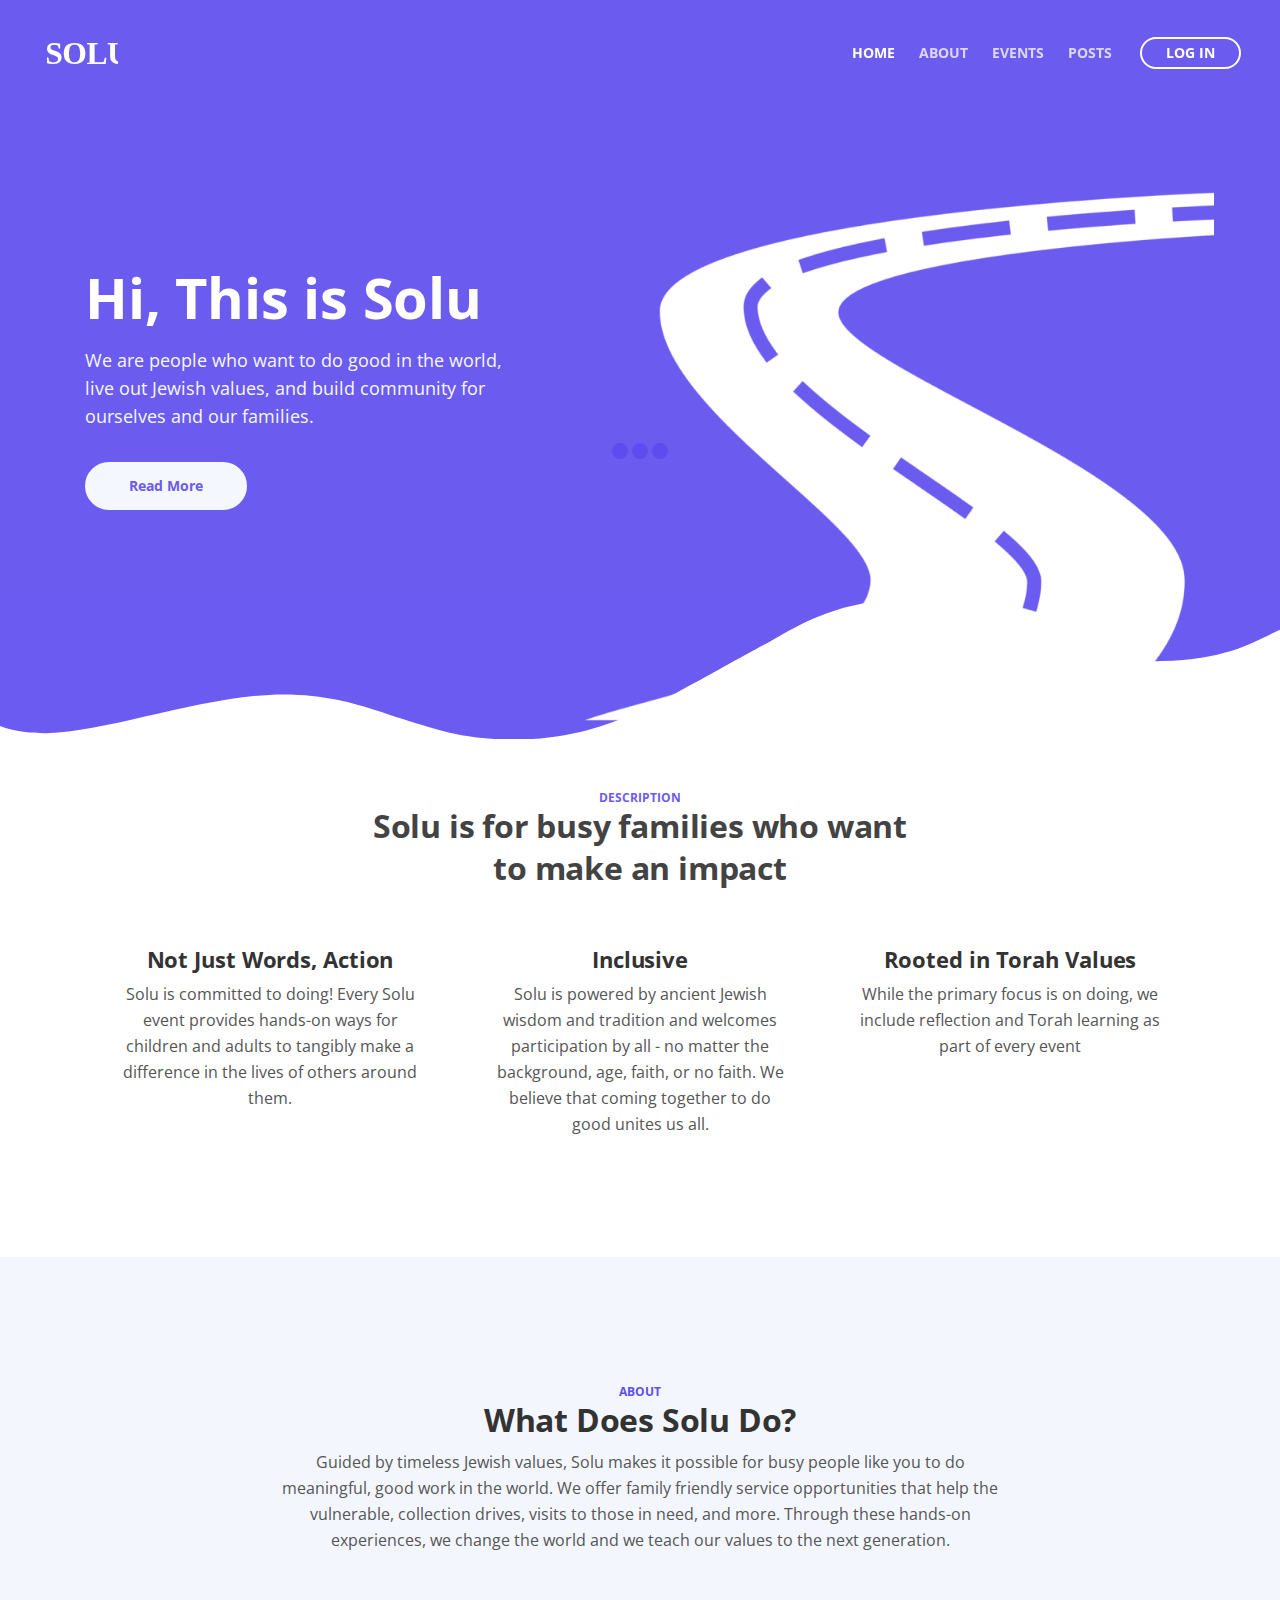
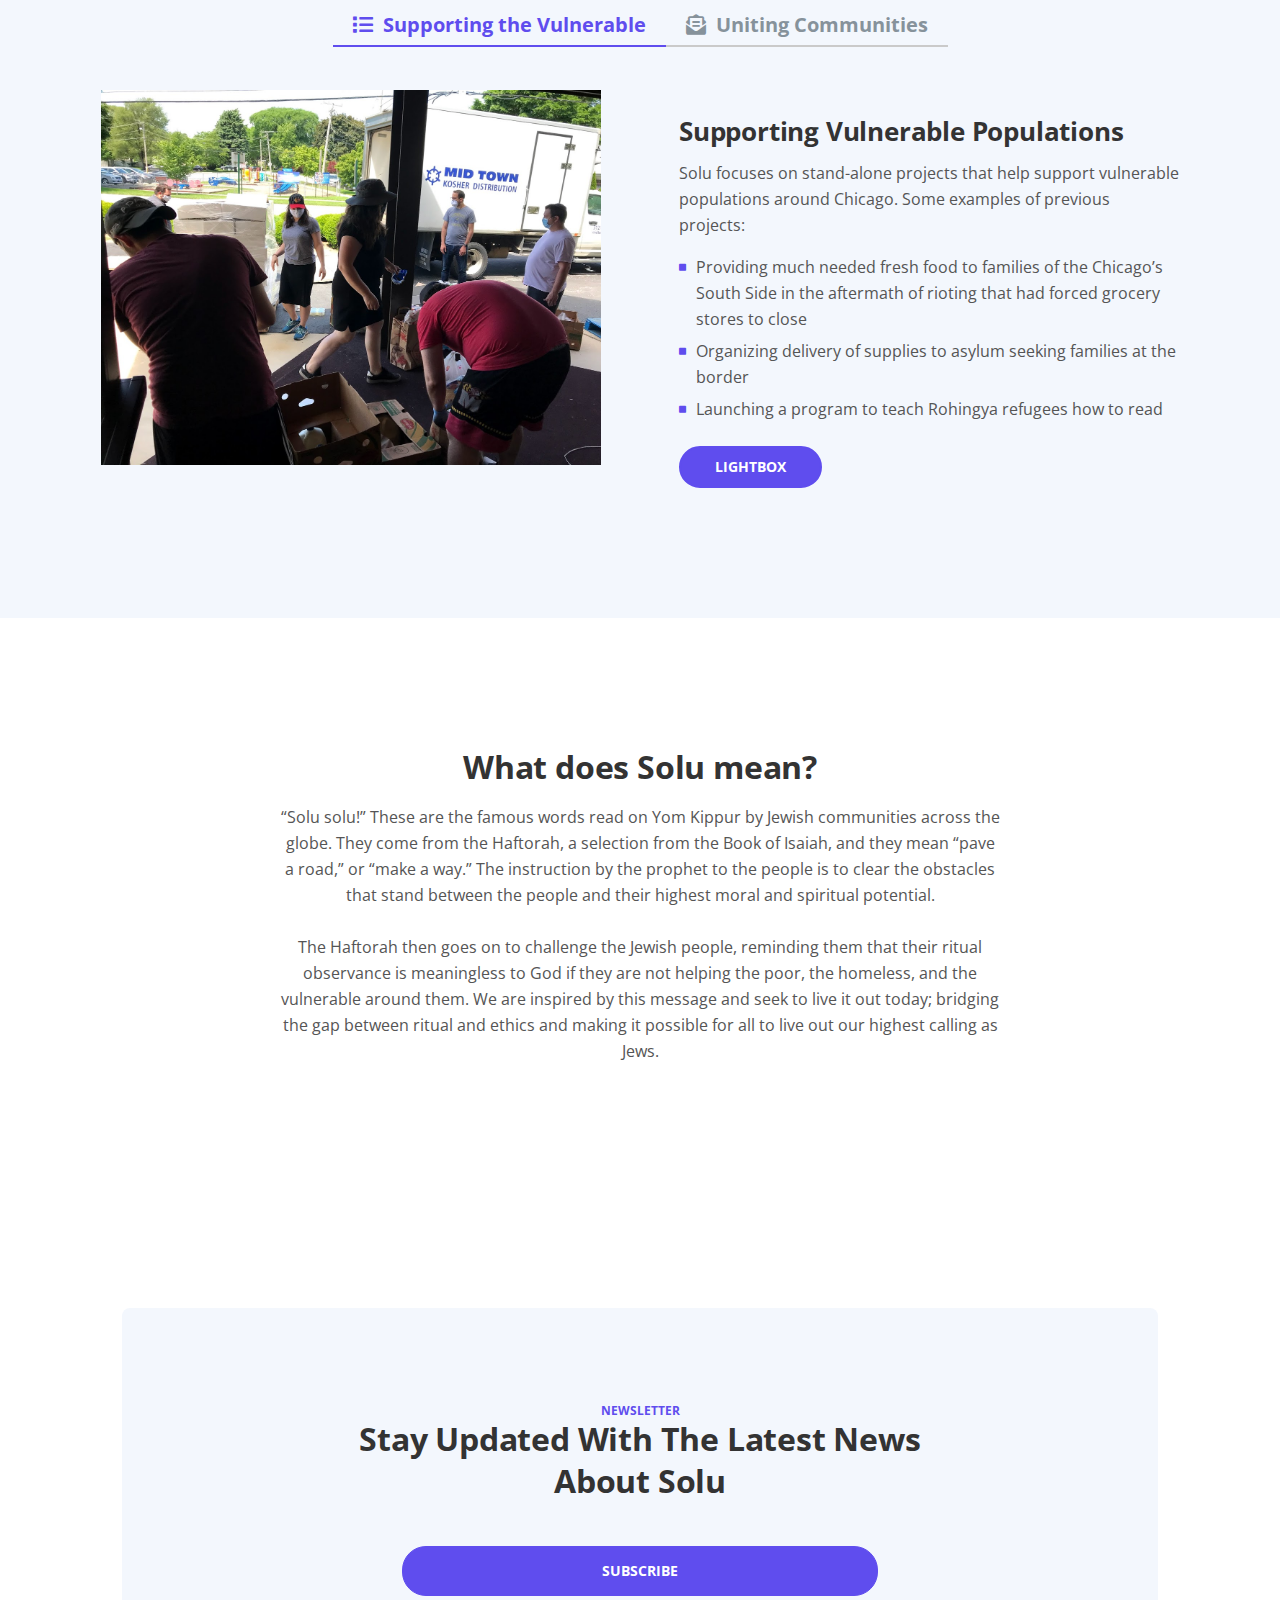
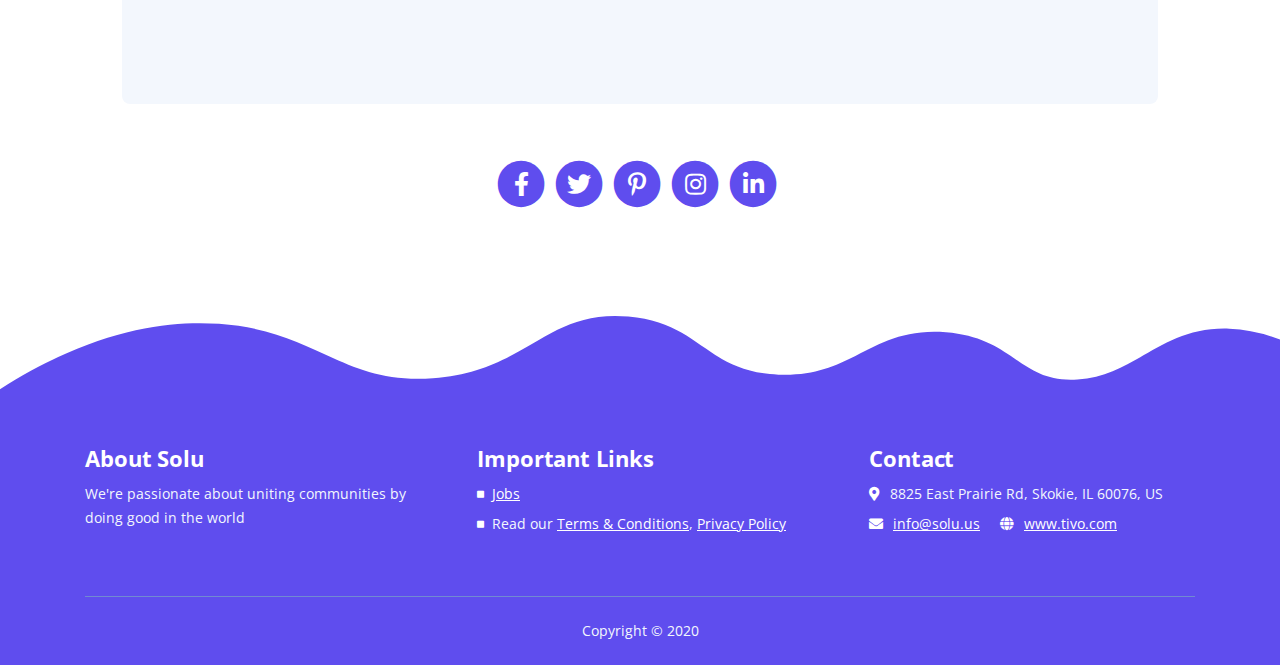
<file: index.html>
<!DOCTYPE html>
<html lang="en">
<head>
    <meta charset="utf-8">
    <meta name="viewport" content="width=device-width, initial-scale=1, shrink-to-fit=no">

    <!-- SEO Meta Tags -->
    <meta name="description" content="Tivo is a HTML landing page template built with Bootstrap to help you crate engaging presentations for SaaS apps and convert visitors into users.">
    <meta name="author" content="Inovatik">

    <!-- OG Meta Tags to improve the way the post looks when you share the page on LinkedIn, Facebook, Google+ -->
	<meta property="og:site_name" content="" /> <!-- website name -->
	<meta property="og:site" content="" /> <!-- website link -->
	<meta property="og:title" content=""/> <!-- title shown in the actual shared post -->
	<meta property="og:description" content="" /> <!-- description shown in the actual shared post -->
	<meta property="og:image" content="" /> <!-- image link, make sure it's jpg -->
	<meta property="og:url" content="" /> <!-- where do you want your post to link to -->
	<meta property="og:type" content="article" />

    <!-- Website Title -->
    <title>Solu!</title>

    <!-- Styles -->
    <link href="https://fonts.googleapis.com/css?family=Open+Sans:400,400i,700&display=swap&subset=latin-ext" rel="stylesheet">
    <link href="css/bootstrap.css" rel="stylesheet">
    <link href="css/fontawesome-all.css" rel="stylesheet">
    <link href="css/swiper.css" rel="stylesheet">
	<link href="css/magnific-popup.css" rel="stylesheet">
	<link href="css/styles.css" rel="stylesheet">

	<!-- Favicon  -->
      <link rel="icon" href="images/solu-s-road.png">
</head>
<body data-spy="scroll" data-target=".fixed-top">

    <!-- Preloader -->
	<div class="spinner-wrapper">
        <div class="spinner">
            <div class="bounce1"></div>
            <div class="bounce2"></div>
            <div class="bounce3"></div>
        </div>
    </div>
    <!-- end of preloader -->


    <!-- Navigation -->
    <nav class="navbar navbar-expand-lg navbar-dark navbar-custom fixed-top">
        <div class="container">

            <!-- Text Logo - Use this if you don't have a graphic logo -->
            <!-- <a class="navbar-brand logo-text page-scroll" href="index.html">Tivo</a> -->

            <!-- Image Logo -->
            <a class="navbar-brand logo-image" href="index.html"><img src="images/SOLU-logo.svg" alt="alternative"></a>

            <!-- Mobile Menu Toggle Button -->
            <button class="navbar-toggler" type="button" data-toggle="collapse" data-target="#navbarsExampleDefault" aria-controls="navbarsExampleDefault" aria-expanded="false" aria-label="Toggle navigation">
                <span class="navbar-toggler-awesome fas fa-bars"></span>
                <span class="navbar-toggler-awesome fas fa-times"></span>
            </button>
            <!-- end of mobile menu toggle button -->

            <div class="collapse navbar-collapse" id="navbarsExampleDefault">
                <ul class="navbar-nav ml-auto">
                    <li class="nav-item">
                        <a class="nav-link page-scroll" href="#header">HOME <span class="sr-only">(current)</span></a>
                    </li>
                    <li class="nav-item">
                        <a class="nav-link page-scroll" href="#features">ABOUT</a>
                    </li>

                    <li class="nav-item">
                        <a class="nav-link page-scroll" href="/events">EVENTS</a>
                    </li>
                    <li class="nav-item">
                        <a class="nav-link page-scroll" href="https://medium.com/solusolu">POSTS <span class="sr-only">(current)</span></a>
                    </li>
                    <!-- HIDE DETAILS NAV ITEM

                     --Dropdown Menu--
                    <li class="nav-item dropdown">
                        <a class="nav-link dropdown-toggle page-scroll" href="#video" id="navbarDropdown" role="button" aria-haspopup="true" aria-expanded="false">VIDEO</a>
                        <div class="dropdown-menu" aria-labelledby="navbarDropdown">
                            <a class="dropdown-item" href="article-details.html"><span class="item-text">ARTICLE DETAILS</span></a>
                            <div class="dropdown-items-divide-hr"></div>
                            <a class="dropdown-item" href="terms-conditions.html"><span class="item-text">TERMS CONDITIONS</span></a>
                            <div class="dropdown-items-divide-hr"></div>
                            <a class="dropdown-item" href="privacy-policy.html"><span class="item-text">PRIVACY POLICY</span></a>
                        </div>
                    </li>
                    <!-- end of dropdown menu -->

<!-- HIDE PRICING NAV ITEMS
                    <li class="nav-item">
                        <a class="nav-link page-scroll" href="#pricing">PRICING</a>
                    </li>
END HIDING NAV ITEM  -->

                </ul>
                <span class="nav-item">
                    <a class="btn-outline-sm" href="log-in.html">LOG IN</a>
                </span>
            </div>
        </div> <!-- end of container -->
    </nav> <!-- end of navbar -->
    <!-- end of navigation -->


    <!-- Header -->
    <header id="header" class="header">
        <div class="header-content">
            <div class="container">
                <div class="row">
                    <div class="col-lg-6 col-xl-5">
                        <div class="text-container">
                            <h1>Hi, This is Solu</h1>
                            <p class="p-large">We are people who want to do good in the world, live out Jewish values, and build community for ourselves and our families.
</p>
                            <a class="btn-solid-lg page-scroll" href="#cards-1">Read More</a>
                        </div> <!-- end of text-container -->
                    </div> <!-- end of col -->
                    <div class="col-lg-6 col-xl-7">
                        <div class="image-container">
                            <div class="img-wrapper">
                                <img class="img-fluid" src="images/winding-road-solu.png" alt="alternative">
                            </div> <!-- end of img-wrapper -->
                        </div> <!-- end of image-container -->
                    </div> <!-- end of col -->
                </div> <!-- end of row -->
            </div> <!-- end of container -->
        </div> <!-- end of header-content -->
    </header> <!-- end of header -->
    <svg class="header-frame" data-name="Layer 1" xmlns="http://www.w3.org/2000/svg" preserveAspectRatio="none" viewBox="0 0 1920 310"><defs><style>.cls-1{fill:#5f4def;}</style></defs><title>header-frame</title><path class="cls-1" d="M0,283.054c22.75,12.98,53.1,15.2,70.635,14.808,92.115-2.077,238.3-79.9,354.895-79.938,59.97-.019,106.17,18.059,141.58,34,47.778,21.511,47.778,21.511,90,38.938,28.418,11.731,85.344,26.169,152.992,17.971,68.127-8.255,115.933-34.963,166.492-67.393,37.467-24.032,148.6-112.008,171.753-127.963,27.951-19.26,87.771-81.155,180.71-89.341,72.016-6.343,105.479,12.388,157.434,35.467,69.73,30.976,168.93,92.28,256.514,89.405,100.992-3.315,140.276-41.7,177-64.9V0.24H0V283.054Z"/></svg>
    <!-- end of header -->


    <!-- Customers -->
    <div class="slider-1" style="display:none">
        <div class="container">
            <div class="row">
                <div class="col-lg-12">

                    <!-- Image Slider -->
                    <div class="slider-container">
                        <div class="swiper-container image-slider">
                            <div class="swiper-wrapper">
                                <div class="swiper-slide">
                                        <img class="img-fluid" src="images/customer-logo-1.png" alt="alternative">
                                </div>
                                <div class="swiper-slide">
                                        <img class="img-fluid" src="images/customer-logo-2.png" alt="alternative">
                                </div>
                                <div class="swiper-slide">
                                        <img class="img-fluid" src="images/customer-logo-3.png" alt="alternative">
                                </div>
                                <div class="swiper-slide">
                                        <img class="img-fluid" src="images/customer-logo-4.png" alt="alternative">
                                </div>
                                <div class="swiper-slide">
                                        <img class="img-fluid" src="images/customer-logo-5.png" alt="alternative">
                                </div>
                                <div class="swiper-slide">
                                        <img class="img-fluid" src="images/customer-logo-6.png" alt="alternative">
                                </div>
                            </div> <!-- end of swiper-wrapper -->
                        </div> <!-- end of swiper container -->
                    </div> <!-- end of slider-container -->
                    <!-- end of image slider -->

                </div> <!-- end of col -->
            </div> <!-- end of row -->
        </div> <!-- end of container -->
    </div> <!-- end of slider-1 -->
    <!-- end of customers -->


    <!-- Description -->
<div id="cards-1"</div>
    <div class="cards-1">
        <div class="container">
            <div class="row">
                <div class="col-lg-12">
                    <div class="above-heading">DESCRIPTION</div>
                    <h2 class="h2-heading">Solu is for busy families who want to make an impact</h2>
                </div> <!-- end of col -->
            </div> <!-- end of row -->
            <div class="row">
                <div class="col-lg-12">

                    <!-- Card -->
                    <div class="card">
                        <div class="card-image" style="display:none">
                            <img class="img-fluid" src="images/action-image.png" alt="alternative">
                        </div>
                        <div class="card-body">
                            <h4 class="card-title">Not Just Words, Action</h4>
                            <p>Solu is committed to doing! Every Solu event provides hands-on ways for children and adults to tangibly make a difference in the lives of others around them. </p>
                        </div>
                    </div>
                    <!-- end of card -->

                    <!-- Card -->
                    <div class="card">
                        <div class="card-image" style="display:none">
                            <img class="img-fluid" src="images/description-2.png" alt="alternative">
                        </div>
                        <div class="card-body">
                            <h4 class="card-title">Inclusive</h4>
                            <p>Solu is powered by ancient Jewish wisdom and tradition and welcomes participation by all - no matter the background, age, faith, or no faith. We believe that coming together to do good unites us all.</p>
                        </div>
                    </div>
                    <!-- end of card -->

                    <!-- Card -->
                    <div class="card">
                        <div class="card-image" style="display:none">
                            <img class="img-fluid" src="images/description-3.png" alt="alternative">
                        </div>
                        <div class="card-body">
                            <h4 class="card-title">Rooted in Torah Values</h4>
                            <p>While the primary focus is on doing, we include reflection and Torah learning as part of every event</p>
                        </div>
                    </div>
                    <!-- end of card -->

                </div> <!-- end of col -->
            </div> <!-- end of row -->
        </div> <!-- end of container -->
    </div> <!-- end of cards-1 -->
    <!-- end of description -->


    <!-- Features -->
    <div id="features" class="tabs">
        <div class="container">
            <div class="row">
                <div class="col-lg-12">
                    <div class="above-heading">ABOUT</div>
                    <h2 class="h2-heading">What Does Solu Do?</h2>
                    <p class="p-heading">Guided by timeless Jewish values, Solu makes it possible for busy people like you to do meaningful, good work in the world. We offer family friendly service opportunities that help the vulnerable, collection drives, visits to those in need, and more. Through these hands-on experiences, we change the world and we teach our values to the next generation.</p>
                </div> <!-- end of col -->
            </div> <!-- end of row -->
            <div class="row">
                <div class="col-lg-12">

                    <!-- Tabs Links -->
                    <ul class="nav nav-tabs" id="argoTabs" role="tablist">
                        <li class="nav-item">
                            <a class="nav-link active" id="nav-tab-1" data-toggle="tab" href="#tab-1" role="tab" aria-controls="tab-1" aria-selected="true"><i class="fas fa-list"></i>Supporting the Vulnerable</a>
                        </li>
                        <li class="nav-item">
                            <a class="nav-link" id="nav-tab-2" data-toggle="tab" href="#tab-2" role="tab" aria-controls="tab-2" aria-selected="false"><i class="fas fa-envelope-open-text"></i>Uniting Communities</a>
                        </li>
                        <li class="nav-item" style="display:none">
                            <a class="nav-link" id="nav-tab-3" data-toggle="tab" href="#tab-3" role="tab" aria-controls="tab-3" aria-selected="false"><i class="fas fa-chart-bar"></i>Service Days</a>
                        </li>
                    </ul>
                    <!-- end of tabs links -->

                    <!-- Tabs Content -->
                    <div class="tab-content" id="argoTabsContent">

                        <!-- Tab -->
                        <div class="tab-pane fade show active" id="tab-1" role="tabpanel" aria-labelledby="tab-1">
                            <div class="row">
                                <div class="col-lg-6">
                                    <div class="image-container">
                                        <img class="img-fluid" src="images/IMG_4932.jpg" alt="alternative" >
                                    </div> <!-- end of image-container -->
                                </div> <!-- end of col -->
                                <div class="col-lg-6">
                                    <div class="text-container">
                                        <h3>Supporting Vulnerable Populations</h3>
                                        <p>Solu focuses on stand-alone projects that help support vulnerable populations around Chicago. Some examples of previous projects:</p>
                                        <ul class="list-unstyled li-space-lg">
                                            <li class="media">
                                                <i class="fas fa-square"></i>
                                                <div class="media-body">Providing much needed fresh food to families of the Chicago’s South Side in the aftermath of rioting that had forced grocery stores to close</div>
                                            </li>
                                            <li class="media">
                                                <i class="fas fa-square"></i>
                                                <div class="media-body">Organizing delivery of supplies to asylum seeking families at the border</div>
                                            </li>
                                            <li class="media">
                                                <i class="fas fa-square"></i>
                                                <div class="media-body">Launching a program to teach Rohingya refugees how to read</div>
                                            </li>
                                        </ul>
                                        <a class="btn-solid-reg popup-with-move-anim" href="#details-lightbox-1">LIGHTBOX</a>
                                    </div> <!-- end of text-container -->
                                </div> <!-- end of col -->
                            </div> <!-- end of row -->
                        </div> <!-- end of tab-pane -->
                        <!-- end of tab -->

                        <!-- Tab -->
                        <div class="tab-pane fade" id="tab-2" role="tabpanel" aria-labelledby="tab-2">
                            <div class="row">
                                <div class="col-lg-6">
                                    <div class="image-container">
                                        <img class="img-fluid" src="images/HjTFRd7w.jpeg" alt="alternative">
                                    </div> <!-- end of image-container -->
                                </div> <!-- end of col -->
                                <div class="col-lg-6">
                                    <div class="text-container">
                                        <h3>Uniting Communities</h3>
                                        <p>Solu aims to build bridges between communities all over Chicago, between faiths and within faiths. We seek opportunities to support communities in their times of need. Some examples of previous activities:</p>
                                        <ul class="list-unstyled li-space-lg">
                                            <li class="media">
                                                <i class="fas fa-square"></i>
                                                <div class="media-body">Action and support for community groups in the face of gun violence on the South Side of Chicago - going to Englewood and Bronzeville to support innovative efforts to address the crisis</div>
                                            </li>
                                            <li class="media">
                                                <i class="fas fa-square"></i>
                                                <div class="media-body">Standing with and offering comfort to a local mosque after the tragic shooting in Christchurch </div>
                                            </li>

                                        </ul>
                                        <a class="btn-solid-reg popup-with-move-anim" href="#details-lightbox-2">LIGHTBOX</a>
                                    </div> <!-- end of text-container -->
                                </div> <!-- end of col -->
                            </div> <!-- end of row -->
                        </div> <!-- end of tab-pane -->
                        <!-- end of tab -->

                        <!-- Tab -->
                        <div class="tab-pane fade" id="tab-3" role="tabpanel" aria-labelledby="tab-3">
                            <div class="row">
                                <div class="col-lg-6">
                                    <div class="image-container">
                                        <img class="img-fluid" src="images/features-3.png" alt="alternative" style="display:none">
                                    </div> <!-- end of image-container -->
                                </div> <!-- end of col -->
                                <div class="col-lg-6">
                                    <div class="text-container">
                                        <h3>Analytics Control Panel</h3>
                                        <p>Analytics control  panel is important for every marketing team so it's beed implemented from the begging and designed to produce reports based on very little input information.</p>
                                        <ul class="list-unstyled li-space-lg">
                                            <li class="media">
                                                <i class="fas fa-square"></i>
                                                <div class="media-body">If you set it up correctly you will get acces to great intel</div>
                                            </li>
                                            <li class="media">
                                                <i class="fas fa-square"></i>
                                                <div class="media-body">Easy to integrate in your websites and landing pages</div>
                                            </li>
                                            <li class="media">
                                                <i class="fas fa-square"></i>
                                                <div class="media-body">The generated reports are important for your strategy</div>
                                            </li>
                                        </ul>
                                        <a class="btn-solid-reg popup-with-move-anim" href="#details-lightbox-3">LIGHTBOX</a>
                                    </div> <!-- end of text-container -->
                                </div> <!-- end of col -->
                            </div> <!-- end of row -->
                        </div> <!-- end of tab-pane -->
                        <!-- end of tab -->

                    </div> <!-- end of tab content -->
                    <!-- end of tabs content -->

                </div> <!-- end of col -->
            </div> <!-- end of row -->
        </div> <!-- end of container -->
    </div> <!-- end of tabs -->
    <!-- end of features -->


    <!-- Details Lightboxes -->
    <!-- Details Lightbox 1 -->
	<div id="details-lightbox-1" class="lightbox-basic zoom-anim-dialog mfp-hide">
        <div class="container">
            <div class="row">
                <button title="Close (Esc)" type="button" class="mfp-close x-button">×</button>
                <div class="col-lg-8">
                    <div class="image-container">
                        <img class="img-fluid" src="images/details-lightbox.png" alt="alternative">
                    </div> <!-- end of image-container -->
                </div> <!-- end of col -->
                <div class="col-lg-4">
                    <h3>List Building</h3>
                    <hr>
                    <h5>Core service</h5>
                    <p>It's very easy to start using Tivo. You just need to fill out and submit the Sign Up Form and you will receive access to the app.</p>
                    <ul class="list-unstyled li-space-lg">
                        <li class="media">
                            <i class="fas fa-square"></i><div class="media-body">List building framework</div>
                        </li>
                        <li class="media">
                            <i class="fas fa-square"></i><div class="media-body">Easy database browsing</div>
                        </li>
                        <li class="media">
                            <i class="fas fa-square"></i><div class="media-body">User administration</div>
                        </li>
                        <li class="media">
                            <i class="fas fa-square"></i><div class="media-body">Automate user signup</div>
                        </li>
                        <li class="media">
                            <i class="fas fa-square"></i><div class="media-body">Quick formatting tools</div>
                        </li>
                        <li class="media">
                            <i class="fas fa-square"></i><div class="media-body">Fast email checking</div>
                        </li>
                    </ul>
                    <a class="btn-solid-reg mfp-close" href="sign-up.html">SIGN UP</a> <a class="btn-outline-reg mfp-close as-button" href="#screenshots">BACK</a>
                </div> <!-- end of col -->
            </div> <!-- end of row -->
        </div> <!-- end of container -->
    </div> <!-- end of lightbox-basic -->
    <!-- end of details lightbox 1 -->

    <!-- Details Lightbox 2 -->
	<div id="details-lightbox-2" class="lightbox-basic zoom-anim-dialog mfp-hide">
        <div class="container">
            <div class="row">
                <button title="Close (Esc)" type="button" class="mfp-close x-button">×</button>
                <div class="col-lg-8">
                    <div class="image-container">
                        <img class="img-fluid" src="images/details-lightbox.png" alt="alternative">
                    </div> <!-- end of image-container -->
                </div> <!-- end of col -->
                <div class="col-lg-4">
                    <h3>Campaign Monitoring</h3>
                    <hr>
                    <h5>Core service</h5>
                    <p>It's very easy to start using Tivo. You just need to fill out and submit the Sign Up Form and you will receive access to the app.</p>
                    <ul class="list-unstyled li-space-lg">
                        <li class="media">
                            <i class="fas fa-square"></i><div class="media-body">List building framework</div>
                        </li>
                        <li class="media">
                            <i class="fas fa-square"></i><div class="media-body">Easy database browsing</div>
                        </li>
                        <li class="media">
                            <i class="fas fa-square"></i><div class="media-body">User administration</div>
                        </li>
                        <li class="media">
                            <i class="fas fa-square"></i><div class="media-body">Automate user signup</div>
                        </li>
                        <li class="media">
                            <i class="fas fa-square"></i><div class="media-body">Quick formatting tools</div>
                        </li>
                        <li class="media">
                            <i class="fas fa-square"></i><div class="media-body">Fast email checking</div>
                        </li>
                    </ul>
                    <a class="btn-solid-reg mfp-close" href="sign-up.html">SIGN UP</a> <a class="btn-outline-reg mfp-close as-button" href="#screenshots">BACK</a>
                </div> <!-- end of col -->
            </div> <!-- end of row -->
        </div> <!-- end of container -->
    </div> <!-- end of lightbox-basic -->
    <!-- end of details lightbox 2 -->

    <!-- Details Lightbox 3 -->
	<div id="details-lightbox-3" class="lightbox-basic zoom-anim-dialog mfp-hide">
        <div class="container">
            <div class="row">
                <button title="Close (Esc)" type="button" class="mfp-close x-button">×</button>
                <div class="col-lg-8">
                    <div class="image-container">
                        <img class="img-fluid" src="images/details-lightbox.png" alt="alternative">
                    </div> <!-- end of image-container -->
                </div> <!-- end of col -->
                <div class="col-lg-4">
                    <h3>Analytics Tools</h3>
                    <hr>
                    <h5>Core service</h5>
                    <p>It's very easy to start using Tivo. You just need to fill out and submit the Sign Up Form and you will receive access to the app.</p>
                    <ul class="list-unstyled li-space-lg">
                        <li class="media">
                            <i class="fas fa-square"></i><div class="media-body">List building framework</div>
                        </li>
                        <li class="media">
                            <i class="fas fa-square"></i><div class="media-body">Easy database browsing</div>
                        </li>
                        <li class="media">
                            <i class="fas fa-square"></i><div class="media-body">User administration</div>
                        </li>
                        <li class="media">
                            <i class="fas fa-square"></i><div class="media-body">Automate user signup</div>
                        </li>
                        <li class="media">
                            <i class="fas fa-square"></i><div class="media-body">Quick formatting tools</div>
                        </li>
                        <li class="media">
                            <i class="fas fa-square"></i><div class="media-body">Fast email checking</div>
                        </li>
                    </ul>
                    <a class="btn-solid-reg mfp-close" href="sign-up.html">SIGN UP</a> <a class="btn-outline-reg mfp-close as-button" href="#screenshots">BACK</a>
                </div> <!-- end of col -->
            </div> <!-- end of row -->
        </div> <!-- end of container -->
    </div> <!-- end of lightbox-basic -->
    <!-- end of details lightbox 3 -->
    <!-- end of details lightboxes -->


    <!-- Details -->
    <div id="details" class="basic-1">
        <div class="container">
            <div class="row">
                <div class="col-lg-12">
                    <h2 class="h2-heading" style="text-align:center">What does Solu mean?</h2>
                    <p class="p-heading" style="text-align:center">“Solu solu!” These are the famous words read on Yom Kippur by Jewish communities across the globe.
                    They come from the Haftorah, a selection from the Book of Isaiah, and they mean “pave a road,” or “make a way.”
                    The instruction by the prophet to the people is to clear the obstacles that stand between the people and their highest moral and spiritual potential. <br> <br> The Haftorah then goes on to challenge the Jewish people, reminding them that their ritual observance is meaningless to God if they are not helping the poor, the homeless, and the vulnerable around them. We are inspired by this message and seek to live it out today; bridging the gap between ritual and ethics and making it possible for all to live out our highest calling as Jews.</p>




                        <ul class="list-unstyled li-space-lg" style="display:none">
                            <li class="media">
                                <i class="fas fa-square"></i>
                                <div class="media-body">Understand customers and meet their requirements</div>
                            </li>
                            <li class="media">
                                <i class="fas fa-square"></i>
                                <div class="media-body">Targeted client base with Tivo's efficient technology</div>
                            </li>
                        </ul>
                        <!-- <a class="btn-solid-reg page-scroll" href="sign-up.html">SIGN UP</a> -->
                </div> <!-- end of col -->
                <div class="col-lg-6">
<!--
                  <div class="image-container">
                      <img class="img-fluid" src="images/details.png" alt="alternative">
                  </div>
-->


                </div> <!-- end of col -->
            </div> <!-- end of row -->
        </div> <!-- end of container -->
    </div> <!-- end of basic-1 -->
    <!-- end of details -->


    <!-- Video -->
    <div id="video" class="basic-2" style="display:none">
        <div class="container">
            <div class="row">
                <div class="col-lg-12">

                    <!-- Video Preview -->
                    <div class="image-container">
                        <div class="video-wrapper">
                            <a class="popup-youtube" href="https://www.youtube.com/watch?v=fLCjQJCekTs" data-effect="fadeIn">
                                <img class="img-fluid" src="images/video-image.png" alt="alternative">
                                <span class="video-play-button">
                                    <span></span>
                                </span>
                            </a>
                        </div> <!-- end of video-wrapper -->
                    </div> <!-- end of image-container -->
                    <!-- end of video preview -->

                    <div class="p-heading">What better way to show off Tivo marketing automation saas app than presenting you some great situations of each module and tool available to users in a video</div>
                </div> <!-- end of col -->
            </div> <!-- end of row -->
        </div> <!-- end of container -->
    </div> <!-- end of basic-2 -->
    <!-- end of video -->


    <!-- Pricing -->
    <!-- CURRENTLY SET TO DISPLAY:NONE -->
    <div id="pricing" class="cards-2" style="display:none">
        <div class="container">
            <div class="row">
                <div class="col-lg-12">
                    <div class="above-heading">PRICING</div>
                    <h2 class="h2-heading">Pricing Options Table</h2>
                </div> <!-- end of col -->
            </div> <!-- end of row -->
            <div class="row">
                <div class="col-lg-12">

                    <!-- Card-->
                    <div class="card">
                        <div class="card-body">
                            <div class="card-title">BASIC</div>
                            <div class="price"><span class="currency">$</span><span class="value">Free</span></div>
                            <div class="frequency">14 days trial</div>
                            <div class="divider"></div>
                            <ul class="list-unstyled li-space-lg">
                                <li class="media">
                                    <i class="fas fa-check"></i><div class="media-body">Email Marketing Module</div>
                                </li>
                                <li class="media">
                                    <i class="fas fa-check"></i><div class="media-body">User Control Management</div>
                                </li>
                                <li class="media">
                                    <i class="fas fa-times"></i><div class="media-body">List Building And Cleaning</div>
                                </li>
                                <li class="media">
                                    <i class="fas fa-times"></i><div class="media-body">Collected Data Reports</div>
                                </li>
                                <li class="media">
                                    <i class="fas fa-times"></i><div class="media-body">Planning And Evaluation</div>
                                </li>
                            </ul>
                            <div class="button-wrapper">
                                <a class="btn-solid-reg page-scroll" href="sign-up.html">SIGN UP</a>
                            </div>
                        </div>
                    </div> <!-- end of card -->
                    <!-- end of card -->

                    <!-- Card-->
                    <div class="card">
                        <div class="card-body">
                            <div class="card-title">ADVANCED</div>
                            <div class="price"><span class="currency">$</span><span class="value">29.99</span></div>
                            <div class="frequency">monthly</div>
                            <div class="divider"></div>
                            <ul class="list-unstyled li-space-lg">
                                <li class="media">
                                    <i class="fas fa-check"></i><div class="media-body">Email Marketing Module</div>
                                </li>
                                <li class="media">
                                    <i class="fas fa-check"></i><div class="media-body">User Control Management</div>
                                </li>
                                <li class="media">
                                    <i class="fas fa-check"></i><div class="media-body">List Building And Cleaning</div>
                                </li>
                                <li class="media">
                                    <i class="fas fa-times"></i><div class="media-body">Collected Data Reports</div>
                                </li>
                                <li class="media">
                                    <i class="fas fa-times"></i><div class="media-body">Planning And Evaluation</div>
                                </li>
                            </ul>
                            <div class="button-wrapper">
                                <a class="btn-solid-reg page-scroll" href="sign-up.html">SIGN UP</a>
                            </div>
                        </div>
                    </div> <!-- end of card -->
                    <!-- end of card -->

                    <!-- Card-->
                    <div class="card">
                        <!--<div class="label">
                            <p class="best-value">Best Value</p>
                        </div> -->
                        <div class="card-body">
                            <div class="card-title">COMPLETE</div>
                            <div class="price"><span class="currency">$</span><span class="value">39.99</span></div>
                            <div class="frequency">monthly</div>
                            <div class="divider"></div>
                            <ul class="list-unstyled li-space-lg">
                                <li class="media">
                                    <i class="fas fa-check"></i><div class="media-body">Email Marketing Module</div>
                                </li>
                                <li class="media">
                                    <i class="fas fa-check"></i><div class="media-body">User Control Management</div>
                                </li>
                                <li class="media">
                                    <i class="fas fa-check"></i><div class="media-body">List Building And Cleaning</div>
                                </li>
                                <li class="media">
                                    <i class="fas fa-check"></i><div class="media-body">Collected Data Reports</div>
                                </li>
                                <li class="media">
                                    <i class="fas fa-check"></i><div class="media-body">Planning And Evaluation</div>
                                </li>
                            </ul>
                            <div class="button-wrapper">
                                <a class="btn-solid-reg page-scroll" href="sign-up.html">SIGN UP</a>
                            </div>
                        </div>
                    </div> <!-- end of card -->
                    <!-- end of card -->

                </div> <!-- end of col -->
            </div> <!-- end of row -->
        </div> <!-- end of container -->
    </div> <!-- end of cards-2 -->
    <!-- end of pricing -->


    <!-- Testimonials -->
    <div class="slider-2" style="display:none">
        <div class="container">
            <div class="row">
                <div class="col-lg-12">

                    <!-- Text Slider -->
                    <div class="slider-container">
                        <div class="swiper-container text-slider">
                            <div class="swiper-wrapper">

                                <!-- Slide -->
                                <div class="swiper-slide">
                                    <div class="image-wrapper">
                                        <img class="img-fluid" src="images/testimonial-1.jpg" alt="alternative">
                                    </div> <!-- end of image-wrapper -->
                                    <div class="text-wrapper">
                                        <div class="testimonial-text">I started to use Tivo with the free trial about a year ago and never stopped since then. It does all the repeating marketing tasks and allows me to focus on core development activities like new product research and design. I love it and recommend it to everyone.</div>
                                        <div class="testimonial-author">Jude Thorn - Online Marketer</div>
                                    </div> <!-- end of text-wrapper -->
                                </div> <!-- end of swiper-slide -->
                                <!-- end of slide -->

                                <!-- Slide -->
                                <div class="swiper-slide">
                                    <div class="image-wrapper">
                                        <img class="img-fluid" src="images/testimonial-2.jpg" alt="alternative">
                                    </div> <!-- end of image-wrapper -->
                                    <div class="text-wrapper">
                                        <div class="testimonial-text">Awesome features for the money. I never thought such a low ammount of money would bring me so many leads per month. Before Tivo I used the services of an agency which cost 10x more and delivered far less. Highly recommended to marketers focused on results.</div>
                                        <div class="testimonial-author">Roy Smith - Developer</div>
                                    </div> <!-- end of text-wrapper -->
                                </div> <!-- end of swiper-slide -->
                                <!-- end of slide -->

                                <!-- Slide -->
                                <div class="swiper-slide">
                                    <div class="image-wrapper">
                                        <img class="img-fluid" src="images/testimonial-3.jpg" alt="alternative">
                                    </div> <!-- end of image-wrapper -->
                                    <div class="text-wrapper">
                                        <div class="testimonial-text">Tivo is the best marketing automation app for small and medium sized business. It understands the mindset of young entrepreneurs and provides the necessary data for wise marketing decisions. Just give it a try and you will definitely not regret spending your time.</div>
                                        <div class="testimonial-author">Marsha Singer - Online Marketer</div>
                                    </div> <!-- end of text-wrapper -->
                                </div> <!-- end of swiper-slide -->
                                <!-- end of slide -->

                                <!-- Slide -->
                                <div class="swiper-slide">
                                    <div class="image-wrapper">
                                        <img class="img-fluid" src="images/testimonial-4.jpg" alt="alternative">
                                    </div> <!-- end of image-wrapper -->
                                    <div class="text-wrapper">
                                        <div class="testimonial-text">Tivo is one of the greatest marketing automation apps out there. I especially love the Reporting Tools module because it gives me such a great amount of information based on little amounts of input gathered in just few weeks of light weight usage. Recommended!</div>
                                        <div class="testimonial-author">Ronda Louis - Online Marketer</div>
                                    </div> <!-- end of text-wrapper -->
                                </div> <!-- end of swiper-slide -->
                                <!-- end of slide -->

                            </div> <!-- end of swiper-wrapper -->

                            <!-- Add Arrows -->
                            <div class="swiper-button-next"></div>
                            <div class="swiper-button-prev"></div>
                            <!-- end of add arrows -->

                        </div> <!-- end of swiper-container -->
                    </div> <!-- end of slider-container -->
                    <!-- end of text slider -->

                </div> <!-- end of col -->
            </div> <!-- end of row -->
        </div> <!-- end of container -->
    </div> <!-- end of slider-2 -->
    <!-- end of testimonials -->


    <!-- Newsletter -->
    <div class="form">
        <div class="container">
            <div class="row">
                <div class="col-lg-12">
                    <div class="text-container">
                        <div class="above-heading">NEWSLETTER</div>
                        <h2>Stay Updated With The Latest News About Solu</h2>

                        <!-- Newsletter Form -->
                        <form id="newsletterForm" data-toggle="validator" data-focus="false">

                            <div class="form-group">
                                <button type="submit" class="form-control-submit-button" onclick="window.open('https://docs.google.com/forms/d/e/1FAIpQLSfn4EHH7D7VTSHvKTZKH6rLFnzE_FidaGMByWycUkAE-RjDGQ/viewform?usp=sf_link')" >SUBSCRIBE</button>
                            </div>
                            <div class="form-message">
                                <div id="nmsgSubmit" class="h3 text-center hidden"></div>
                            </div>
                        </form>
                        <!-- end of newsletter form -->






                    </div> <!-- end of text-container -->
                </div> <!-- end of col -->
            </div> <!-- end of row -->
            <div class="row">
                <div class="col-lg-12">
                    <div class="icon-container">
                        <span class="fa-stack">
                            <a href="#your-link">
                                <i class="fas fa-circle fa-stack-2x"></i>
                                <i class="fab fa-facebook-f fa-stack-1x"></i>
                            </a>
                        </span>
                        <span class="fa-stack">
                            <a href="#your-link">
                                <i class="fas fa-circle fa-stack-2x"></i>
                                <i class="fab fa-twitter fa-stack-1x"></i>
                            </a>
                        </span>
                        <span class="fa-stack">
                            <a href="#your-link">
                                <i class="fas fa-circle fa-stack-2x"></i>
                                <i class="fab fa-pinterest-p fa-stack-1x"></i>
                            </a>
                        </span>
                        <span class="fa-stack">
                            <a href="#your-link">
                                <i class="fas fa-circle fa-stack-2x"></i>
                                <i class="fab fa-instagram fa-stack-1x"></i>
                            </a>
                        </span>
                        <span class="fa-stack">
                            <a href="#your-link">
                                <i class="fas fa-circle fa-stack-2x"></i>
                                <i class="fab fa-linkedin-in fa-stack-1x"></i>
                            </a>
                        </span>
                    </div> <!-- end of col -->
                </div> <!-- end of col -->
            </div> <!-- end of row -->
        </div> <!-- end of container -->
    </div> <!-- end of form -->
    <!-- end of newsletter -->


    <!-- Footer -->
    <svg class="footer-frame" data-name="Layer 2" xmlns="http://www.w3.org/2000/svg" preserveAspectRatio="none" viewBox="0 0 1920 79"><defs><style>.cls-2{fill:#5f4def;}</style></defs><title>footer-frame</title><path class="cls-2" d="M0,72.427C143,12.138,255.5,4.577,328.644,7.943c147.721,6.8,183.881,60.242,320.83,53.737,143-6.793,167.826-68.128,293-60.9,109.095,6.3,115.68,54.364,225.251,57.319,113.58,3.064,138.8-47.711,251.189-41.8,104.012,5.474,109.713,50.4,197.369,46.572,89.549-3.91,124.375-52.563,227.622-50.155A338.646,338.646,0,0,1,1920,23.467V79.75H0V72.427Z" transform="translate(0 -0.188)"/></svg>
    <div class="footer">
        <div class="container">
            <div class="row">
                <div class="col-md-4">
                    <div class="footer-col first">
                        <h4>About Solu</h4>
                        <p class="p-small">We're passionate about uniting communities by doing good in the world</p>
                    </div>
                </div> <!-- end of col -->
                <div class="col-md-4">
                    <div class="footer-col middle">
                        <h4>Important Links</h4>
                        <ul class="list-unstyled li-space-lg p-small">
                            <li class="media">
                                <i class="fas fa-square"></i>
                                <div class="media-body"> <a class="white" href="jobs/index.html">Jobs</a></div>
                            </li>
                            <li class="media">
                                <i class="fas fa-square"></i>
                                <div class="media-body">Read our <a class="white" href="terms-conditions.html">Terms & Conditions</a>, <a class="white" href="privacy-policy.html">Privacy Policy</a></div>
                            </li>
                        </ul>
                    </div>
                </div> <!-- end of col -->
                <div class="col-md-4">
                    <div class="footer-col last">
                        <h4>Contact</h4>
                        <ul class="list-unstyled li-space-lg p-small">
                            <li class="media">
                                <i class="fas fa-map-marker-alt"></i>
                                <div class="media-body">8825 East Prairie Rd, Skokie, IL 60076, US</div>
                            </li>
                            <li class="media">
                                <i class="fas fa-envelope"></i>
                                <div class="media-body"><a class="white" href="mailto:info@solu.us">info@solu.us</a> <i class="fas fa-globe"></i><a class="white" href="#your-link">www.tivo.com</a></div>
                            </li>
                        </ul>
                    </div>
                </div> <!-- end of col -->
            </div> <!-- end of row -->
        </div> <!-- end of container -->
    </div> <!-- end of footer -->
    <!-- end of footer -->


    <!-- Copyright -->
    <div class="copyright">
        <div class="container">
            <div class="row">
                <div class="col-lg-12">
                    <p class="p-small">Copyright © 2020 </p>
                </div> <!-- end of col -->
            </div> <!-- enf of row -->
        </div> <!-- end of container -->
    </div> <!-- end of copyright -->
    <!-- end of copyright -->


    <!-- Scripts -->
    <script src="js/jquery.min.js"></script> <!-- jQuery for Bootstrap's JavaScript plugins -->
    <script src="js/popper.min.js"></script> <!-- Popper tooltip library for Bootstrap -->
    <script src="js/bootstrap.min.js"></script> <!-- Bootstrap framework -->
    <script src="js/jquery.easing.min.js"></script> <!-- jQuery Easing for smooth scrolling between anchors -->
    <script src="js/swiper.min.js"></script> <!-- Swiper for image and text sliders -->
    <script src="js/jquery.magnific-popup.js"></script> <!-- Magnific Popup for lightboxes -->
    <script src="js/validator.min.js"></script> <!-- Validator.js - Bootstrap plugin that validates forms -->
    <script src="js/scripts.js"></script> <!-- Custom scripts -->
</body>
</html>
</file>
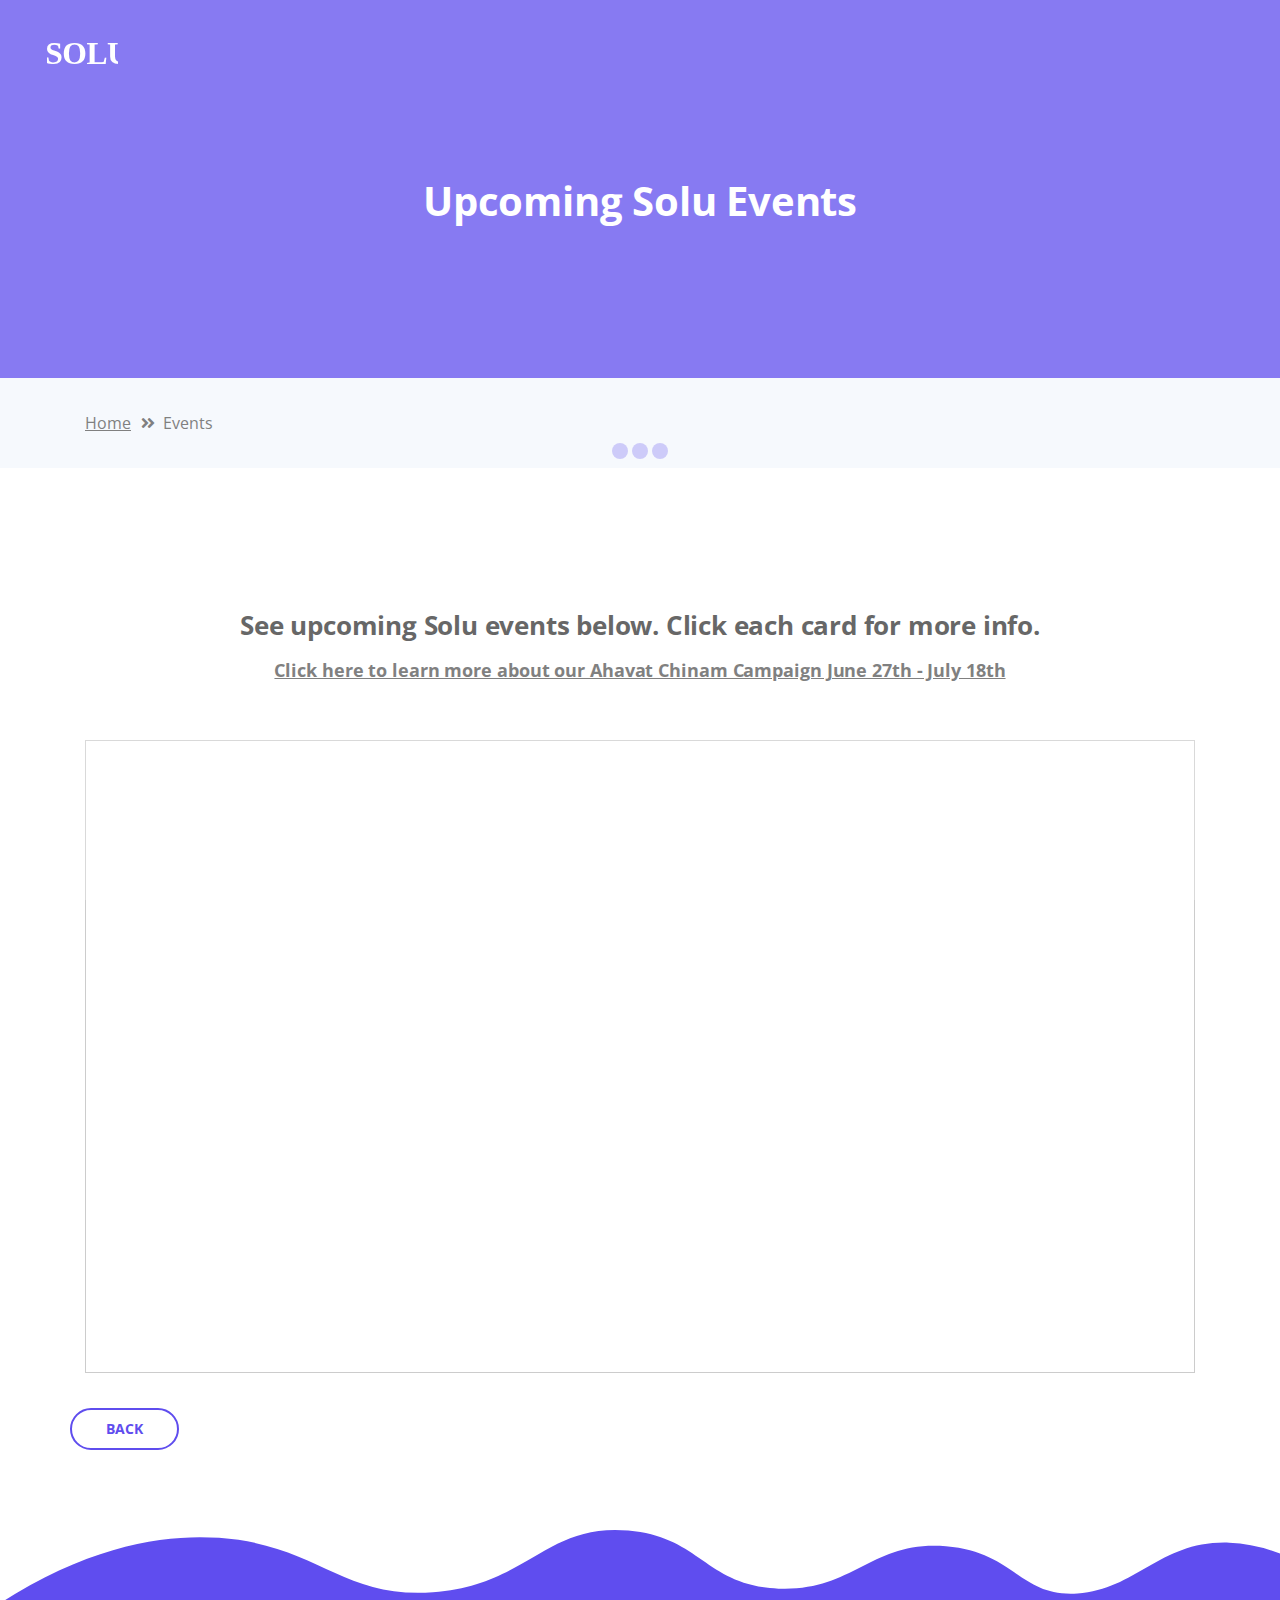
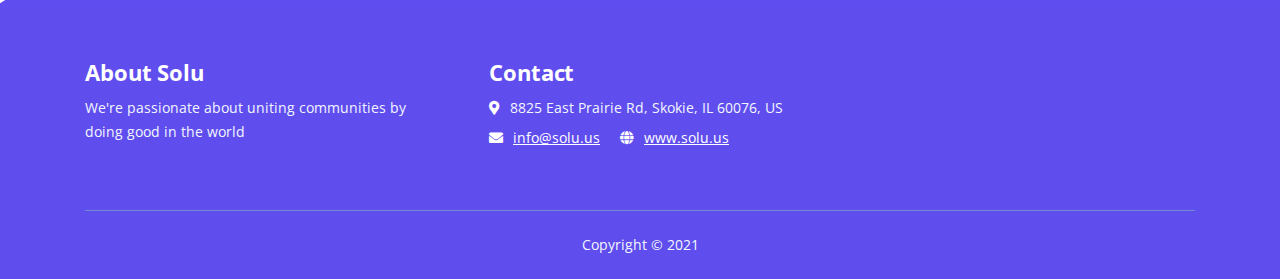
<file: events/index.html>
<!DOCTYPE html>
<html lang="en">
<head>
    <meta charset="utf-8">
    <meta name="viewport" content="width=device-width, initial-scale=1, shrink-to-fit=no">

    <!-- SEO Meta Tags -->
    <meta name="description" content="Solu is passionate about uniting communities by doing good in the world">
    <meta name="author" content="Inovatik">

    <!-- OG Meta Tags to improve the way the post looks when you share the page on LinkedIn, Facebook, Google+ -->
	<meta property="og:site_name" content="" /> <!-- website name -->
	<meta property="og:site" content="" /> <!-- website link -->
	<meta property="og:title" content=""/> <!-- title shown in the actual shared post -->
	<meta property="og:description" content="" /> <!-- description shown in the actual shared post -->
	<meta property="og:image" content="" /> <!-- image link, make sure it's jpg -->
	<meta property="og:url" content="" /> <!-- where do you want your post to link to -->
	<meta property="og:type" content="article" />

    <!-- Website Title -->
    <title>SOLU - Events</title>

    <!-- Styles -->
    <link href="https://fonts.googleapis.com/css?family=Open+Sans:400,400i,700&display=swap&subset=latin-ext" rel="stylesheet">
    <link href="css/bootstrap.css" rel="stylesheet">
    <link href="css/fontawesome-all.css" rel="stylesheet">
    <link href="css/swiper.css" rel="stylesheet">
	<link href="css/magnific-popup.css" rel="stylesheet">
    <link href="css/styles.css" rel="stylesheet">

	<!-- Favicon  -->
    <link rel="icon" href="../images/solu-s-road.png">
</head>
<body data-spy="scroll" data-target=".fixed-top">

    <!-- Preloader -->
	<div class="spinner-wrapper">
        <div class="spinner">
            <div class="bounce1"></div>
            <div class="bounce2"></div>
            <div class="bounce3"></div>
        </div>
    </div>
    <!-- end of preloader -->


    <!-- Navigation -->
    <nav class="navbar navbar-expand-lg navbar-dark navbar-custom fixed-top">
        <div class="container">

            <!-- Text Logo - Use this if you don't have a graphic logo -->
            <!-- <a class="navbar-brand logo-text page-scroll" href="index.html">Tivo</a> -->

            <!-- Image Logo -->
            <a class="navbar-brand logo-image" href="../"><img src="../images/SOLU-logo.svg" alt="alternative"></a>

            <!-- Mobile Menu Toggle Button -->
            <button class="navbar-toggler" type="button" data-toggle="collapse" data-target="#navbarsExampleDefault" aria-controls="navbarsExampleDefault" aria-expanded="false" aria-label="Toggle navigation">
                <span class="navbar-toggler-awesome fas fa-bars"></span>
                <span class="navbar-toggler-awesome fas fa-times"></span>
            </button>
            <!-- end of mobile menu toggle button -->

            <div class="collapse navbar-collapse" id="navbarsExampleDefault">
                <ul class="navbar-nav ml-auto" style="display:none">
                    <li class="nav-item">
                        <a class="nav-link page-scroll" href="index.html">HOME <span class="sr-only">(current)</span></a>
                    </li>
                    <li class="nav-item">
                        <a class="nav-link page-scroll" href="#features">ABOUT</a>
                    </li>

        <!-- HIDE DETAILS NAV ITEM
                    <li class="nav-item">
                        <a class="nav-link page-scroll" href="#details">DETAILS</a>
                    </li>

                     --Dropdown Menu--
                    <li class="nav-item dropdown">
                        <a class="nav-link dropdown-toggle page-scroll" href="#video" id="navbarDropdown" role="button" aria-haspopup="true" aria-expanded="false">VIDEO</a>
                        <div class="dropdown-menu" aria-labelledby="navbarDropdown">
                            <a class="dropdown-item" href="article-details.html"><span class="item-text">ARTICLE DETAILS</span></a>
                            <div class="dropdown-items-divide-hr"></div>
                            <a class="dropdown-item" href="terms-conditions.html"><span class="item-text">TERMS CONDITIONS</span></a>
                            <div class="dropdown-items-divide-hr"></div>
                            <a class="dropdown-item" href="privacy-policy.html"><span class="item-text">PRIVACY POLICY</span></a>
                        </div>
                    </li> -->
                    <!-- end of dropdown menu -->

<!-- HIDE PRICING NAV ITEMS
                    <li class="nav-item">
                        <a class="nav-link page-scroll" href="#pricing">PRICING</a>
                    </li>
END HIDING NAV ITEM  -->

                </ul>
            </div>
        </div> <!-- end of container -->
    </nav> <!-- end of navbar -->
    <!-- end of navigation -->


    <!-- Header -->
    <header id="header" class="ex-header">
        <div class="container">
            <div class="row">
                <div class="col-md-12">
                    <h1>Upcoming Solu Events</h1>
                </div> <!-- end of col -->
            </div> <!-- end of row -->
        </div> <!-- end of container -->
    </header> <!-- end of ex-header -->
    <!-- end of header -->


    <!-- Breadcrumbs -->
    <div class="ex-basic-1">
        <div class="container">
            <div class="row">
                <div class="col-lg-12">
                    <div class="breadcrumbs">
                        <a href="index.html">Home</a><i class="fa fa-angle-double-right"></i><span>Events</span>
                    </div> <!-- end of breadcrumbs -->
                </div> <!-- end of col -->
            </div> <!-- end of row -->
        </div> <!-- end of container -->
    </div> <!-- end of ex-basic-1 -->
    <!-- end of breadcrumbs -->

    <!-- Privacy Content -->
    <div class="ex-basic-2">
        <div class="container">
            <div class="row">
                <div class="col-lg-12">
                    <div class="image-container-large">
<!--                        <img class="img-fluid" src="images/article-details-large.jpg" alt="alternative">  -->
                    </div> <!-- end of image-container-large -->
                

<div class="text-container">
                         <h3 style="text-align: center;">See upcoming Solu events below. Click each card for more info.</h3>

                         <h5 style="text-align: center;"><a href="/events/ahavat-chinam-2021.html"> Click here to learn more about our Ahavat Chinam Campaign June 27th - July 18th</a></h5> 
                    </div> <!-- end of text-container-->

                    <!-- Airtable -->

                    <iframe class="airtable-embed" src="https://airtable.com/embed/shr73s0h8vCNwnLsI?backgroundColor=orange" frameborder="0" onmousewheel="" width="100%" height="633" style="background: transparent; border: 1px solid #ccc;"></iframe>

                    <!-- end airtable -->


                    </div> <!-- end of text-container -->
                    <a class="btn-outline-reg" href="../index.html">BACK</a>
                </div> <!-- end of col-->
            </div> <!-- end of row -->
        </div> <!-- end of container -->
    </div> <!-- end of ex-basic-2 -->
    <!-- end of privacy content -->





    <!-- Footer -->
    <svg class="footer-frame" data-name="Layer 2" xmlns="http://www.w3.org/2000/svg" preserveAspectRatio="none" viewBox="0 0 1920 79"><defs><style>.cls-2{fill:#5f4def;}</style></defs><title>footer-frame</title><path class="cls-2" d="M0,72.427C143,12.138,255.5,4.577,328.644,7.943c147.721,6.8,183.881,60.242,320.83,53.737,143-6.793,167.826-68.128,293-60.9,109.095,6.3,115.68,54.364,225.251,57.319,113.58,3.064,138.8-47.711,251.189-41.8,104.012,5.474,109.713,50.4,197.369,46.572,89.549-3.91,124.375-52.563,227.622-50.155A338.646,338.646,0,0,1,1920,23.467V79.75H0V72.427Z" transform="translate(0 -0.188)"/></svg>
    <div class="footer">
        <div class="container">
            <div class="row">
                <div class="col-md-4">
                    <div class="footer-col first">
                        <h4>About Solu</h4>
                        <p class="p-small">We're passionate about uniting communities by doing good in the world</p>
                    </div>
                </div> <!-- end of col -->
                <div class="col-md-4" style="display:none;">
                    <div class="footer-col middle">
                        <h4>Important Links</h4>
                        <ul class="list-unstyled li-space-lg p-small">
                            <li class="media">
                                <i class="fas fa-square"></i>
                                <div class="media-body"> <a class="white" href="jobs.html">Jobs</a></div>
                            </li>
                            <li class="media">
                                <i class="fas fa-square"></i>
                                <div class="media-body">Read our <a class="white" href="terms-conditions.html">Terms & Conditions</a>, <a class="white" href="privacy-policy.html">Privacy Policy</a></div>
                            </li>
                        </ul>
                    </div>
                </div> <!-- end of col -->
                <div class="col-md-4">
                    <div class="footer-col last">
                        <h4>Contact</h4>
                        <ul class="list-unstyled li-space-lg p-small">
                            <li class="media">
                                <i class="fas fa-map-marker-alt"></i>
                                <div class="media-body">8825 East Prairie Rd, Skokie, IL 60076, US</div>
                            </li>
                            <li class="media">
                                <i class="fas fa-envelope"></i>
                                <div class="media-body"><a class="white" href="mailto:info@solu.us">info@solu.us</a> <i class="fas fa-globe"></i><a class="white" href="#your-link">www.solu.us</a></div>
                            </li>
                        </ul>
                    </div>
                </div> <!-- end of col -->
            </div> <!-- end of row -->
        </div> <!-- end of container -->
    </div> <!-- end of footer -->
    <!-- end of footer -->


    <!-- Copyright -->
    <div class="copyright">
        <div class="container">
            <div class="row">
                <div class="col-lg-12">
                    <p class="p-small">Copyright © 2021</p>
                </div> <!-- end of col -->
            </div> <!-- enf of row -->
        </div> <!-- end of container -->
    </div> <!-- end of copyright -->
    <!-- end of copyright -->



    <!-- Scripts -->
    <script src="js/jquery.min.js"></script> <!-- jQuery for Bootstrap's JavaScript plugins -->
    <script src="js/popper.min.js"></script> <!-- Popper tooltip library for Bootstrap -->
    <script src="js/bootstrap.min.js"></script> <!-- Bootstrap framework -->
    <script src="js/jquery.easing.min.js"></script> <!-- jQuery Easing for smooth scrolling between anchors -->
    <script src="js/swiper.min.js"></script> <!-- Swiper for image and text sliders -->
    <script src="js/jquery.magnific-popup.js"></script> <!-- Magnific Popup for lightboxes -->
    <script src="js/validator.min.js"></script> <!-- Validator.js - Bootstrap plugin that validates forms -->
    <script src="js/scripts.js"></script> <!-- Custom scripts -->
</body>
</html>
</file>
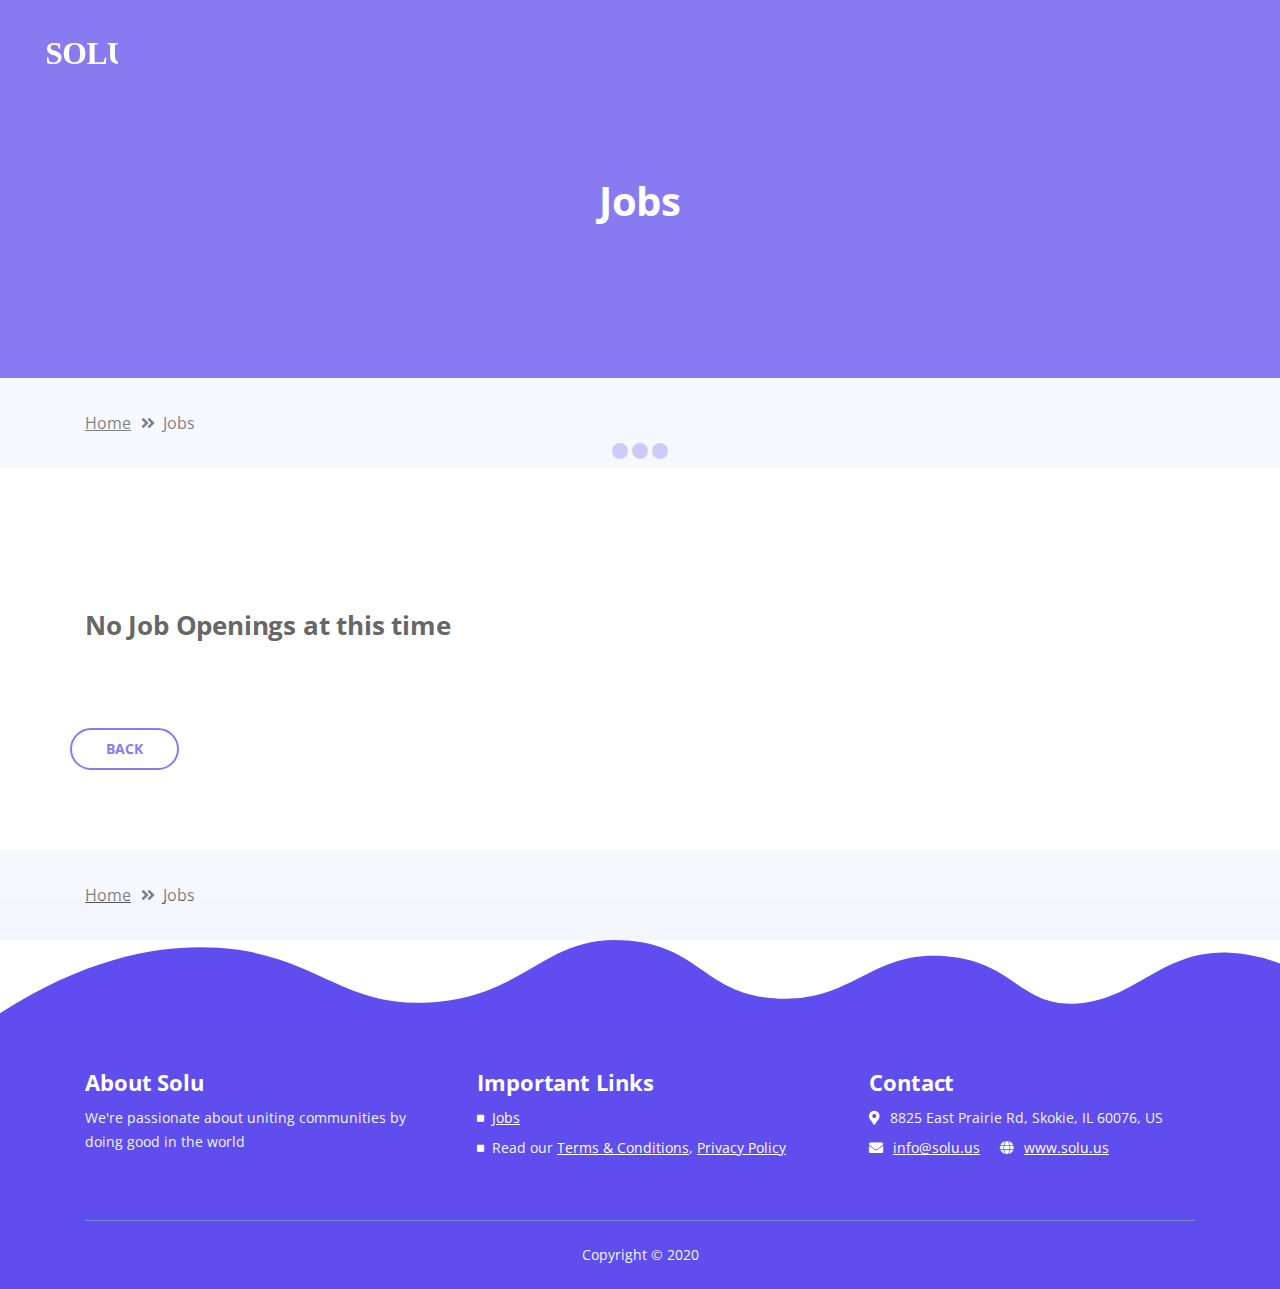
<file: jobs/index.html>
<!DOCTYPE html>
<html lang="en">
<head>
    <meta charset="utf-8">
    <meta name="viewport" content="width=device-width, initial-scale=1, shrink-to-fit=no">

    <!-- SEO Meta Tags -->
    <meta name="description" content="Solu is passionate about uniting communities by doing good in the world">
    <meta name="author" content="Inovatik">

    <!-- OG Meta Tags to improve the way the post looks when you share the page on LinkedIn, Facebook, Google+ -->
	<meta property="og:site_name" content="" /> <!-- website name -->
	<meta property="og:site" content="" /> <!-- website link -->
	<meta property="og:title" content=""/> <!-- title shown in the actual shared post -->
	<meta property="og:description" content="" /> <!-- description shown in the actual shared post -->
	<meta property="og:image" content="" /> <!-- image link, make sure it's jpg -->
	<meta property="og:url" content="" /> <!-- where do you want your post to link to -->
	<meta property="og:type" content="article" />

    <!-- Website Title -->
    <title>SOLU - Jobs</title>

    <!-- Styles -->
    <link href="https://fonts.googleapis.com/css?family=Open+Sans:400,400i,700&display=swap&subset=latin-ext" rel="stylesheet">
    <link href="css/bootstrap.css" rel="stylesheet">
    <link href="css/fontawesome-all.css" rel="stylesheet">
    <link href="css/swiper.css" rel="stylesheet">
	<link href="css/magnific-popup.css" rel="stylesheet">
    <link href="css/styles.css" rel="stylesheet">

	<!-- Favicon  -->
    <link rel="icon" href="../images/solu-s-road.png">
</head>
<body data-spy="scroll" data-target=".fixed-top">

    <!-- Preloader -->
	<div class="spinner-wrapper">
        <div class="spinner">
            <div class="bounce1"></div>
            <div class="bounce2"></div>
            <div class="bounce3"></div>
        </div>
    </div>
    <!-- end of preloader -->


    <!-- Navigation -->
    <nav class="navbar navbar-expand-lg navbar-dark navbar-custom fixed-top">
        <div class="container">

            <!-- Text Logo - Use this if you don't have a graphic logo -->
            <!-- <a class="navbar-brand logo-text page-scroll" href="index.html">Tivo</a> -->

            <!-- Image Logo -->
            <a class="navbar-brand logo-image" href="../"><img src="../images/SOLU-logo.svg" alt="alternative"></a>

            <!-- Mobile Menu Toggle Button -->
            <button class="navbar-toggler" type="button" data-toggle="collapse" data-target="#navbarsExampleDefault" aria-controls="navbarsExampleDefault" aria-expanded="false" aria-label="Toggle navigation">
                <span class="navbar-toggler-awesome fas fa-bars"></span>
                <span class="navbar-toggler-awesome fas fa-times"></span>
            </button>
            <!-- end of mobile menu toggle button -->

            <div class="collapse navbar-collapse" id="navbarsExampleDefault">
                <ul class="navbar-nav ml-auto" style="display:none">
                    <li class="nav-item">
                        <a class="nav-link page-scroll" href="index.html">HOME <span class="sr-only">(current)</span></a>
                    </li>
                    <li class="nav-item">
                        <a class="nav-link page-scroll" href="#features">ABOUT</a>
                    </li>

        <!-- HIDE DETAILS NAV ITEM
                    <li class="nav-item">
                        <a class="nav-link page-scroll" href="#details">DETAILS</a>
                    </li>

                     --Dropdown Menu--
                    <li class="nav-item dropdown">
                        <a class="nav-link dropdown-toggle page-scroll" href="#video" id="navbarDropdown" role="button" aria-haspopup="true" aria-expanded="false">VIDEO</a>
                        <div class="dropdown-menu" aria-labelledby="navbarDropdown">
                            <a class="dropdown-item" href="article-details.html"><span class="item-text">ARTICLE DETAILS</span></a>
                            <div class="dropdown-items-divide-hr"></div>
                            <a class="dropdown-item" href="terms-conditions.html"><span class="item-text">TERMS CONDITIONS</span></a>
                            <div class="dropdown-items-divide-hr"></div>
                            <a class="dropdown-item" href="privacy-policy.html"><span class="item-text">PRIVACY POLICY</span></a>
                        </div>
                    </li>
                    <!-- end of dropdown menu -->

<!-- HIDE PRICING NAV ITEMS
                    <li class="nav-item">
                        <a class="nav-link page-scroll" href="#pricing">PRICING</a>
                    </li>
END HIDING NAV ITEM  -->

                </ul>
            </div>
        </div> <!-- end of container -->
    </nav> <!-- end of navbar -->
    <!-- end of navigation -->


    <!-- Header -->
    <header id="header" class="ex-header">
        <div class="container">
            <div class="row">
                <div class="col-md-12">
                    <h1>Jobs</h1>
                </div> <!-- end of col -->
            </div> <!-- end of row -->
        </div> <!-- end of container -->
    </header> <!-- end of ex-header -->
    <!-- end of header -->


    <!-- Breadcrumbs -->
    <div class="ex-basic-1">
        <div class="container">
            <div class="row">
                <div class="col-lg-12">
                    <div class="breadcrumbs">
                        <a href="index.html">Home</a><i class="fa fa-angle-double-right"></i><span>Jobs</span>
                    </div> <!-- end of breadcrumbs -->
                </div> <!-- end of col -->
            </div> <!-- end of row -->
        </div> <!-- end of container -->
    </div> <!-- end of ex-basic-1 -->
    <!-- end of breadcrumbs -->


    <!-- Privacy Content -->
    <div class="ex-basic-2">
        <div class="container">
            <div class="row">
                <div class="col-lg-12">
                    <div class="image-container-large">
<!--                        <img class="img-fluid" src="images/article-details-large.jpg" alt="alternative">  -->
                    </div> <!-- end of image-container-large -->
                    <div class="text-container">
                        <h3>No Job Openings at this time</h3>
                    </div> <!-- end of text-container-->




                    </div> <!-- end of text-container -->
                    <a class="btn-outline-reg" href="../">BACK</a>
                </div> <!-- end of col-->
            </div> <!-- end of row -->
        </div> <!-- end of container -->
    </div> <!-- end of ex-basic-2 -->
    <!-- end of privacy content -->


    <!-- Breadcrumbs -->
    <div class="ex-basic-1">
        <div class="container">
            <div class="row">
                <div class="col-lg-12">
                    <div class="breadcrumbs">
                        <a href="index.html">Home</a><i class="fa fa-angle-double-right"></i><span>Jobs</span>
                    </div> <!-- end of breadcrumbs -->
                </div> <!-- end of col -->
            </div> <!-- end of row -->
        </div> <!-- end of container -->
    </div> <!-- end of ex-basic-1 -->
    <!-- end of breadcrumbs -->


    <!-- Footer -->
    <svg class="footer-frame" data-name="Layer 2" xmlns="http://www.w3.org/2000/svg" preserveAspectRatio="none" viewBox="0 0 1920 79"><defs><style>.cls-2{fill:#5f4def;}</style></defs><title>footer-frame</title><path class="cls-2" d="M0,72.427C143,12.138,255.5,4.577,328.644,7.943c147.721,6.8,183.881,60.242,320.83,53.737,143-6.793,167.826-68.128,293-60.9,109.095,6.3,115.68,54.364,225.251,57.319,113.58,3.064,138.8-47.711,251.189-41.8,104.012,5.474,109.713,50.4,197.369,46.572,89.549-3.91,124.375-52.563,227.622-50.155A338.646,338.646,0,0,1,1920,23.467V79.75H0V72.427Z" transform="translate(0 -0.188)"/></svg>
    <div class="footer">
        <div class="container">
            <div class="row">
                <div class="col-md-4">
                    <div class="footer-col first">
                        <h4>About Solu</h4>
                        <p class="p-small">We're passionate about uniting communities by doing good in the world</p>
                    </div>
                </div> <!-- end of col -->
                <div class="col-md-4">
                    <div class="footer-col middle">
                        <h4>Important Links</h4>
                        <ul class="list-unstyled li-space-lg p-small">
                            <li class="media">
                                <i class="fas fa-square"></i>
                                <div class="media-body"> <a class="white" href="jobs.html">Jobs</a></div>
                            </li>
                            <li class="media">
                                <i class="fas fa-square"></i>
                                <div class="media-body">Read our <a class="white" href="terms-conditions.html">Terms & Conditions</a>, <a class="white" href="privacy-policy.html">Privacy Policy</a></div>
                            </li>
                        </ul>
                    </div>
                </div> <!-- end of col -->
                <div class="col-md-4">
                    <div class="footer-col last">
                        <h4>Contact</h4>
                        <ul class="list-unstyled li-space-lg p-small">
                            <li class="media">
                                <i class="fas fa-map-marker-alt"></i>
                                <div class="media-body">8825 East Prairie Rd, Skokie, IL 60076, US</div>
                            </li>
                            <li class="media">
                                <i class="fas fa-envelope"></i>
                                <div class="media-body"><a class="white" href="mailto:info@solu.us">info@solu.us</a> <i class="fas fa-globe"></i><a class="white" href="#your-link">www.solu.us</a></div>
                            </li>
                        </ul>
                    </div>
                </div> <!-- end of col -->
            </div> <!-- end of row -->
        </div> <!-- end of container -->
    </div> <!-- end of footer -->
    <!-- end of footer -->


    <!-- Copyright -->
    <div class="copyright">
        <div class="container">
            <div class="row">
                <div class="col-lg-12">
                    <p class="p-small">Copyright © 2020</p>
                </div> <!-- end of col -->
            </div> <!-- enf of row -->
        </div> <!-- end of container -->
    </div> <!-- end of copyright -->
    <!-- end of copyright -->



    <!-- Scripts -->
    <script src="js/jquery.min.js"></script> <!-- jQuery for Bootstrap's JavaScript plugins -->
    <script src="js/popper.min.js"></script> <!-- Popper tooltip library for Bootstrap -->
    <script src="js/bootstrap.min.js"></script> <!-- Bootstrap framework -->
    <script src="js/jquery.easing.min.js"></script> <!-- jQuery Easing for smooth scrolling between anchors -->
    <script src="js/swiper.min.js"></script> <!-- Swiper for image and text sliders -->
    <script src="js/jquery.magnific-popup.js"></script> <!-- Magnific Popup for lightboxes -->
    <script src="js/validator.min.js"></script> <!-- Validator.js - Bootstrap plugin that validates forms -->
    <script src="js/scripts.js"></script> <!-- Custom scripts -->
</body>
</html>
</file>
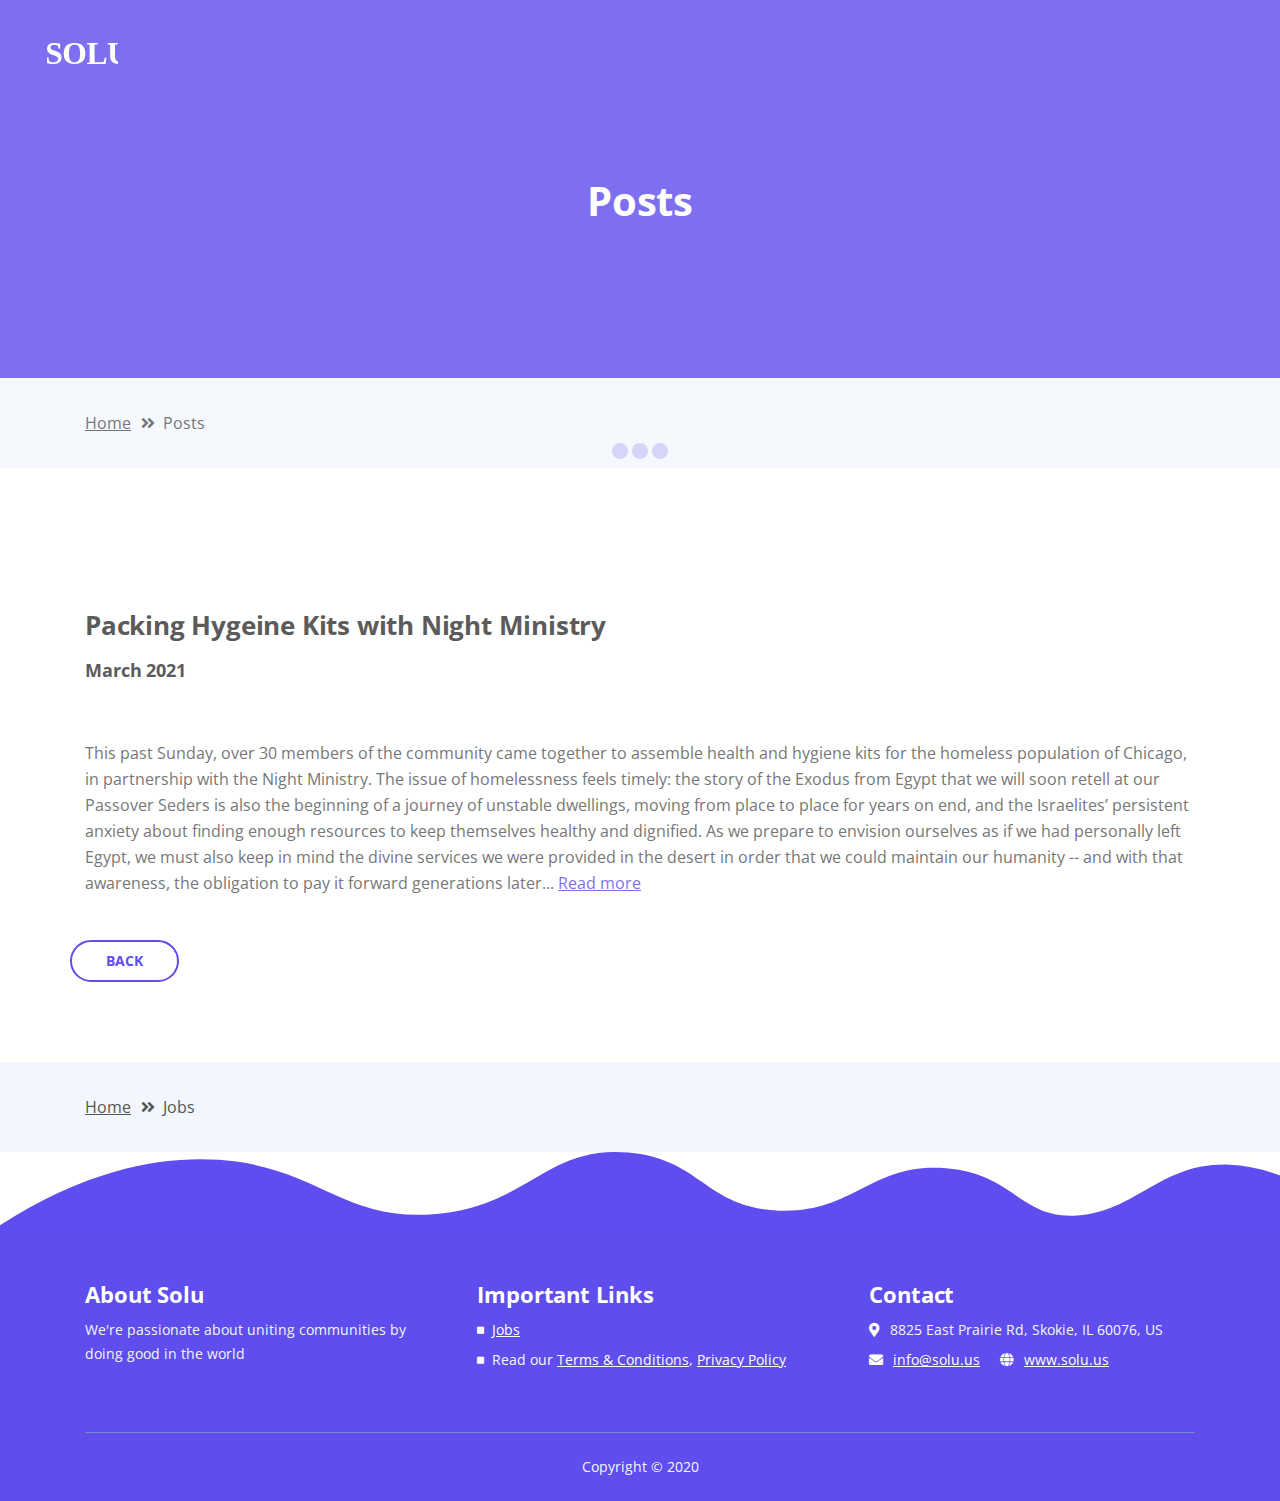
<file: posts/index.html>
<!DOCTYPE html>
<html lang="en">
<head>
    <meta charset="utf-8">
    <meta name="viewport" content="width=device-width, initial-scale=1, shrink-to-fit=no">

    <!-- SEO Meta Tags -->
    <meta name="description" content="Solu is passionate about uniting communities by doing good in the world">
    <meta name="author" content="Inovatik">

    <!-- OG Meta Tags to improve the way the post looks when you share the page on LinkedIn, Facebook, Google+ -->
	<meta property="og:site_name" content="" /> <!-- website name -->
	<meta property="og:site" content="" /> <!-- website link -->
	<meta property="og:title" content=""/> <!-- title shown in the actual shared post -->
	<meta property="og:description" content="" /> <!-- description shown in the actual shared post -->
	<meta property="og:image" content="" /> <!-- image link, make sure it's jpg -->
	<meta property="og:url" content="" /> <!-- where do you want your post to link to -->
	<meta property="og:type" content="article" />

    <!-- Website Title -->
    <title>SOLU - Posts</title>

    <!-- Styles -->
    <link href="https://fonts.googleapis.com/css?family=Open+Sans:400,400i,700&display=swap&subset=latin-ext" rel="stylesheet">
    <link href="css/bootstrap.css" rel="stylesheet">
    <link href="css/fontawesome-all.css" rel="stylesheet">
    <link href="css/swiper.css" rel="stylesheet">
	<link href="css/magnific-popup.css" rel="stylesheet">
    <link href="css/styles.css" rel="stylesheet">

	<!-- Favicon  -->
    <link rel="icon" href="../images/solu-s-road.png">
</head>
<body data-spy="scroll" data-target=".fixed-top">

    <!-- Preloader -->
	<div class="spinner-wrapper">
        <div class="spinner">
            <div class="bounce1"></div>
            <div class="bounce2"></div>
            <div class="bounce3"></div>
        </div>
    </div>
    <!-- end of preloader -->


    <!-- Navigation -->
    <nav class="navbar navbar-expand-lg navbar-dark navbar-custom fixed-top">
        <div class="container">

            <!-- Text Logo - Use this if you don't have a graphic logo -->
            <!-- <a class="navbar-brand logo-text page-scroll" href="index.html">Tivo</a> -->

            <!-- Image Logo -->
            <a class="navbar-brand logo-image" href="../"><img src="../images/SOLU-logo.svg" alt="alternative"></a>

            <!-- Mobile Menu Toggle Button -->
            <button class="navbar-toggler" type="button" data-toggle="collapse" data-target="#navbarsExampleDefault" aria-controls="navbarsExampleDefault" aria-expanded="false" aria-label="Toggle navigation">
                <span class="navbar-toggler-awesome fas fa-bars"></span>
                <span class="navbar-toggler-awesome fas fa-times"></span>
            </button>
            <!-- end of mobile menu toggle button -->

            <div class="collapse navbar-collapse" id="navbarsExampleDefault">
                <ul class="navbar-nav ml-auto" style="display:none">
                    <li class="nav-item">
                        <a class="nav-link page-scroll" href="index.html">HOME <span class="sr-only">(current)</span></a>
                    </li>
                    <li class="nav-item">
                        <a class="nav-link page-scroll" href="#features">ABOUT</a>
                    </li>

        <!-- HIDE DETAILS NAV ITEM
                    <li class="nav-item">
                        <a class="nav-link page-scroll" href="#details">DETAILS</a>
                    </li>

                     --Dropdown Menu--
                    <li class="nav-item dropdown">
                        <a class="nav-link dropdown-toggle page-scroll" href="#video" id="navbarDropdown" role="button" aria-haspopup="true" aria-expanded="false">VIDEO</a>
                        <div class="dropdown-menu" aria-labelledby="navbarDropdown">
                            <a class="dropdown-item" href="article-details.html"><span class="item-text">ARTICLE DETAILS</span></a>
                            <div class="dropdown-items-divide-hr"></div>
                            <a class="dropdown-item" href="terms-conditions.html"><span class="item-text">TERMS CONDITIONS</span></a>
                            <div class="dropdown-items-divide-hr"></div>
                            <a class="dropdown-item" href="privacy-policy.html"><span class="item-text">PRIVACY POLICY</span></a>
                        </div>
                    </li>
                    <!-- end of dropdown menu -->

<!-- HIDE PRICING NAV ITEMS
                    <li class="nav-item">
                        <a class="nav-link page-scroll" href="#pricing">PRICING</a>
                    </li>
END HIDING NAV ITEM  -->

                </ul>
            </div>
        </div> <!-- end of container -->
    </nav> <!-- end of navbar -->
    <!-- end of navigation -->


    <!-- Header -->
    <header id="header" class="ex-header">
        <div class="container">
            <div class="row">
                <div class="col-md-12">
                    <h1>Posts</h1>
                </div> <!-- end of col -->
            </div> <!-- end of row -->
        </div> <!-- end of container -->
    </header> <!-- end of ex-header -->
    <!-- end of header -->


    <!-- Breadcrumbs -->
    <div class="ex-basic-1">
        <div class="container">
            <div class="row">
                <div class="col-lg-12">
                    <div class="breadcrumbs">
                        <a href="index.html">Home</a><i class="fa fa-angle-double-right"></i><span>Posts</span>
                    </div> <!-- end of breadcrumbs -->
                </div> <!-- end of col -->
            </div> <!-- end of row -->
        </div> <!-- end of container -->
    </div> <!-- end of ex-basic-1 -->
    <!-- end of breadcrumbs -->


    <!-- Privacy Content -->
    <div class="ex-basic-2">
        <div class="container">
            <div class="row">
                <div class="col-lg-12">
                    <div class="image-container-large">
<!--                        <img class="img-fluid" src="images/article-details-large.jpg" alt="alternative">  -->
                    </div> <!-- end of image-container-large -->
                    <div class="text-container">
                        <h3>Packing Hygeine Kits with Night Ministry</h3>
                         <h5>March 2021</h5>
                    </div> <!-- end of text-container-->

                        <p>This past Sunday, over 30 members of the community came together to assemble health and hygiene kits for the homeless population of Chicago, in partnership with the Night Ministry. The issue of homelessness feels timely: the story of the Exodus from Egypt that we will soon retell at our Passover Seders is also the beginning of a journey of unstable dwellings, moving from place to place for years on end, and the Israelites’ persistent anxiety about finding enough resources to keep themselves healthy and dignified. As we prepare to envision ourselves as if we had personally left Egypt, we must also keep in mind the divine services we were provided in the desert in order that we could maintain our humanity -- and with that awareness, the obligation to pay it forward generations later... <a class="blue" href="night-ministry-march-2021.html">Read more</a></p>



                    </div> <!-- end of text-container -->
                    <a class="btn-outline-reg" href="../index.html">BACK</a>
                </div> <!-- end of col-->
            </div> <!-- end of row -->
        </div> <!-- end of container -->
    </div> <!-- end of ex-basic-2 -->
    <!-- end of privacy content -->


    <!-- Breadcrumbs -->
    <div class="ex-basic-1">
        <div class="container">
            <div class="row">
                <div class="col-lg-12">
                    <div class="breadcrumbs">
                        <a href="index.html">Home</a><i class="fa fa-angle-double-right"></i><span>Jobs</span>
                    </div> <!-- end of breadcrumbs -->
                </div> <!-- end of col -->
            </div> <!-- end of row -->
        </div> <!-- end of container -->
    </div> <!-- end of ex-basic-1 -->
    <!-- end of breadcrumbs -->


    <!-- Footer -->
    <svg class="footer-frame" data-name="Layer 2" xmlns="http://www.w3.org/2000/svg" preserveAspectRatio="none" viewBox="0 0 1920 79"><defs><style>.cls-2{fill:#5f4def;}</style></defs><title>footer-frame</title><path class="cls-2" d="M0,72.427C143,12.138,255.5,4.577,328.644,7.943c147.721,6.8,183.881,60.242,320.83,53.737,143-6.793,167.826-68.128,293-60.9,109.095,6.3,115.68,54.364,225.251,57.319,113.58,3.064,138.8-47.711,251.189-41.8,104.012,5.474,109.713,50.4,197.369,46.572,89.549-3.91,124.375-52.563,227.622-50.155A338.646,338.646,0,0,1,1920,23.467V79.75H0V72.427Z" transform="translate(0 -0.188)"/></svg>
    <div class="footer">
        <div class="container">
            <div class="row">
                <div class="col-md-4">
                    <div class="footer-col first">
                        <h4>About Solu</h4>
                        <p class="p-small">We're passionate about uniting communities by doing good in the world</p>
                    </div>
                </div> <!-- end of col -->
                <div class="col-md-4">
                    <div class="footer-col middle">
                        <h4>Important Links</h4>
                        <ul class="list-unstyled li-space-lg p-small">
                            <li class="media">
                                <i class="fas fa-square"></i>
                                <div class="media-body"> <a class="white" href="jobs.html">Jobs</a></div>
                            </li>
                            <li class="media">
                                <i class="fas fa-square"></i>
                                <div class="media-body">Read our <a class="white" href="terms-conditions.html">Terms & Conditions</a>, <a class="white" href="privacy-policy.html">Privacy Policy</a></div>
                            </li>
                        </ul>
                    </div>
                </div> <!-- end of col -->
                <div class="col-md-4">
                    <div class="footer-col last">
                        <h4>Contact</h4>
                        <ul class="list-unstyled li-space-lg p-small">
                            <li class="media">
                                <i class="fas fa-map-marker-alt"></i>
                                <div class="media-body">8825 East Prairie Rd, Skokie, IL 60076, US</div>
                            </li>
                            <li class="media">
                                <i class="fas fa-envelope"></i>
                                <div class="media-body"><a class="white" href="mailto:info@solu.us">info@solu.us</a> <i class="fas fa-globe"></i><a class="white" href="#your-link">www.solu.us</a></div>
                            </li>
                        </ul>
                    </div>
                </div> <!-- end of col -->
            </div> <!-- end of row -->
        </div> <!-- end of container -->
    </div> <!-- end of footer -->
    <!-- end of footer -->


    <!-- Copyright -->
    <div class="copyright">
        <div class="container">
            <div class="row">
                <div class="col-lg-12">
                    <p class="p-small">Copyright © 2020</p>
                </div> <!-- end of col -->
            </div> <!-- enf of row -->
        </div> <!-- end of container -->
    </div> <!-- end of copyright -->
    <!-- end of copyright -->



    <!-- Scripts -->
    <script src="js/jquery.min.js"></script> <!-- jQuery for Bootstrap's JavaScript plugins -->
    <script src="js/popper.min.js"></script> <!-- Popper tooltip library for Bootstrap -->
    <script src="js/bootstrap.min.js"></script> <!-- Bootstrap framework -->
    <script src="js/jquery.easing.min.js"></script> <!-- jQuery Easing for smooth scrolling between anchors -->
    <script src="js/swiper.min.js"></script> <!-- Swiper for image and text sliders -->
    <script src="js/jquery.magnific-popup.js"></script> <!-- Magnific Popup for lightboxes -->
    <script src="js/validator.min.js"></script> <!-- Validator.js - Bootstrap plugin that validates forms -->
    <script src="js/scripts.js"></script> <!-- Custom scripts -->
</body>
</html>
</file>
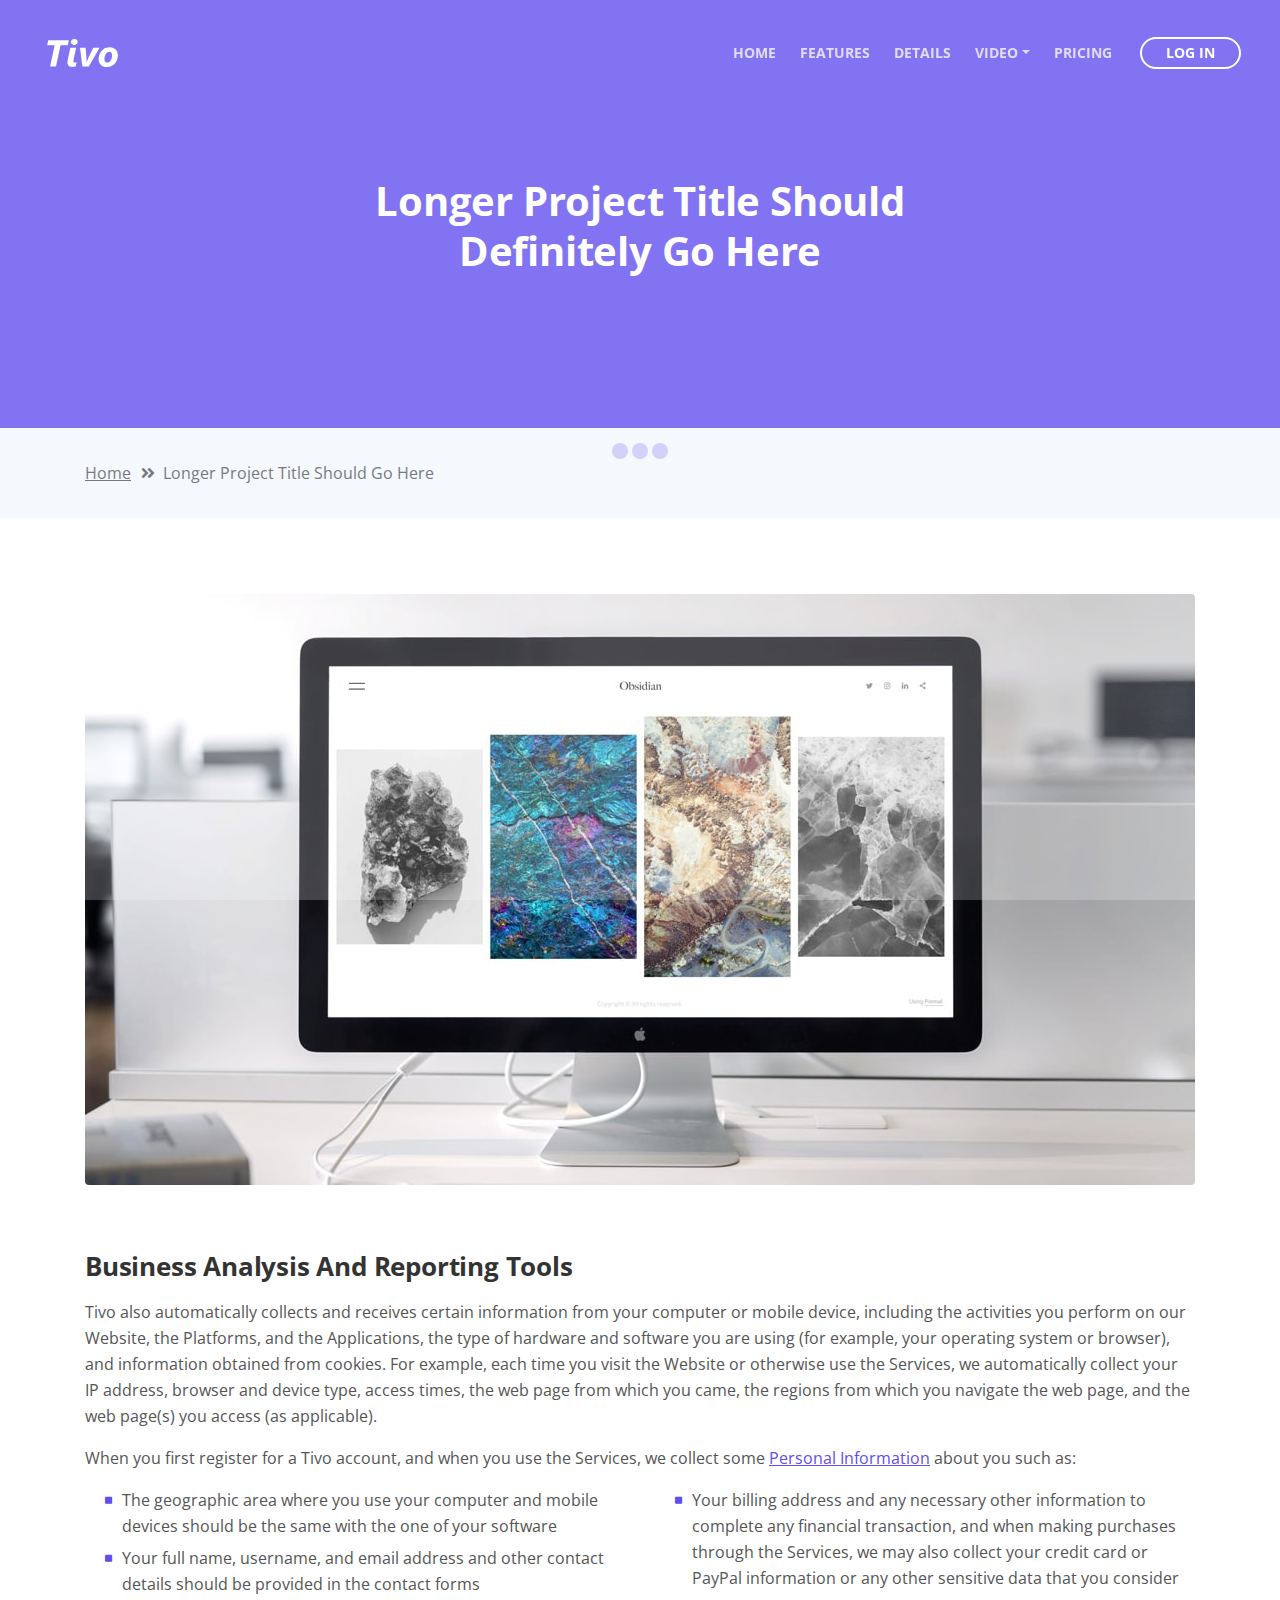
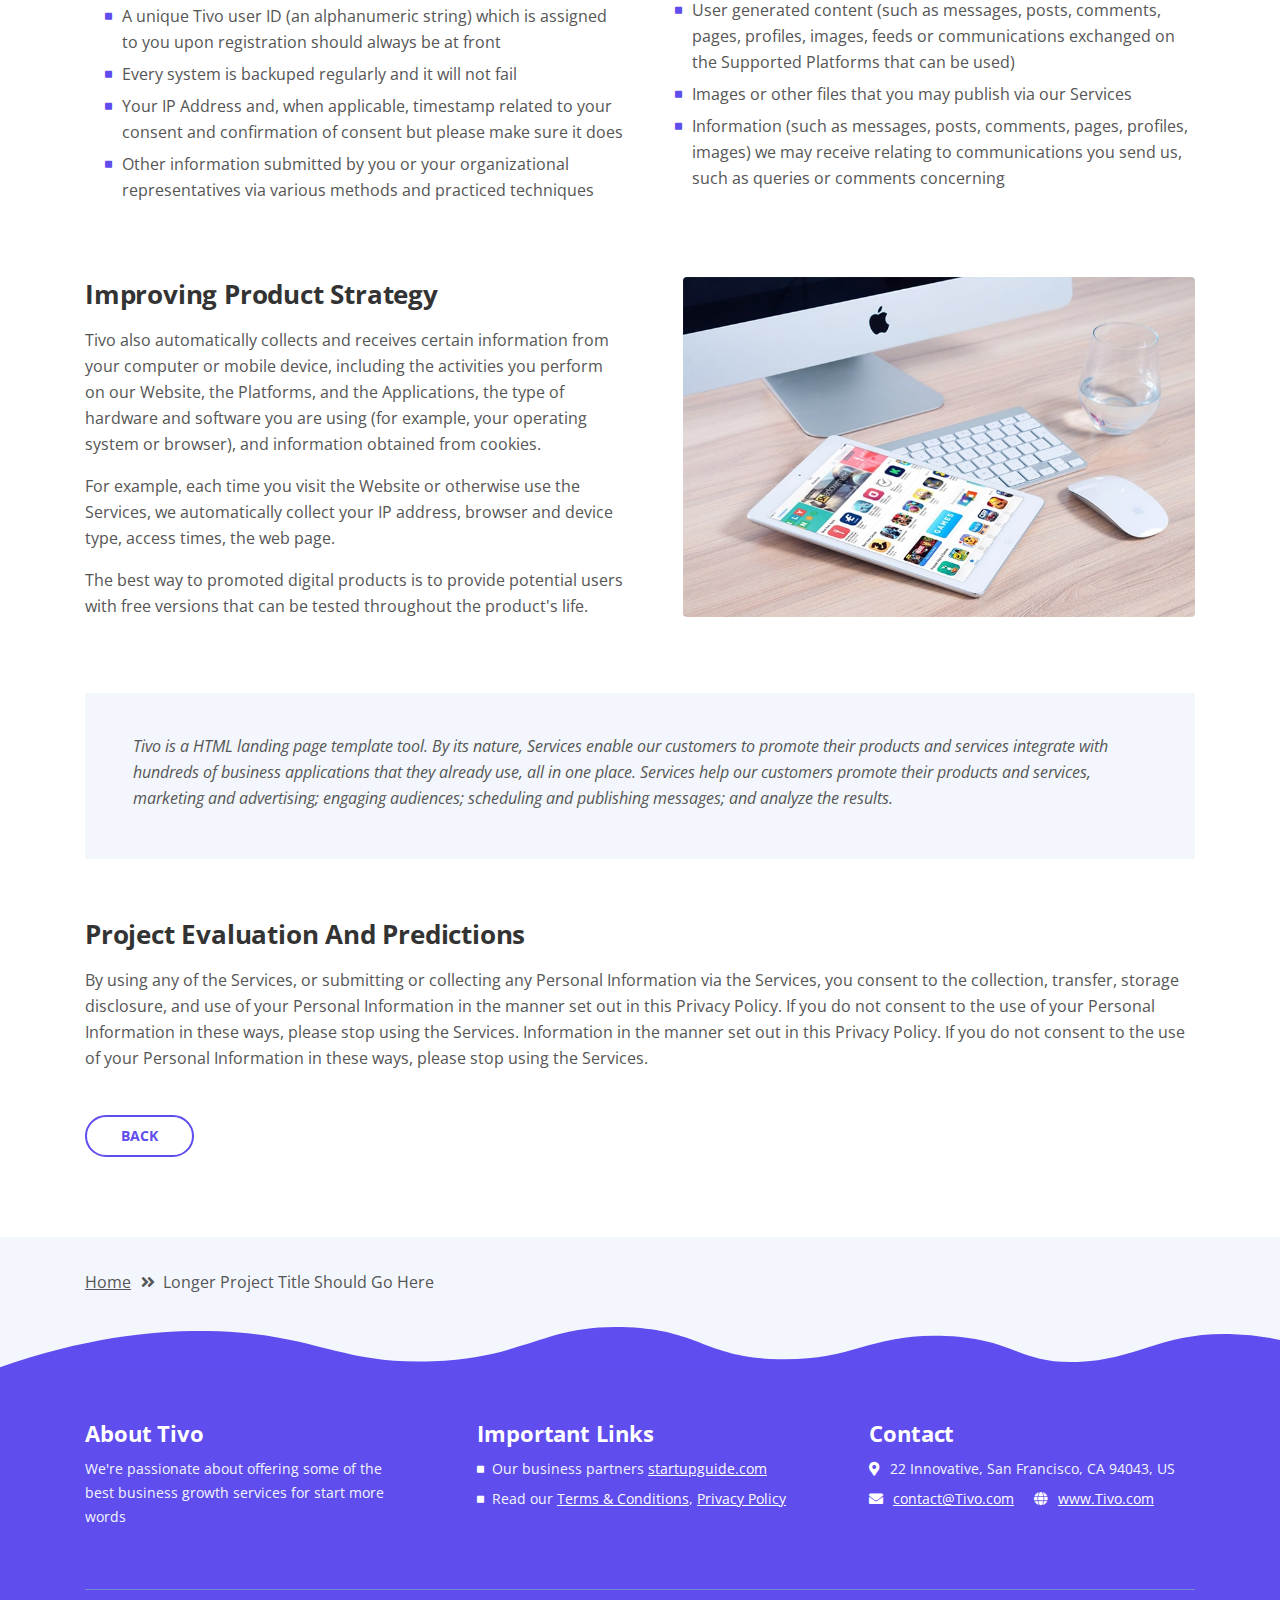
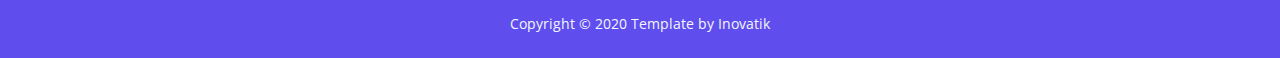
<file: article-details.html>
<!DOCTYPE html>
<html lang="en">
<head>
    <meta charset="utf-8">
    <meta name="viewport" content="width=device-width, initial-scale=1, shrink-to-fit=no">
    
    <!-- SEO Meta Tags -->
    <meta name="description" content="Tivo is a HTML landing page template built with Bootstrap to help you crate engaging presentations for SaaS apps and convert visitors into users.">
    <meta name="author" content="Inovatik">

    <!-- OG Meta Tags to improve the way the post looks when you share the page on LinkedIn, Facebook, Google+ -->
	<meta property="og:site_name" content="" /> <!-- website name -->
	<meta property="og:site" content="" /> <!-- website link -->
	<meta property="og:title" content=""/> <!-- title shown in the actual shared post -->
	<meta property="og:description" content="" /> <!-- description shown in the actual shared post -->
	<meta property="og:image" content="" /> <!-- image link, make sure it's jpg -->
	<meta property="og:url" content="" /> <!-- where do you want your post to link to -->
	<meta property="og:type" content="article" />

    <!-- Website Title -->
    <title>Article Details - Tivo - SaaS App HTML Landing Page Template</title>
    
    <!-- Styles -->
    <link href="https://fonts.googleapis.com/css?family=Open+Sans:400,400i,700&display=swap&subset=latin-ext" rel="stylesheet">
    <link href="css/bootstrap.css" rel="stylesheet">
    <link href="css/fontawesome-all.css" rel="stylesheet">
    <link href="css/swiper.css" rel="stylesheet">
	<link href="css/magnific-popup.css" rel="stylesheet">
    <link href="css/styles.css" rel="stylesheet">
	
	<!-- Favicon  -->
    <link rel="icon" href="images/favicon.png">
</head>
<body data-spy="scroll" data-target=".fixed-top">
    
    <!-- Preloader -->
	<div class="spinner-wrapper">
        <div class="spinner">
            <div class="bounce1"></div>
            <div class="bounce2"></div>
            <div class="bounce3"></div>
        </div>
    </div>
    <!-- end of preloader -->
    

    <!-- Navigation -->
    <nav class="navbar navbar-expand-lg navbar-dark navbar-custom fixed-top">
        <div class="container">

            <!-- Text Logo - Use this if you don't have a graphic logo -->
            <!-- <a class="navbar-brand logo-text page-scroll" href="index.html">Tivo</a> -->

            <!-- Image Logo -->
            <a class="navbar-brand logo-image" href="index.html"><img src="images/logo.svg" alt="alternative"></a> 
            
            <!-- Mobile Menu Toggle Button -->
            <button class="navbar-toggler" type="button" data-toggle="collapse" data-target="#navbarsExampleDefault" aria-controls="navbarsExampleDefault" aria-expanded="false" aria-label="Toggle navigation">
                <span class="navbar-toggler-awesome fas fa-bars"></span>
                <span class="navbar-toggler-awesome fas fa-times"></span>
            </button>
            <!-- end of mobile menu toggle button -->

            <div class="collapse navbar-collapse" id="navbarsExampleDefault">
                <ul class="navbar-nav ml-auto">
                    <li class="nav-item">
                        <a class="nav-link page-scroll" href="index.html#header">HOME <span class="sr-only">(current)</span></a>
                    </li>
                    <li class="nav-item">
                        <a class="nav-link page-scroll" href="index.html#features">FEATURES</a>
                    </li>
                    <li class="nav-item">
                        <a class="nav-link page-scroll" href="index.html#details">DETAILS</a>
                    </li>

                    <!-- Dropdown Menu -->          
                    <li class="nav-item dropdown">
                        <a class="nav-link dropdown-toggle page-scroll" href="index.html#video" id="navbarDropdown" role="button" aria-haspopup="true" aria-expanded="false">VIDEO</a>
                        <div class="dropdown-menu" aria-labelledby="navbarDropdown">
                            <a class="dropdown-item" href="article-details.html"><span class="item-text">ARTICLE DETAILS</span></a>
                            <div class="dropdown-items-divide-hr"></div>
                            <a class="dropdown-item" href="terms-conditions.html"><span class="item-text">TERMS CONDITIONS</span></a>
                            <div class="dropdown-items-divide-hr"></div>
                            <a class="dropdown-item" href="privacy-policy.html"><span class="item-text">PRIVACY POLICY</span></a>
                        </div>
                    </li>
                    <!-- end of dropdown menu -->

                    <li class="nav-item">
                        <a class="nav-link page-scroll" href="index.html#pricing">PRICING</a>
                    </li>
                </ul>
                <span class="nav-item">
                    <a class="btn-outline-sm" href="log-in.html">LOG IN</a>
                </span>
            </div>
        </div> <!-- end of container -->
    </nav> <!-- end of navbar -->
    <!-- end of navigation -->


    <!-- Header -->
    <header id="header" class="ex-header">
        <div class="container">
            <div class="row">
                <div class="col-md-12">
                    <h1>Longer Project Title Should Definitely Go Here</h1>
                </div> <!-- end of col -->
            </div> <!-- end of row -->
        </div> <!-- end of container -->
    </header> <!-- end of ex-header -->
    <!-- end of header -->


    <!-- Breadcrumbs -->
    <div class="ex-basic-1">
        <div class="container">
            <div class="row">
                <div class="col-lg-12">
                    <div class="breadcrumbs">
                        <a href="index.html">Home</a><i class="fa fa-angle-double-right"></i><span>Longer Project Title Should Go Here</span>
                    </div> <!-- end of breadcrumbs -->
                </div> <!-- end of col -->
            </div> <!-- end of row -->
        </div> <!-- end of container -->
    </div> <!-- end of ex-basic-1 -->
    <!-- end of breadcrumbs -->


    <!-- Privacy Content -->
    <div class="ex-basic-2">
        <div class="container">
            <div class="row">
                <div class="col-lg-12">
                    <div class="image-container-large">
                        <img class="img-fluid" src="images/article-details-large.jpg" alt="alternative">
                    </div> <!-- end of image-container-large -->
                    <div class="text-container">
                        <h3>Business Analysis And Reporting Tools</h3>
                        <p>Tivo also automatically collects and receives certain information from your computer or mobile device, including the activities you perform on our Website, the Platforms, and the Applications, the type of hardware and software you are using (for example, your operating system or browser), and information obtained from cookies. For example, each time you visit the Website or otherwise use the Services, we automatically collect your IP address, browser and device type, access times, the web page from which you came, the regions from which you navigate the web page, and the web page(s) you access (as applicable).</p>
                        <p>When you first register for a Tivo account, and when you use the Services, we collect some <a class="blue" href="#your-link">Personal Information</a> about you such as:</p>
                        <div class="row">
                            <div class="col-md-6">
                                <ul class="list-unstyled li-space-lg indent">
                                    <li class="media">
                                        <i class="fas fa-square"></i>
                                        <div class="media-body">The geographic area where you use your computer and mobile devices should be the same with the one of your software</div>
                                    </li>
                                    <li class="media">
                                        <i class="fas fa-square"></i>
                                        <div class="media-body">Your full name, username, and email address and other contact details should be provided in the contact forms</div>
                                    </li>
                                    <li class="media">
                                        <i class="fas fa-square"></i>
                                        <div class="media-body">A unique Tivo user ID (an alphanumeric string) which is assigned to you upon registration should always be at front</div>
                                    </li>
                                    <li class="media">
                                        <i class="fas fa-square"></i>
                                        <div class="media-body">Every system is backuped regularly and it will not fail</div>
                                    </li>
                                    <li class="media">
                                        <i class="fas fa-square"></i>
                                        <div class="media-body">Your IP Address and, when applicable, timestamp related to your consent and confirmation of consent but please make sure it does</div>
                                    </li>
                                    <li class="media">
                                        <i class="fas fa-square"></i>
                                        <div class="media-body">Other information submitted by you or your organizational representatives via various methods and practiced techniques</div>
                                    </li>
                                </ul>
                            </div> <!-- end of col -->

                            <div class="col-md-6">
                                <ul class="list-unstyled li-space-lg indent">
                                    <li class="media">
                                        <i class="fas fa-square"></i>
                                        <div class="media-body">Your billing address and any necessary other information to complete any financial transaction, and when making purchases through the Services, we may also collect your credit card or PayPal information or any other sensitive data that you consider</div>
                                    </li>
                                    <li class="media">
                                        <i class="fas fa-square"></i>
                                        <div class="media-body">User generated content (such as messages, posts, comments, pages, profiles, images, feeds or communications exchanged on the Supported Platforms that can be used)</div>
                                    </li>
                                    <li class="media">
                                        <i class="fas fa-square"></i>
                                        <div class="media-body">Images or other files that you may publish via our Services</div>
                                    </li>
                                    <li class="media">
                                        <i class="fas fa-square"></i>
                                        <div class="media-body">Information (such as messages, posts, comments, pages, profiles, images) we may receive relating to communications you send us, such as queries or comments concerning</div>
                                    </li>
                                </ul>
                            </div> <!-- end of col -->
                        </div> <!-- end of row -->
                    </div> <!-- end of text-container-->
                    
                    <div class="text-container">
                        <div class="row">
                            <div class="col-md-6">
                                <h3>Improving Product Strategy</h3>
                                <p>Tivo also automatically collects and receives certain information from your computer or mobile device, including the activities you perform on our Website, the Platforms, and the Applications, the type of hardware and software you are using (for example, your operating system or browser), and information obtained from cookies.</p>
                                <p>For example, each time you visit the Website or otherwise use the Services, we automatically collect your IP address, browser and device type, access times, the web page.</p>
                                <p>The best way to promoted digital products is to provide potential users with free versions that can be tested throughout the product's life.</p>
                            </div> <!-- end of col -->
                            <div class="col-md-6">
                                <div class="image-container-small">
                                    <img class="img-fluid" src="images/article-details-small.jpg" alt="alternative">
                                </div> <!-- end of image-container-small -->
                            </div> <!-- end of col -->
                        </div> <!-- end of row -->
                    </div> <!-- end of text-container -->

                    <div class="text-container dark">
                        <p class="testimonial-text">Tivo is a HTML landing page template tool. By its nature, Services enable our customers to promote their products and services integrate with hundreds of business applications that they already use, all in one place. Services help our customers promote their products and services, marketing and advertising; engaging audiences; scheduling and publishing messages; and analyze the results.</p>
                    </div> <!-- end of text container -->

                    <div class="text-container last">
                        <h3>Project Evaluation And Predictions</h3>
					    <p>By using any of the Services, or submitting or collecting any Personal Information via the Services, you consent to the collection, transfer, storage disclosure, and use of your Personal Information in the manner set out in this Privacy Policy. If you do not consent to the use of your Personal Information in these ways, please stop using the Services. Information in the manner set out in this Privacy Policy. If you do not consent to the use of your Personal Information in these ways, please stop using the Services.</p>
                    </div> <!-- end of text-container -->
                    <a class="btn-outline-reg" href="index.html">BACK</a>
                </div> <!-- end of col-->
            </div> <!-- end of row -->
        </div> <!-- end of container -->
    </div> <!-- end of ex-basic-2 -->
    <!-- end of privacy content -->


    <!-- Breadcrumbs -->
    <div class="ex-basic-1">
        <div class="container">
            <div class="row">
                <div class="col-lg-12">
                    <div class="breadcrumbs">
                        <a href="index.html">Home</a><i class="fa fa-angle-double-right"></i><span>Longer Project Title Should Go Here</span>
                    </div> <!-- end of breadcrumbs -->
                </div> <!-- end of col -->
            </div> <!-- end of row -->
        </div> <!-- end of container -->
    </div> <!-- end of ex-basic-1 -->
    <!-- end of breadcrumbs -->

    
    <!-- Footer -->
    <svg class="ex-footer-frame" data-name="Layer 2" xmlns="http://www.w3.org/2000/svg" preserveAspectRatio="none" viewBox="0 0 1920 79"><defs><style>.cls-2{fill:#5f4def;}</style></defs><title>footer-frame</title><path class="cls-2" d="M0,72.427C143,12.138,255.5,4.577,328.644,7.943c147.721,6.8,183.881,60.242,320.83,53.737,143-6.793,167.826-68.128,293-60.9,109.095,6.3,115.68,54.364,225.251,57.319,113.58,3.064,138.8-47.711,251.189-41.8,104.012,5.474,109.713,50.4,197.369,46.572,89.549-3.91,124.375-52.563,227.622-50.155A338.646,338.646,0,0,1,1920,23.467V79.75H0V72.427Z" transform="translate(0 -0.188)"/></svg>
    <div class="footer">
        <div class="container">
            <div class="row">
                <div class="col-md-4">
                    <div class="footer-col first">
                        <h4>About Tivo</h4>
                        <p class="p-small">We're passionate about offering some of the best business growth services for start more words</p>
                    </div>
                </div> <!-- end of col -->
                <div class="col-md-4">
                    <div class="footer-col middle">
                        <h4>Important Links</h4>
                        <ul class="list-unstyled li-space-lg p-small">
                            <li class="media">
                                <i class="fas fa-square"></i>
                                <div class="media-body">Our business partners <a class="white" href="#your-link">startupguide.com</a></div>
                            </li>
                            <li class="media">
                                <i class="fas fa-square"></i>
                                <div class="media-body">Read our <a class="white" href="terms-conditions.html">Terms & Conditions</a>, <a class="white" href="privacy-policy.html">Privacy Policy</a></div>
                            </li>
                        </ul>
                    </div>
                </div> <!-- end of col -->
                <div class="col-md-4">
                    <div class="footer-col last">
                        <h4>Contact</h4>
                        <ul class="list-unstyled li-space-lg p-small">
                            <li class="media">
                                <i class="fas fa-map-marker-alt"></i>
                                <div class="media-body">22 Innovative, San Francisco, CA 94043, US</div>
                            </li>
                            <li class="media">
                                <i class="fas fa-envelope"></i>
                                <div class="media-body"><a class="white" href="mailto:contact@Tivo.com">contact@Tivo.com</a> <i class="fas fa-globe"></i><a class="white" href="#your-link">www.Tivo.com</a></div>
                            </li>
                        </ul>
                    </div> 
                </div> <!-- end of col -->
            </div> <!-- end of row -->
        </div> <!-- end of container -->
    </div> <!-- end of footer -->  
    <!-- end of footer -->


    <!-- Copyright -->
    <div class="copyright">
        <div class="container">
            <div class="row">
                <div class="col-lg-12">
                    <p class="p-small">Copyright © 2020 <a href="https://inovatik.com">Template by Inovatik</a></p>
                </div> <!-- end of col -->
            </div> <!-- enf of row -->
        </div> <!-- end of container -->
    </div> <!-- end of copyright --> 
    <!-- end of copyright -->
    
    	
    <!-- Scripts -->
    <script src="js/jquery.min.js"></script> <!-- jQuery for Bootstrap's JavaScript plugins -->
    <script src="js/popper.min.js"></script> <!-- Popper tooltip library for Bootstrap -->
    <script src="js/bootstrap.min.js"></script> <!-- Bootstrap framework -->
    <script src="js/jquery.easing.min.js"></script> <!-- jQuery Easing for smooth scrolling between anchors -->
    <script src="js/swiper.min.js"></script> <!-- Swiper for image and text sliders -->
    <script src="js/jquery.magnific-popup.js"></script> <!-- Magnific Popup for lightboxes -->
    <script src="js/validator.min.js"></script> <!-- Validator.js - Bootstrap plugin that validates forms -->
    <script src="js/scripts.js"></script> <!-- Custom scripts -->
</body>
</html>
</file>
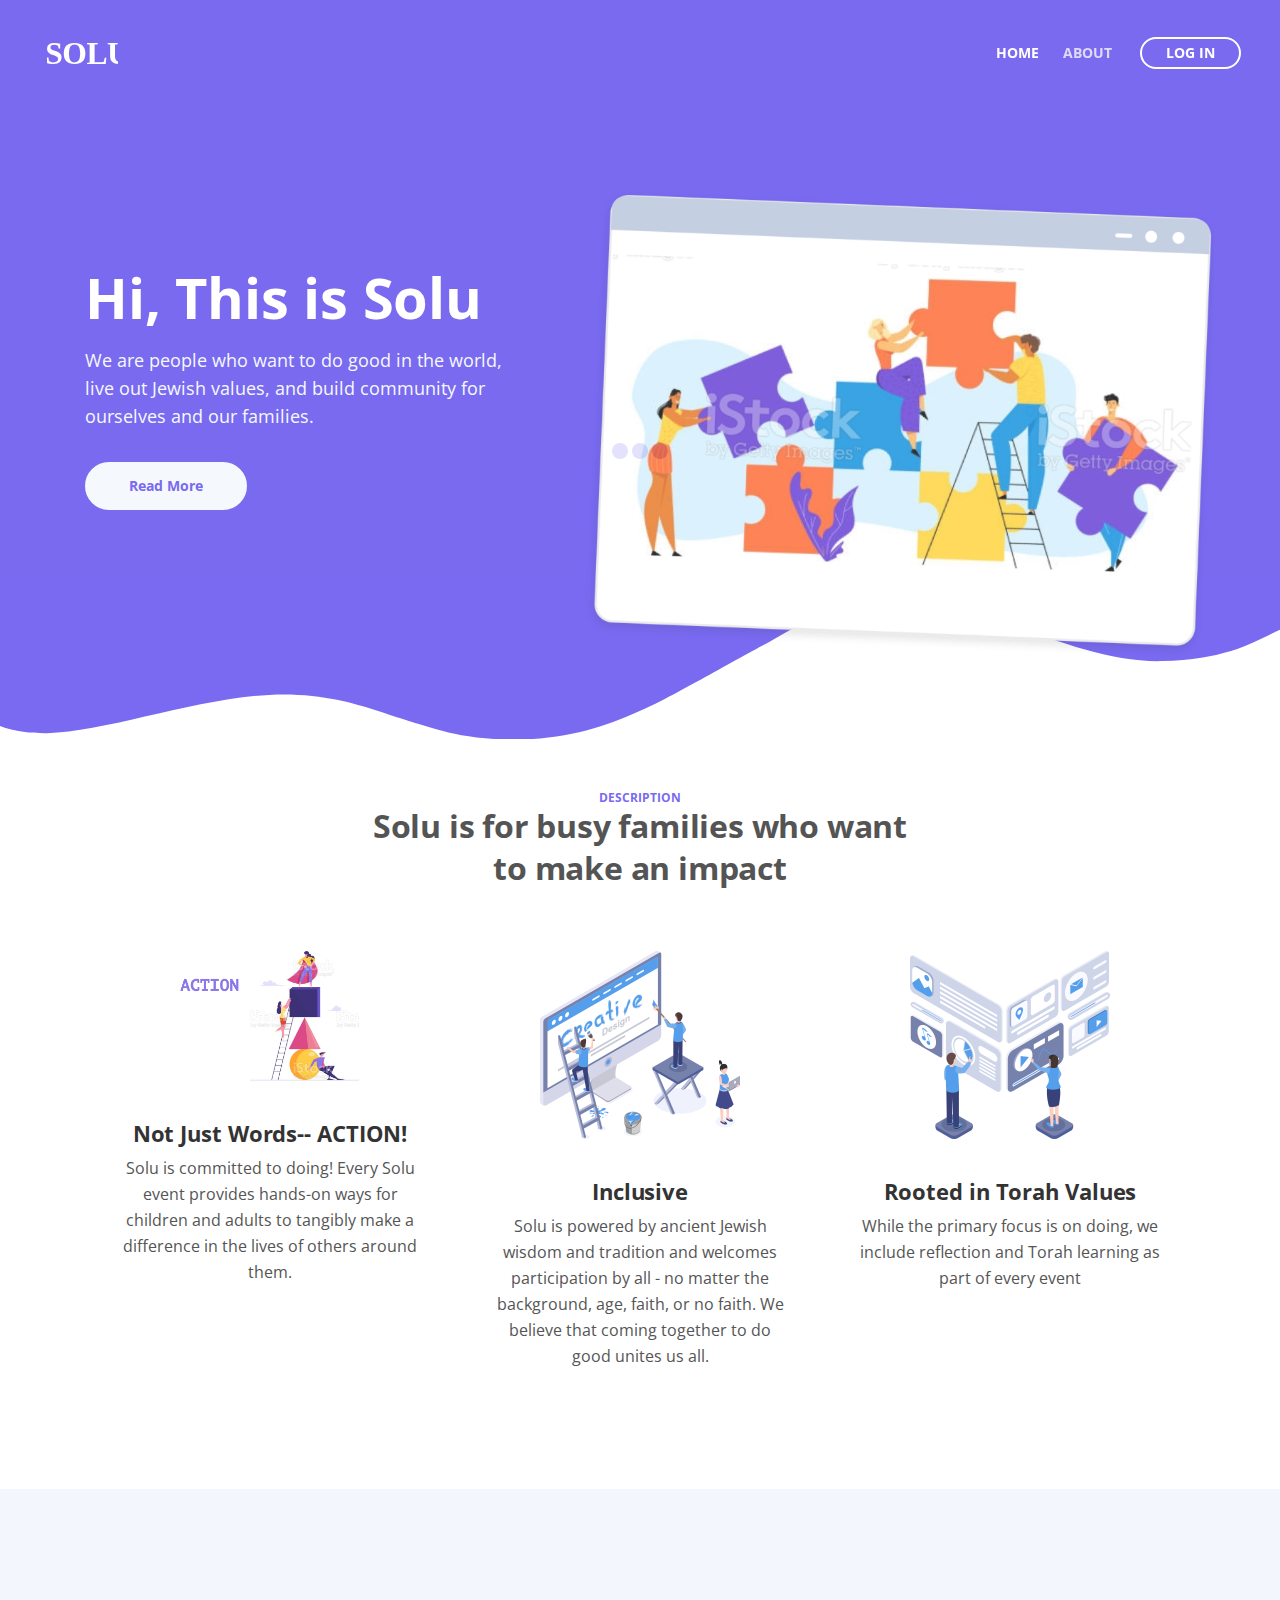
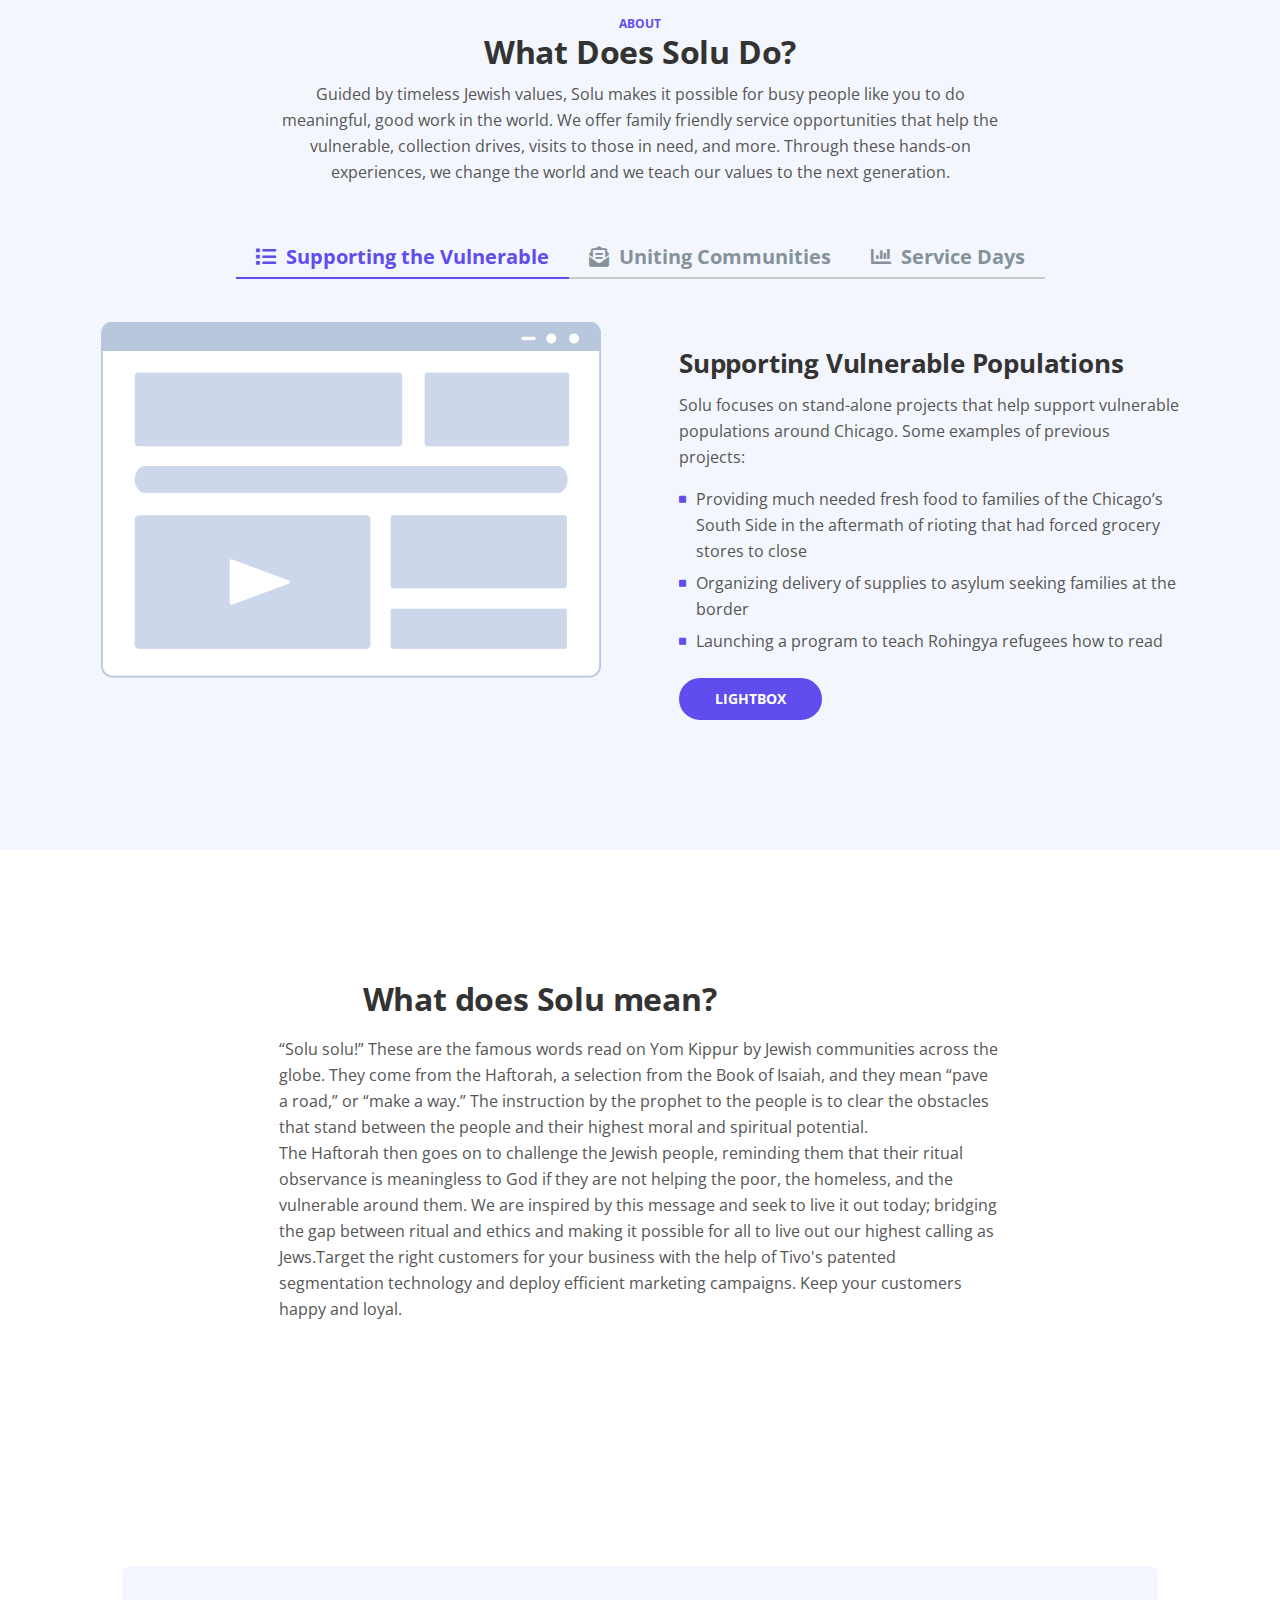
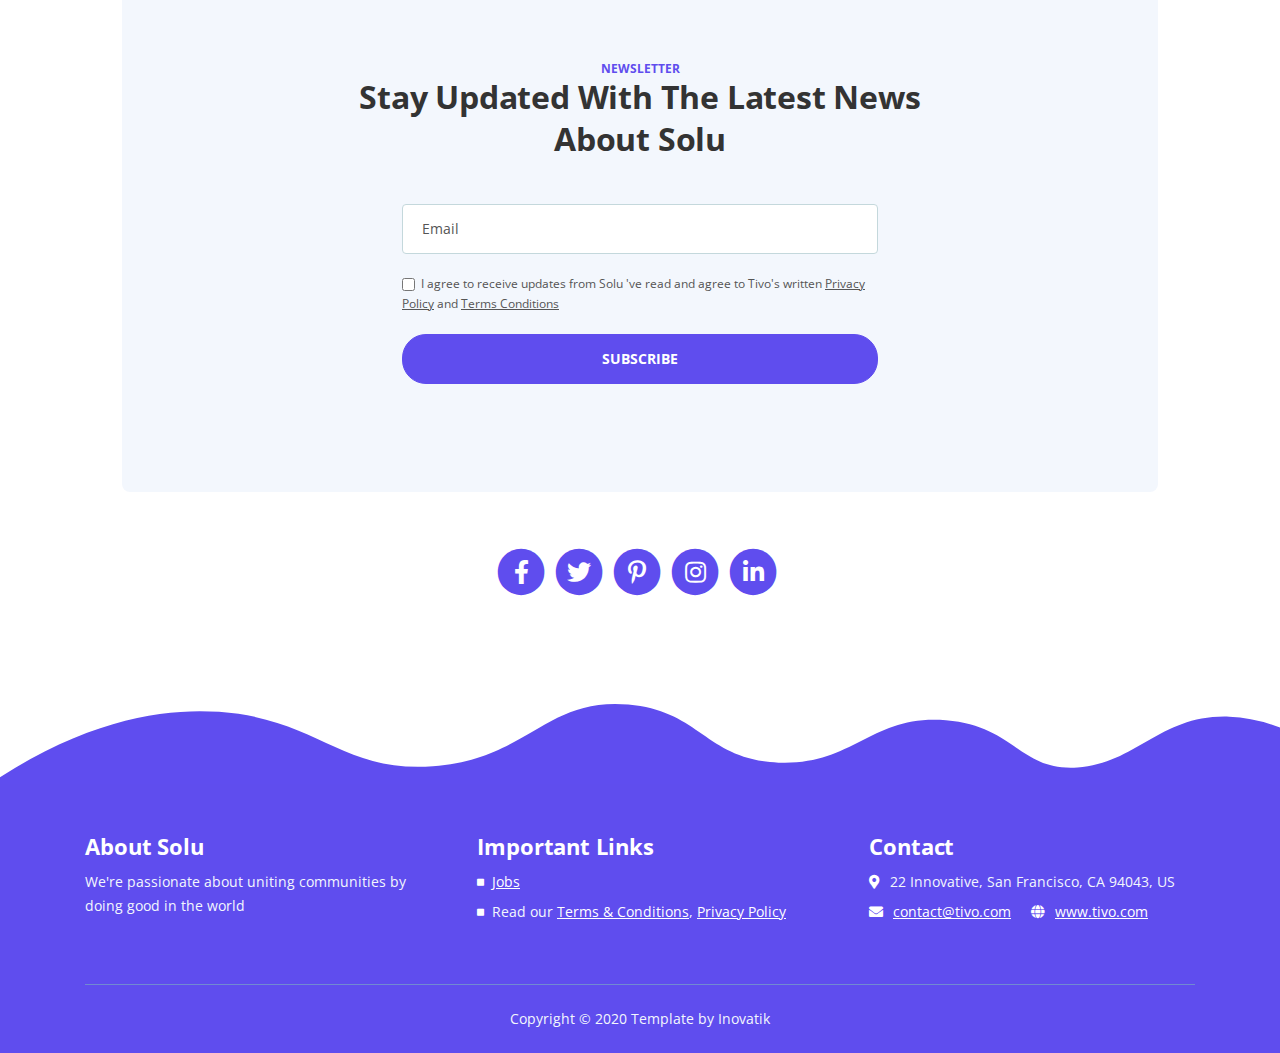
<file: index-unhidden.html>
<!DOCTYPE html>
<html lang="en">
<head>
    <meta charset="utf-8">
    <meta name="viewport" content="width=device-width, initial-scale=1, shrink-to-fit=no">

    <!-- SEO Meta Tags -->
    <meta name="description" content="Tivo is a HTML landing page template built with Bootstrap to help you crate engaging presentations for SaaS apps and convert visitors into users.">
    <meta name="author" content="Inovatik">

    <!-- OG Meta Tags to improve the way the post looks when you share the page on LinkedIn, Facebook, Google+ -->
	<meta property="og:site_name" content="" /> <!-- website name -->
	<meta property="og:site" content="" /> <!-- website link -->
	<meta property="og:title" content=""/> <!-- title shown in the actual shared post -->
	<meta property="og:description" content="" /> <!-- description shown in the actual shared post -->
	<meta property="og:image" content="" /> <!-- image link, make sure it's jpg -->
	<meta property="og:url" content="" /> <!-- where do you want your post to link to -->
	<meta property="og:type" content="article" />

    <!-- Website Title -->
    <title>Solu!</title>

    <!-- Styles -->
    <link href="https://fonts.googleapis.com/css?family=Open+Sans:400,400i,700&display=swap&subset=latin-ext" rel="stylesheet">
    <link href="css/bootstrap.css" rel="stylesheet">
    <link href="css/fontawesome-all.css" rel="stylesheet">
    <link href="css/swiper.css" rel="stylesheet">
	<link href="css/magnific-popup.css" rel="stylesheet">
	<link href="css/styles.css" rel="stylesheet">

	<!-- Favicon  -->
    <link rel="icon" href="images/favicon.png">
</head>
<body data-spy="scroll" data-target=".fixed-top">

    <!-- Preloader -->
	<div class="spinner-wrapper">
        <div class="spinner">
            <div class="bounce1"></div>
            <div class="bounce2"></div>
            <div class="bounce3"></div>
        </div>
    </div>
    <!-- end of preloader -->


    <!-- Navigation -->
    <nav class="navbar navbar-expand-lg navbar-dark navbar-custom fixed-top">
        <div class="container">

            <!-- Text Logo - Use this if you don't have a graphic logo -->
            <!-- <a class="navbar-brand logo-text page-scroll" href="index.html">Tivo</a> -->

            <!-- Image Logo -->
            <a class="navbar-brand logo-image" href="index.html"><img src="images/SOLU-logo.svg" alt="alternative"></a>

            <!-- Mobile Menu Toggle Button -->
            <button class="navbar-toggler" type="button" data-toggle="collapse" data-target="#navbarsExampleDefault" aria-controls="navbarsExampleDefault" aria-expanded="false" aria-label="Toggle navigation">
                <span class="navbar-toggler-awesome fas fa-bars"></span>
                <span class="navbar-toggler-awesome fas fa-times"></span>
            </button>
            <!-- end of mobile menu toggle button -->

            <div class="collapse navbar-collapse" id="navbarsExampleDefault">
                <ul class="navbar-nav ml-auto">
                    <li class="nav-item">
                        <a class="nav-link page-scroll" href="#header">HOME <span class="sr-only">(current)</span></a>
                    </li>
                    <li class="nav-item">
                        <a class="nav-link page-scroll" href="#features">ABOUT</a>
                    </li>

        <!-- HIDE DETAILS NAV ITEM
                    <li class="nav-item">
                        <a class="nav-link page-scroll" href="#details">DETAILS</a>
                    </li>

                     --Dropdown Menu--
                    <li class="nav-item dropdown">
                        <a class="nav-link dropdown-toggle page-scroll" href="#video" id="navbarDropdown" role="button" aria-haspopup="true" aria-expanded="false">VIDEO</a>
                        <div class="dropdown-menu" aria-labelledby="navbarDropdown">
                            <a class="dropdown-item" href="article-details.html"><span class="item-text">ARTICLE DETAILS</span></a>
                            <div class="dropdown-items-divide-hr"></div>
                            <a class="dropdown-item" href="terms-conditions.html"><span class="item-text">TERMS CONDITIONS</span></a>
                            <div class="dropdown-items-divide-hr"></div>
                            <a class="dropdown-item" href="privacy-policy.html"><span class="item-text">PRIVACY POLICY</span></a>
                        </div>
                    </li>
                    <!-- end of dropdown menu -->

<!-- HIDE PRICING NAV ITEMS
                    <li class="nav-item">
                        <a class="nav-link page-scroll" href="#pricing">PRICING</a>
                    </li>
END HIDING NAV ITEM  -->

                </ul>
                <span class="nav-item">
                    <a class="btn-outline-sm" href="log-in.html">LOG IN</a>
                </span>
            </div>
        </div> <!-- end of container -->
    </nav> <!-- end of navbar -->
    <!-- end of navigation -->


    <!-- Header -->
    <header id="header" class="header">
        <div class="header-content">
            <div class="container">
                <div class="row">
                    <div class="col-lg-6 col-xl-5">
                        <div class="text-container">
                            <h1>Hi, This is Solu</h1>
                            <p class="p-large">We are people who want to do good in the world, live out Jewish values, and build community for ourselves and our families.
</p>
                            <a class="btn-solid-lg page-scroll" href="#cards-1">Read More</a>
                        </div> <!-- end of text-container -->
                    </div> <!-- end of col -->
                    <div class="col-lg-6 col-xl-7">
                        <div class="image-container">
                            <div class="img-wrapper">
                                <img class="img-fluid" src="images/solu-header-puzzle-pieces.png" alt="alternative">
                            </div> <!-- end of img-wrapper -->
                        </div> <!-- end of image-container -->
                    </div> <!-- end of col -->
                </div> <!-- end of row -->
            </div> <!-- end of container -->
        </div> <!-- end of header-content -->
    </header> <!-- end of header -->
    <svg class="header-frame" data-name="Layer 1" xmlns="http://www.w3.org/2000/svg" preserveAspectRatio="none" viewBox="0 0 1920 310"><defs><style>.cls-1{fill:#5f4def;}</style></defs><title>header-frame</title><path class="cls-1" d="M0,283.054c22.75,12.98,53.1,15.2,70.635,14.808,92.115-2.077,238.3-79.9,354.895-79.938,59.97-.019,106.17,18.059,141.58,34,47.778,21.511,47.778,21.511,90,38.938,28.418,11.731,85.344,26.169,152.992,17.971,68.127-8.255,115.933-34.963,166.492-67.393,37.467-24.032,148.6-112.008,171.753-127.963,27.951-19.26,87.771-81.155,180.71-89.341,72.016-6.343,105.479,12.388,157.434,35.467,69.73,30.976,168.93,92.28,256.514,89.405,100.992-3.315,140.276-41.7,177-64.9V0.24H0V283.054Z"/></svg>
    <!-- end of header -->


    <!-- Customers -->
    <div class="slider-1" style="display:none">
        <div class="container">
            <div class="row">
                <div class="col-lg-12">

                    <!-- Image Slider -->
                    <div class="slider-container">
                        <div class="swiper-container image-slider">
                            <div class="swiper-wrapper">
                                <div class="swiper-slide">
                                        <img class="img-fluid" src="images/customer-logo-1.png" alt="alternative">
                                </div>
                                <div class="swiper-slide">
                                        <img class="img-fluid" src="images/customer-logo-2.png" alt="alternative">
                                </div>
                                <div class="swiper-slide">
                                        <img class="img-fluid" src="images/customer-logo-3.png" alt="alternative">
                                </div>
                                <div class="swiper-slide">
                                        <img class="img-fluid" src="images/customer-logo-4.png" alt="alternative">
                                </div>
                                <div class="swiper-slide">
                                        <img class="img-fluid" src="images/customer-logo-5.png" alt="alternative">
                                </div>
                                <div class="swiper-slide">
                                        <img class="img-fluid" src="images/customer-logo-6.png" alt="alternative">
                                </div>
                            </div> <!-- end of swiper-wrapper -->
                        </div> <!-- end of swiper container -->
                    </div> <!-- end of slider-container -->
                    <!-- end of image slider -->

                </div> <!-- end of col -->
            </div> <!-- end of row -->
        </div> <!-- end of container -->
    </div> <!-- end of slider-1 -->
    <!-- end of customers -->


    <!-- Description -->
<div id="cards-1"</div>
    <div class="cards-1">
        <div class="container">
            <div class="row">
                <div class="col-lg-12">
                    <div class="above-heading">DESCRIPTION</div>
                    <h2 class="h2-heading">Solu is for busy families who want to make an impact</h2>
                </div> <!-- end of col -->
            </div> <!-- end of row -->
            <div class="row">
                <div class="col-lg-12">

                    <!-- Card -->
                    <div class="card">
                        <div class="card-image">
                            <img class="img-fluid" src="images/action-image.png" alt="alternative">
                        </div>
                        <div class="card-body">
                            <h4 class="card-title">Not Just Words-- ACTION!</h4>
                            <p>Solu is committed to doing! Every Solu event provides hands-on ways for children and adults to tangibly make a difference in the lives of others around them. </p>
                        </div>
                    </div>
                    <!-- end of card -->

                    <!-- Card -->
                    <div class="card">
                        <div class="card-image">
                            <img class="img-fluid" src="images/description-2.png" alt="alternative">
                        </div>
                        <div class="card-body">
                            <h4 class="card-title">Inclusive</h4>
                            <p>Solu is powered by ancient Jewish wisdom and tradition and welcomes participation by all - no matter the background, age, faith, or no faith. We believe that coming together to do good unites us all.</p>
                        </div>
                    </div>
                    <!-- end of card -->

                    <!-- Card -->
                    <div class="card">
                        <div class="card-image">
                            <img class="img-fluid" src="images/description-3.png" alt="alternative">
                        </div>
                        <div class="card-body">
                            <h4 class="card-title">Rooted in Torah Values</h4>
                            <p>While the primary focus is on doing, we include reflection and Torah learning as part of every event</p>
                        </div>
                    </div>
                    <!-- end of card -->

                </div> <!-- end of col -->
            </div> <!-- end of row -->
        </div> <!-- end of container -->
    </div> <!-- end of cards-1 -->
    <!-- end of description -->


    <!-- Features -->
    <div id="features" class="tabs">
        <div class="container">
            <div class="row">
                <div class="col-lg-12">
                    <div class="above-heading">ABOUT</div>
                    <h2 class="h2-heading">What Does Solu Do?</h2>
                    <p class="p-heading">Guided by timeless Jewish values, Solu makes it possible for busy people like you to do meaningful, good work in the world. We offer family friendly service opportunities that help the vulnerable, collection drives, visits to those in need, and more. Through these hands-on experiences, we change the world and we teach our values to the next generation.</p>
                </div> <!-- end of col -->
            </div> <!-- end of row -->
            <div class="row">
                <div class="col-lg-12">

                    <!-- Tabs Links -->
                    <ul class="nav nav-tabs" id="argoTabs" role="tablist">
                        <li class="nav-item">
                            <a class="nav-link active" id="nav-tab-1" data-toggle="tab" href="#tab-1" role="tab" aria-controls="tab-1" aria-selected="true"><i class="fas fa-list"></i>Supporting the Vulnerable</a>
                        </li>
                        <li class="nav-item">
                            <a class="nav-link" id="nav-tab-2" data-toggle="tab" href="#tab-2" role="tab" aria-controls="tab-2" aria-selected="false"><i class="fas fa-envelope-open-text"></i>Uniting Communities</a>
                        </li>
                        <li class="nav-item">
                            <a class="nav-link" id="nav-tab-3" data-toggle="tab" href="#tab-3" role="tab" aria-controls="tab-3" aria-selected="false"><i class="fas fa-chart-bar"></i>Service Days</a>
                        </li>
                    </ul>
                    <!-- end of tabs links -->

                    <!-- Tabs Content -->
                    <div class="tab-content" id="argoTabsContent">

                        <!-- Tab -->
                        <div class="tab-pane fade show active" id="tab-1" role="tabpanel" aria-labelledby="tab-1">
                            <div class="row">
                                <div class="col-lg-6">
                                    <div class="image-container">
                                        <img class="img-fluid" src="images/features-1.png" alt="alternative">
                                    </div> <!-- end of image-container -->
                                </div> <!-- end of col -->
                                <div class="col-lg-6">
                                    <div class="text-container">
                                        <h3>Supporting Vulnerable Populations</h3>
                                        <p>Solu focuses on stand-alone projects that help support vulnerable populations around Chicago. Some examples of previous projects:</p>
                                        <ul class="list-unstyled li-space-lg">
                                            <li class="media">
                                                <i class="fas fa-square"></i>
                                                <div class="media-body">Providing much needed fresh food to families of the Chicago’s South Side in the aftermath of rioting that had forced grocery stores to close</div>
                                            </li>
                                            <li class="media">
                                                <i class="fas fa-square"></i>
                                                <div class="media-body">Organizing delivery of supplies to asylum seeking families at the border</div>
                                            </li>
                                            <li class="media">
                                                <i class="fas fa-square"></i>
                                                <div class="media-body">Launching a program to teach Rohingya refugees how to read</div>
                                            </li>
                                        </ul>
                                        <a class="btn-solid-reg popup-with-move-anim" href="#details-lightbox-1">LIGHTBOX</a>
                                    </div> <!-- end of text-container -->
                                </div> <!-- end of col -->
                            </div> <!-- end of row -->
                        </div> <!-- end of tab-pane -->
                        <!-- end of tab -->

                        <!-- Tab -->
                        <div class="tab-pane fade" id="tab-2" role="tabpanel" aria-labelledby="tab-2">
                            <div class="row">
                                <div class="col-lg-6">
                                    <div class="image-container">
                                        <img class="img-fluid" src="images/features-2.png" alt="alternative">
                                    </div> <!-- end of image-container -->
                                </div> <!-- end of col -->
                                <div class="col-lg-6">
                                    <div class="text-container">
                                        <h3>Uniting Communities</h3>
                                        <p>Solu aims to build bridges between communities all over Chicago, between faiths and within faiths. We seek opportunities to support communities in their times of need. Some examples of previous activities:</p>
                                        <ul class="list-unstyled li-space-lg">
                                            <li class="media">
                                                <i class="fas fa-square"></i>
                                                <div class="media-body">Action and support for community groups in the face of gun violence on the South Side of Chicago - going to Englewood and Bronzeville to support innovative efforts to address the crisis</div>
                                            </li>
                                            <li class="media">
                                                <i class="fas fa-square"></i>
                                                <div class="media-body">Standing with and offering comfort to a local mosque after the tragic shooting in Christchurch </div>
                                            </li>

                                        </ul>
                                        <a class="btn-solid-reg popup-with-move-anim" href="#details-lightbox-2">LIGHTBOX</a>
                                    </div> <!-- end of text-container -->
                                </div> <!-- end of col -->
                            </div> <!-- end of row -->
                        </div> <!-- end of tab-pane -->
                        <!-- end of tab -->

                        <!-- Tab -->
                        <div class="tab-pane fade" id="tab-3" role="tabpanel" aria-labelledby="tab-3">
                            <div class="row">
                                <div class="col-lg-6">
                                    <div class="image-container">
                                        <img class="img-fluid" src="images/features-3.png" alt="alternative">
                                    </div> <!-- end of image-container -->
                                </div> <!-- end of col -->
                                <div class="col-lg-6">
                                    <div class="text-container">
                                        <h3>Analytics Control Panel</h3>
                                        <p>Analytics control  panel is important for every marketing team so it's beed implemented from the begging and designed to produce reports based on very little input information.</p>
                                        <ul class="list-unstyled li-space-lg">
                                            <li class="media">
                                                <i class="fas fa-square"></i>
                                                <div class="media-body">If you set it up correctly you will get acces to great intel</div>
                                            </li>
                                            <li class="media">
                                                <i class="fas fa-square"></i>
                                                <div class="media-body">Easy to integrate in your websites and landing pages</div>
                                            </li>
                                            <li class="media">
                                                <i class="fas fa-square"></i>
                                                <div class="media-body">The generated reports are important for your strategy</div>
                                            </li>
                                        </ul>
                                        <a class="btn-solid-reg popup-with-move-anim" href="#details-lightbox-3">LIGHTBOX</a>
                                    </div> <!-- end of text-container -->
                                </div> <!-- end of col -->
                            </div> <!-- end of row -->
                        </div> <!-- end of tab-pane -->
                        <!-- end of tab -->

                    </div> <!-- end of tab content -->
                    <!-- end of tabs content -->

                </div> <!-- end of col -->
            </div> <!-- end of row -->
        </div> <!-- end of container -->
    </div> <!-- end of tabs -->
    <!-- end of features -->


    <!-- Details Lightboxes -->
    <!-- Details Lightbox 1 -->
	<div id="details-lightbox-1" class="lightbox-basic zoom-anim-dialog mfp-hide">
        <div class="container">
            <div class="row">
                <button title="Close (Esc)" type="button" class="mfp-close x-button">×</button>
                <div class="col-lg-8">
                    <div class="image-container">
                        <img class="img-fluid" src="images/details-lightbox.png" alt="alternative">
                    </div> <!-- end of image-container -->
                </div> <!-- end of col -->
                <div class="col-lg-4">
                    <h3>List Building</h3>
                    <hr>
                    <h5>Core service</h5>
                    <p>It's very easy to start using Tivo. You just need to fill out and submit the Sign Up Form and you will receive access to the app.</p>
                    <ul class="list-unstyled li-space-lg">
                        <li class="media">
                            <i class="fas fa-square"></i><div class="media-body">List building framework</div>
                        </li>
                        <li class="media">
                            <i class="fas fa-square"></i><div class="media-body">Easy database browsing</div>
                        </li>
                        <li class="media">
                            <i class="fas fa-square"></i><div class="media-body">User administration</div>
                        </li>
                        <li class="media">
                            <i class="fas fa-square"></i><div class="media-body">Automate user signup</div>
                        </li>
                        <li class="media">
                            <i class="fas fa-square"></i><div class="media-body">Quick formatting tools</div>
                        </li>
                        <li class="media">
                            <i class="fas fa-square"></i><div class="media-body">Fast email checking</div>
                        </li>
                    </ul>
                    <a class="btn-solid-reg mfp-close" href="sign-up.html">SIGN UP</a> <a class="btn-outline-reg mfp-close as-button" href="#screenshots">BACK</a>
                </div> <!-- end of col -->
            </div> <!-- end of row -->
        </div> <!-- end of container -->
    </div> <!-- end of lightbox-basic -->
    <!-- end of details lightbox 1 -->

    <!-- Details Lightbox 2 -->
	<div id="details-lightbox-2" class="lightbox-basic zoom-anim-dialog mfp-hide">
        <div class="container">
            <div class="row">
                <button title="Close (Esc)" type="button" class="mfp-close x-button">×</button>
                <div class="col-lg-8">
                    <div class="image-container">
                        <img class="img-fluid" src="images/details-lightbox.png" alt="alternative">
                    </div> <!-- end of image-container -->
                </div> <!-- end of col -->
                <div class="col-lg-4">
                    <h3>Campaign Monitoring</h3>
                    <hr>
                    <h5>Core service</h5>
                    <p>It's very easy to start using Tivo. You just need to fill out and submit the Sign Up Form and you will receive access to the app.</p>
                    <ul class="list-unstyled li-space-lg">
                        <li class="media">
                            <i class="fas fa-square"></i><div class="media-body">List building framework</div>
                        </li>
                        <li class="media">
                            <i class="fas fa-square"></i><div class="media-body">Easy database browsing</div>
                        </li>
                        <li class="media">
                            <i class="fas fa-square"></i><div class="media-body">User administration</div>
                        </li>
                        <li class="media">
                            <i class="fas fa-square"></i><div class="media-body">Automate user signup</div>
                        </li>
                        <li class="media">
                            <i class="fas fa-square"></i><div class="media-body">Quick formatting tools</div>
                        </li>
                        <li class="media">
                            <i class="fas fa-square"></i><div class="media-body">Fast email checking</div>
                        </li>
                    </ul>
                    <a class="btn-solid-reg mfp-close" href="sign-up.html">SIGN UP</a> <a class="btn-outline-reg mfp-close as-button" href="#screenshots">BACK</a>
                </div> <!-- end of col -->
            </div> <!-- end of row -->
        </div> <!-- end of container -->
    </div> <!-- end of lightbox-basic -->
    <!-- end of details lightbox 2 -->

    <!-- Details Lightbox 3 -->
	<div id="details-lightbox-3" class="lightbox-basic zoom-anim-dialog mfp-hide">
        <div class="container">
            <div class="row">
                <button title="Close (Esc)" type="button" class="mfp-close x-button">×</button>
                <div class="col-lg-8">
                    <div class="image-container">
                        <img class="img-fluid" src="images/details-lightbox.png" alt="alternative">
                    </div> <!-- end of image-container -->
                </div> <!-- end of col -->
                <div class="col-lg-4">
                    <h3>Analytics Tools</h3>
                    <hr>
                    <h5>Core service</h5>
                    <p>It's very easy to start using Tivo. You just need to fill out and submit the Sign Up Form and you will receive access to the app.</p>
                    <ul class="list-unstyled li-space-lg">
                        <li class="media">
                            <i class="fas fa-square"></i><div class="media-body">List building framework</div>
                        </li>
                        <li class="media">
                            <i class="fas fa-square"></i><div class="media-body">Easy database browsing</div>
                        </li>
                        <li class="media">
                            <i class="fas fa-square"></i><div class="media-body">User administration</div>
                        </li>
                        <li class="media">
                            <i class="fas fa-square"></i><div class="media-body">Automate user signup</div>
                        </li>
                        <li class="media">
                            <i class="fas fa-square"></i><div class="media-body">Quick formatting tools</div>
                        </li>
                        <li class="media">
                            <i class="fas fa-square"></i><div class="media-body">Fast email checking</div>
                        </li>
                    </ul>
                    <a class="btn-solid-reg mfp-close" href="sign-up.html">SIGN UP</a> <a class="btn-outline-reg mfp-close as-button" href="#screenshots">BACK</a>
                </div> <!-- end of col -->
            </div> <!-- end of row -->
        </div> <!-- end of container -->
    </div> <!-- end of lightbox-basic -->
    <!-- end of details lightbox 3 -->
    <!-- end of details lightboxes -->


    <!-- Details -->
    <div id="details" class="basic-1">
        <div class="container">
            <div class="row">
                <div class="col-lg-12">
                    <h2 class="h2-heading">What does Solu mean?</h2>
                    <p class="p-heading">“Solu solu!” These are the famous words read on Yom Kippur by Jewish communities across the globe.
                    They come from the Haftorah, a selection from the Book of Isaiah, and they mean “pave a road,” or “make a way.”
                    The instruction by the prophet to the people is to clear the obstacles that stand between the people and their highest moral and spiritual potential. <br> The Haftorah then goes on to challenge the Jewish people, reminding them that their ritual observance is meaningless to God if they are not helping the poor, the homeless, and the vulnerable around them. We are inspired by this message and seek to live it out today; bridging the gap between ritual and ethics and making it possible for all to live out our highest calling as Jews.Target the right customers for your business with the help of Tivo's patented segmentation technology and deploy efficient marketing campaigns. Keep your customers happy and loyal.</p>




                        <ul class="list-unstyled li-space-lg" style="display:none">
                            <li class="media">
                                <i class="fas fa-square"></i>
                                <div class="media-body">Understand customers and meet their requirements</div>
                            </li>
                            <li class="media">
                                <i class="fas fa-square"></i>
                                <div class="media-body">Targeted client base with Tivo's efficient technology</div>
                            </li>
                        </ul>
                        <!-- <a class="btn-solid-reg page-scroll" href="sign-up.html">SIGN UP</a> -->
                </div> <!-- end of col -->
                <div class="col-lg-6">
<!--
                  <div class="image-container">
                      <img class="img-fluid" src="images/details.png" alt="alternative">
                  </div>
-->


                </div> <!-- end of col -->
            </div> <!-- end of row -->
        </div> <!-- end of container -->
    </div> <!-- end of basic-1 -->
    <!-- end of details -->


    <!-- Video -->
    <div id="video" class="basic-2" style="display:none">
        <div class="container">
            <div class="row">
                <div class="col-lg-12">

                    <!-- Video Preview -->
                    <div class="image-container">
                        <div class="video-wrapper">
                            <a class="popup-youtube" href="https://www.youtube.com/watch?v=fLCjQJCekTs" data-effect="fadeIn">
                                <img class="img-fluid" src="images/video-image.png" alt="alternative">
                                <span class="video-play-button">
                                    <span></span>
                                </span>
                            </a>
                        </div> <!-- end of video-wrapper -->
                    </div> <!-- end of image-container -->
                    <!-- end of video preview -->

                    <div class="p-heading">What better way to show off Tivo marketing automation saas app than presenting you some great situations of each module and tool available to users in a video</div>
                </div> <!-- end of col -->
            </div> <!-- end of row -->
        </div> <!-- end of container -->
    </div> <!-- end of basic-2 -->
    <!-- end of video -->


    <!-- Pricing -->
    <!-- CURRENTLY SET TO DISPLAY:NONE -->
    <div id="pricing" class="cards-2" style="display:none">
        <div class="container">
            <div class="row">
                <div class="col-lg-12">
                    <div class="above-heading">PRICING</div>
                    <h2 class="h2-heading">Pricing Options Table</h2>
                </div> <!-- end of col -->
            </div> <!-- end of row -->
            <div class="row">
                <div class="col-lg-12">

                    <!-- Card-->
                    <div class="card">
                        <div class="card-body">
                            <div class="card-title">BASIC</div>
                            <div class="price"><span class="currency">$</span><span class="value">Free</span></div>
                            <div class="frequency">14 days trial</div>
                            <div class="divider"></div>
                            <ul class="list-unstyled li-space-lg">
                                <li class="media">
                                    <i class="fas fa-check"></i><div class="media-body">Email Marketing Module</div>
                                </li>
                                <li class="media">
                                    <i class="fas fa-check"></i><div class="media-body">User Control Management</div>
                                </li>
                                <li class="media">
                                    <i class="fas fa-times"></i><div class="media-body">List Building And Cleaning</div>
                                </li>
                                <li class="media">
                                    <i class="fas fa-times"></i><div class="media-body">Collected Data Reports</div>
                                </li>
                                <li class="media">
                                    <i class="fas fa-times"></i><div class="media-body">Planning And Evaluation</div>
                                </li>
                            </ul>
                            <div class="button-wrapper">
                                <a class="btn-solid-reg page-scroll" href="sign-up.html">SIGN UP</a>
                            </div>
                        </div>
                    </div> <!-- end of card -->
                    <!-- end of card -->

                    <!-- Card-->
                    <div class="card">
                        <div class="card-body">
                            <div class="card-title">ADVANCED</div>
                            <div class="price"><span class="currency">$</span><span class="value">29.99</span></div>
                            <div class="frequency">monthly</div>
                            <div class="divider"></div>
                            <ul class="list-unstyled li-space-lg">
                                <li class="media">
                                    <i class="fas fa-check"></i><div class="media-body">Email Marketing Module</div>
                                </li>
                                <li class="media">
                                    <i class="fas fa-check"></i><div class="media-body">User Control Management</div>
                                </li>
                                <li class="media">
                                    <i class="fas fa-check"></i><div class="media-body">List Building And Cleaning</div>
                                </li>
                                <li class="media">
                                    <i class="fas fa-times"></i><div class="media-body">Collected Data Reports</div>
                                </li>
                                <li class="media">
                                    <i class="fas fa-times"></i><div class="media-body">Planning And Evaluation</div>
                                </li>
                            </ul>
                            <div class="button-wrapper">
                                <a class="btn-solid-reg page-scroll" href="sign-up.html">SIGN UP</a>
                            </div>
                        </div>
                    </div> <!-- end of card -->
                    <!-- end of card -->

                    <!-- Card-->
                    <div class="card">
                        <!--<div class="label">
                            <p class="best-value">Best Value</p>
                        </div> -->
                        <div class="card-body">
                            <div class="card-title">COMPLETE</div>
                            <div class="price"><span class="currency">$</span><span class="value">39.99</span></div>
                            <div class="frequency">monthly</div>
                            <div class="divider"></div>
                            <ul class="list-unstyled li-space-lg">
                                <li class="media">
                                    <i class="fas fa-check"></i><div class="media-body">Email Marketing Module</div>
                                </li>
                                <li class="media">
                                    <i class="fas fa-check"></i><div class="media-body">User Control Management</div>
                                </li>
                                <li class="media">
                                    <i class="fas fa-check"></i><div class="media-body">List Building And Cleaning</div>
                                </li>
                                <li class="media">
                                    <i class="fas fa-check"></i><div class="media-body">Collected Data Reports</div>
                                </li>
                                <li class="media">
                                    <i class="fas fa-check"></i><div class="media-body">Planning And Evaluation</div>
                                </li>
                            </ul>
                            <div class="button-wrapper">
                                <a class="btn-solid-reg page-scroll" href="sign-up.html">SIGN UP</a>
                            </div>
                        </div>
                    </div> <!-- end of card -->
                    <!-- end of card -->

                </div> <!-- end of col -->
            </div> <!-- end of row -->
        </div> <!-- end of container -->
    </div> <!-- end of cards-2 -->
    <!-- end of pricing -->


    <!-- Testimonials -->
    <div class="slider-2" style="display:none">
        <div class="container">
            <div class="row">
                <div class="col-lg-12">

                    <!-- Text Slider -->
                    <div class="slider-container">
                        <div class="swiper-container text-slider">
                            <div class="swiper-wrapper">

                                <!-- Slide -->
                                <div class="swiper-slide">
                                    <div class="image-wrapper">
                                        <img class="img-fluid" src="images/testimonial-1.jpg" alt="alternative">
                                    </div> <!-- end of image-wrapper -->
                                    <div class="text-wrapper">
                                        <div class="testimonial-text">I started to use Tivo with the free trial about a year ago and never stopped since then. It does all the repeating marketing tasks and allows me to focus on core development activities like new product research and design. I love it and recommend it to everyone.</div>
                                        <div class="testimonial-author">Jude Thorn - Online Marketer</div>
                                    </div> <!-- end of text-wrapper -->
                                </div> <!-- end of swiper-slide -->
                                <!-- end of slide -->

                                <!-- Slide -->
                                <div class="swiper-slide">
                                    <div class="image-wrapper">
                                        <img class="img-fluid" src="images/testimonial-2.jpg" alt="alternative">
                                    </div> <!-- end of image-wrapper -->
                                    <div class="text-wrapper">
                                        <div class="testimonial-text">Awesome features for the money. I never thought such a low ammount of money would bring me so many leads per month. Before Tivo I used the services of an agency which cost 10x more and delivered far less. Highly recommended to marketers focused on results.</div>
                                        <div class="testimonial-author">Roy Smith - Developer</div>
                                    </div> <!-- end of text-wrapper -->
                                </div> <!-- end of swiper-slide -->
                                <!-- end of slide -->

                                <!-- Slide -->
                                <div class="swiper-slide">
                                    <div class="image-wrapper">
                                        <img class="img-fluid" src="images/testimonial-3.jpg" alt="alternative">
                                    </div> <!-- end of image-wrapper -->
                                    <div class="text-wrapper">
                                        <div class="testimonial-text">Tivo is the best marketing automation app for small and medium sized business. It understands the mindset of young entrepreneurs and provides the necessary data for wise marketing decisions. Just give it a try and you will definitely not regret spending your time.</div>
                                        <div class="testimonial-author">Marsha Singer - Online Marketer</div>
                                    </div> <!-- end of text-wrapper -->
                                </div> <!-- end of swiper-slide -->
                                <!-- end of slide -->

                                <!-- Slide -->
                                <div class="swiper-slide">
                                    <div class="image-wrapper">
                                        <img class="img-fluid" src="images/testimonial-4.jpg" alt="alternative">
                                    </div> <!-- end of image-wrapper -->
                                    <div class="text-wrapper">
                                        <div class="testimonial-text">Tivo is one of the greatest marketing automation apps out there. I especially love the Reporting Tools module because it gives me such a great amount of information based on little amounts of input gathered in just few weeks of light weight usage. Recommended!</div>
                                        <div class="testimonial-author">Ronda Louis - Online Marketer</div>
                                    </div> <!-- end of text-wrapper -->
                                </div> <!-- end of swiper-slide -->
                                <!-- end of slide -->

                            </div> <!-- end of swiper-wrapper -->

                            <!-- Add Arrows -->
                            <div class="swiper-button-next"></div>
                            <div class="swiper-button-prev"></div>
                            <!-- end of add arrows -->

                        </div> <!-- end of swiper-container -->
                    </div> <!-- end of slider-container -->
                    <!-- end of text slider -->

                </div> <!-- end of col -->
            </div> <!-- end of row -->
        </div> <!-- end of container -->
    </div> <!-- end of slider-2 -->
    <!-- end of testimonials -->


    <!-- Newsletter -->
    <div class="form">
        <div class="container">
            <div class="row">
                <div class="col-lg-12">
                    <div class="text-container">
                        <div class="above-heading">NEWSLETTER</div>
                        <h2>Stay Updated With The Latest News About Solu</h2>

                        <!-- Newsletter Form -->
                        <form id="newsletterForm" data-toggle="validator" data-focus="false">
                            <div class="form-group">
                                <input type="email" class="form-control-input" id="nemail" required>
                                <label class="label-control" for="nemail">Email</label>
                                <div class="help-block with-errors"></div>
                            </div>
                            <div class="form-group checkbox">
                                <input type="checkbox" id="nterms" value="Agreed-to-Terms" required>I agree to receive updates from Solu 've read and agree to Tivo's written <a href="privacy-policy.html">Privacy Policy</a> and <a href="terms-conditions.html">Terms Conditions</a>
                                <div class="help-block with-errors"></div>
                            </div>
                            <div class="form-group">
                                <button type="submit" class="form-control-submit-button">SUBSCRIBE</button>
                            </div>
                            <div class="form-message">
                                <div id="nmsgSubmit" class="h3 text-center hidden"></div>
                            </div>
                        </form>
                        <!-- end of newsletter form -->

                    </div> <!-- end of text-container -->
                </div> <!-- end of col -->
            </div> <!-- end of row -->
            <div class="row">
                <div class="col-lg-12">
                    <div class="icon-container">
                        <span class="fa-stack">
                            <a href="#your-link">
                                <i class="fas fa-circle fa-stack-2x"></i>
                                <i class="fab fa-facebook-f fa-stack-1x"></i>
                            </a>
                        </span>
                        <span class="fa-stack">
                            <a href="#your-link">
                                <i class="fas fa-circle fa-stack-2x"></i>
                                <i class="fab fa-twitter fa-stack-1x"></i>
                            </a>
                        </span>
                        <span class="fa-stack">
                            <a href="#your-link">
                                <i class="fas fa-circle fa-stack-2x"></i>
                                <i class="fab fa-pinterest-p fa-stack-1x"></i>
                            </a>
                        </span>
                        <span class="fa-stack">
                            <a href="#your-link">
                                <i class="fas fa-circle fa-stack-2x"></i>
                                <i class="fab fa-instagram fa-stack-1x"></i>
                            </a>
                        </span>
                        <span class="fa-stack">
                            <a href="#your-link">
                                <i class="fas fa-circle fa-stack-2x"></i>
                                <i class="fab fa-linkedin-in fa-stack-1x"></i>
                            </a>
                        </span>
                    </div> <!-- end of col -->
                </div> <!-- end of col -->
            </div> <!-- end of row -->
        </div> <!-- end of container -->
    </div> <!-- end of form -->
    <!-- end of newsletter -->


    <!-- Footer -->
    <svg class="footer-frame" data-name="Layer 2" xmlns="http://www.w3.org/2000/svg" preserveAspectRatio="none" viewBox="0 0 1920 79"><defs><style>.cls-2{fill:#5f4def;}</style></defs><title>footer-frame</title><path class="cls-2" d="M0,72.427C143,12.138,255.5,4.577,328.644,7.943c147.721,6.8,183.881,60.242,320.83,53.737,143-6.793,167.826-68.128,293-60.9,109.095,6.3,115.68,54.364,225.251,57.319,113.58,3.064,138.8-47.711,251.189-41.8,104.012,5.474,109.713,50.4,197.369,46.572,89.549-3.91,124.375-52.563,227.622-50.155A338.646,338.646,0,0,1,1920,23.467V79.75H0V72.427Z" transform="translate(0 -0.188)"/></svg>
    <div class="footer">
        <div class="container">
            <div class="row">
                <div class="col-md-4">
                    <div class="footer-col first">
                        <h4>About Solu</h4>
                        <p class="p-small">We're passionate about uniting communities by doing good in the world</p>
                    </div>
                </div> <!-- end of col -->
                <div class="col-md-4">
                    <div class="footer-col middle">
                        <h4>Important Links</h4>
                        <ul class="list-unstyled li-space-lg p-small">
                            <li class="media">
                                <i class="fas fa-square"></i>
                                <div class="media-body"> <a class="white" href="jobs.html">Jobs</a></div>
                            </li>
                            <li class="media">
                                <i class="fas fa-square"></i>
                                <div class="media-body">Read our <a class="white" href="terms-conditions.html">Terms & Conditions</a>, <a class="white" href="privacy-policy.html">Privacy Policy</a></div>
                            </li>
                        </ul>
                    </div>
                </div> <!-- end of col -->
                <div class="col-md-4">
                    <div class="footer-col last">
                        <h4>Contact</h4>
                        <ul class="list-unstyled li-space-lg p-small">
                            <li class="media">
                                <i class="fas fa-map-marker-alt"></i>
                                <div class="media-body">22 Innovative, San Francisco, CA 94043, US</div>
                            </li>
                            <li class="media">
                                <i class="fas fa-envelope"></i>
                                <div class="media-body"><a class="white" href="mailto:contact@tivo.com">contact@tivo.com</a> <i class="fas fa-globe"></i><a class="white" href="#your-link">www.tivo.com</a></div>
                            </li>
                        </ul>
                    </div>
                </div> <!-- end of col -->
            </div> <!-- end of row -->
        </div> <!-- end of container -->
    </div> <!-- end of footer -->
    <!-- end of footer -->


    <!-- Copyright -->
    <div class="copyright">
        <div class="container">
            <div class="row">
                <div class="col-lg-12">
                    <p class="p-small">Copyright © 2020 <a href="https://inovatik.com">Template by Inovatik</a></p>
                </div> <!-- end of col -->
            </div> <!-- enf of row -->
        </div> <!-- end of container -->
    </div> <!-- end of copyright -->
    <!-- end of copyright -->


    <!-- Scripts -->
    <script src="js/jquery.min.js"></script> <!-- jQuery for Bootstrap's JavaScript plugins -->
    <script src="js/popper.min.js"></script> <!-- Popper tooltip library for Bootstrap -->
    <script src="js/bootstrap.min.js"></script> <!-- Bootstrap framework -->
    <script src="js/jquery.easing.min.js"></script> <!-- jQuery Easing for smooth scrolling between anchors -->
    <script src="js/swiper.min.js"></script> <!-- Swiper for image and text sliders -->
    <script src="js/jquery.magnific-popup.js"></script> <!-- Magnific Popup for lightboxes -->
    <script src="js/validator.min.js"></script> <!-- Validator.js - Bootstrap plugin that validates forms -->
    <script src="js/scripts.js"></script> <!-- Custom scripts -->
</body>
</html>
</file>
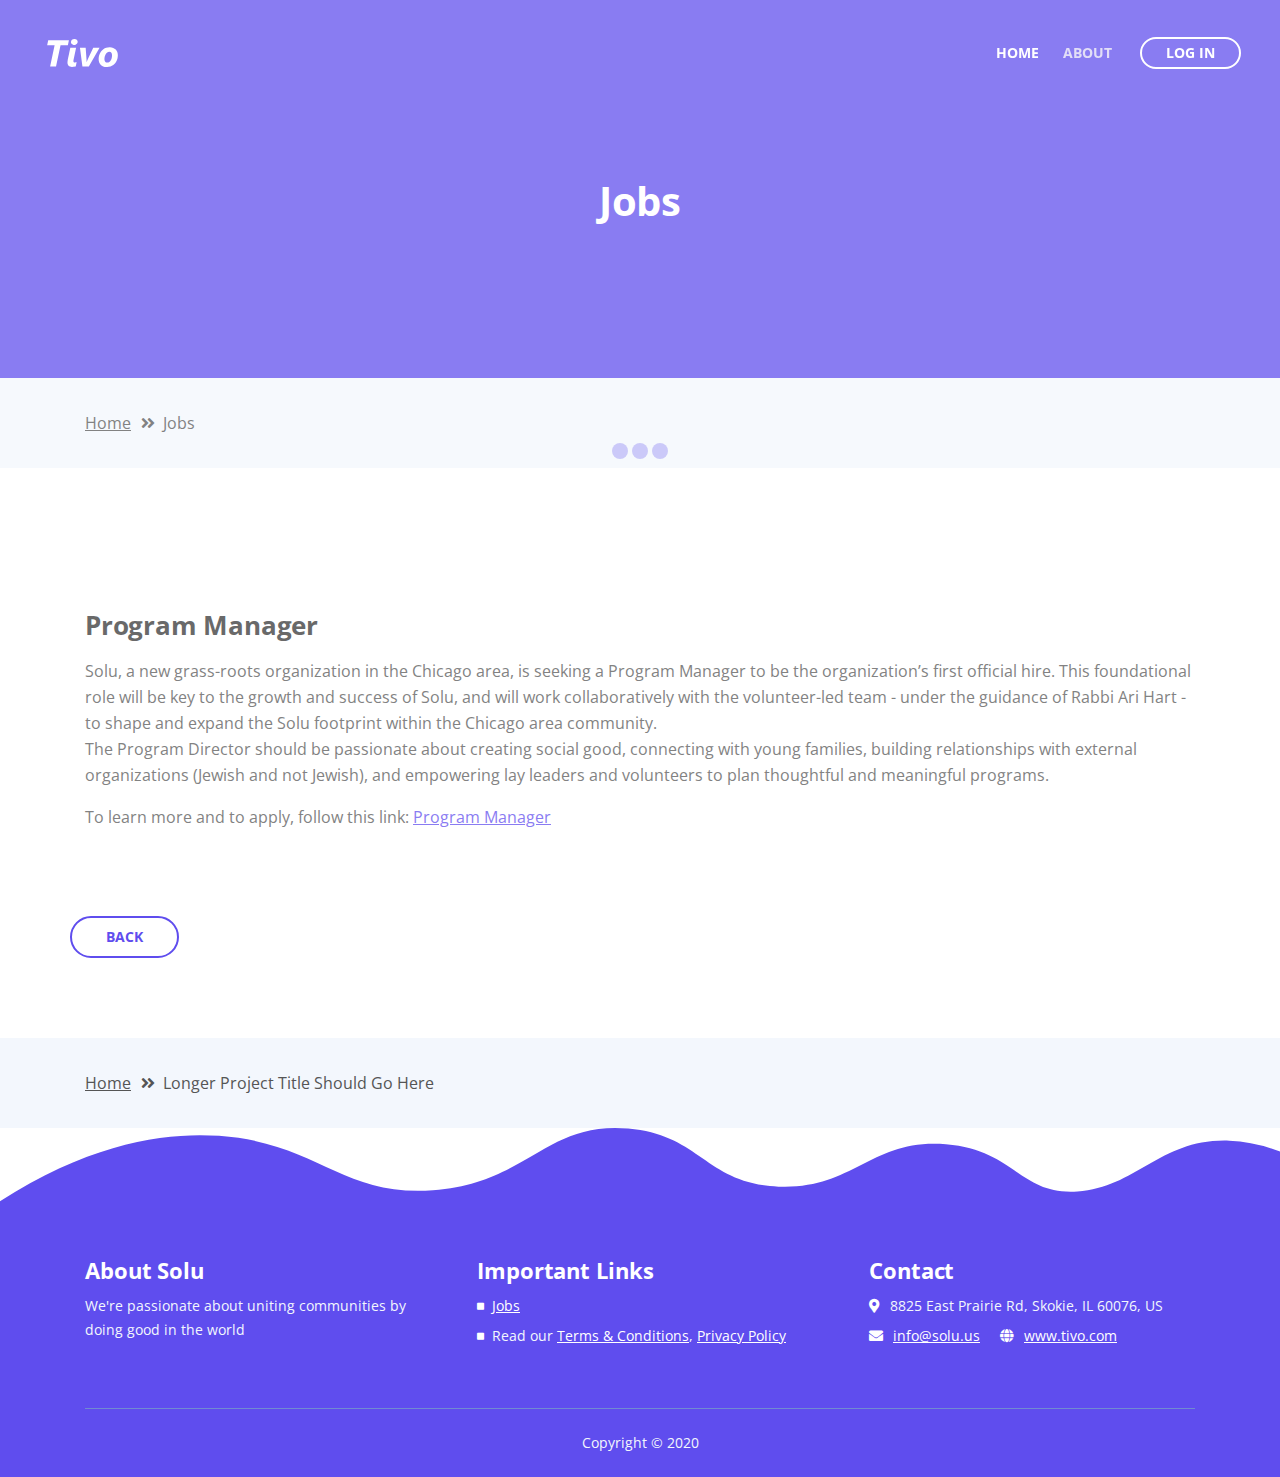
<file: jobs.html>
<!DOCTYPE html>
<html lang="en">
<head>
    <meta charset="utf-8">
    <meta name="viewport" content="width=device-width, initial-scale=1, shrink-to-fit=no">

    <!-- SEO Meta Tags -->
    <meta name="description" content="Tivo is a HTML landing page template built with Bootstrap to help you crate engaging presentations for SaaS apps and convert visitors into users.">
    <meta name="author" content="Inovatik">

    <!-- OG Meta Tags to improve the way the post looks when you share the page on LinkedIn, Facebook, Google+ -->
	<meta property="og:site_name" content="" /> <!-- website name -->
	<meta property="og:site" content="" /> <!-- website link -->
	<meta property="og:title" content=""/> <!-- title shown in the actual shared post -->
	<meta property="og:description" content="" /> <!-- description shown in the actual shared post -->
	<meta property="og:image" content="" /> <!-- image link, make sure it's jpg -->
	<meta property="og:url" content="" /> <!-- where do you want your post to link to -->
	<meta property="og:type" content="article" />

    <!-- Website Title -->
    <title>SOLU - Jobs</title>

    <!-- Styles -->
    <link href="https://fonts.googleapis.com/css?family=Open+Sans:400,400i,700&display=swap&subset=latin-ext" rel="stylesheet">
    <link href="css/bootstrap.css" rel="stylesheet">
    <link href="css/fontawesome-all.css" rel="stylesheet">
    <link href="css/swiper.css" rel="stylesheet">
	<link href="css/magnific-popup.css" rel="stylesheet">
    <link href="css/styles.css" rel="stylesheet">

	<!-- Favicon  -->
    <link rel="icon" href="images/favicon.png">
</head>
<body data-spy="scroll" data-target=".fixed-top">

    <!-- Preloader -->
	<div class="spinner-wrapper">
        <div class="spinner">
            <div class="bounce1"></div>
            <div class="bounce2"></div>
            <div class="bounce3"></div>
        </div>
    </div>
    <!-- end of preloader -->


    <!-- Navigation -->
    <nav class="navbar navbar-expand-lg navbar-dark navbar-custom fixed-top">
        <div class="container">

            <!-- Text Logo - Use this if you don't have a graphic logo -->
            <!-- <a class="navbar-brand logo-text page-scroll" href="index.html">Tivo</a> -->

            <!-- Image Logo -->
            <a class="navbar-brand logo-image" href="index.html"><img src="images/logo.svg" alt="alternative"></a>

            <!-- Mobile Menu Toggle Button -->
            <button class="navbar-toggler" type="button" data-toggle="collapse" data-target="#navbarsExampleDefault" aria-controls="navbarsExampleDefault" aria-expanded="false" aria-label="Toggle navigation">
                <span class="navbar-toggler-awesome fas fa-bars"></span>
                <span class="navbar-toggler-awesome fas fa-times"></span>
            </button>
            <!-- end of mobile menu toggle button -->

            <div class="collapse navbar-collapse" id="navbarsExampleDefault">
                <ul class="navbar-nav ml-auto">
                    <li class="nav-item">
                        <a class="nav-link page-scroll" href="#header">HOME <span class="sr-only">(current)</span></a>
                    </li>
                    <li class="nav-item">
                        <a class="nav-link page-scroll" href="#features">ABOUT</a>
                    </li>

        <!-- HIDE DETAILS NAV ITEM
                    <li class="nav-item">
                        <a class="nav-link page-scroll" href="#details">DETAILS</a>
                    </li>

                     --Dropdown Menu--
                    <li class="nav-item dropdown">
                        <a class="nav-link dropdown-toggle page-scroll" href="#video" id="navbarDropdown" role="button" aria-haspopup="true" aria-expanded="false">VIDEO</a>
                        <div class="dropdown-menu" aria-labelledby="navbarDropdown">
                            <a class="dropdown-item" href="article-details.html"><span class="item-text">ARTICLE DETAILS</span></a>
                            <div class="dropdown-items-divide-hr"></div>
                            <a class="dropdown-item" href="terms-conditions.html"><span class="item-text">TERMS CONDITIONS</span></a>
                            <div class="dropdown-items-divide-hr"></div>
                            <a class="dropdown-item" href="privacy-policy.html"><span class="item-text">PRIVACY POLICY</span></a>
                        </div>
                    </li>
                    <!-- end of dropdown menu -->

<!-- HIDE PRICING NAV ITEMS
                    <li class="nav-item">
                        <a class="nav-link page-scroll" href="#pricing">PRICING</a>
                    </li>
END HIDING NAV ITEM  -->

                </ul>
                <span class="nav-item">
                    <a class="btn-outline-sm" href="log-in.html">LOG IN</a>
                </span>
            </div>
        </div> <!-- end of container -->
    </nav> <!-- end of navbar -->
    <!-- end of navigation -->


    <!-- Header -->
    <header id="header" class="ex-header">
        <div class="container">
            <div class="row">
                <div class="col-md-12">
                    <h1>Jobs</h1>
                </div> <!-- end of col -->
            </div> <!-- end of row -->
        </div> <!-- end of container -->
    </header> <!-- end of ex-header -->
    <!-- end of header -->


    <!-- Breadcrumbs -->
    <div class="ex-basic-1">
        <div class="container">
            <div class="row">
                <div class="col-lg-12">
                    <div class="breadcrumbs">
                        <a href="index.html">Home</a><i class="fa fa-angle-double-right"></i><span>Jobs</span>
                    </div> <!-- end of breadcrumbs -->
                </div> <!-- end of col -->
            </div> <!-- end of row -->
        </div> <!-- end of container -->
    </div> <!-- end of ex-basic-1 -->
    <!-- end of breadcrumbs -->


    <!-- Privacy Content -->
    <div class="ex-basic-2">
        <div class="container">
            <div class="row">
                <div class="col-lg-12">
                    <div class="image-container-large">
<!--                        <img class="img-fluid" src="images/article-details-large.jpg" alt="alternative">  -->
                    </div> <!-- end of image-container-large -->
                    <div class="text-container">
                        <h3>Program Manager</h3>
                        <p>Solu, a new grass-roots organization in the Chicago area, is seeking a Program Manager to be the organization’s first official hire. This foundational role will be key to the growth and success of Solu, and will work collaboratively with the volunteer-led team - under the guidance of Rabbi Ari Hart - to shape and expand the Solu footprint within the Chicago area community. <br> The Program Director should be passionate about creating social good, connecting with young families, building relationships with external organizations (Jewish and not Jewish), and empowering lay leaders and volunteers to plan thoughtful and meaningful programs.

                        <p>To learn more and to apply, follow this link: <a class="blue" href="https://angel.co/company/solu-2/jobs/1055525-program-manager">Program Manager</a></p>

                    </div> <!-- end of text-container-->




                    </div> <!-- end of text-container -->
                    <a class="btn-outline-reg" href="index.html">BACK</a>
                </div> <!-- end of col-->
            </div> <!-- end of row -->
        </div> <!-- end of container -->
    </div> <!-- end of ex-basic-2 -->
    <!-- end of privacy content -->


    <!-- Breadcrumbs -->
    <div class="ex-basic-1">
        <div class="container">
            <div class="row">
                <div class="col-lg-12">
                    <div class="breadcrumbs">
                        <a href="index.html">Home</a><i class="fa fa-angle-double-right"></i><span>Longer Project Title Should Go Here</span>
                    </div> <!-- end of breadcrumbs -->
                </div> <!-- end of col -->
            </div> <!-- end of row -->
        </div> <!-- end of container -->
    </div> <!-- end of ex-basic-1 -->
    <!-- end of breadcrumbs -->


    <!-- Footer -->
    <svg class="footer-frame" data-name="Layer 2" xmlns="http://www.w3.org/2000/svg" preserveAspectRatio="none" viewBox="0 0 1920 79"><defs><style>.cls-2{fill:#5f4def;}</style></defs><title>footer-frame</title><path class="cls-2" d="M0,72.427C143,12.138,255.5,4.577,328.644,7.943c147.721,6.8,183.881,60.242,320.83,53.737,143-6.793,167.826-68.128,293-60.9,109.095,6.3,115.68,54.364,225.251,57.319,113.58,3.064,138.8-47.711,251.189-41.8,104.012,5.474,109.713,50.4,197.369,46.572,89.549-3.91,124.375-52.563,227.622-50.155A338.646,338.646,0,0,1,1920,23.467V79.75H0V72.427Z" transform="translate(0 -0.188)"/></svg>
    <div class="footer">
        <div class="container">
            <div class="row">
                <div class="col-md-4">
                    <div class="footer-col first">
                        <h4>About Solu</h4>
                        <p class="p-small">We're passionate about uniting communities by doing good in the world</p>
                    </div>
                </div> <!-- end of col -->
                <div class="col-md-4">
                    <div class="footer-col middle">
                        <h4>Important Links</h4>
                        <ul class="list-unstyled li-space-lg p-small">
                            <li class="media">
                                <i class="fas fa-square"></i>
                                <div class="media-body"> <a class="white" href="jobs.html">Jobs</a></div>
                            </li>
                            <li class="media">
                                <i class="fas fa-square"></i>
                                <div class="media-body">Read our <a class="white" href="terms-conditions.html">Terms & Conditions</a>, <a class="white" href="privacy-policy.html">Privacy Policy</a></div>
                            </li>
                        </ul>
                    </div>
                </div> <!-- end of col -->
                <div class="col-md-4">
                    <div class="footer-col last">
                        <h4>Contact</h4>
                        <ul class="list-unstyled li-space-lg p-small">
                            <li class="media">
                                <i class="fas fa-map-marker-alt"></i>
                                <div class="media-body">8825 East Prairie Rd, Skokie, IL 60076, US</div>
                            </li>
                            <li class="media">
                                <i class="fas fa-envelope"></i>
                                <div class="media-body"><a class="white" href="mailto:info@solu.us">info@solu.us</a> <i class="fas fa-globe"></i><a class="white" href="#your-link">www.tivo.com</a></div>
                            </li>
                        </ul>
                    </div>
                </div> <!-- end of col -->
            </div> <!-- end of row -->
        </div> <!-- end of container -->
    </div> <!-- end of footer -->
    <!-- end of footer -->


    <!-- Copyright -->
    <div class="copyright">
        <div class="container">
            <div class="row">
                <div class="col-lg-12">
                    <p class="p-small">Copyright © 2020</p>
                </div> <!-- end of col -->
            </div> <!-- enf of row -->
        </div> <!-- end of container -->
    </div> <!-- end of copyright -->
    <!-- end of copyright -->



    <!-- Scripts -->
    <script src="js/jquery.min.js"></script> <!-- jQuery for Bootstrap's JavaScript plugins -->
    <script src="js/popper.min.js"></script> <!-- Popper tooltip library for Bootstrap -->
    <script src="js/bootstrap.min.js"></script> <!-- Bootstrap framework -->
    <script src="js/jquery.easing.min.js"></script> <!-- jQuery Easing for smooth scrolling between anchors -->
    <script src="js/swiper.min.js"></script> <!-- Swiper for image and text sliders -->
    <script src="js/jquery.magnific-popup.js"></script> <!-- Magnific Popup for lightboxes -->
    <script src="js/validator.min.js"></script> <!-- Validator.js - Bootstrap plugin that validates forms -->
    <script src="js/scripts.js"></script> <!-- Custom scripts -->
</body>
</html>
</file>
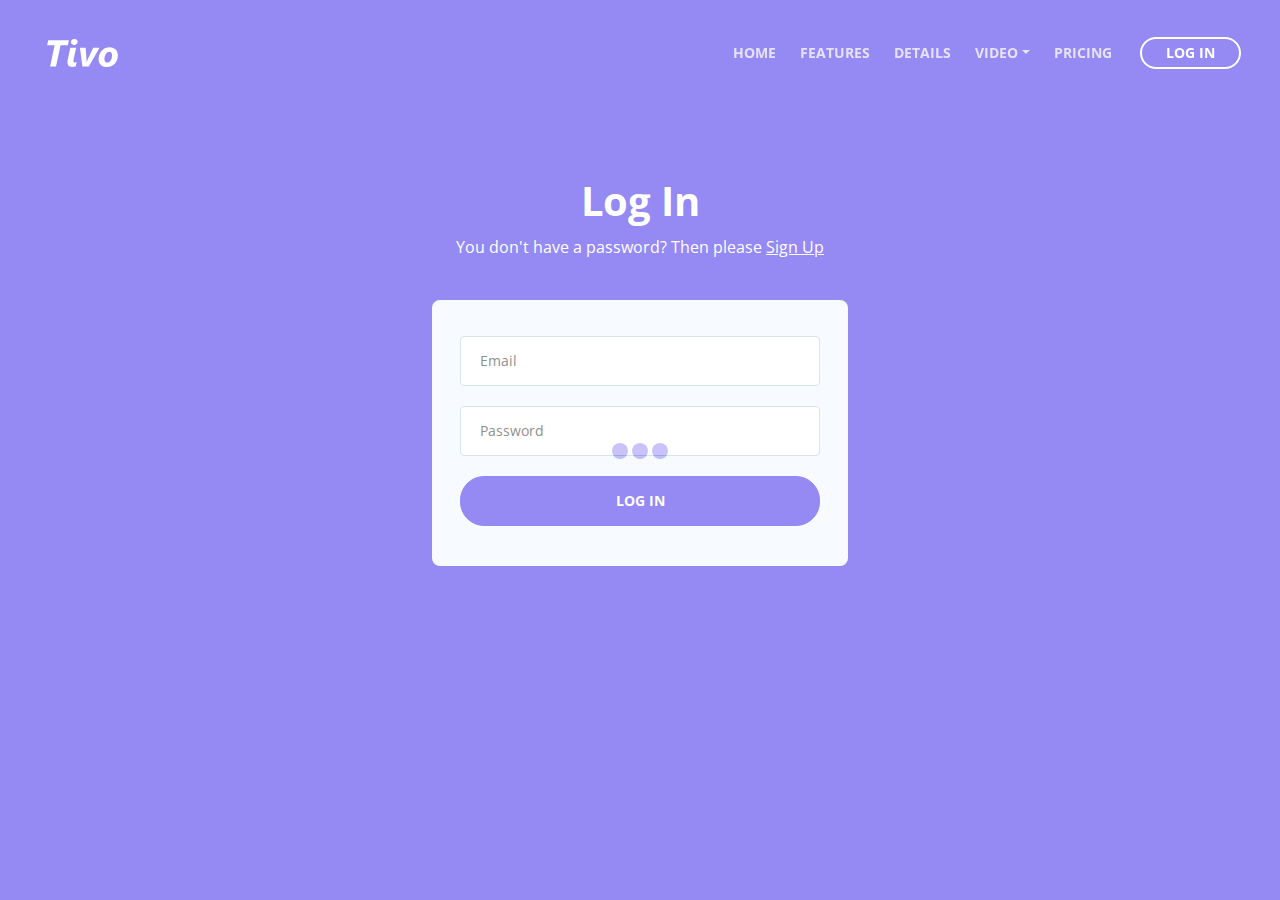
<file: log-in.html>
<!DOCTYPE html>
<html lang="en">
<head>
    <meta charset="utf-8">
    <meta name="viewport" content="width=device-width, initial-scale=1, shrink-to-fit=no">
    
    <!-- SEO Meta Tags -->
    <meta name="description" content="Tivo is a HTML landing page template built with Bootstrap to help you crate engaging presentations for SaaS apps and convert visitors into users.">
    <meta name="author" content="Inovatik">

    <!-- OG Meta Tags to improve the way the post looks when you share the page on LinkedIn, Facebook, Google+ -->
	<meta property="og:site_name" content="" /> <!-- website name -->
	<meta property="og:site" content="" /> <!-- website link -->
	<meta property="og:title" content=""/> <!-- title shown in the actual shared post -->
	<meta property="og:description" content="" /> <!-- description shown in the actual shared post -->
	<meta property="og:image" content="" /> <!-- image link, make sure it's jpg -->
	<meta property="og:url" content="" /> <!-- where do you want your post to link to -->
	<meta property="og:type" content="article" />

    <!-- Website Title -->
    <title>Log In - Tivo - SaaS App HTML Landing Page Template</title>
    
    <!-- Styles -->
    <link href="https://fonts.googleapis.com/css?family=Open+Sans:400,400i,700&display=swap&subset=latin-ext" rel="stylesheet">
    <link href="css/bootstrap.css" rel="stylesheet">
    <link href="css/fontawesome-all.css" rel="stylesheet">
    <link href="css/swiper.css" rel="stylesheet">
	<link href="css/magnific-popup.css" rel="stylesheet">
	<link href="css/styles.css" rel="stylesheet">
	
	<!-- Favicon  -->
    <link rel="icon" href="images/favicon.png">
</head>
<body data-spy="scroll" data-target=".fixed-top">
    
    <!-- Preloader -->
	<div class="spinner-wrapper">
        <div class="spinner">
            <div class="bounce1"></div>
            <div class="bounce2"></div>
            <div class="bounce3"></div>
        </div>
    </div>
    <!-- end of preloader -->
    

    <!-- Navigation -->
    <nav class="navbar navbar-expand-lg navbar-dark navbar-custom fixed-top">
        <div class="container">

            <!-- Text Logo - Use this if you don't have a graphic logo -->
            <!-- <a class="navbar-brand logo-text page-scroll" href="index.html">Tivo</a> -->

            <!-- Image Logo -->
            <a class="navbar-brand logo-image" href="index.html"><img src="images/logo.svg" alt="alternative"></a> 
            
            <!-- Mobile Menu Toggle Button -->
            <button class="navbar-toggler" type="button" data-toggle="collapse" data-target="#navbarsExampleDefault" aria-controls="navbarsExampleDefault" aria-expanded="false" aria-label="Toggle navigation">
                <span class="navbar-toggler-awesome fas fa-bars"></span>
                <span class="navbar-toggler-awesome fas fa-times"></span>
            </button>
            <!-- end of mobile menu toggle button -->

            <div class="collapse navbar-collapse" id="navbarsExampleDefault">
                <ul class="navbar-nav ml-auto">
                    <li class="nav-item">
                        <a class="nav-link page-scroll" href="index.html#header">HOME <span class="sr-only">(current)</span></a>
                    </li>
                    <li class="nav-item">
                        <a class="nav-link page-scroll" href="index.html#features">FEATURES</a>
                    </li>
                    <li class="nav-item">
                        <a class="nav-link page-scroll" href="index.html#details">DETAILS</a>
                    </li>

                    <!-- Dropdown Menu -->          
                    <li class="nav-item dropdown">
                        <a class="nav-link dropdown-toggle page-scroll" href="index.html#video" id="navbarDropdown" role="button" aria-haspopup="true" aria-expanded="false">VIDEO</a>
                        <div class="dropdown-menu" aria-labelledby="navbarDropdown">
                            <a class="dropdown-item" href="article-details.html"><span class="item-text">ARTICLE DETAILS</span></a>
                            <div class="dropdown-items-divide-hr"></div>
                            <a class="dropdown-item" href="terms-conditions.html"><span class="item-text">TERMS CONDITIONS</span></a>
                            <div class="dropdown-items-divide-hr"></div>
                            <a class="dropdown-item" href="privacy-policy.html"><span class="item-text">PRIVACY POLICY</span></a>
                        </div>
                    </li>
                    <!-- end of dropdown menu -->

                    <li class="nav-item">
                        <a class="nav-link page-scroll" href="index.html#pricing">PRICING</a>
                    </li>
                </ul>
                <span class="nav-item">
                    <a class="btn-outline-sm" href="log-in.html">LOG IN</a>
                </span>
            </div>
        </div> <!-- end of container -->
    </nav> <!-- end of navbar -->
    <!-- end of navigation -->


    <!-- Header -->
    <header id="header" class="ex-2-header">
        <div class="container">
            <div class="row">
                <div class="col-lg-12">
                    <h1>Log In</h1>
                   <p>You don't have a password? Then please <a class="white" href="sign-up.html">Sign Up</a></p> 
                    <!-- Sign Up Form -->
                    <div class="form-container">
                        <form id="logInForm" data-toggle="validator" data-focus="false">
                            <div class="form-group">
                                <input type="email" class="form-control-input" id="lemail" required>
                                <label class="label-control" for="lemail">Email</label>
                                <div class="help-block with-errors"></div>
                            </div>
                            <div class="form-group">
                                <input type="text" class="form-control-input" id="lpassword" required>
                                <label class="label-control" for="lpassword">Password</label>
                                <div class="help-block with-errors"></div>
                            </div>
                            <div class="form-group">
                                <button type="submit" class="form-control-submit-button">LOG IN</button>
                            </div>
                            <div class="form-message">
                                <div id="lmsgSubmit" class="h3 text-center hidden"></div>
                            </div>
                        </form>
                    </div> <!-- end of form container -->
                    <!-- end of sign up form -->

                </div> <!-- end of col -->
            </div> <!-- end of row -->
        </div> <!-- end of container -->
    </header> <!-- end of ex-header -->
    <!-- end of header -->


    <!-- Scripts -->
    <script src="js/jquery.min.js"></script> <!-- jQuery for Bootstrap's JavaScript plugins -->
    <script src="js/popper.min.js"></script> <!-- Popper tooltip library for Bootstrap -->
    <script src="js/bootstrap.min.js"></script> <!-- Bootstrap framework -->
    <script src="js/jquery.easing.min.js"></script> <!-- jQuery Easing for smooth scrolling between anchors -->
    <script src="js/swiper.min.js"></script> <!-- Swiper for image and text sliders -->
    <script src="js/jquery.magnific-popup.js"></script> <!-- Magnific Popup for lightboxes -->
    <script src="js/validator.min.js"></script> <!-- Validator.js - Bootstrap plugin that validates forms -->
    <script src="js/scripts.js"></script> <!-- Custom scripts -->
</body>
</html>
</file>
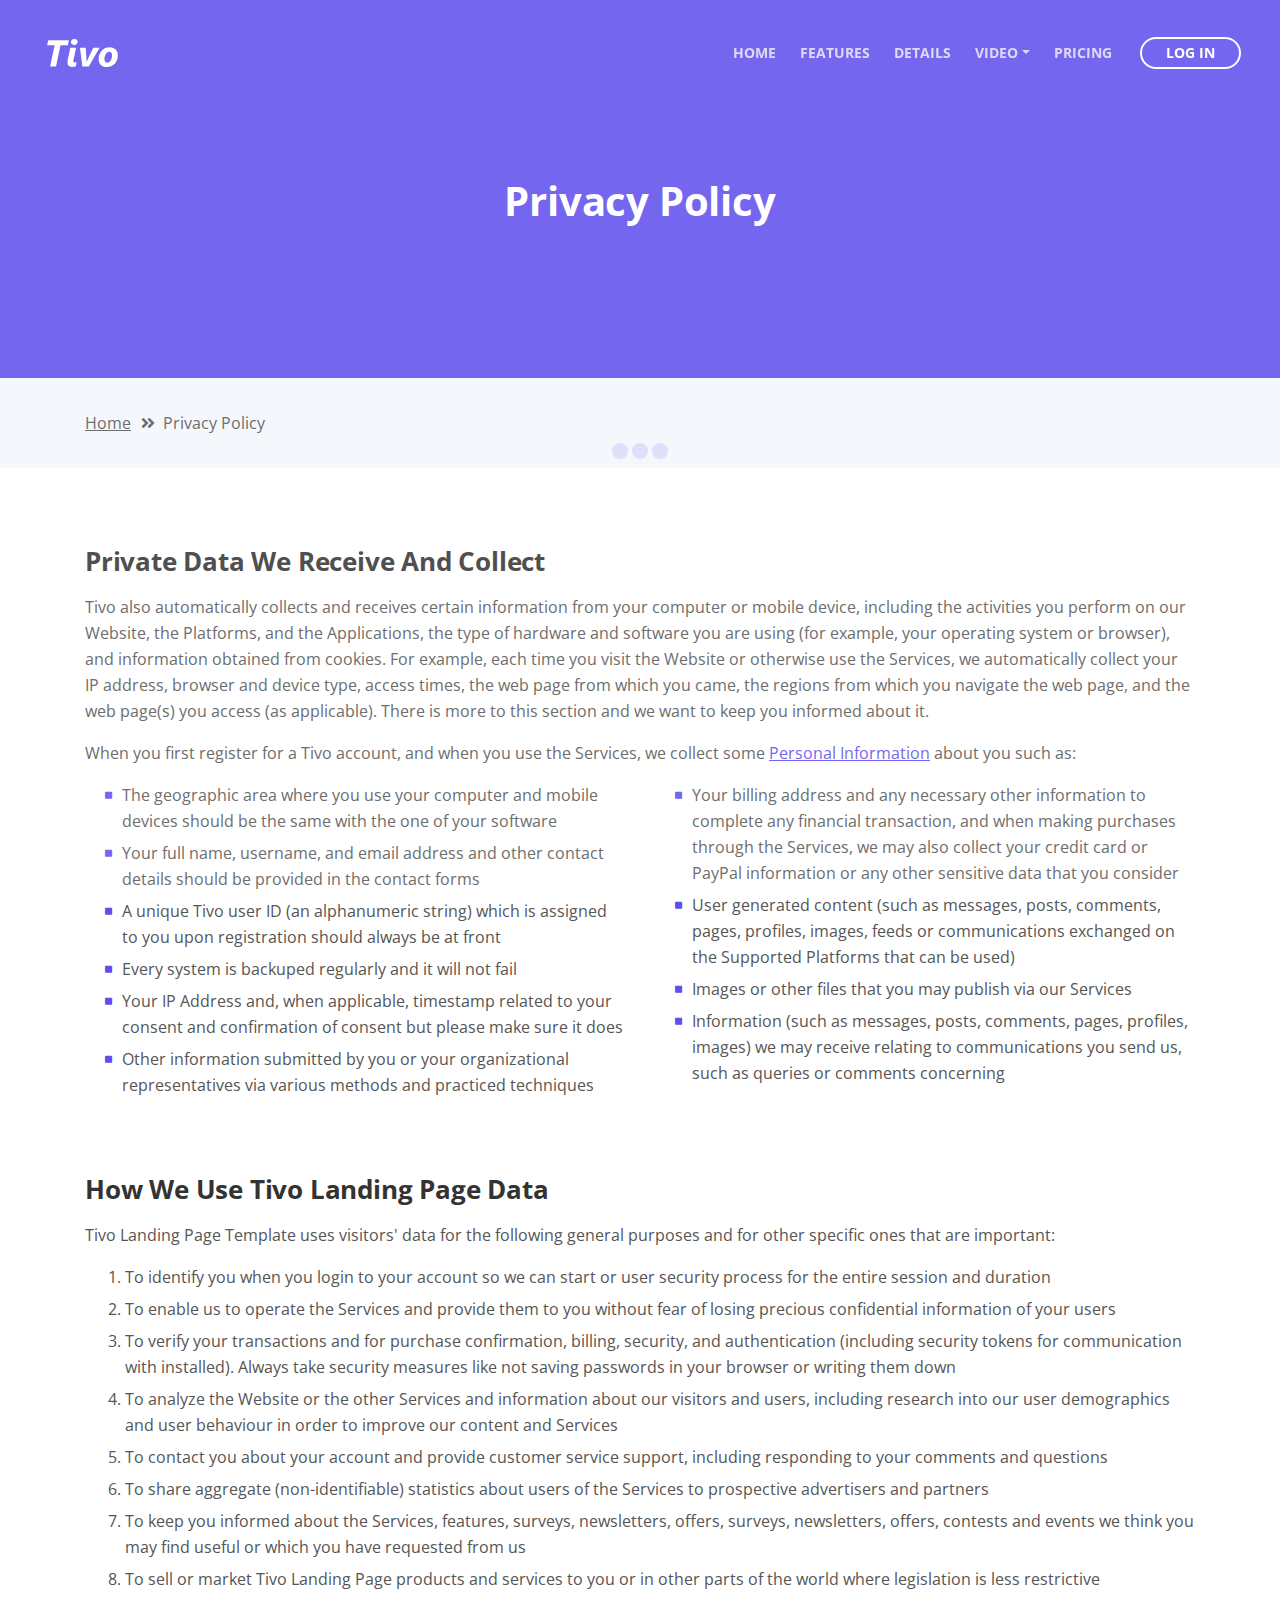
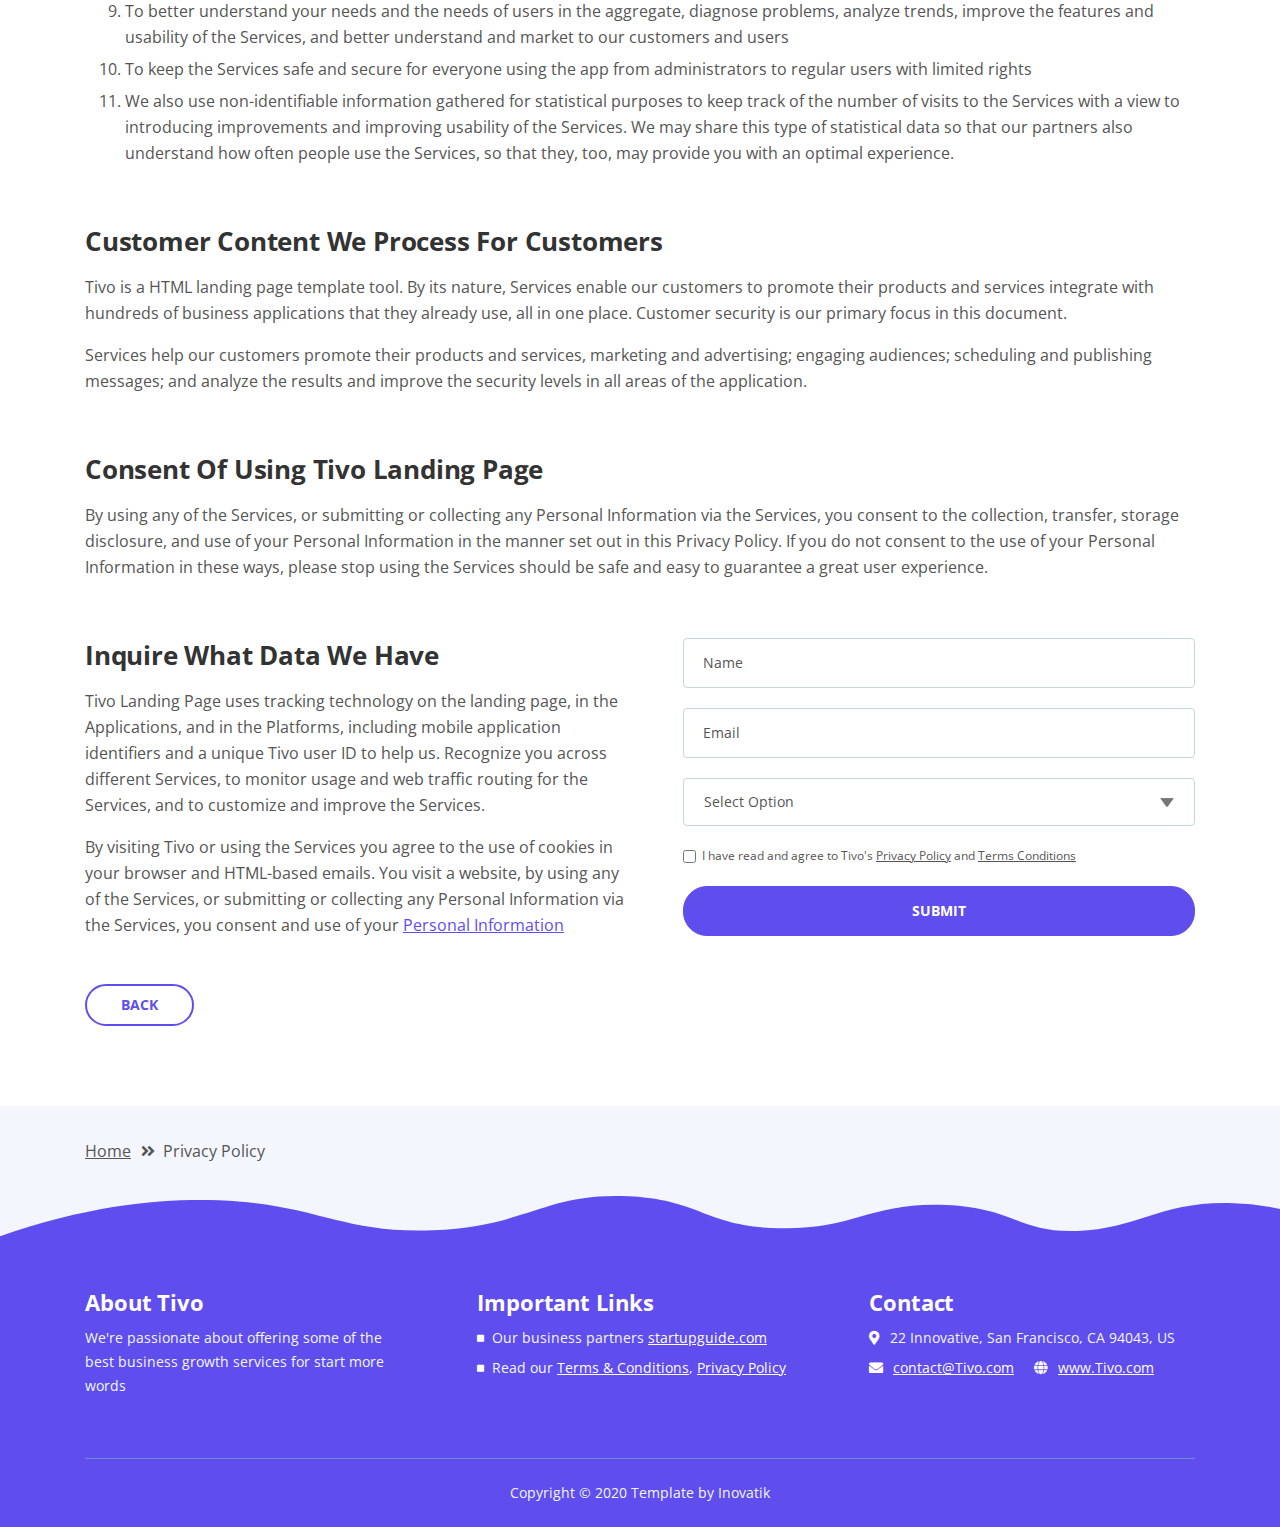
<file: privacy-policy.html>
<!DOCTYPE html>
<html lang="en">
<head>
    <meta charset="utf-8">
    <meta name="viewport" content="width=device-width, initial-scale=1, shrink-to-fit=no">
    
    <!-- SEO Meta Tags -->
    <meta name="description" content="Tivo is a HTML landing page template built with Bootstrap to help you crate engaging presentations for SaaS apps and convert visitors into users.">
    <meta name="author" content="Inovatik">

    <!-- OG Meta Tags to improve the way the post looks when you share the page on LinkedIn, Facebook, Google+ -->
	<meta property="og:site_name" content="" /> <!-- website name -->
	<meta property="og:site" content="" /> <!-- website link -->
	<meta property="og:title" content=""/> <!-- title shown in the actual shared post -->
	<meta property="og:description" content="" /> <!-- description shown in the actual shared post -->
	<meta property="og:image" content="" /> <!-- image link, make sure it's jpg -->
	<meta property="og:url" content="" /> <!-- where do you want your post to link to -->
	<meta property="og:type" content="article" />

    <!-- Website Title -->
    <title>Privacy Policy - Tivo - SaaS App HTML Landing Page Template</title>
    
    <!-- Styles -->
    <link href="https://fonts.googleapis.com/css?family=Open+Sans:400,400i,700&display=swap&subset=latin-ext" rel="stylesheet">
    <link href="css/bootstrap.css" rel="stylesheet">
    <link href="css/fontawesome-all.css" rel="stylesheet">
    <link href="css/swiper.css" rel="stylesheet">
	<link href="css/magnific-popup.css" rel="stylesheet">
	<link href="css/styles.css" rel="stylesheet">
	
	<!-- Favicon  -->
    <link rel="icon" href="images/favicon.png">
</head>
<body data-spy="scroll" data-target=".fixed-top">
    
    <!-- Preloader -->
	<div class="spinner-wrapper">
        <div class="spinner">
            <div class="bounce1"></div>
            <div class="bounce2"></div>
            <div class="bounce3"></div>
        </div>
    </div>
    <!-- end of preloader -->
    

    <!-- Navigation -->
    <nav class="navbar navbar-expand-lg navbar-dark navbar-custom fixed-top">
        <div class="container">

            <!-- Text Logo - Use this if you don't have a graphic logo -->
            <!-- <a class="navbar-brand logo-text page-scroll" href="index.html">Tivo</a> -->

            <!-- Image Logo -->
            <a class="navbar-brand logo-image" href="index.html"><img src="images/logo.svg" alt="alternative"></a> 
            
            <!-- Mobile Menu Toggle Button -->
            <button class="navbar-toggler" type="button" data-toggle="collapse" data-target="#navbarsExampleDefault" aria-controls="navbarsExampleDefault" aria-expanded="false" aria-label="Toggle navigation">
                <span class="navbar-toggler-awesome fas fa-bars"></span>
                <span class="navbar-toggler-awesome fas fa-times"></span>
            </button>
            <!-- end of mobile menu toggle button -->

            <div class="collapse navbar-collapse" id="navbarsExampleDefault">
                <ul class="navbar-nav ml-auto">
                    <li class="nav-item">
                        <a class="nav-link page-scroll" href="index.html#header">HOME <span class="sr-only">(current)</span></a>
                    </li>
                    <li class="nav-item">
                        <a class="nav-link page-scroll" href="index.html#features">FEATURES</a>
                    </li>
                    <li class="nav-item">
                        <a class="nav-link page-scroll" href="index.html#details">DETAILS</a>
                    </li>

                    <!-- Dropdown Menu -->          
                    <li class="nav-item dropdown">
                        <a class="nav-link dropdown-toggle page-scroll" href="index.html#video" id="navbarDropdown" role="button" aria-haspopup="true" aria-expanded="false">VIDEO</a>
                        <div class="dropdown-menu" aria-labelledby="navbarDropdown">
                            <a class="dropdown-item" href="article-details.html"><span class="item-text">ARTICLE DETAILS</span></a>
                            <div class="dropdown-items-divide-hr"></div>
                            <a class="dropdown-item" href="terms-conditions.html"><span class="item-text">TERMS CONDITIONS</span></a>
                            <div class="dropdown-items-divide-hr"></div>
                            <a class="dropdown-item" href="privacy-policy.html"><span class="item-text">PRIVACY POLICY</span></a>
                        </div>
                    </li>
                    <!-- end of dropdown menu -->

                    <li class="nav-item">
                        <a class="nav-link page-scroll" href="index.html#pricing">PRICING</a>
                    </li>
                </ul>
                <span class="nav-item">
                    <a class="btn-outline-sm" href="log-in.html">LOG IN</a>
                </span>
            </div>
        </div> <!-- end of container -->
    </nav> <!-- end of navbar -->
    <!-- end of navigation -->


    <!-- Header -->
    <header id="header" class="ex-header">
        <div class="container">
            <div class="row">
                <div class="col-md-12">
                    <h1>Privacy Policy</h1>
                </div> <!-- end of col -->
            </div> <!-- end of row -->
        </div> <!-- end of container -->
    </header> <!-- end of ex-header -->
    <!-- end of header -->


    <!-- Breadcrumbs -->
    <div class="ex-basic-1">
        <div class="container">
            <div class="row">
                <div class="col-lg-12">
                    <div class="breadcrumbs">
                        <a href="index.html">Home</a><i class="fa fa-angle-double-right"></i><span>Privacy Policy</span>
                    </div> <!-- end of breadcrumbs -->
                </div> <!-- end of col -->
            </div> <!-- end of row -->
        </div> <!-- end of container -->
    </div> <!-- end of ex-basic-1 -->
    <!-- end of breadcrumbs -->


    <!-- Privacy Content -->
    <div class="ex-basic-2">
        <div class="container">
            <div class="row">
                <div class="col-lg-12">
                    <div class="text-container">
                        <h3>Private Data We Receive And Collect</h3>
                        <p>Tivo also automatically collects and receives certain information from your computer or mobile device, including the activities you perform on our Website, the Platforms, and the Applications, the type of hardware and software you are using (for example, your operating system or browser), and information obtained from cookies. For example, each time you visit the Website or otherwise use the Services, we automatically collect your IP address, browser and device type, access times, the web page from which you came, the regions from which you navigate the web page, and the web page(s) you access (as applicable). There is more to this section and we want to keep you informed about it.</p>
                        <p>When you first register for a Tivo account, and when you use the Services, we collect some <a class="blue" href="#your-link">Personal Information</a> about you such as:</p>
                        <div class="row">
                            <div class="col-md-6">
                                <ul class="list-unstyled li-space-lg indent">
                                    <li class="media">
                                        <i class="fas fa-square"></i>
                                        <div class="media-body">The geographic area where you use your computer and mobile devices should be the same with the one of your software</div>
                                    </li>
                                    <li class="media">
                                        <i class="fas fa-square"></i>
                                        <div class="media-body">Your full name, username, and email address and other contact details should be provided in the contact forms</div>
                                    </li>
                                    <li class="media">
                                        <i class="fas fa-square"></i>
                                        <div class="media-body">A unique Tivo user ID (an alphanumeric string) which is assigned to you upon registration should always be at front</div>
                                    </li>
                                    <li class="media">
                                        <i class="fas fa-square"></i>
                                        <div class="media-body">Every system is backuped regularly and it will not fail</div>
                                    </li>
                                    <li class="media">
                                        <i class="fas fa-square"></i>
                                        <div class="media-body">Your IP Address and, when applicable, timestamp related to your consent and confirmation of consent but please make sure it does</div>
                                    </li>
                                    <li class="media">
                                        <i class="fas fa-square"></i>
                                        <div class="media-body">Other information submitted by you or your organizational representatives via various methods and practiced techniques</div>
                                    </li>
                                </ul>
                            </div> <!-- end of col -->

                            <div class="col-md-6">
                                <ul class="list-unstyled li-space-lg indent">
                                    <li class="media">
                                        <i class="fas fa-square"></i>
                                        <div class="media-body">Your billing address and any necessary other information to complete any financial transaction, and when making purchases through the Services, we may also collect your credit card or PayPal information or any other sensitive data that you consider</div>
                                    </li>
                                    <li class="media">
                                        <i class="fas fa-square"></i>
                                        <div class="media-body">User generated content (such as messages, posts, comments, pages, profiles, images, feeds or communications exchanged on the Supported Platforms that can be used)</div>
                                    </li>
                                    <li class="media">
                                        <i class="fas fa-square"></i>
                                        <div class="media-body">Images or other files that you may publish via our Services</div>
                                    </li>
                                    <li class="media">
                                        <i class="fas fa-square"></i>
                                        <div class="media-body">Information (such as messages, posts, comments, pages, profiles, images) we may receive relating to communications you send us, such as queries or comments concerning</div>
                                    </li>
                                </ul>
                            </div> <!-- end of col -->
                        </div> <!-- end of row -->
                    </div> <!-- end of text-container-->
                    
                    <div class="text-container">
                        <h3>How We Use Tivo Landing Page Data</h3>
                        <p>Tivo Landing Page Template uses visitors' data for the following general purposes and for other specific ones that are important:</p>
                        <ol class="li-space-lg">
                            <li>To identify you when you login to your account so we can start or user security process for the entire session and duration</li>
                            <li>To enable us to operate the Services and provide them to you without fear of losing precious confidential information of your users</li>
                            <li>To verify your transactions and for purchase confirmation, billing, security, and authentication (including security tokens for communication with installed). Always take security measures like not saving passwords in your browser or writing them down</li>
                            <li>To analyze the Website or the other Services and information about our visitors and users, including research into our user demographics and user behaviour in order to improve our content and Services</li>
                            <li>To contact you about your account and provide customer service support, including responding to your comments and questions</li>
                            <li>To share aggregate (non-identifiable) statistics about users of the Services to prospective advertisers and partners</li>
                            <li>To keep you informed about the Services, features, surveys, newsletters, offers, surveys, newsletters, offers, contests and events we think you may find useful or which you have requested from us</li>
                            <li>To sell or market Tivo Landing Page products and services to you or in other parts of the world where legislation is less restrictive</li>
                            <li>To better understand your needs and the needs of users in the aggregate, diagnose problems, analyze trends, improve the features and usability of the Services, and better understand and market to our customers and users</li>
                            <li>To keep the Services safe and secure for everyone using the app from administrators to regular users with limited rights</li>
                            <li>We also use non-identifiable information gathered for statistical purposes to keep track of the number of visits to the Services with a view to introducing improvements and improving usability of the Services. We may share this type of statistical data so that our partners also understand how often people use the Services, so that they, too, may provide you with an optimal experience.</li>
                        </ol>
                    </div> <!-- end of text-container -->

                    <div class="text-container">
                        <h3>Customer Content We Process For Customers</h3>
                        <p>Tivo is a HTML landing page template tool. By its nature, Services enable our customers to promote their products and services integrate with hundreds of business applications that they already use, all in one place. Customer security is our primary focus in this document.</p>
                        <p>Services help our customers promote their products and services, marketing and advertising; engaging audiences; scheduling and publishing messages; and analyze the results and improve the security levels in all areas of the application.</p>
                    </div> <!-- end of text container -->

                    <div class="text-container">
                        <h3>Consent Of Using Tivo Landing Page</h3>
					    <p>By using any of the Services, or submitting or collecting any Personal Information via the Services, you consent to the collection, transfer, storage disclosure, and use of your Personal Information in the manner set out in this Privacy Policy. If you do not consent to the use of your Personal Information in these ways, please stop using the Services should be safe and easy to guarantee a great user experience.</p>
                    </div> <!-- end of text-container -->
                                       
                    <div class="row">
                        <div class="col-md-6">
                            <div class="text-container last">
                                <h3>Inquire What Data We Have</h3>
                                <p>Tivo Landing Page uses tracking technology on the landing page, in the Applications, and in the Platforms, including mobile application identifiers and a unique Tivo user ID to help us. Recognize you across different Services, to monitor usage and web traffic routing for the Services, and to customize and improve the Services.</p>
                                <p>By visiting Tivo or using the Services you agree to the use of cookies in your browser and HTML-based emails. You visit a website, by using any of the Services, or submitting or collecting any Personal Information via the Services, you consent and use of your <a class="blue" href="#your-link">Personal Information</a></p>
                            </div> <!-- end of text container -->
                        </div> <!-- end of col-->
                        <div class="col-md-6">

                            <!-- Privacy Form -->
                            <div class="form-container">
                                <form id="privacyForm" data-toggle="validator" data-focus="false">
                                    <div class="form-group">
                                        <input type="text" class="form-control-input" id="pname" required>
                                        <label class="label-control" for="pname">Name</label>
                                        <div class="help-block with-errors"></div>
                                    </div>
                                    <div class="form-group">
                                        <input type="email" class="form-control-input" id="pemail" required>
                                        <label class="label-control" for="pemail">Email</label>
                                        <div class="help-block with-errors"></div>
                                    </div>
                                    <div class="form-group">
                                        <select class="form-control-select" id="pselect" required>
                                            <option class="select-option" value="" disabled selected>Select Option</option>
                                            <option class="select-option" value="Delete data">Delete my data</option>
                                            <option class="select-option" value="Show me data">Show me my data</option>
                                        </select>
                                        <div class="help-block with-errors"></div>
                                    </div>
                                    <div class="form-group checkbox">
                                        <input type="checkbox" id="pterms" value="Agreed-to-Terms" required>I have read and agree to Tivo's <a href="privacy-policy.html">Privacy Policy</a> and <a href="terms-conditions.html">Terms Conditions</a>
                                        <div class="help-block with-errors"></div>
                                    </div>
                                    <div class="form-group">
                                        <button type="submit" class="form-control-submit-button">SUBMIT</button>
                                    </div>
                                    <div class="form-message">
                                        <div id="pmsgSubmit" class="h3 text-center hidden"></div>
                                    </div>
                                </form>
                            </div> <!-- end of form container -->
                            <!-- end of privacy form -->

                        </div> <!-- end of col--> 
                    </div> <!-- end of row -->
                    <a class="btn-outline-reg" href="index.html">BACK</a>
                </div> <!-- end of col-->
            </div> <!-- end of row -->
        </div> <!-- end of container -->
    </div> <!-- end of ex-basic-2 -->
    <!-- end of privacy content -->


    <!-- Breadcrumbs -->
    <div class="ex-basic-1">
        <div class="container">
            <div class="row">
                <div class="col-lg-12">
                    <div class="breadcrumbs">
                        <a href="index.html">Home</a><i class="fa fa-angle-double-right"></i><span>Privacy Policy</span>
                    </div> <!-- end of breadcrumbs -->
                </div> <!-- end of col -->
            </div> <!-- end of row -->
        </div> <!-- end of container -->
    </div> <!-- end of ex-basic-1 -->
    <!-- end of breadcrumbs -->

    
    <!-- Footer -->
    <svg class="ex-footer-frame" data-name="Layer 2" xmlns="http://www.w3.org/2000/svg" preserveAspectRatio="none" viewBox="0 0 1920 79"><defs><style>.cls-2{fill:#5f4def;}</style></defs><title>footer-frame</title><path class="cls-2" d="M0,72.427C143,12.138,255.5,4.577,328.644,7.943c147.721,6.8,183.881,60.242,320.83,53.737,143-6.793,167.826-68.128,293-60.9,109.095,6.3,115.68,54.364,225.251,57.319,113.58,3.064,138.8-47.711,251.189-41.8,104.012,5.474,109.713,50.4,197.369,46.572,89.549-3.91,124.375-52.563,227.622-50.155A338.646,338.646,0,0,1,1920,23.467V79.75H0V72.427Z" transform="translate(0 -0.188)"/></svg>
    <div class="footer">
        <div class="container">
            <div class="row">
                <div class="col-md-4">
                    <div class="footer-col first">
                        <h4>About Tivo</h4>
                        <p class="p-small">We're passionate about offering some of the best business growth services for start more words</p>
                    </div>
                </div> <!-- end of col -->
                <div class="col-md-4">
                    <div class="footer-col middle">
                        <h4>Important Links</h4>
                        <ul class="list-unstyled li-space-lg p-small">
                            <li class="media">
                                <i class="fas fa-square"></i>
                                <div class="media-body">Our business partners <a class="white" href="#your-link">startupguide.com</a></div>
                            </li>
                            <li class="media">
                                <i class="fas fa-square"></i>
                                <div class="media-body">Read our <a class="white" href="terms-conditions.html">Terms & Conditions</a>, <a class="white" href="privacy-policy.html">Privacy Policy</a></div>
                            </li>
                        </ul>
                    </div>
                </div> <!-- end of col -->
                <div class="col-md-4">
                    <div class="footer-col last">
                        <h4>Contact</h4>
                        <ul class="list-unstyled li-space-lg p-small">
                            <li class="media">
                                <i class="fas fa-map-marker-alt"></i>
                                <div class="media-body">22 Innovative, San Francisco, CA 94043, US</div>
                            </li>
                            <li class="media">
                                <i class="fas fa-envelope"></i>
                                <div class="media-body"><a class="white" href="mailto:contact@Tivo.com">contact@Tivo.com</a> <i class="fas fa-globe"></i><a class="white" href="#your-link">www.Tivo.com</a></div>
                            </li>
                        </ul>
                    </div> 
                </div> <!-- end of col -->
            </div> <!-- end of row -->
        </div> <!-- end of container -->
    </div> <!-- end of footer -->  
    <!-- end of footer -->


    <!-- Copyright -->
    <div class="copyright">
        <div class="container">
            <div class="row">
                <div class="col-lg-12">
                    <p class="p-small">Copyright © 2020 <a href="https://inovatik.com">Template by Inovatik</a></p>
                </div> <!-- end of col -->
            </div> <!-- enf of row -->
        </div> <!-- end of container -->
    </div> <!-- end of copyright --> 
    <!-- end of copyright -->
    
    	
    <!-- Scripts -->
    <script src="js/jquery.min.js"></script> <!-- jQuery for Bootstrap's JavaScript plugins -->
    <script src="js/popper.min.js"></script> <!-- Popper tooltip library for Bootstrap -->
    <script src="js/bootstrap.min.js"></script> <!-- Bootstrap framework -->
    <script src="js/jquery.easing.min.js"></script> <!-- jQuery Easing for smooth scrolling between anchors -->
    <script src="js/swiper.min.js"></script> <!-- Swiper for image and text sliders -->
    <script src="js/jquery.magnific-popup.js"></script> <!-- Magnific Popup for lightboxes -->
    <script src="js/validator.min.js"></script> <!-- Validator.js - Bootstrap plugin that validates forms -->
    <script src="js/scripts.js"></script> <!-- Custom scripts -->
</body>
</html>
</file>
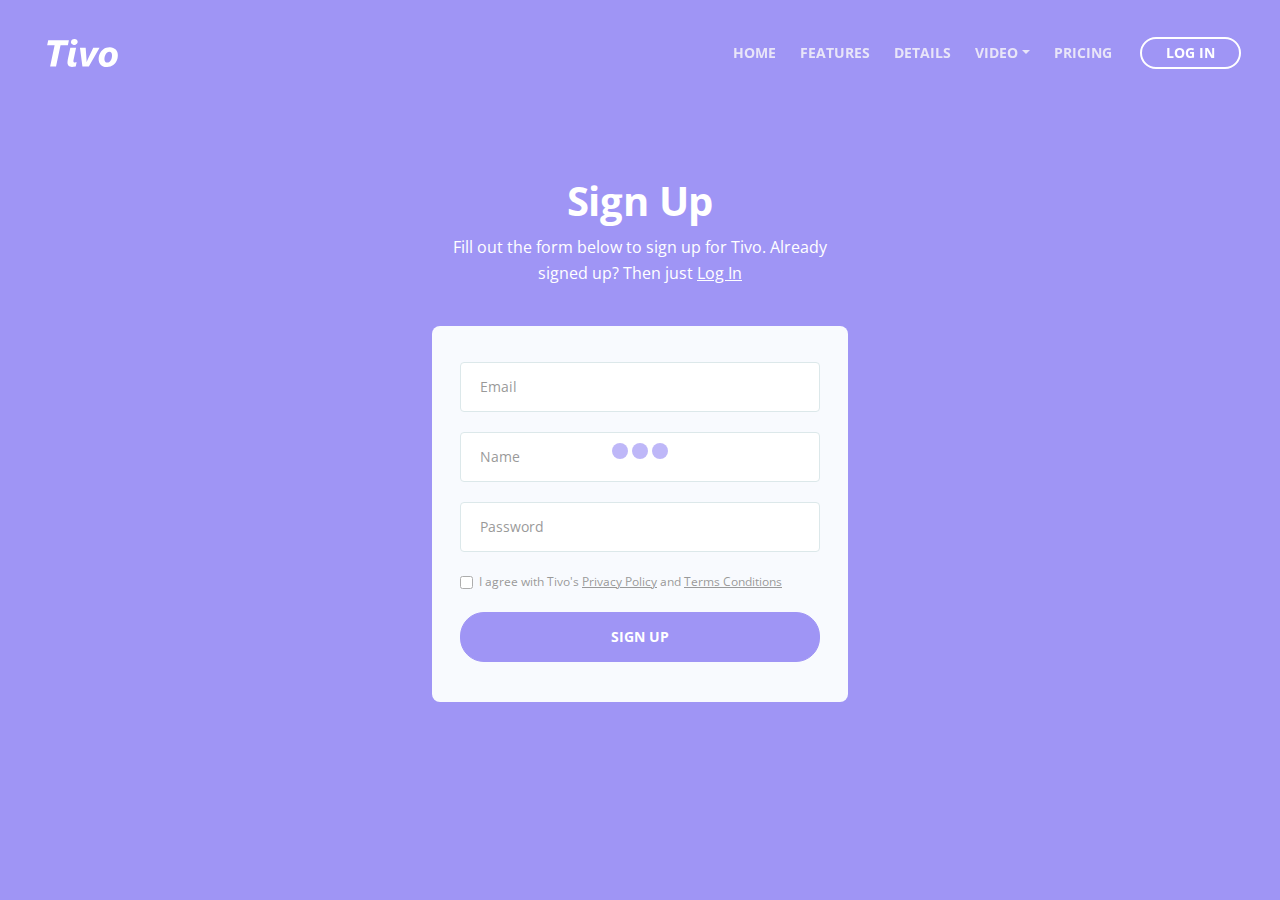
<file: sign-up.html>
<!DOCTYPE html>
<html lang="en">
<head>
    <meta charset="utf-8">
    <meta name="viewport" content="width=device-width, initial-scale=1, shrink-to-fit=no">
    
    <!-- SEO Meta Tags -->
    <meta name="description" content="Tivo is a HTML landing page template built with Bootstrap to help you crate engaging presentations for SaaS apps and convert visitors into users.">
    <meta name="author" content="Inovatik">

    <!-- OG Meta Tags to improve the way the post looks when you share the page on LinkedIn, Facebook, Google+ -->
	<meta property="og:site_name" content="" /> <!-- website name -->
	<meta property="og:site" content="" /> <!-- website link -->
	<meta property="og:title" content=""/> <!-- title shown in the actual shared post -->
	<meta property="og:description" content="" /> <!-- description shown in the actual shared post -->
	<meta property="og:image" content="" /> <!-- image link, make sure it's jpg -->
	<meta property="og:url" content="" /> <!-- where do you want your post to link to -->
	<meta property="og:type" content="article" />

    <!-- Website Title -->
    <title>Sign Up - Tivo - SaaS App HTML Landing Page Template</title>
    
    <!-- Styles -->
    <link href="https://fonts.googleapis.com/css?family=Open+Sans:400,400i,700&display=swap&subset=latin-ext" rel="stylesheet">
    <link href="css/bootstrap.css" rel="stylesheet">
    <link href="css/fontawesome-all.css" rel="stylesheet">
    <link href="css/swiper.css" rel="stylesheet">
	<link href="css/magnific-popup.css" rel="stylesheet">
	<link href="css/styles.css" rel="stylesheet">
	
	<!-- Favicon  -->
    <link rel="icon" href="images/favicon.png">
</head>
<body data-spy="scroll" data-target=".fixed-top">
    
    <!-- Preloader -->
	<div class="spinner-wrapper">
        <div class="spinner">
            <div class="bounce1"></div>
            <div class="bounce2"></div>
            <div class="bounce3"></div>
        </div>
    </div>
    <!-- end of preloader -->
    

    <!-- Navigation -->
    <nav class="navbar navbar-expand-lg navbar-dark navbar-custom fixed-top">
        <div class="container">

            <!-- Text Logo - Use this if you don't have a graphic logo -->
            <!-- <a class="navbar-brand logo-text page-scroll" href="index.html">Tivo</a> -->

            <!-- Image Logo -->
            <a class="navbar-brand logo-image" href="index.html"><img src="images/logo.svg" alt="alternative"></a> 
            
            <!-- Mobile Menu Toggle Button -->
            <button class="navbar-toggler" type="button" data-toggle="collapse" data-target="#navbarsExampleDefault" aria-controls="navbarsExampleDefault" aria-expanded="false" aria-label="Toggle navigation">
                <span class="navbar-toggler-awesome fas fa-bars"></span>
                <span class="navbar-toggler-awesome fas fa-times"></span>
            </button>
            <!-- end of mobile menu toggle button -->

            <div class="collapse navbar-collapse" id="navbarsExampleDefault">
                <ul class="navbar-nav ml-auto">
                    <li class="nav-item">
                        <a class="nav-link page-scroll" href="index.html#header">HOME <span class="sr-only">(current)</span></a>
                    </li>
                    <li class="nav-item">
                        <a class="nav-link page-scroll" href="index.html#features">FEATURES</a>
                    </li>
                    <li class="nav-item">
                        <a class="nav-link page-scroll" href="index.html#details">DETAILS</a>
                    </li>

                    <!-- Dropdown Menu -->          
                    <li class="nav-item dropdown">
                        <a class="nav-link dropdown-toggle page-scroll" href="index.html#video" id="navbarDropdown" role="button" aria-haspopup="true" aria-expanded="false">VIDEO</a>
                        <div class="dropdown-menu" aria-labelledby="navbarDropdown">
                            <a class="dropdown-item" href="article-details.html"><span class="item-text">ARTICLE DETAILS</span></a>
                            <div class="dropdown-items-divide-hr"></div>
                            <a class="dropdown-item" href="terms-conditions.html"><span class="item-text">TERMS CONDITIONS</span></a>
                            <div class="dropdown-items-divide-hr"></div>
                            <a class="dropdown-item" href="privacy-policy.html"><span class="item-text">PRIVACY POLICY</span></a>
                        </div>
                    </li>
                    <!-- end of dropdown menu -->

                    <li class="nav-item">
                        <a class="nav-link page-scroll" href="index.html#pricing">PRICING</a>
                    </li>
                </ul>
                <span class="nav-item">
                    <a class="btn-outline-sm" href="log-in.html">LOG IN</a>
                </span>
            </div>
        </div> <!-- end of container -->
    </nav> <!-- end of navbar -->
    <!-- end of navigation -->


    <!-- Header -->
    <header id="header" class="ex-2-header">
        <div class="container">
            <div class="row">
                <div class="col-lg-12">
                    <h1>Sign Up</h1>
                   <p>Fill out the form below to sign up for Tivo. Already signed up? Then just <a class="white" href="log-in.html">Log In</a></p> 
                    <!-- Sign Up Form -->
                    <div class="form-container">
                        <form id="signUpForm" data-toggle="validator" data-focus="false">
                            <div class="form-group">
                                <input type="email" class="form-control-input" id="semail" required>
                                <label class="label-control" for="semail">Email</label>
                                <div class="help-block with-errors"></div>
                            </div>
                            <div class="form-group">
                                <input type="text" class="form-control-input" id="sname" required>
                                <label class="label-control" for="sname">Name</label>
                                <div class="help-block with-errors"></div>
                            </div>
                            <div class="form-group">
                                <input type="text" class="form-control-input" id="spassword" required>
                                <label class="label-control" for="spassword">Password</label>
                                <div class="help-block with-errors"></div>
                            </div>
                            <div class="form-group checkbox">
                                <input type="checkbox" id="sterms" value="Agreed-to-Terms" required>I agree with Tivo's <a href="privacy-policy.html">Privacy Policy</a> and <a href="terms-conditions.html">Terms Conditions</a>
                                <div class="help-block with-errors"></div>
                            </div>
                            <div class="form-group">
                                <button type="submit" class="form-control-submit-button">SIGN UP</button>
                            </div>
                            <div class="form-message">
                                <div id="smsgSubmit" class="h3 text-center hidden"></div>
                            </div>
                        </form>
                    </div> <!-- end of form container -->
                    <!-- end of sign up form -->

                </div> <!-- end of col -->
            </div> <!-- end of row -->
        </div> <!-- end of container -->
    </header> <!-- end of ex-header -->
    <!-- end of header -->


    <!-- Scripts -->
    <script src="js/jquery.min.js"></script> <!-- jQuery for Bootstrap's JavaScript plugins -->
    <script src="js/popper.min.js"></script> <!-- Popper tooltip library for Bootstrap -->
    <script src="js/bootstrap.min.js"></script> <!-- Bootstrap framework -->
    <script src="js/jquery.easing.min.js"></script> <!-- jQuery Easing for smooth scrolling between anchors -->
    <script src="js/swiper.min.js"></script> <!-- Swiper for image and text sliders -->
    <script src="js/jquery.magnific-popup.js"></script> <!-- Magnific Popup for lightboxes -->
    <script src="js/validator.min.js"></script> <!-- Validator.js - Bootstrap plugin that validates forms -->
    <script src="js/scripts.js"></script> <!-- Custom scripts -->
</body>
</html>
</file>
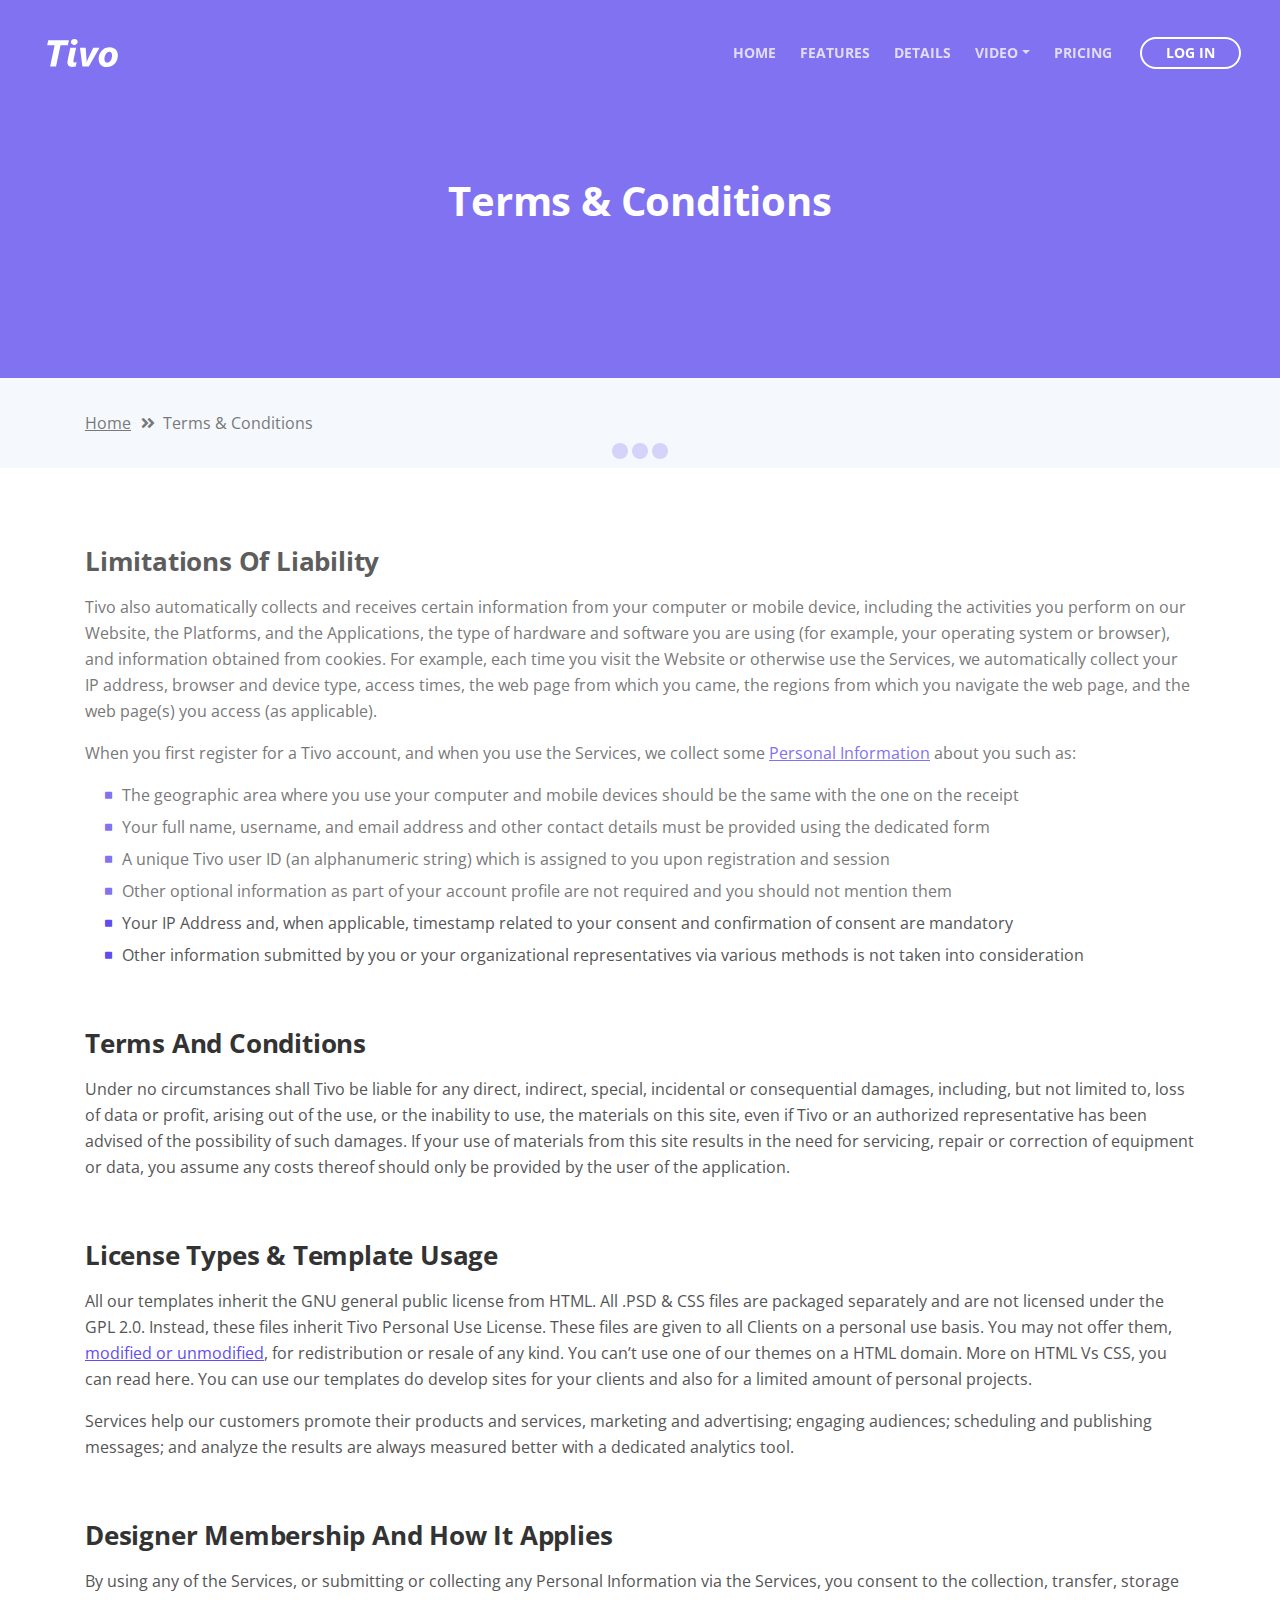
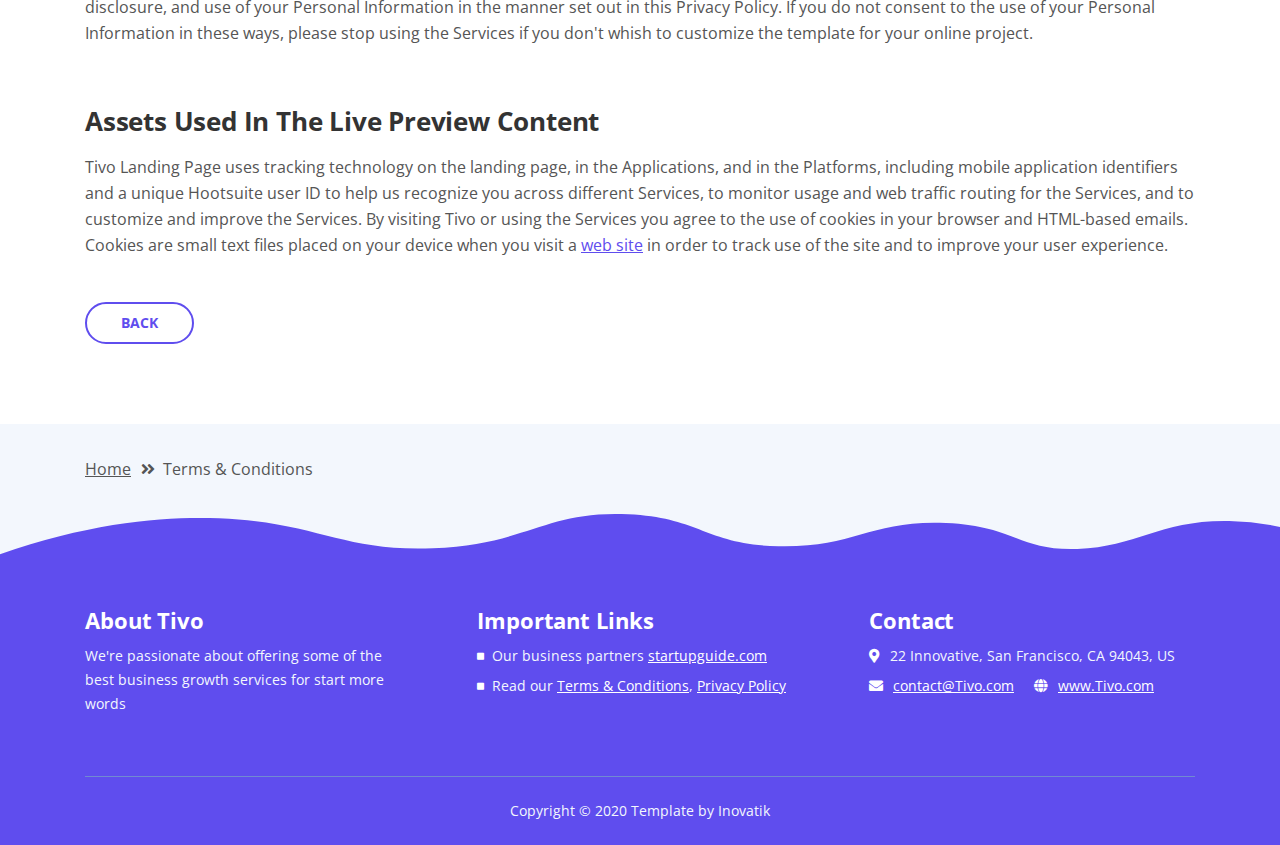
<file: terms-conditions.html>
<!DOCTYPE html>
<html lang="en">
<head>
    <meta charset="utf-8">
    <meta name="viewport" content="width=device-width, initial-scale=1, shrink-to-fit=no">
    
    <!-- SEO Meta Tags -->
    <meta name="description" content="Tivo is a HTML landing page template built with Bootstrap to help you crate engaging presentations for SaaS apps and convert visitors into users.">
    <meta name="author" content="Inovatik">

    <!-- OG Meta Tags to improve the way the post looks when you share the page on LinkedIn, Facebook, Google+ -->
	<meta property="og:site_name" content="" /> <!-- website name -->
	<meta property="og:site" content="" /> <!-- website link -->
	<meta property="og:title" content=""/> <!-- title shown in the actual shared post -->
	<meta property="og:description" content="" /> <!-- description shown in the actual shared post -->
	<meta property="og:image" content="" /> <!-- image link, make sure it's jpg -->
	<meta property="og:url" content="" /> <!-- where do you want your post to link to -->
	<meta property="og:type" content="article" />

    <!-- Website Title -->
    <title>Terms Conditions - Tivo - SaaS App HTML Landing Page Template</title>
    
    <!-- Styles -->
    <link href="https://fonts.googleapis.com/css?family=Open+Sans:400,400i,700&display=swap&subset=latin-ext" rel="stylesheet">
    <link href="css/bootstrap.css" rel="stylesheet">
    <link href="css/fontawesome-all.css" rel="stylesheet">
    <link href="css/swiper.css" rel="stylesheet">
	<link href="css/magnific-popup.css" rel="stylesheet">
	<link href="css/styles.css" rel="stylesheet">
	
	<!-- Favicon  -->
    <link rel="icon" href="images/favicon.png">
</head>
<body data-spy="scroll" data-target=".fixed-top">
    
    <!-- Preloader -->
	<div class="spinner-wrapper">
        <div class="spinner">
            <div class="bounce1"></div>
            <div class="bounce2"></div>
            <div class="bounce3"></div>
        </div>
    </div>
    <!-- end of preloader -->
    

    <!-- Navigation -->
    <nav class="navbar navbar-expand-lg navbar-dark navbar-custom fixed-top">
        <div class="container">

            <!-- Text Logo - Use this if you don't have a graphic logo -->
            <!-- <a class="navbar-brand logo-text page-scroll" href="index.html">Tivo</a> -->

            <!-- Image Logo -->
            <a class="navbar-brand logo-image" href="index.html"><img src="images/logo.svg" alt="alternative"></a> 
            
            <!-- Mobile Menu Toggle Button -->
            <button class="navbar-toggler" type="button" data-toggle="collapse" data-target="#navbarsExampleDefault" aria-controls="navbarsExampleDefault" aria-expanded="false" aria-label="Toggle navigation">
                <span class="navbar-toggler-awesome fas fa-bars"></span>
                <span class="navbar-toggler-awesome fas fa-times"></span>
            </button>
            <!-- end of mobile menu toggle button -->

            <div class="collapse navbar-collapse" id="navbarsExampleDefault">
                <ul class="navbar-nav ml-auto">
                    <li class="nav-item">
                        <a class="nav-link page-scroll" href="index.html#header">HOME <span class="sr-only">(current)</span></a>
                    </li>
                    <li class="nav-item">
                        <a class="nav-link page-scroll" href="index.html#features">FEATURES</a>
                    </li>
                    <li class="nav-item">
                        <a class="nav-link page-scroll" href="index.html#details">DETAILS</a>
                    </li>

                    <!-- Dropdown Menu -->          
                    <li class="nav-item dropdown">
                        <a class="nav-link dropdown-toggle page-scroll" href="index.html#video" id="navbarDropdown" role="button" aria-haspopup="true" aria-expanded="false">VIDEO</a>
                        <div class="dropdown-menu" aria-labelledby="navbarDropdown">
                            <a class="dropdown-item" href="article-details.html"><span class="item-text">ARTICLE DETAILS</span></a>
                            <div class="dropdown-items-divide-hr"></div>
                            <a class="dropdown-item" href="terms-conditions.html"><span class="item-text">TERMS CONDITIONS</span></a>
                            <div class="dropdown-items-divide-hr"></div>
                            <a class="dropdown-item" href="privacy-policy.html"><span class="item-text">PRIVACY POLICY</span></a>
                        </div>
                    </li>
                    <!-- end of dropdown menu -->

                    <li class="nav-item">
                        <a class="nav-link page-scroll" href="index.html#pricing">PRICING</a>
                    </li>
                </ul>
                <span class="nav-item">
                    <a class="btn-outline-sm" href="log-in.html">LOG IN</a>
                </span>
            </div>
        </div> <!-- end of container -->
    </nav> <!-- end of navbar -->
    <!-- end of navigation -->


    <!-- Header -->
    <header id="header" class="ex-header">
        <div class="container">
            <div class="row">
                <div class="col-lg-12">
                    <h1>Terms & Conditions</h1>
                </div> <!-- end of col -->
            </div> <!-- end of row -->
        </div> <!-- end of container -->
    </header> <!-- end of ex-header -->
    <!-- end of header -->


    <!-- Breadcrumbs -->
    <div class="ex-basic-1">
        <div class="container">
            <div class="row">
                <div class="col-lg-12">
                    <div class="breadcrumbs">
                        <a href="index.html">Home</a><i class="fa fa-angle-double-right"></i><span>Terms & Conditions</span>
                    </div> <!-- end of breadcrumbs -->
                </div> <!-- end of col -->
            </div> <!-- end of row -->
        </div> <!-- end of container -->
    </div> <!-- end of ex-basic-1 -->
    <!-- end of breadcrumbs -->


    <!-- Terms Content -->
    <div class="ex-basic-2">
        <div class="container">
            <div class="row">
                <div class="col-lg-12">
                    <div class="text-container">
                        <h3>Limitations Of Liability</h3>
                        <p>Tivo also automatically collects and receives certain information from your computer or mobile device, including the activities you perform on our Website, the Platforms, and the Applications, the type of hardware and software you are using (for example, your operating system or browser), and information obtained from cookies. For example, each time you visit the Website or otherwise use the Services, we automatically collect your IP address, browser and device type, access times, the web page from which you came, the regions from which you navigate the web page, and the web page(s) you access (as applicable).</p>
                        <p>When you first register for a Tivo account, and when you use the Services, we collect some <a class="blue" href="#your-link">Personal Information</a> about you such as:</p>
                        <ul class="list-unstyled li-space-lg indent">
                            <li class="media">
                                <i class="fas fa-square"></i>
                                <div class="media-body">The geographic area where you use your computer and mobile devices should be the same with the one on the receipt</div>
                            </li>
                            <li class="media">
                                <i class="fas fa-square"></i>
                                <div class="media-body">Your full name, username, and email address and other contact details must be provided using the dedicated form</div>
                            </li>
                            <li class="media">
                                <i class="fas fa-square"></i>
                                <div class="media-body">A unique Tivo user ID (an alphanumeric string) which is assigned to you upon registration and session</div>
                            </li>
                            <li class="media">
                                <i class="fas fa-square"></i>
                                <div class="media-body">Other optional information as part of your account profile are not required and you should not mention them</div>
                            </li>
                            <li class="media">
                                <i class="fas fa-square"></i>
                                <div class="media-body">Your IP Address and, when applicable, timestamp related to your consent and confirmation of consent are mandatory</div>
                            </li>
                            <li class="media">
                                <i class="fas fa-square"></i>
                                <div class="media-body">Other information submitted by you or your organizational representatives via various methods is not taken into consideration</div>
                            </li>
                        </ul>
                    </div> <!-- end of text-container -->
                    
                    <div class="text-container">
                        <h3>Terms And Conditions</h3>
                        <p>Under no circumstances shall Tivo be liable for any direct, indirect, special, incidental or consequential damages, including, but not limited to, loss of data or profit, arising out of the use, or the inability to use, the materials on this site, even if Tivo or an authorized representative has been advised of the possibility of such damages. If your use of materials from this site results in the need for servicing, repair or correction of equipment or data, you assume any costs thereof should only be provided by the user of the application.</p>
                    </div> <!-- end of text-container -->

                    <div class="text-container">
                        <h3>License Types & Template Usage</h3>
                        <p>All our templates inherit the GNU general public license from HTML. All .PSD & CSS files are packaged separately and are not licensed under the GPL 2.0. Instead, these files inherit Tivo Personal Use License. These files are given to all Clients on a personal use basis. You may not offer them, <a class="blue" href="#your-link">modified or unmodified</a>, for redistribution or resale of any kind. You can’t use one of our themes on a HTML domain. More on HTML Vs CSS, you can read here. You can use our templates do develop sites for your clients and also for a limited amount of personal projects.</p>
                        <p>Services help our customers promote their products and services, marketing and advertising; engaging audiences; scheduling and publishing messages; and analyze the results are always measured better with a dedicated analytics tool.</p>
                    </div> <!-- end of text-container -->

                    <div class="text-container">
                        <h3>Designer Membership And How It Applies</h3>
                        <p>By using any of the Services, or submitting or collecting any Personal Information via the Services, you consent to the collection, transfer, storage disclosure, and use of your Personal Information in the manner set out in this Privacy Policy. If you do not consent to the use of your Personal Information in these ways, please stop using the Services if you don't whish to customize the template for your online project.</p>
                    </div> <!-- end of text-container -->
                    
                    <div class="text-container last">
                        <h3>Assets Used In The Live Preview Content</h3>
                        <p>Tivo Landing Page uses tracking technology on the landing page, in the Applications, and in the Platforms, including mobile application identifiers and a unique Hootsuite user ID to help us recognize you across different Services, to monitor usage and web traffic routing for the Services, and to customize and improve the Services. By visiting Tivo or using the Services you agree to the use of cookies in your browser and HTML-based emails. Cookies are small text files placed on your device when you visit a <a class="blue" href="#your-link">web site</a> in order to track use of the site and to improve your user experience.</p>
                        <a class="btn-outline-reg" href="index.html">BACK</a>
                    </div> <!-- end of text-container -->
                </div>
            </div> <!-- end of row -->
        </div> <!-- end of container -->
    </div> <!-- end of ex-basic -->
    <!-- end of terms content -->

    
    <!-- Breadcrumbs -->
    <div class="ex-basic-1">
        <div class="container">
            <div class="row">
                <div class="col-lg-12">
                    <div class="breadcrumbs">
                        <a href="index.html">Home</a><i class="fa fa-angle-double-right"></i><span>Terms & Conditions</span>
                    </div> <!-- end of breadcrumbs -->
                </div> <!-- end of col -->
            </div> <!-- end of row -->
        </div> <!-- end of container -->
    </div> <!-- end of ex-basic-1 -->
    <!-- end of breadcrumbs -->


    <!-- Footer -->
    <svg class="ex-footer-frame" data-name="Layer 2" xmlns="http://www.w3.org/2000/svg" preserveAspectRatio="none" viewBox="0 0 1920 79"><defs><style>.cls-2{fill:#5f4def;}</style></defs><title>footer-frame</title><path class="cls-2" d="M0,72.427C143,12.138,255.5,4.577,328.644,7.943c147.721,6.8,183.881,60.242,320.83,53.737,143-6.793,167.826-68.128,293-60.9,109.095,6.3,115.68,54.364,225.251,57.319,113.58,3.064,138.8-47.711,251.189-41.8,104.012,5.474,109.713,50.4,197.369,46.572,89.549-3.91,124.375-52.563,227.622-50.155A338.646,338.646,0,0,1,1920,23.467V79.75H0V72.427Z" transform="translate(0 -0.188)"/></svg>
    <div class="footer">
        <div class="container">
            <div class="row">
                <div class="col-md-4">
                    <div class="footer-col first">
                        <h4>About Tivo</h4>
                        <p class="p-small">We're passionate about offering some of the best business growth services for start more words</p>
                    </div>
                </div> <!-- end of col -->
                <div class="col-md-4">
                    <div class="footer-col middle">
                        <h4>Important Links</h4>
                        <ul class="list-unstyled li-space-lg p-small">
                            <li class="media">
                                <i class="fas fa-square"></i>
                                <div class="media-body">Our business partners <a class="white" href="#your-link">startupguide.com</a></div>
                            </li>
                            <li class="media">
                                <i class="fas fa-square"></i>
                                <div class="media-body">Read our <a class="white" href="terms-conditions.html">Terms & Conditions</a>, <a class="white" href="privacy-policy.html">Privacy Policy</a></div>
                            </li>
                        </ul>
                    </div>
                </div> <!-- end of col -->
                <div class="col-md-4">
                    <div class="footer-col last">
                        <h4>Contact</h4>
                        <ul class="list-unstyled li-space-lg p-small">
                            <li class="media">
                                <i class="fas fa-map-marker-alt"></i>
                                <div class="media-body">22 Innovative, San Francisco, CA 94043, US</div>
                            </li>
                            <li class="media">
                                <i class="fas fa-envelope"></i>
                                <div class="media-body"><a class="white" href="mailto:contact@Tivo.com">contact@Tivo.com</a> <i class="fas fa-globe"></i><a class="white" href="#your-link">www.Tivo.com</a></div>
                            </li>
                        </ul>
                    </div> 
                </div> <!-- end of col -->
            </div> <!-- end of row -->
        </div> <!-- end of container -->
    </div> <!-- end of footer -->  
    <!-- end of footer -->


    <!-- Copyright -->
    <div class="copyright">
        <div class="container">
            <div class="row">
                <div class="col-lg-12">
                    <p class="p-small">Copyright © 2020 <a href="https://inovatik.com">Template by Inovatik</a></p>
                </div> <!-- end of col -->
            </div> <!-- enf of row -->
        </div> <!-- end of container -->
    </div> <!-- end of copyright --> 
    <!-- end of copyright -->
    
    	
    <!-- Scripts -->
    <script src="js/jquery.min.js"></script> <!-- jQuery for Bootstrap's JavaScript plugins -->
    <script src="js/popper.min.js"></script> <!-- Popper tooltip library for Bootstrap -->
    <script src="js/bootstrap.min.js"></script> <!-- Bootstrap framework -->
    <script src="js/jquery.easing.min.js"></script> <!-- jQuery Easing for smooth scrolling between anchors -->
    <script src="js/swiper.min.js"></script> <!-- Swiper for image and text sliders -->
    <script src="js/jquery.magnific-popup.js"></script> <!-- Magnific Popup for lightboxes -->
    <script src="js/validator.min.js"></script> <!-- Validator.js - Bootstrap plugin that validates forms -->
    <script src="js/scripts.js"></script> <!-- Custom scripts -->
</body>
</html>
</file>
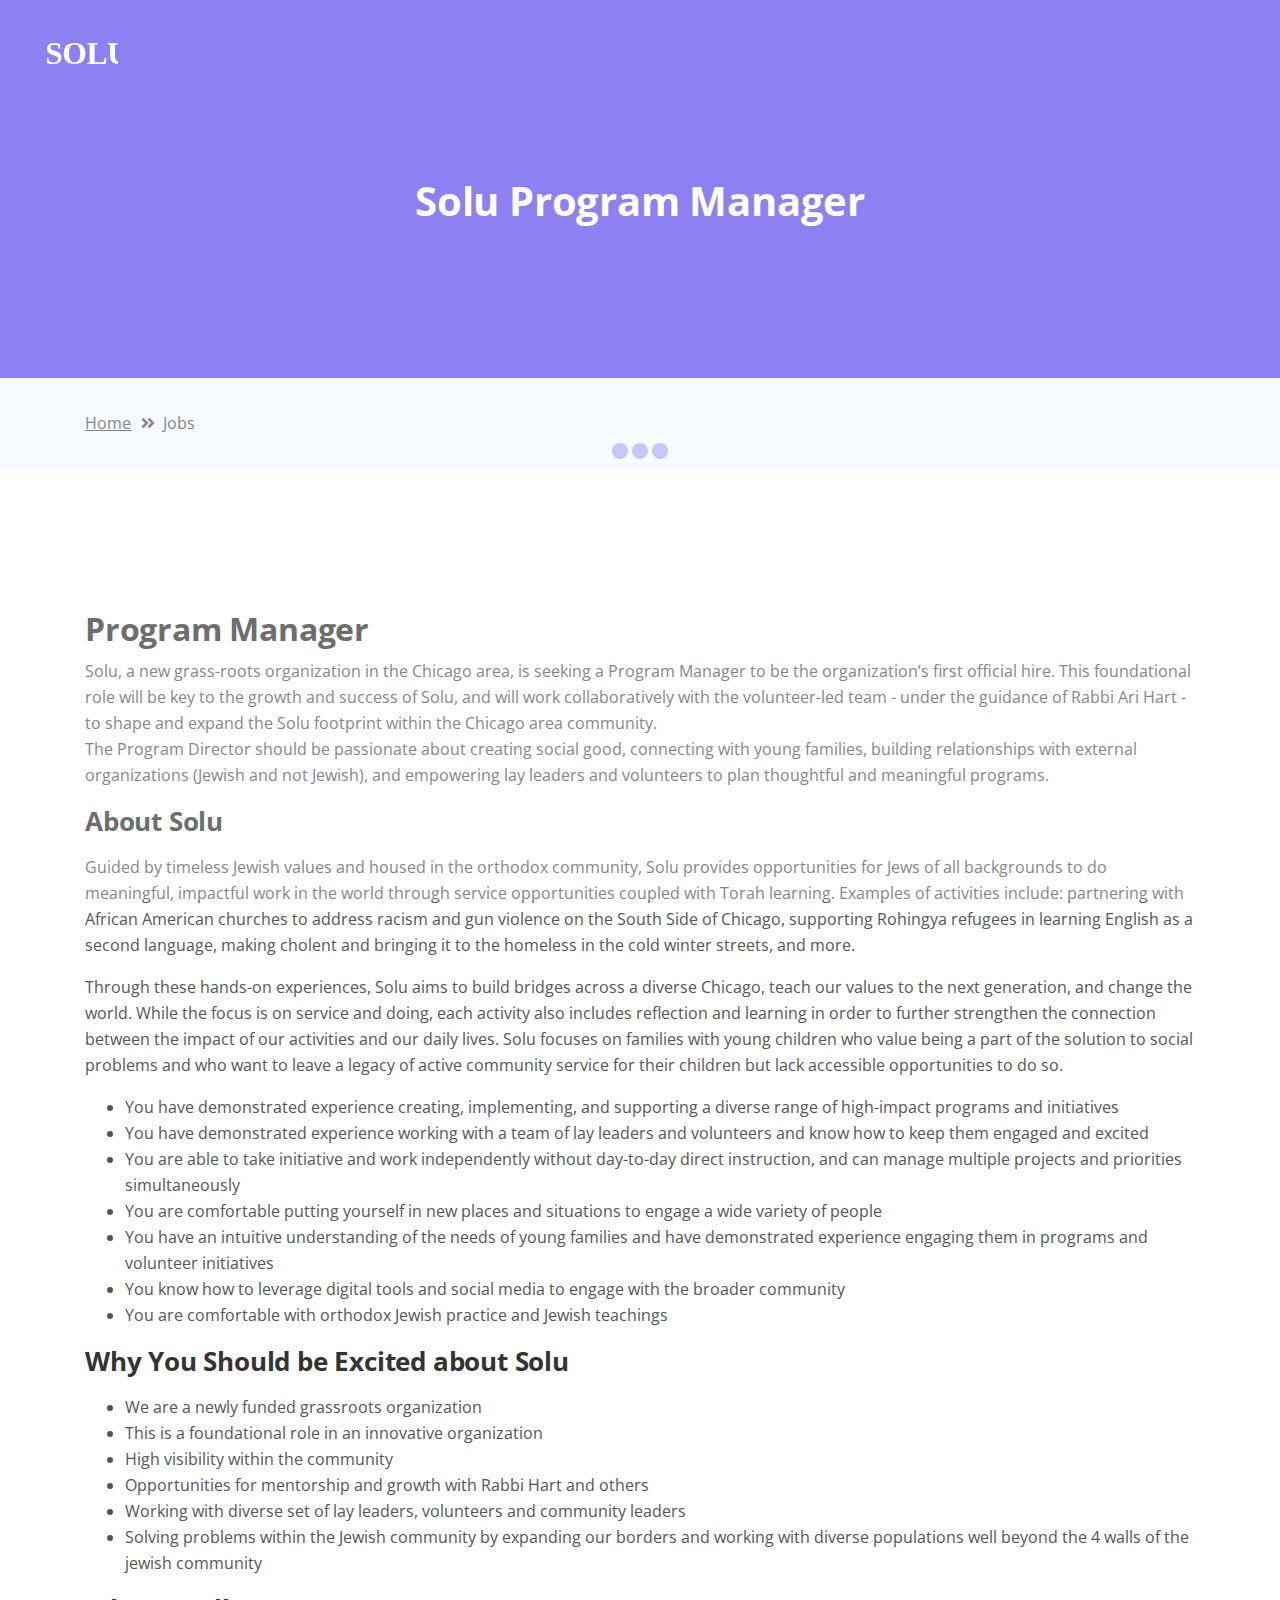
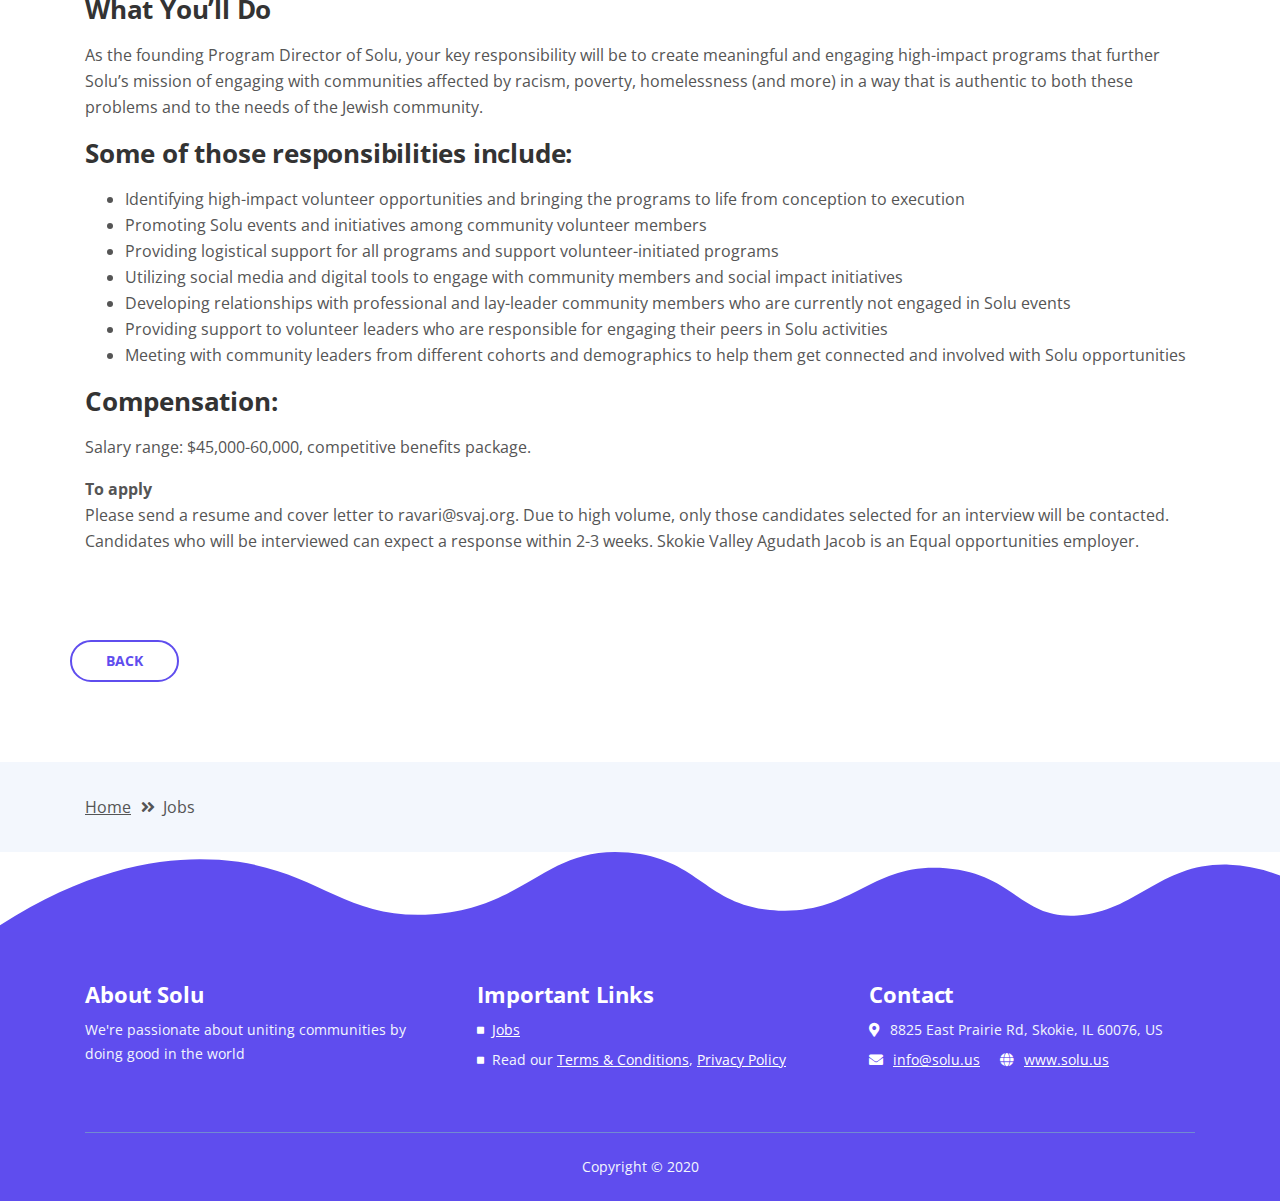
<file: jobs/solu-program-manager.html>
<!DOCTYPE html>
<html lang="en">
<head>
    <meta charset="utf-8">
    <meta name="viewport" content="width=device-width, initial-scale=1, shrink-to-fit=no">

    <!-- SEO Meta Tags -->
    <meta name="description" content="Solu is passionate about uniting communities by doing good in the world">
    <meta name="author" content="Inovatik">

    <!-- OG Meta Tags to improve the way the post looks when you share the page on LinkedIn, Facebook, Google+ -->
	<meta property="og:site_name" content="" /> <!-- website name -->
	<meta property="og:site" content="" /> <!-- website link -->
	<meta property="og:title" content=""/> <!-- title shown in the actual shared post -->
	<meta property="og:description" content="" /> <!-- description shown in the actual shared post -->
	<meta property="og:image" content="" /> <!-- image link, make sure it's jpg -->
	<meta property="og:url" content="" /> <!-- where do you want your post to link to -->
	<meta property="og:type" content="article" />

    <!-- Website Title -->
    <title>SOLU - Jobs</title>

    <!-- Styles -->
    <link href="https://fonts.googleapis.com/css?family=Open+Sans:400,400i,700&display=swap&subset=latin-ext" rel="stylesheet">
    <link href="css/bootstrap.css" rel="stylesheet">
    <link href="css/fontawesome-all.css" rel="stylesheet">
    <link href="css/swiper.css" rel="stylesheet">
	<link href="css/magnific-popup.css" rel="stylesheet">
    <link href="css/styles.css" rel="stylesheet">

	<!-- Favicon  -->
    <link rel="icon" href="../images/solu-s-road.png">
</head>
<body data-spy="scroll" data-target=".fixed-top">

    <!-- Preloader -->
	<div class="spinner-wrapper">
        <div class="spinner">
            <div class="bounce1"></div>
            <div class="bounce2"></div>
            <div class="bounce3"></div>
        </div>
    </div>
    <!-- end of preloader -->


    <!-- Navigation -->
    <nav class="navbar navbar-expand-lg navbar-dark navbar-custom fixed-top">
        <div class="container">

            <!-- Text Logo - Use this if you don't have a graphic logo -->
            <!-- <a class="navbar-brand logo-text page-scroll" href="index.html">Tivo</a> -->

            <!-- Image Logo -->
            <a class="navbar-brand logo-image" href="../index.html"><img src="../images/SOLU-logo.svg" alt="alternative"></a>

            <!-- Mobile Menu Toggle Button -->
            <button class="navbar-toggler" type="button" data-toggle="collapse" data-target="#navbarsExampleDefault" aria-controls="navbarsExampleDefault" aria-expanded="false" aria-label="Toggle navigation">
                <span class="navbar-toggler-awesome fas fa-bars"></span>
                <span class="navbar-toggler-awesome fas fa-times"></span>
            </button>
            <!-- end of mobile menu toggle button -->

            <div class="collapse navbar-collapse" id="navbarsExampleDefault">
                <ul class="navbar-nav ml-auto" style="display:none">
                    <li class="nav-item">
                        <a class="nav-link page-scroll" href="index.html">HOME <span class="sr-only">(current)</span></a>
                    </li>
                    <li class="nav-item">
                        <a class="nav-link page-scroll" href="#features">ABOUT</a>
                    </li>

        <!-- HIDE DETAILS NAV ITEM
                    <li class="nav-item">
                        <a class="nav-link page-scroll" href="#details">DETAILS</a>
                    </li>

                     --Dropdown Menu--
                    <li class="nav-item dropdown">
                        <a class="nav-link dropdown-toggle page-scroll" href="#video" id="navbarDropdown" role="button" aria-haspopup="true" aria-expanded="false">VIDEO</a>
                        <div class="dropdown-menu" aria-labelledby="navbarDropdown">
                            <a class="dropdown-item" href="article-details.html"><span class="item-text">ARTICLE DETAILS</span></a>
                            <div class="dropdown-items-divide-hr"></div>
                            <a class="dropdown-item" href="terms-conditions.html"><span class="item-text">TERMS CONDITIONS</span></a>
                            <div class="dropdown-items-divide-hr"></div>
                            <a class="dropdown-item" href="privacy-policy.html"><span class="item-text">PRIVACY POLICY</span></a>
                        </div>
                    </li>
                    <!-- end of dropdown menu -->

<!-- HIDE PRICING NAV ITEMS
                    <li class="nav-item">
                        <a class="nav-link page-scroll" href="#pricing">PRICING</a>
                    </li>
END HIDING NAV ITEM  -->

                </ul>
            </div>
        </div> <!-- end of container -->
    </nav> <!-- end of navbar -->
    <!-- end of navigation -->


    <!-- Header -->
    <header id="header" class="ex-header">
        <div class="container">
            <div class="row">
                <div class="col-md-12">
                    <h1>Solu Program Manager</h1>
                </div> <!-- end of col -->
            </div> <!-- end of row -->
        </div> <!-- end of container -->
    </header> <!-- end of ex-header -->
    <!-- end of header -->


    <!-- Breadcrumbs -->
    <div class="ex-basic-1">
        <div class="container">
            <div class="row">
                <div class="col-lg-12">
                    <div class="breadcrumbs">
                        <a href="index.html">Home</a><i class="fa fa-angle-double-right"></i><span>Jobs</span>
                    </div> <!-- end of breadcrumbs -->
                </div> <!-- end of col -->
            </div> <!-- end of row -->
        </div> <!-- end of container -->
    </div> <!-- end of ex-basic-1 -->
    <!-- end of breadcrumbs -->


    <!-- Privacy Content -->
    <div class="ex-basic-2">
        <div class="container">
            <div class="row">
                <div class="col-lg-12">
                    <div class="image-container-large">
<!--                        <img class="img-fluid" src="images/article-details-large.jpg" alt="alternative">  -->
                    </div> <!-- end of image-container-large -->
                    <div class="text-container">
                        <h2>Program Manager</h2>
                        <p>Solu, a new grass-roots organization in the Chicago area, is seeking a Program Manager to be the organization’s first official hire. This foundational role will be key to the growth and success of Solu, and will work collaboratively with the volunteer-led team - under the guidance of Rabbi Ari Hart - to shape and expand the Solu footprint within the Chicago area community. <br> The Program Director should be passionate about creating social good, connecting with young families, building relationships with external organizations (Jewish and not Jewish), and empowering lay leaders and volunteers to plan thoughtful and meaningful programs.
                        <h3>About Solu</h3>
                        <p>Guided by timeless Jewish values and housed in the orthodox community, Solu provides opportunities for Jews of all backgrounds to do meaningful, impactful work in the world through service opportunities coupled with Torah learning. Examples of activities include: partnering with African American churches to address racism and gun violence on the South Side of Chicago, supporting Rohingya refugees in learning English as a second language, making cholent and bringing it to the homeless in the cold winter streets, and more.</p>

                        <p>Through these hands-on experiences, Solu aims to build bridges across a diverse Chicago, teach our values to the next generation, and change the world. While the focus is on service and doing, each activity also includes reflection and learning in order to further strengthen the connection between the impact of our activities and our daily lives. Solu focuses on families with young children who value being a part of the solution to social problems and who want to leave a legacy of active community service for their children but lack accessible opportunities to do so.</p>

                        <h3<What Gets us excited about you:</h3>
                          <ul>
                          <li>You have demonstrated experience creating, implementing, and supporting a diverse range of high-impact programs and initiatives</li>
                          <li>You have demonstrated experience working with a team of lay leaders and volunteers and know how to keep them engaged and excited</li>
                          <li>You are able to take initiative and work independently without day-to-day direct instruction, and can manage multiple projects and priorities simultaneously</li>
                          <li>You are comfortable putting yourself in new places and situations to engage a wide variety of people</li>
                          <li>You have an intuitive understanding of the needs of young families and have demonstrated experience engaging them in programs and volunteer initiatives</li>
                          <li>You know how to leverage digital tools and social media to engage with the broader community</li>
                          <li>You are comfortable with orthodox Jewish practice and Jewish teachings </li>
                        </ul>

                        <h3>Why You Should be Excited about Solu</h3>
                        <ul>

                          <li>We are a newly funded grassroots organization</li>
                          <li>This is a foundational role in an innovative organization</li>
                          <li>High visibility within the community</li>
                          <li>Opportunities for mentorship and growth with Rabbi Hart and others</li>
                          <li>Working with diverse set of lay leaders, volunteers and community leaders</li>
                          <li>Solving problems within the Jewish community by expanding our borders and working with diverse populations well beyond the 4 walls of the jewish community</li>
                        </ul>

                        <h3>What You’ll Do</h3>

                        <p>As the founding Program Director of Solu, your key responsibility will be to create meaningful and engaging high-impact programs that further Solu’s mission of engaging with communities affected by racism, poverty, homelessness (and more) in a way that is authentic to both these problems and to the needs of the Jewish community.</p>

                        <h3>Some of those responsibilities include:</h3>

                        <ul>

                          <li>Identifying high-impact volunteer opportunities and bringing the programs to life from conception to execution</li>
                          <li>Promoting Solu events and initiatives among community volunteer members</li>
                          <li>Providing logistical support for all programs and support volunteer-initiated programs</li>
                          <li>Utilizing social media and digital tools to engage with community members and social impact initiatives</li>
                          <li>Developing relationships with professional and lay-leader community members who are currently not engaged in Solu events</li>
                          <li>Providing support to volunteer leaders who are responsible for engaging their peers in Solu activities</li>
                          <li>Meeting with community leaders from different cohorts and demographics to help them get connected and involved with Solu opportunities</li>
                      </ul>

                        <h3>Compensation:</h3>
                        <p>
                        Salary range: $45,000-60,000, competitive benefits package.
                      </p>

                        <b>To apply</b>

                        <p>Please send a resume and cover letter to ravari@svaj.org. Due to high volume, only those candidates selected for an interview will be contacted. Candidates who will be interviewed can expect a response within 2-3 weeks. Skokie Valley Agudath Jacob is an Equal opportunities employer.</p>


                    </div> <!-- end of text-container-->




                    </div> <!-- end of text-container -->
                    <a class="btn-outline-reg" href="../">BACK</a>
                </div> <!-- end of col-->
            </div> <!-- end of row -->
        </div> <!-- end of container -->
    </div> <!-- end of ex-basic-2 -->
    <!-- end of privacy content -->


    <!-- Breadcrumbs -->
    <div class="ex-basic-1">
        <div class="container">
            <div class="row">
                <div class="col-lg-12">
                    <div class="breadcrumbs">
                        <a href="index.html">Home</a><i class="fa fa-angle-double-right"></i><span>Jobs</span>
                    </div> <!-- end of breadcrumbs -->
                </div> <!-- end of col -->
            </div> <!-- end of row -->
        </div> <!-- end of container -->
    </div> <!-- end of ex-basic-1 -->
    <!-- end of breadcrumbs -->


    <!-- Footer -->
    <svg class="footer-frame" data-name="Layer 2" xmlns="http://www.w3.org/2000/svg" preserveAspectRatio="none" viewBox="0 0 1920 79"><defs><style>.cls-2{fill:#5f4def;}</style></defs><title>footer-frame</title><path class="cls-2" d="M0,72.427C143,12.138,255.5,4.577,328.644,7.943c147.721,6.8,183.881,60.242,320.83,53.737,143-6.793,167.826-68.128,293-60.9,109.095,6.3,115.68,54.364,225.251,57.319,113.58,3.064,138.8-47.711,251.189-41.8,104.012,5.474,109.713,50.4,197.369,46.572,89.549-3.91,124.375-52.563,227.622-50.155A338.646,338.646,0,0,1,1920,23.467V79.75H0V72.427Z" transform="translate(0 -0.188)"/></svg>
    <div class="footer">
        <div class="container">
            <div class="row">
                <div class="col-md-4">
                    <div class="footer-col first">
                        <h4>About Solu</h4>
                        <p class="p-small">We're passionate about uniting communities by doing good in the world</p>
                    </div>
                </div> <!-- end of col -->
                <div class="col-md-4">
                    <div class="footer-col middle">
                        <h4>Important Links</h4>
                        <ul class="list-unstyled li-space-lg p-small">
                            <li class="media">
                                <i class="fas fa-square"></i>
                                <div class="media-body"> <a class="white" href="jobs.html">Jobs</a></div>
                            </li>
                            <li class="media">
                                <i class="fas fa-square"></i>
                                <div class="media-body">Read our <a class="white" href="terms-conditions.html">Terms & Conditions</a>, <a class="white" href="privacy-policy.html">Privacy Policy</a></div>
                            </li>
                        </ul>
                    </div>
                </div> <!-- end of col -->
                <div class="col-md-4">
                    <div class="footer-col last">
                        <h4>Contact</h4>
                        <ul class="list-unstyled li-space-lg p-small">
                            <li class="media">
                                <i class="fas fa-map-marker-alt"></i>
                                <div class="media-body">8825 East Prairie Rd, Skokie, IL 60076, US</div>
                            </li>
                            <li class="media">
                                <i class="fas fa-envelope"></i>
                                <div class="media-body"><a class="white" href="mailto:info@solu.us">info@solu.us</a> <i class="fas fa-globe"></i><a class="white" href="#your-link">www.solu.us</a></div>
                            </li>
                        </ul>
                    </div>
                </div> <!-- end of col -->
            </div> <!-- end of row -->
        </div> <!-- end of container -->
    </div> <!-- end of footer -->
    <!-- end of footer -->


    <!-- Copyright -->
    <div class="copyright">
        <div class="container">
            <div class="row">
                <div class="col-lg-12">
                    <p class="p-small">Copyright © 2020</p>
                </div> <!-- end of col -->
            </div> <!-- enf of row -->
        </div> <!-- end of container -->
    </div> <!-- end of copyright -->
    <!-- end of copyright -->



    <!-- Scripts -->
    <script src="js/jquery.min.js"></script> <!-- jQuery for Bootstrap's JavaScript plugins -->
    <script src="js/popper.min.js"></script> <!-- Popper tooltip library for Bootstrap -->
    <script src="js/bootstrap.min.js"></script> <!-- Bootstrap framework -->
    <script src="js/jquery.easing.min.js"></script> <!-- jQuery Easing for smooth scrolling between anchors -->
    <script src="js/swiper.min.js"></script> <!-- Swiper for image and text sliders -->
    <script src="js/jquery.magnific-popup.js"></script> <!-- Magnific Popup for lightboxes -->
    <script src="js/validator.min.js"></script> <!-- Validator.js - Bootstrap plugin that validates forms -->
    <script src="js/scripts.js"></script> <!-- Custom scripts -->
</body>
</html>
</file>
<file: css/styles.css>
/* Template: Tivo - SaaS App HTML Landing Page Template
   Author: Inovatik
   Created: Sep 2019
   Description: Master CSS file
*/

/*****************************************
Table Of Contents:

01. General Styles
02. Preloader
03. Navigation
04. Header
05. Customers
06. Description
07. Features
08. Features Lightboxes
09. Details
10. Video
11. Pricing
12. Testimonials
13. Newsletter
14. Footer
15. Copyright
16. Back To Top Button
17. Extra Pages
18. Sign Up and Log In Pages
19. Media Queries
******************************************/

/*****************************************
Colors:
- Backgrounds, buttons, bullets, icons - blue #5f4dee
- Backgrounds, light button, light body text - light gray #f3f7fd
- Headings text - black #333
- Body text - dark gray #555
******************************************/


/******************************/
/*     01. General Styles     */
/******************************/
body,
html {
    width: 100%;
	height: 100%;
}

body, p {
	color: #555; 
	font: 400 1rem/1.625rem "Open Sans", sans-serif;;
}

.p-large {
	font: 400 1.125rem/1.75rem "Open Sans", sans-serif;
}

.p-small {
	font: 400 0.875rem/1.5rem "Open Sans", sans-serif;
}

h1 {
	color: #333;
	font: 700 2.5rem/3.125rem "Open Sans", sans-serif;
	letter-spacing: -0.2px;
}

h2 {
	color: #333;
	font: 700 2rem/2.625rem "Open Sans", sans-serif;
	letter-spacing: -0.2px;
}

h3 {
	color: #333;
	font: 700 1.625rem/2.125rem "Open Sans", sans-serif;
	letter-spacing: -0.2px;
}

h4 {
	color: #333;
	font: 700 1.375rem/1.75rem "Open Sans", sans-serif;
	letter-spacing: -0.1px;
}

h5 {
	color: #333;
	font: 700 1.125rem/1.5rem "Open Sans", sans-serif;
	letter-spacing: -0.1px;
}

h6 {
	color: #333;
	font: 700 1rem/1.375rem "Open Sans", sans-serif;
	letter-spacing: -0.1px;
}

.above-heading {
	color: #5f4dee;
	font: 700 0.75rem/0.875rem "Open Sans", sans-serif;
	text-align: center;
}

.p-heading {
	margin-bottom: 3.25rem;
}

.testimonial-text {
	font: italic 400 1rem/1.625rem "Open Sans", sans-serif;
}

.testimonial-author {
	font: 700 1rem/1.625rem "Open Sans", sans-serif;
	letter-spacing: -0.1px;
}

.li-space-lg li {
	margin-bottom: 0.375rem;
}

.indent {
	padding-left: 1.25rem;
}

a {
	color: #555;
	text-decoration: underline;
}

a:hover {
	color: #555;
	text-decoration: underline;
}

a.white {
	color: #fff;
}

.decorative-line {
	display: block;
	width: 5rem;
	height: 0.5rem;
	margin-right: auto;
	margin-left: auto;
}

.blue {
	color: #5f4dee;
}

.btn-solid-reg {
	display: inline-block;
	padding: 1.1875rem 2.125rem 1.1875rem 2.125rem;
	border: 0.125rem solid #5f4dee;
	border-radius: 2rem;
	background-color: #5f4dee;
	color: #fff;
	font: 700 0.875rem/0 "Open Sans", sans-serif;
	text-decoration: none;
	transition: all 0.2s;
}

.btn-solid-reg:hover {
	background-color: transparent;
	color: #5f4dee;
	text-decoration: none;
}

.btn-solid-lg {
	display: inline-block;
	padding: 1.375rem 2.625rem 1.375rem 2.625rem;
	border: 0.125rem solid #5f4dee;
	border-radius: 2rem;
	background-color: #5f4dee;
	color: #fff;
	font: 700 0.875rem/0 "Open Sans", sans-serif;
	text-decoration: none;
	transition: all 0.2s;
}

.btn-solid-lg:hover {
	background-color: transparent;
	color: #5f4dee;
	text-decoration: none;
}

.btn-outline-reg {
	display: inline-block;
	padding: 1.1875rem 2.125rem 1.1875rem 2.125rem;
	border: 0.125rem solid #5f4dee;
	border-radius: 2rem;
	background-color: transparent;
	color: #5f4dee;
	font: 700 0.875rem/0 "Open Sans", sans-serif;
	text-decoration: none;
	transition: all 0.2s;
}

.btn-outline-reg:hover {
	background-color: #5f4dee;
	color: #fff;
	text-decoration: none;
}

.btn-outline-lg {
	display: inline-block;
	padding: 1.375rem 2.625rem 1.375rem 2.625rem;
	border: 0.125rem solid #5f4dee;
	border-radius: 2rem;
	background-color: transparent;
	color: #5f4dee;
	font: 700 0.875rem/0 "Open Sans", sans-serif;
	text-decoration: none;
	transition: all 0.2s;
}

.btn-outline-lg:hover {
	background-color: #5f4dee;
	color: #fff;
	text-decoration: none;
}

.btn-outline-sm {
	display: inline-block;
	padding: 0.875rem 1.5rem 0.875rem 1.5rem;
	border: 0.125rem solid #5f4dee;
	border-radius: 2rem;
	background-color: transparent;
	color: #5f4dee;
	font: 700 0.875rem/0 "Open Sans", sans-serif;
	text-decoration: none;
	transition: all 0.2s;
}

.btn-outline-sm:hover {
	background-color: #5f4dee;
	color: #fff;
	text-decoration: none;
}

.form-group {
	position: relative;
	margin-bottom: 1.25rem;
}

.form-group.has-error.has-danger {
	margin-bottom: 0.625rem;
}

.form-group.has-error.has-danger .help-block.with-errors ul {
	margin-top: 0.375rem;
}

.label-control {
	position: absolute;
	top: 0.87rem;
	left: 1.25rem;
	color: #555;
	opacity: 1;
	font: 400 0.875rem/1.375rem "Open Sans", sans-serif;
	cursor: text;
	transition: all 0.2s ease;
}

/* IE10+ hack to solve lower label text position compared to the rest of the browsers */
@media screen and (-ms-high-contrast: active), screen and (-ms-high-contrast: none) {  
	.label-control {
		top: 0.9375rem;
	}
}

.form-control-input:focus + .label-control,
.form-control-input.notEmpty + .label-control,
.form-control-textarea:focus + .label-control,
.form-control-textarea.notEmpty + .label-control {
	top: 0.125rem;
	opacity: 1;
	font-size: 0.75rem;
	font-weight: 700;
}

.form-control-input,
.form-control-select {
	display: block; /* needed for proper display of the label in Firefox, IE, Edge */
	width: 100%;
	padding-top: 1.0625rem;
	padding-bottom: 0.0625rem;
	padding-left: 1.25rem;
	border: 1px solid #c4d8dc;
	border-radius: 0.25rem;
	background-color: #fff;
	color: #555;
	font: 400 0.875rem/1.875rem "Open Sans", sans-serif;
	transition: all 0.2s;
	-webkit-appearance: none; /* removes inner shadow on form inputs on ios safari */
}

.form-control-select {
	padding-top: 0.5rem;
	padding-bottom: 0.5rem;
	height: 3rem;
}

/* IE10+ hack to solve lower label text position compared to the rest of the browsers */
@media screen and (-ms-high-contrast: active), screen and (-ms-high-contrast: none) {  
	.form-control-input {
		padding-top: 1.25rem;
		padding-bottom: 0.75rem;
		line-height: 1.75rem;
	}

	.form-control-select {
		padding-top: 0.875rem;
		padding-bottom: 0.75rem;
		height: 3.125rem;
		line-height: 2.125rem;
	}
}

select {
    /* you should keep these first rules in place to maintain cross-browser behavior */
    -webkit-appearance: none;
	-moz-appearance: none;
	-ms-appearance: none;
    -o-appearance: none;
    appearance: none;
    background-image: url('../images/down-arrow.png');
    background-position: 96% 50%;
    background-repeat: no-repeat;
    outline: none;
}

select::-ms-expand {
    display: none; /* removes the ugly default down arrow on select form field in IE11 */
}

.form-control-textarea {
	display: block; /* used to eliminate a bottom gap difference between Chrome and IE/FF */
	width: 100%;
	height: 8rem; /* used instead of html rows to normalize height between Chrome and IE/FF */
	padding-top: 1.25rem;
	padding-left: 1.3125rem;
	border: 1px solid #c4d8dc;
	border-radius: 0.25rem;
	background-color: #fff;
	color: #555;
	font: 400 0.875rem/1.75rem "Open Sans", sans-serif;
	transition: all 0.2s;
}

.form-control-input:focus,
.form-control-select:focus,
.form-control-textarea:focus {
	border: 1px solid #a1a1a1;
	outline: none; /* Removes blue border on focus */
}

.form-control-input:hover,
.form-control-select:hover,
.form-control-textarea:hover {
	border: 1px solid #a1a1a1;
}

.checkbox {
	font: 400 0.75rem/1.25rem "Open Sans", sans-serif;
}

input[type='checkbox'] {
	vertical-align: -15%;
	margin-right: 0.375rem;
}

/* IE10+ hack to raise checkbox field position compared to the rest of the browsers */
@media screen and (-ms-high-contrast: active), screen and (-ms-high-contrast: none) {  
	input[type='checkbox'] {
		vertical-align: -9%;
	}
}

.form-control-submit-button {
	display: inline-block;
	width: 100%;
	height: 3.125rem;
	border: 1px solid #5f4dee;
	border-radius: 1.5rem;
	background-color: #5f4dee;
	color: #fff;
	font: 700 0.875rem/0 "Open Sans", sans-serif;
	cursor: pointer;
	transition: all 0.2s;
}

.form-control-submit-button:hover {
	background-color: transparent;
	color: #5f4dee;
}

/* Form Success And Error Message Formatting */
#smsgSubmit.h3.text-center.tada.animated,
#lmsgSubmit.h3.text-center.tada.animated,
#nmsgSubmit.h3.text-center.tada.animated,
#pmsgSubmit.h3.text-center.tada.animated,
#smsgSubmit.h3.text-center,
#lmsgSubmit.h3.text-center,
#nmsgSubmit.h3.text-center,
#pmsgSubmit.h3.text-center {
	display: block;
	margin-bottom: 0;
	color: #555;
	font-size: 1.125rem;
	line-height: 1rem;
}

.help-block.with-errors .list-unstyled {
	color: #555;
	font-size: 0.75rem;
	line-height: 1.125rem;
	text-align: left;
}

.help-block.with-errors ul {
	margin-bottom: 0;
}
/* end of form success and error message formatting */

/* Form Success And Error Message Animation - Animate.css */
@-webkit-keyframes tada {
	from {
		-webkit-transform: scale3d(1, 1, 1);
		-ms-transform: scale3d(1, 1, 1);
		transform: scale3d(1, 1, 1);
	}
	10%, 20% {
		-webkit-transform: scale3d(.9, .9, .9) rotate3d(0, 0, 1, -3deg);
		-ms-transform: scale3d(.9, .9, .9) rotate3d(0, 0, 1, -3deg);
		transform: scale3d(.9, .9, .9) rotate3d(0, 0, 1, -3deg);
	}
	30%, 50%, 70%, 90% {
		-webkit-transform: scale3d(1.1, 1.1, 1.1) rotate3d(0, 0, 1, 3deg);
		-ms-transform: scale3d(1.1, 1.1, 1.1) rotate3d(0, 0, 1, 3deg);
		transform: scale3d(1.1, 1.1, 1.1) rotate3d(0, 0, 1, 3deg);
	}
	40%, 60%, 80% {
		-webkit-transform: scale3d(1.1, 1.1, 1.1) rotate3d(0, 0, 1, -3deg);
		-ms-transform: scale3d(1.1, 1.1, 1.1) rotate3d(0, 0, 1, -3deg);
		transform: scale3d(1.1, 1.1, 1.1) rotate3d(0, 0, 1, -3deg);
	}
	to {
		-webkit-transform: scale3d(1, 1, 1);
		-ms-transform: scale3d(1, 1, 1);
		transform: scale3d(1, 1, 1);
	}
}

@keyframes tada {
	from {
		-webkit-transform: scale3d(1, 1, 1);
		-ms-transform: scale3d(1, 1, 1);
		transform: scale3d(1, 1, 1);
	}
	10%, 20% {
		-webkit-transform: scale3d(.9, .9, .9) rotate3d(0, 0, 1, -3deg);
		-ms-transform: scale3d(.9, .9, .9) rotate3d(0, 0, 1, -3deg);
		transform: scale3d(.9, .9, .9) rotate3d(0, 0, 1, -3deg);
	}
	30%, 50%, 70%, 90% {
		-webkit-transform: scale3d(1.1, 1.1, 1.1) rotate3d(0, 0, 1, 3deg);
		-ms-transform: scale3d(1.1, 1.1, 1.1) rotate3d(0, 0, 1, 3deg);
		transform: scale3d(1.1, 1.1, 1.1) rotate3d(0, 0, 1, 3deg);
	}
	40%, 60%, 80% {
		-webkit-transform: scale3d(1.1, 1.1, 1.1) rotate3d(0, 0, 1, -3deg);
		-ms-transform: scale3d(1.1, 1.1, 1.1) rotate3d(0, 0, 1, -3deg);
		transform: scale3d(1.1, 1.1, 1.1) rotate3d(0, 0, 1, -3deg);
	}
	to {
		-webkit-transform: scale3d(1, 1, 1);
		-ms-transform: scale3d(1, 1, 1);
		transform: scale3d(1, 1, 1);
	}
}

.tada {
	-webkit-animation-name: tada;
	animation-name: tada;
}

.animated {
	-webkit-animation-duration: 1s;
	animation-duration: 1s;
	-webkit-animation-fill-mode: both;
	animation-fill-mode: both;
}
/* end of form success and error message animation - Animate.css */

/* Fade-move Animation For Details Lightbox - Magnific Popup */
/* at start */
.my-mfp-slide-bottom .zoom-anim-dialog {
	opacity: 0;
	transition: all 0.2s ease-out;
	-webkit-transform: translateY(-1.25rem) perspective(37.5rem) rotateX(10deg);
	-ms-transform: translateY(-1.25rem) perspective(37.5rem) rotateX(10deg);
	transform: translateY(-1.25rem) perspective(37.5rem) rotateX(10deg);
}

/* animate in */
.my-mfp-slide-bottom.mfp-ready .zoom-anim-dialog {
	opacity: 1;
	-webkit-transform: translateY(0) perspective(37.5rem) rotateX(0); 
	-ms-transform: translateY(0) perspective(37.5rem) rotateX(0); 
	transform: translateY(0) perspective(37.5rem) rotateX(0); 
}

/* animate out */
.my-mfp-slide-bottom.mfp-removing .zoom-anim-dialog {
	opacity: 0;
	-webkit-transform: translateY(-0.625rem) perspective(37.5rem) rotateX(10deg); 
	-ms-transform: translateY(-0.625rem) perspective(37.5rem) rotateX(10deg); 
	transform: translateY(-0.625rem) perspective(37.5rem) rotateX(10deg); 
}

/* dark overlay, start state */
.my-mfp-slide-bottom.mfp-bg {
	opacity: 0;
	transition: opacity 0.2s ease-out;
}

/* animate in */
.my-mfp-slide-bottom.mfp-ready.mfp-bg {
	opacity: 0.8;
}
/* animate out */
.my-mfp-slide-bottom.mfp-removing.mfp-bg {
	opacity: 0;
}
/* end of fade-move animation for details lightbox - magnific popup */

/* Fade Animation For Image Lightbox - Magnific Popup */
@-webkit-keyframes fadeIn {
	from {
		opacity: 0;
	}
	to {
		opacity: 1;
	}
}

@keyframes fadeIn {
	from {
		opacity: 0;
	}
	to {
		opacity: 1;
	}
}

.fadeIn {
	-webkit-animation: fadeIn 0.6s;
	animation: fadeIn 0.6s;
}

@-webkit-keyframes fadeOut {
	from {
		opacity: 1;
	}
	to {
		opacity: 0;
	}
}

@keyframes fadeOut {
	from {
		opacity: 1;
	}
	to {
		opacity: 0;
	}
}

.fadeOut {
	-webkit-animation: fadeOut 0.8s;
	animation: fadeOut 0.8s;
}
/* end of fade animation for image lightbox - magnific popup */


/*************************/
/*     02. Preloader     */
/*************************/
.spinner-wrapper {
	position: fixed;
	z-index: 999999;
	top: 0;
	right: 0;
	bottom: 0;
	left: 0;
	background: #fff;
}

.spinner {
	position: absolute;
	top: 50%; /* centers the loading animation vertically one the screen */
	left: 50%; /* centers the loading animation horizontally one the screen */
	width: 3.75rem;
	height: 1.25rem;
	margin: -0.625rem 0 0 -1.875rem; /* is width and height divided by two */ 
	text-align: center;
}

.spinner > div {
	display: inline-block;
	width: 1rem;
	height: 1rem;
	border-radius: 100%;
	background-color: #5f4dee;
	-webkit-animation: sk-bouncedelay 1.4s infinite ease-in-out both;
	animation: sk-bouncedelay 1.4s infinite ease-in-out both;
}

.spinner .bounce1 {
	-webkit-animation-delay: -0.32s;
	animation-delay: -0.32s;
}

.spinner .bounce2 {
	-webkit-animation-delay: -0.16s;
	animation-delay: -0.16s;
}

@-webkit-keyframes sk-bouncedelay {
	0%, 80%, 100% { -webkit-transform: scale(0); }
	40% { -webkit-transform: scale(1.0); }
}

@keyframes sk-bouncedelay {
	0%, 80%, 100% { 
		-webkit-transform: scale(0);
		-ms-transform: scale(0);
		transform: scale(0);
	} 40% { 
		-webkit-transform: scale(1.0);
		-ms-transform: scale(1.0);
		transform: scale(1.0);
	}
}


/**************************/
/*     03. Navigation     */
/**************************/
.navbar-custom {
	background-color: #5f4dee;
	box-shadow: 0 0.0625rem 0.375rem 0 rgba(0, 0, 0, 0.1);
	font: 700 0.875rem/0.875rem "Open Sans", sans-serif;
	transition: all 0.2s;
}

.navbar-custom .container {
	max-width: 87.5rem;
}

.navbar-custom .navbar-brand.logo-image img {
    width: 4.4375rem;
	height: 1.75rem;
}

.navbar-custom .navbar-brand.logo-text {
	font: 700 2rem/1.5rem "Open Sans", sans-serif;
	color: #fff;;
	text-decoration: none;
}

.navbar-custom .navbar-nav {
	margin-top: 0.75rem;
	margin-bottom: 0.5rem;
}

.navbar-custom .nav-item .nav-link {
	padding: 0.625rem 0.75rem 0.625rem 0.75rem;
	color: #f7f5f5;
	opacity: 0.8;
	text-decoration: none;
	transition: all 0.2s ease;
}

.navbar-custom .nav-item .nav-link:hover,
.navbar-custom .nav-item .nav-link.active {
	color: #fff;
	opacity: 1;
}

/* Dropdown Menu */
.navbar-custom .dropdown:hover > .dropdown-menu {
	display: block; /* this makes the dropdown menu stay open while hovering it */
	min-width: auto;
	animation: fadeDropdown 0.2s; /* required for the fade animation */
}

@keyframes fadeDropdown {
    0% {
        opacity: 0;
    }

    100% {
        opacity: 1;
    }
}

.navbar-custom .dropdown-toggle:focus { /* removes dropdown outline on focus */
	outline: 0;
}

.navbar-custom .dropdown-menu {
	margin-top: 0;
	border: none;
	border-radius: 0.25rem;
	background-color: #5f4dee;
}

.navbar-custom .dropdown-item {
	color: #f7f5f5;
	opacity: 0.8;
	font: 700 0.875rem/0.875rem "Open Sans", sans-serif;
	text-decoration: none;
}

.navbar-custom .dropdown-item:hover {
	background-color: #5f4dee;
	color: #fff;
	opacity: 1;
}

.navbar-custom .dropdown-items-divide-hr {
	width: 100%;
	height: 1px;
	margin: 0.75rem auto 0.725rem auto;
	border: none;
	background-color: #c4d8dc;
	opacity: 0.2;
}
/* end of dropdown menu */

.navbar-custom .nav-item .btn-outline-sm {
	margin-top: 0.25rem;
	margin-bottom: 1.375rem;
	margin-left: 0.5rem;
	border: 0.125rem solid #fff;
	color: #fff;
}

.navbar-custom .nav-item .btn-outline-sm:hover {
	background-color: #fff;
	color: #5f4dee;
}

.navbar-custom .navbar-toggler {
	padding: 0;
	border: none;
	color: #fff;
	font-size: 2rem;
}

.navbar-custom button[aria-expanded='false'] .navbar-toggler-awesome.fas.fa-times{
	display: none;
}

.navbar-custom button[aria-expanded='false'] .navbar-toggler-awesome.fas.fa-bars{
	display: inline-block;
}

.navbar-custom button[aria-expanded='true'] .navbar-toggler-awesome.fas.fa-bars{
	display: none;
}

.navbar-custom button[aria-expanded='true'] .navbar-toggler-awesome.fas.fa-times{
	display: inline-block;
	margin-right: 0.125rem;
}


/*********************/
/*    04. Header     */
/*********************/
.header {
	background-color: #5f4dee;
}

.header .header-content {
	padding-top: 8rem;
	padding-bottom: 4rem;
	text-align: center;
}

.header .text-container {
	margin-bottom: 3rem;
}

.header h1 {
	margin-bottom: 1rem;
	color: #fff;
	font-size: 2.5rem;
	line-height: 3rem;
}

.header .p-large {
	margin-bottom: 2rem;
	color: #f3f7fd;
}

.header .btn-solid-lg {
	margin-right: 0.5rem;
	margin-bottom: 1.125rem;
	margin-left: 0.5rem;
	border-color: #f3f7fd;
	background-color: #f3f7fd;
	color: #5f4dee;
}

.header .btn-solid-lg:hover {
	background: transparent;
	color: #f3f7fd;
}

.header .btn-outline-lg {
	border-color: #f3f7fd;
	color: #f3f7fd;
}

.header .btn-outline-lg:hover {
	background-color: #f3f7fd;
	color: #5f4dee;
}

.header-frame {
	margin-top: -1px; /* To remove white margin in FF */
	width: 100%;
	height: 2.25rem;
}


/*************************/
/*     05. Customers     */
/*************************/
.slider-1 {
	padding-top: 5rem;
	padding-bottom: 3.25rem;
}

.slider-1 .slider-container {
	text-align: center;
}


/***************************/
/*     06. Description     */
/***************************/
.cards-1 {
	padding-top: 3.25rem;
	padding-bottom: 3rem;
	text-align: center;
}

.cards-1 .h2-heading {
	margin-bottom: 3.5rem;
}

.cards-1 .card {
	max-width: 21rem;
	margin-right: auto;
	margin-bottom: 3.5rem;
	margin-left: auto;
	padding: 0;
	border: none;
}

.cards-1 .card-image {
	max-width: 16rem;
	margin-right: auto;
	margin-bottom: 2rem;
	margin-left: auto;
}

.cards-1 .card-title {
	margin-bottom: 0.5rem;
}

.cards-1 .card-body {
	padding: 0;
}


/************************/
/*     07. Features     */
/************************/
.tabs {
	padding-top: 8rem;
	padding-bottom: 8.125rem;
	background-color: #f3f7fd;
}

.tabs .h2-heading,
.tabs .p-heading {
	text-align: center;
}

.tabs .nav-tabs {
	display: block;
	margin-bottom: 2.25rem;
	border-bottom: none;
}

.tabs .nav-link {
	padding: 0.375rem 1rem 0.375rem 1rem;
	border: none;
	color: #86929b;
	font-weight: 700;
	font-size: 1.25rem;
	line-height: 1.75rem;
	text-align: center;
	text-decoration: none;
	transition: all 0.2s ease;
}

.tabs .nav-link:hover,
.tabs .nav-link.active {
	background: transparent;
	color: #5f4dee;
}

.tabs .nav-link .fas {
	margin-right: 0.625rem;
}

.tabs .image-container {
	margin-bottom: 2.75rem;
}

.tabs .list-unstyled .fas {
	color: #5f4dee;
	font-size: 0.5rem;
	line-height: 1.625rem;
}

.tabs .list-unstyled .media-body {
	margin-left: 0.625rem;
}

.tabs #tab-1 h3 {
	margin-bottom: 0.75rem;
}

.tabs #tab-1 .list-unstyled {
	margin-bottom: 1.5rem;
}

.tabs #tab-2 h3 {
	margin-bottom: 0.75rem;
}

.tabs #tab-2 .list-unstyled {
	margin-bottom: 1.5rem;
}

.tabs #tab-3 h3 {
	margin-bottom: 0.75rem;
}

.tabs #tab-3 .list-unstyled {
	margin-bottom: 1.5rem;
}


/***********************************/
/*     08. Features Lightboxes     */
/***********************************/
.lightbox-basic {
	margin: 2.5rem auto;
	padding: 2rem 1.5rem 2rem 1.5rem;
	border-radius: 0.25rem;
	background: #fff;
	text-align: left;
}

.lightbox-basic .container {
	padding-right: 0;
	padding-left: 0;
}

.lightbox-basic .image-container {
	max-width: 33.75rem;
	margin-right: auto;
	margin-bottom: 3rem;
	margin-left: auto;
}

.lightbox-basic h3 {
	margin-bottom: 0.5rem;
}

.lightbox-basic hr {
	width: 2.5rem;
	height: 0.125rem;
	margin-top: 0;
	margin-bottom: 0.875rem;
	margin-left: 0;
	border: 0;
	background-color: #5f4dee;
	text-align: left;
}

.lightbox-basic h4 {
	margin-bottom: 1rem;
}

.lightbox-basic .list-unstyled .fas {
	color:#5f4dee;
	font-size: 0.5rem;
	line-height: 1.625rem;
}

.lightbox-basic .list-unstyled .media-body {
	margin-left: 0.625rem;
}

.lightbox-basic .btn-outline-reg,
.lightbox-basic .btn-solid-reg {
	margin-top: 0.75rem;
}

/* Signup Button */
.lightbox-basic .btn-solid-reg.mfp-close {
	position: relative;
	width: auto;
	height: auto;
	color: #fff;
	opacity: 1;
}

.lightbox-basic .btn-solid-reg.mfp-close:hover {
	color: #5f4dee;
}
/* end of signup Button */

/* Back Button */
.lightbox-basic a.mfp-close.as-button {
	position: relative;
	width: auto;
	height: auto;
	margin-left: 0.375rem;
	color: #5f4dee;
	opacity: 1;
}

.lightbox-basic a.mfp-close.as-button:hover {
	color: #fff;
}
/* end of back button */

.lightbox-basic button.mfp-close.x-button {
	position: absolute;
	top: -0.125rem;
	right: -0.125rem;
	width: 2.75rem;
	height: 2.75rem;
	color: #707984;
}


/***********************/
/*     09. Details     */
/***********************/
.basic-1 {
	padding-top: 7.5rem;
	padding-bottom: 8rem;
}

.basic-1 .text-container {
	margin-bottom: 3.75rem;
}

.basic-1 .list-unstyled {
	margin-bottom: 1.375rem;
}

.basic-1 .list-unstyled .fas {
	color: #5f4dee;
	font-size: 0.5rem;
	line-height: 1.625rem;
}

.basic-1 .list-unstyled .media-body {
	margin-left: 0.625rem;
}


/*********************/
/*     10. Video     */
/*********************/
.basic-2 {
	padding-top: 8rem;
	padding-bottom: 6.75rem;
	background-color: #f3f7fd;
	text-align: center;
}

.basic-2 .image-container {
	margin-bottom: 2rem;
}

.basic-2 .image-container img {
	border-radius: 0.75rem;
}

.basic-2 .video-wrapper {
	position: relative;
}

/* Video Play Button */
.basic-2 .video-play-button {
	position: absolute;
	z-index: 10;
	top: 50%;
	left: 50%;
	display: block;
	box-sizing: content-box;
	width: 2rem;
	height: 2.75rem;
	padding: 1.125rem 1.25rem 1.125rem 1.75rem;
	border-radius: 50%;
	-webkit-transform: translateX(-50%) translateY(-50%);
	-ms-transform: translateX(-50%) translateY(-50%);
	transform: translateX(-50%) translateY(-50%);
}
  
.basic-2 .video-play-button:before {
	content: "";
	position: absolute;
	z-index: 0;
	top: 50%;
	left: 50%;
	display: block;
	width: 4.75rem;
	height: 4.75rem;
	border-radius: 50%;
	background: #5f4dee;
	animation: pulse-border 1500ms ease-out infinite;
	-webkit-transform: translateX(-50%) translateY(-50%);
	-ms-transform: translateX(-50%) translateY(-50%);
	transform: translateX(-50%) translateY(-50%);
}
  
.basic-2 .video-play-button:after {
	content: "";
	position: absolute;
	z-index: 1;
	top: 50%;
	left: 50%;
	display: block;
	width: 4.375rem;
	height: 4.375rem;
	border-radius: 50%;
	background: #5f4dee;
	transition: all 200ms;
	-webkit-transform: translateX(-50%) translateY(-50%);
	-ms-transform: translateX(-50%) translateY(-50%);
	transform: translateX(-50%) translateY(-50%);
}
  
.basic-2 .video-play-button span {
	position: relative;
	display: block;
	z-index: 3;
	top: 0.375rem;
	left: 0.25rem;
	width: 0;
	height: 0;
	border-left: 1.625rem solid #fff;
	border-top: 1rem solid transparent;
	border-bottom: 1rem solid transparent;
}
  
@keyframes pulse-border {
	0% {
		transform: translateX(-50%) translateY(-50%) translateZ(0) scale(1);
		opacity: 1;
	}
	100% {
		transform: translateX(-50%) translateY(-50%) translateZ(0) scale(1.5);
		opacity: 0;
	}
}
/* end of video play button */  

.basic-2 .p-heading {
	margin-bottom: 1rem;
}


/***********************/
/*     11. Pricing     */
/***********************/
.cards-2 {
	padding-top: 7.875rem;
	padding-bottom: 2.25rem;
	text-align: center;
}

.cards-2 .h2-heading {
	margin-bottom: 3.75rem;
}

.cards-2 .card {
	display: block;
	max-width: 19rem;
	margin-right: auto;
	margin-bottom: 3rem;
	margin-left: auto;
	border: 1px solid #ccd3df;
	border-radius: 0.375rem;
}

.cards-2 .card .card-body {
	padding: 2.5rem 2rem 2.75rem 2em;
}

.cards-2 .card .card-title {
	margin-bottom: 0.5rem;
	color: #5f4dee;
	font: 700 1.125rem/1.5rem "Open Sans", sans-serif;
}

.cards-2 .card .price .currency {
	margin-right: 0.25rem;
	color: #434c54;
	font-weight: 700;
	font-size: 1.5rem;
	vertical-align: 40%;
}

.cards-2 .card .price .value {
	color: #434c54;
	font: 700 3.25rem/3.5rem "Open Sans", sans-serif;
	text-align: center;
}

.cards-2 .card .frequency {
	font-size: 0.875rem;
}

.cards-2 .card .divider {
	height: 1px;
	margin-top: 1.75rem;
	margin-bottom: 2rem;
	border: none;
	background-color: #ccd3df;
}

.cards-2 .card .list-unstyled {
	margin-top: 1.875rem;
	margin-bottom: 1.625rem;
	text-align: left;
}

.cards-2 .card .list-unstyled .media {
	margin-bottom: 0.5rem;
}

.cards-2 .card .list-unstyled .fas {
	color: #5f4dee;
	font-size: 0.875rem;
	line-height: 1.625rem;
}

.cards-2 .card .list-unstyled .fas.fa-times {
	margin-left: 0.1875rem;
	margin-right: 0.125rem;
	color: #555;
}

.cards-2 .card .list-unstyled .media-body {
	margin-left: 0.625rem;
}


/****************************/
/*     12. Testimonials     */
/****************************/
.slider-2 {
	padding-top: 2.75rem;
	padding-bottom: 4rem;
}

.slider-2 .slider-container {
	position: relative;
}

.slider-2 .swiper-container {
	position: static;
	width: 82%;
	text-align: center;
}

.slider-2 .image-wrapper {
	width: 6rem;
	margin-right: auto;
	margin-bottom: 1rem;
	margin-left: auto;
}

.slider-2 .image-wrapper img {
	border-radius: 50%;
}

.slider-2 .testimonial-text {
	margin-bottom: 0.5rem;
}

.slider-2 .testimonial-author {
	color: #333;
}

.slider-2 .swiper-button-prev,
.slider-2 .swiper-button-next {
	width: 1.125rem;
}

.slider-2 .swiper-button-prev:focus,
.slider-2 .swiper-button-next:focus {
	/* even if you can't see it chrome you can see it on mobile device */
	outline: none;
}

.slider-2 .swiper-button-prev {
	left: -0.375rem;
	background-image: url("data:image/svg+xml;charset=utf-8,%3Csvg%20xmlns%3D'http%3A%2F%2Fwww.w3.org%2F2000%2Fsvg'%20viewBox%3D'0%200%2028%2044'%3E%3Cpath%20d%3D'M0%2C22L22%2C0l2.1%2C2.1L4.2%2C22l19.9%2C19.9L22%2C44L0%2C22L0%2C22L0%2C22z'%20fill%3D'%23505c67'%2F%3E%3C%2Fsvg%3E");
	background-size: 1.125rem 1.75rem;
}

.slider-2 .swiper-button-next {
	right: -0.375rem;
	background-image: url("data:image/svg+xml;charset=utf-8,%3Csvg%20xmlns%3D'http%3A%2F%2Fwww.w3.org%2F2000%2Fsvg'%20viewBox%3D'0%200%2028%2044'%3E%3Cpath%20d%3D'M27%2C22L27%2C22L5%2C44l-2.1-2.1L22.8%2C22L2.9%2C2.1L5%2C0L27%2C22L27%2C22z'%20fill%3D'%23505c67'%2F%3E%3C%2Fsvg%3E");
	background-size: 1.125rem 1.75rem;
}


/**************************/
/*     13. Newsletter     */
/**************************/
.form {
	padding-top: 4rem;
	padding-bottom: 6rem;
}

.form .text-container {
	margin-bottom: 3.5rem;
	padding: 3.5rem 1rem 2.5rem 1rem;
	border-radius: 0.5rem;
	background-color: #f3f7fd;
}

.form h2 {
	margin-bottom: 2.75rem;
	text-align: center;
}

.form .icon-container {
	text-align: center;
}

.form .fa-stack {
	width: 2em;
	margin-bottom: 0.75rem;
	margin-right: 0.375rem;
	font-size: 1.5rem;
}

.form .fa-stack .fa-stack-1x {
    color: #fff;
	transition: all 0.2s ease;
}

.form .fa-stack .fa-stack-2x {
	color: #5f4dee;
	transition: all 0.2s ease;
}

.form .fa-stack:hover .fa-stack-1x {
	color: #5f4dee;
}

.form .fa-stack:hover .fa-stack-2x {
    color: #f3f7fd;
}


/**********************/
/*     14. Footer     */
/**********************/
.footer-frame {
	width: 100%;
	height: 1.5rem;
}

.footer {
	padding-top: 3rem;
	padding-bottom: 0.5rem;
	background-color: #5f4dee;
}

.footer .footer-col {
	margin-bottom: 2.25rem;
}

.footer h4 {
	margin-bottom: 0.625rem;
	color: #fff;
}

.footer .list-unstyled,
.footer p {
	color: #f3f7fd;
}

.footer .footer-col.middle .list-unstyled .fas {
	color: #fff;
	font-size: 0.5rem;
	line-height: 1.5rem;
}

.footer .footer-col.middle .list-unstyled .media-body {
	margin-left: 0.5rem;
}

.footer .footer-col.last .list-unstyled .fas {
	color: #fff;
	font-size: 0.875rem;
	line-height: 1.5rem;
}

.footer .footer-col.last .list-unstyled .media-body {
	margin-left: 0.625rem;
}

.footer .footer-col.last .list-unstyled .fas.fa-globe {
	margin-left: 1rem;
	margin-right: 0.625rem;
}


/*************************/
/*     15. Copyright     */
/*************************/
.copyright {
	padding-top: 1rem;
	padding-bottom: 0.375rem;
	background-color: #5f4dee;
	text-align: center;
}

.copyright .p-small {
	padding-top: 1.375rem;
	border-top: 1px solid #718ad1;
	color: #f3f7fd;
}

.copyright a {
	color: #f3f7fd;
	text-decoration: none;
}


/**********************************/
/*     16. Back To Top Button     */
/**********************************/
a.back-to-top {
	position: fixed;
	z-index: 999;
	right: 0.75rem;
	bottom: 0.75rem;
	display: none;
	width: 2.625rem;
	height: 2.625rem;
	border-radius: 1.875rem;
	background: #4f3cda url("../images/up-arrow.png") no-repeat center 47%;
	background-size: 1.125rem 1.125rem;
	text-indent: -9999px;
}

a:hover.back-to-top {
	background-color: #4332c5; 
}


/***************************/
/*     17. Extra Pages     */
/***************************/
.ex-header {
	padding-top: 8rem;
	padding-bottom: 5rem;
	background-color: #5f4dee;
	text-align: center;
}

.ex-header h1 {
	color: #fff;
}

.ex-basic-1 {
	padding-top: 2rem;
	padding-bottom: 0.875rem;
	background-color: #f3f7fd;
}

.ex-basic-1 .breadcrumbs {
	margin-bottom: 1.125rem;
}

.ex-basic-1 .breadcrumbs .fa {
	margin-right: 0.5rem;
	margin-left: 0.625rem;
}

.ex-basic-2 {
	padding-top: 4.75rem;
	padding-bottom: 4rem;
}

.ex-basic-2 h3 {
	margin-bottom: 1rem;
}

.ex-basic-2 .text-container {
	margin-bottom: 3.625rem;
}

.ex-basic-2 .text-container.last {
	margin-bottom: 0;
}

.ex-basic-2 .text-container.dark {
	padding: 1.625rem 1.5rem 0.75rem 2rem;
	background-color: #f3f7fd;
}

.ex-basic-2 .image-container-large {
	margin-bottom: 4rem;
}

.ex-basic-2 .image-container-large img {
	border-radius: 0.25rem;
}

.ex-basic-2 .image-container-small img {
	border-radius: 0.25rem;
}

.ex-basic-2 .list-unstyled .fas {
	color: #5f4dee;
	font-size: 0.5rem;
	line-height: 1.625rem;
}

.ex-basic-2 .list-unstyled .media-body {
	margin-left: 0.625rem;
}

.ex-basic-2 .form-container {
	margin-top: 3rem;
}

.ex-basic-2 .btn-outline-reg {
	margin-top: 1.75rem;
}

.ex-footer-frame {
	width: 100%;
	height: 2.75rem;
	background-color: #f3f7fd;
}


/****************************************/
/*     18. Sign Up and Log In Pages     */
/****************************************/
.ex-2-header {
	padding-top: 9rem;
	background-color: #5f4dee;
	text-align: center;
	min-height: 100vh;
}

.ex-2-header h1,
.ex-2-header p {
	color: #fff;
}

.ex-2-header p {
	max-width: 24rem;
	margin-right: auto;
	margin-bottom: 2.5rem;
	margin-left: auto;
}

.ex-2-header .form-container {
	max-width: 26rem;
	margin-right: auto;
	margin-left: auto;
	padding: 2.25rem 1.25rem 1.25rem 1.25rem;
	border-radius: 0.5rem;
	background-color: #f3f7fd;
}

.ex-2-header .checkbox {
	text-align: left;
}


/*****************************/
/*     19. Media Queries     */
/*****************************/	
/* Min-width width 768px */
@media (min-width: 768px) {
	
	/* General Styles */
	.p-heading {
		width: 85%;
		margin-right: auto;
		margin-left: auto;
	}

	.h2-heading {
		width: 80%;
		margin-right: auto;
		margin-left: auto;
	}
	/* end of general styles */


	/* Header */
	.header .text-container {
		margin-bottom: 4rem;
	}

	.header h1 {
		font-size: 3.5rem;
		line-height: 4.125rem;
	}

	.header .btn-solid-lg {
		margin-bottom: 0;
		margin-left: 0;
	}

	.header-frame {
		height: 5.5rem;
	}
	/* end of header */


	/* Testimonials */
	.slider-2 .swiper-button-prev {
		width: 1.375rem;
		background-size: 1.375rem 2.125rem;
	}
	
	.slider-2 .swiper-button-next {
		width: 1.375rem;
		background-size: 1.375rem 2.125rem;
	}
	/* end of testimonials */


	/* Newsletter */
	.form .text-container {
		padding: 4rem 2.5rem 3rem 2.5rem;
	}

	.form form {
		margin-right: 4rem;
		margin-left: 4rem;
	}
	/* end of newsletter */


	/* Footer */
	.footer-frame {
		height: 5rem;
	}
	/* end of footer */


	/* Extra Pages */
	.ex-header {
		padding-top: 11rem;
		padding-bottom: 9rem;
	}

	.ex-basic-2 .text-container.dark {
		padding: 2.5rem 3rem 2rem 3rem;
	}

	.ex-basic-2 .form-container {
		margin-top: 0;
	}
	/* end of extra pages */


	/* Sign Up And Log In Pages */
	.ex-2-header {
		padding-top: 11rem;
	}

	.ex-2-header .form-container {
		padding: 2.25rem 1.75rem 1.25rem 1.75rem;
	}
	/* end of sign up and log in pages */
}
/* end of min-width width 768px */


/* Min-width width 992px */
@media (min-width: 992px) {
	
	/* Navigation */
	.navbar-custom {
		padding: 2.125rem 1.5rem 2.125rem 2rem;
        background: transparent;
		box-shadow: none;
	}

	.navbar-custom .navbar-nav {
		margin-top: 0;
		margin-bottom: 0;
	}

	.navbar-custom .nav-item .nav-link {
		padding: 0.25rem 0.75rem 0.25rem 0.75rem;
	}
	
	.navbar-custom .nav-item .nav-link:hover,
	.navbar-custom .nav-item .nav-link.active {
		opacity: 1;
	}

	.navbar-custom.top-nav-collapse {
        padding: 0.5rem 1.5rem 0.5rem 2rem;
		background-color: #5f4dee;
		box-shadow: 0 0.0625rem 0.375rem 0 rgba(0, 0, 0, 0.1);
	}

	.navbar-custom.top-nav-collapse .nav-item .nav-link:hover,
	.navbar-custom.top-nav-collapse .nav-item .nav-link.active {
		color: #fff;
	}

	.navbar-custom .dropdown-menu {
		padding-top: 1rem;
		padding-bottom: 1rem;
		border-top: 0.25rem solid rgba(0, 0, 0, 0);
		border-radius: 0.25rem;
	}

	.navbar-custom.top-nav-collapse .dropdown-menu {
		border-top: 0.25rem solid rgba(0, 0, 0, 0);
		box-shadow: 0 0.375rem 0.375rem 0 rgba(0, 0, 0, 0.02);
	}

	.navbar-custom .dropdown-item {
		padding-top: 0.25rem;
		padding-bottom: 0.25rem;
	}

	.navbar-custom .dropdown-items-divide-hr {
		width: 84%;
	}

	.navbar-custom .nav-item .btn-outline-sm {
		margin-top: 0;
		margin-bottom: 0;
		margin-left: 1rem;
	}
	/* end of navigation */


	/* General Styles */
	.p-heading {
		width: 65%;
	}

	.h2-heading {
		width: 60%;
	}
	/* end of general styles */


	/* Header */
	.header .header-content {
		text-align: left;
	}

	.header .text-container {
		margin-top: 4rem;
		margin-bottom: 0;
	}

	.header .image-container {
		position: relative;
		margin-top: 3rem;
	}
	
	.header .image-container .img-wrapper {
		position: absolute;
		display: block;
		width: 470px;
	}

	.header-frame {
		height: 8rem;
	}
	/* end of header */


	/* Description */
	.cards-1 .card {
		display: inline-block;
		width: 17rem;
		max-width: 100%;
		margin-right: 1rem;
		margin-left: 1rem;
		vertical-align: top;
	}

	.cards-1 .card-image {
		width: 9rem;
	}
	/* end of description */


	/* Features */
	.tabs .nav-tabs {
		display: flex;
		justify-content: center;
		margin-bottom: 2.75rem;
	} 

	.tabs .nav-link {
		padding-right: 1.25rem;
		padding-left: 1.25rem;
		border-bottom: 2px solid rgb(202, 202, 202);
	}
	
	.tabs .nav-link:hover,
	.tabs .nav-link.active {
		border-bottom: 2px solid #5f4dee;
	}

	.tabs .image-container {
		margin-bottom: 0;
	}
	/* end of features */


	/* Features Lightboxes */
	.lightbox-basic {
		max-width: 62.5rem;
		padding: 2.5rem 2.5rem 2.5rem 2.5rem;
	}

	.lightbox-basic .image-container {
		max-width: 100%;
		margin-right: 2rem;
		margin-bottom: 0;
		margin-left: 0.5rem;
	}
	
	.lightbox-basic h3 {
		margin-top: 0.5rem;
	}
	/* end of features lightboxes */


	/* Details */
	.basic-1 {
		padding-top: 8rem;
	}

	.basic-1 .text-container {
		margin-bottom: 0;
	}
	/* end of details */


	/* Video */
	.basic-2 .image-container {
		max-width: 53.125rem;
		margin-right: auto;
		margin-left: auto;
	}

	.basic-2 p {
		width: 65%;
		margin-right: auto;
		margin-left: auto;
	}
	/* end of video */


	/* Pricing */
	.cards-2 .card {
		display: inline-block;
		margin-right: 0.5rem;
		margin-left: 0.5rem;
		vertical-align: top;
	}
	/* end of pricing */


	/* Testimonials */
	.slider-2 .swiper-container {
		width: 92%;
		text-align: left;
	}

	.slider-2 .image-wrapper {
		float: left;
		width: 10rem;
		margin-bottom: 0;
	}

	.slider-2 .text-wrapper {
		max-width: 100%;
		margin-top: 1.25rem;
		margin-left: 13rem;
	}

	.slider-2 .swiper-button-prev {
		left: -0.75rem;
	}
	
	.slider-2 .swiper-button-next {
		right: -0.75rem;
	}
	/* end of testimonials */


	/* Newsletter */
	.form .text-container {
		width: 55rem;
		margin-right: auto;
		margin-left: auto;
		padding-top: 5rem;
		padding-bottom: 4.5rem;
	}

	.form h2 {
		margin-right: 7rem;
		margin-left: 7rem;
	}

	.form form {
		margin-right: 9rem;
		margin-left: 9rem;
	}
	/* end of newsletter */


	/* Extra Pages */
	.ex-header h1 {
		width: 80%;
		margin-right: auto;
		margin-left: auto;
	}

	.ex-basic-2 {
		padding-bottom: 5rem;
	}
	/* end of extra pages */
}
/* end of min-width width 992px */


/* Min-width width 1200px */
@media (min-width: 1200px) {
	
	/* General Styles */
	.h2-heading {
		width: 50%;
	}
	/* end of general styles */


	/* Header */
	.header .header-content {
		padding-top: 11rem;
		padding-bottom: 5rem;
	}

	.header .text-container {
		margin-top: 5.5rem;
		margin-right: 0.5rem;
	}

	.header .image-container {
		margin-top: 1rem;
		margin-left: 1.5rem;
	}

	.header .image-container .img-wrapper {
		width: 630px;
	}

	.header-frame {
		height: 9.375rem;
	}
	/* end of header */
	

	/* Customer */
	.slider-1 .slider-container {
		margin-right: 3rem;
		margin-left: 3rem;
	}
	/* end of customer */


	/* Description */
	.cards-1 .card {
		width: 18.875rem;
		margin-right: 2rem;
		margin-left: 2rem;
	}

	.cards-1 .card-image {
		width: 12.5rem;
	}
	/* end of description */


	/* Features */
	.tabs .image-container {
		margin-right: 1.5rem;
		margin-left: 1rem;
	}
	
	.tabs .text-container {
		margin-top: 1.5rem;
		margin-right: 1rem;
		margin-left: 1.5rem;
	}
	/* end of features */


	/* Details */
	.basic-1 .image-container {
		margin-right: 1rem;
		margin-left: 1.5rem;
	}
	
	.basic-1 .text-container {
		margin-top: 1rem;
		margin-right: 1.5rem;
		margin-left: 1rem;
	}

	.basic-1 h2 {
		margin-bottom: 1rem;
	}
	/* end of details */


	/* Pricing */
	.cards-2 .card {
		width: 19.375rem;
		max-width: 100%;
		margin-right: 1.75rem;
		margin-left: 1.75rem;
	}

	.cards-2 .card .card-body {
		padding-right: 2.25rem;
		padding-left: 2.25rem;
	}
	/* end of pricing */


	/* Testimonials */
	.slider-2 .slider-container {
		width: 64.125rem;
		margin-right: auto;
		margin-left: auto;
	}
	/* end of testimonials */


	/* Newsletter */
	.form .text-container {
		width: 64.75rem;
		padding-top: 6rem;
		padding-bottom: 5.5rem;
	}

	.form h2 {
		margin-right: 12rem;
		margin-left: 12rem;
	}

	.form form {
		margin-right: 15rem;
		margin-left: 15rem;
	}
	/* end of newsletter */


	/* Footer */
	.footer .footer-col.first {
		margin-right: 1.5rem;
	}

	.footer .footer-col.middle {
		margin-right: 0.75rem;
		margin-left: 0.75rem;
	}

	.footer .footer-col.last {
		margin-left: 1.5rem;
	}
	/* end of footer */


	/* Extra Pages */
	.ex-header h1 {
		width: 60%;
		margin-right: auto;
		margin-left: auto;
	}

	.ex-basic-2 .form-container {
		margin-left: 1.75rem;
	}

	.ex-basic-2 .image-container-small {
		margin-left: 1.75rem;
	}
	/* end of extra pages */
}
/* end of min-width width 1200px */
</file>
<file: events/css/styles.css>
/* Template: Tivo - SaaS App HTML Landing Page Template
   Author: Inovatik
   Created: Sep 2019
   Description: Master CSS file
*/

/*****************************************
Table Of Contents:

01. General Styles
02. Preloader
03. Navigation
04. Header
05. Customers
06. Description
07. Features
08. Features Lightboxes
09. Details
10. Video
11. Pricing
12. Testimonials
13. Newsletter
14. Footer
15. Copyright
16. Back To Top Button
17. Extra Pages
18. Sign Up and Log In Pages
19. Media Queries
******************************************/

/*****************************************
Colors:
- Backgrounds, buttons, bullets, icons - blue #5f4dee
- Backgrounds, light button, light body text - light gray #f3f7fd
- Headings text - black #333
- Body text - dark gray #555
******************************************/


/******************************/
/*     01. General Styles     */
/******************************/
body,
html {
    width: 100%;
	height: 100%;
}

body, p {
	color: #555; 
	font: 400 1rem/1.625rem "Open Sans", sans-serif;;
}

.p-large {
	font: 400 1.125rem/1.75rem "Open Sans", sans-serif;
}

.p-small {
	font: 400 0.875rem/1.5rem "Open Sans", sans-serif;
}

h1 {
	color: #333;
	font: 700 2.5rem/3.125rem "Open Sans", sans-serif;
	letter-spacing: -0.2px;
}

h2 {
	color: #333;
	font: 700 2rem/2.625rem "Open Sans", sans-serif;
	letter-spacing: -0.2px;
}

h3 {
	color: #333;
	font: 700 1.625rem/2.125rem "Open Sans", sans-serif;
	letter-spacing: -0.2px;
}

h4 {
	color: #333;
	font: 700 1.375rem/1.75rem "Open Sans", sans-serif;
	letter-spacing: -0.1px;
}

h5 {
	color: #333;
	font: 700 1.125rem/1.5rem "Open Sans", sans-serif;
	letter-spacing: -0.1px;
}

h6 {
	color: #333;
	font: 700 1rem/1.375rem "Open Sans", sans-serif;
	letter-spacing: -0.1px;
}

.above-heading {
	color: #5f4dee;
	font: 700 0.75rem/0.875rem "Open Sans", sans-serif;
	text-align: center;
}

.p-heading {
	margin-bottom: 3.25rem;
}

.testimonial-text {
	font: italic 400 1rem/1.625rem "Open Sans", sans-serif;
}

.testimonial-author {
	font: 700 1rem/1.625rem "Open Sans", sans-serif;
	letter-spacing: -0.1px;
}

.li-space-lg li {
	margin-bottom: 0.375rem;
}

.indent {
	padding-left: 1.25rem;
}

a {
	color: #555;
	text-decoration: underline;
}

a:hover {
	color: #555;
	text-decoration: underline;
}

a.white {
	color: #fff;
}

.decorative-line {
	display: block;
	width: 5rem;
	height: 0.5rem;
	margin-right: auto;
	margin-left: auto;
}

.blue {
	color: #5f4dee;
}

.btn-solid-reg {
	display: inline-block;
	padding: 1.1875rem 2.125rem 1.1875rem 2.125rem;
	border: 0.125rem solid #5f4dee;
	border-radius: 2rem;
	background-color: #5f4dee;
	color: #fff;
	font: 700 0.875rem/0 "Open Sans", sans-serif;
	text-decoration: none;
	transition: all 0.2s;
}

.btn-solid-reg:hover {
	background-color: transparent;
	color: #5f4dee;
	text-decoration: none;
}

.btn-solid-lg {
	display: inline-block;
	padding: 1.375rem 2.625rem 1.375rem 2.625rem;
	border: 0.125rem solid #5f4dee;
	border-radius: 2rem;
	background-color: #5f4dee;
	color: #fff;
	font: 700 0.875rem/0 "Open Sans", sans-serif;
	text-decoration: none;
	transition: all 0.2s;
}

.btn-solid-lg:hover {
	background-color: transparent;
	color: #5f4dee;
	text-decoration: none;
}

.btn-outline-reg {
	display: inline-block;
	padding: 1.1875rem 2.125rem 1.1875rem 2.125rem;
	border: 0.125rem solid #5f4dee;
	border-radius: 2rem;
	background-color: transparent;
	color: #5f4dee;
	font: 700 0.875rem/0 "Open Sans", sans-serif;
	text-decoration: none;
	transition: all 0.2s;
}

.btn-outline-reg:hover {
	background-color: #5f4dee;
	color: #fff;
	text-decoration: none;
}

.btn-outline-lg {
	display: inline-block;
	padding: 1.375rem 2.625rem 1.375rem 2.625rem;
	border: 0.125rem solid #5f4dee;
	border-radius: 2rem;
	background-color: transparent;
	color: #5f4dee;
	font: 700 0.875rem/0 "Open Sans", sans-serif;
	text-decoration: none;
	transition: all 0.2s;
}

.btn-outline-lg:hover {
	background-color: #5f4dee;
	color: #fff;
	text-decoration: none;
}

.btn-outline-sm {
	display: inline-block;
	padding: 0.875rem 1.5rem 0.875rem 1.5rem;
	border: 0.125rem solid #5f4dee;
	border-radius: 2rem;
	background-color: transparent;
	color: #5f4dee;
	font: 700 0.875rem/0 "Open Sans", sans-serif;
	text-decoration: none;
	transition: all 0.2s;
}

.btn-outline-sm:hover {
	background-color: #5f4dee;
	color: #fff;
	text-decoration: none;
}

.form-group {
	position: relative;
	margin-bottom: 1.25rem;
}

.form-group.has-error.has-danger {
	margin-bottom: 0.625rem;
}

.form-group.has-error.has-danger .help-block.with-errors ul {
	margin-top: 0.375rem;
}

.label-control {
	position: absolute;
	top: 0.87rem;
	left: 1.25rem;
	color: #555;
	opacity: 1;
	font: 400 0.875rem/1.375rem "Open Sans", sans-serif;
	cursor: text;
	transition: all 0.2s ease;
}

/* IE10+ hack to solve lower label text position compared to the rest of the browsers */
@media screen and (-ms-high-contrast: active), screen and (-ms-high-contrast: none) {  
	.label-control {
		top: 0.9375rem;
	}
}

.form-control-input:focus + .label-control,
.form-control-input.notEmpty + .label-control,
.form-control-textarea:focus + .label-control,
.form-control-textarea.notEmpty + .label-control {
	top: 0.125rem;
	opacity: 1;
	font-size: 0.75rem;
	font-weight: 700;
}

.form-control-input,
.form-control-select {
	display: block; /* needed for proper display of the label in Firefox, IE, Edge */
	width: 100%;
	padding-top: 1.0625rem;
	padding-bottom: 0.0625rem;
	padding-left: 1.25rem;
	border: 1px solid #c4d8dc;
	border-radius: 0.25rem;
	background-color: #fff;
	color: #555;
	font: 400 0.875rem/1.875rem "Open Sans", sans-serif;
	transition: all 0.2s;
	-webkit-appearance: none; /* removes inner shadow on form inputs on ios safari */
}

.form-control-select {
	padding-top: 0.5rem;
	padding-bottom: 0.5rem;
	height: 3rem;
}

/* IE10+ hack to solve lower label text position compared to the rest of the browsers */
@media screen and (-ms-high-contrast: active), screen and (-ms-high-contrast: none) {  
	.form-control-input {
		padding-top: 1.25rem;
		padding-bottom: 0.75rem;
		line-height: 1.75rem;
	}

	.form-control-select {
		padding-top: 0.875rem;
		padding-bottom: 0.75rem;
		height: 3.125rem;
		line-height: 2.125rem;
	}
}

select {
    /* you should keep these first rules in place to maintain cross-browser behavior */
    -webkit-appearance: none;
	-moz-appearance: none;
	-ms-appearance: none;
    -o-appearance: none;
    appearance: none;
    background-image: url('../images/down-arrow.png');
    background-position: 96% 50%;
    background-repeat: no-repeat;
    outline: none;
}

select::-ms-expand {
    display: none; /* removes the ugly default down arrow on select form field in IE11 */
}

.form-control-textarea {
	display: block; /* used to eliminate a bottom gap difference between Chrome and IE/FF */
	width: 100%;
	height: 8rem; /* used instead of html rows to normalize height between Chrome and IE/FF */
	padding-top: 1.25rem;
	padding-left: 1.3125rem;
	border: 1px solid #c4d8dc;
	border-radius: 0.25rem;
	background-color: #fff;
	color: #555;
	font: 400 0.875rem/1.75rem "Open Sans", sans-serif;
	transition: all 0.2s;
}

.form-control-input:focus,
.form-control-select:focus,
.form-control-textarea:focus {
	border: 1px solid #a1a1a1;
	outline: none; /* Removes blue border on focus */
}

.form-control-input:hover,
.form-control-select:hover,
.form-control-textarea:hover {
	border: 1px solid #a1a1a1;
}

.checkbox {
	font: 400 0.75rem/1.25rem "Open Sans", sans-serif;
}

input[type='checkbox'] {
	vertical-align: -15%;
	margin-right: 0.375rem;
}

/* IE10+ hack to raise checkbox field position compared to the rest of the browsers */
@media screen and (-ms-high-contrast: active), screen and (-ms-high-contrast: none) {  
	input[type='checkbox'] {
		vertical-align: -9%;
	}
}

.form-control-submit-button {
	display: inline-block;
	width: 100%;
	height: 3.125rem;
	border: 1px solid #5f4dee;
	border-radius: 1.5rem;
	background-color: #5f4dee;
	color: #fff;
	font: 700 0.875rem/0 "Open Sans", sans-serif;
	cursor: pointer;
	transition: all 0.2s;
}

.form-control-submit-button:hover {
	background-color: transparent;
	color: #5f4dee;
}

/* Form Success And Error Message Formatting */
#smsgSubmit.h3.text-center.tada.animated,
#lmsgSubmit.h3.text-center.tada.animated,
#nmsgSubmit.h3.text-center.tada.animated,
#pmsgSubmit.h3.text-center.tada.animated,
#smsgSubmit.h3.text-center,
#lmsgSubmit.h3.text-center,
#nmsgSubmit.h3.text-center,
#pmsgSubmit.h3.text-center {
	display: block;
	margin-bottom: 0;
	color: #555;
	font-size: 1.125rem;
	line-height: 1rem;
}

.help-block.with-errors .list-unstyled {
	color: #555;
	font-size: 0.75rem;
	line-height: 1.125rem;
	text-align: left;
}

.help-block.with-errors ul {
	margin-bottom: 0;
}
/* end of form success and error message formatting */

/* Form Success And Error Message Animation - Animate.css */
@-webkit-keyframes tada {
	from {
		-webkit-transform: scale3d(1, 1, 1);
		-ms-transform: scale3d(1, 1, 1);
		transform: scale3d(1, 1, 1);
	}
	10%, 20% {
		-webkit-transform: scale3d(.9, .9, .9) rotate3d(0, 0, 1, -3deg);
		-ms-transform: scale3d(.9, .9, .9) rotate3d(0, 0, 1, -3deg);
		transform: scale3d(.9, .9, .9) rotate3d(0, 0, 1, -3deg);
	}
	30%, 50%, 70%, 90% {
		-webkit-transform: scale3d(1.1, 1.1, 1.1) rotate3d(0, 0, 1, 3deg);
		-ms-transform: scale3d(1.1, 1.1, 1.1) rotate3d(0, 0, 1, 3deg);
		transform: scale3d(1.1, 1.1, 1.1) rotate3d(0, 0, 1, 3deg);
	}
	40%, 60%, 80% {
		-webkit-transform: scale3d(1.1, 1.1, 1.1) rotate3d(0, 0, 1, -3deg);
		-ms-transform: scale3d(1.1, 1.1, 1.1) rotate3d(0, 0, 1, -3deg);
		transform: scale3d(1.1, 1.1, 1.1) rotate3d(0, 0, 1, -3deg);
	}
	to {
		-webkit-transform: scale3d(1, 1, 1);
		-ms-transform: scale3d(1, 1, 1);
		transform: scale3d(1, 1, 1);
	}
}

@keyframes tada {
	from {
		-webkit-transform: scale3d(1, 1, 1);
		-ms-transform: scale3d(1, 1, 1);
		transform: scale3d(1, 1, 1);
	}
	10%, 20% {
		-webkit-transform: scale3d(.9, .9, .9) rotate3d(0, 0, 1, -3deg);
		-ms-transform: scale3d(.9, .9, .9) rotate3d(0, 0, 1, -3deg);
		transform: scale3d(.9, .9, .9) rotate3d(0, 0, 1, -3deg);
	}
	30%, 50%, 70%, 90% {
		-webkit-transform: scale3d(1.1, 1.1, 1.1) rotate3d(0, 0, 1, 3deg);
		-ms-transform: scale3d(1.1, 1.1, 1.1) rotate3d(0, 0, 1, 3deg);
		transform: scale3d(1.1, 1.1, 1.1) rotate3d(0, 0, 1, 3deg);
	}
	40%, 60%, 80% {
		-webkit-transform: scale3d(1.1, 1.1, 1.1) rotate3d(0, 0, 1, -3deg);
		-ms-transform: scale3d(1.1, 1.1, 1.1) rotate3d(0, 0, 1, -3deg);
		transform: scale3d(1.1, 1.1, 1.1) rotate3d(0, 0, 1, -3deg);
	}
	to {
		-webkit-transform: scale3d(1, 1, 1);
		-ms-transform: scale3d(1, 1, 1);
		transform: scale3d(1, 1, 1);
	}
}

.tada {
	-webkit-animation-name: tada;
	animation-name: tada;
}

.animated {
	-webkit-animation-duration: 1s;
	animation-duration: 1s;
	-webkit-animation-fill-mode: both;
	animation-fill-mode: both;
}
/* end of form success and error message animation - Animate.css */

/* Fade-move Animation For Details Lightbox - Magnific Popup */
/* at start */
.my-mfp-slide-bottom .zoom-anim-dialog {
	opacity: 0;
	transition: all 0.2s ease-out;
	-webkit-transform: translateY(-1.25rem) perspective(37.5rem) rotateX(10deg);
	-ms-transform: translateY(-1.25rem) perspective(37.5rem) rotateX(10deg);
	transform: translateY(-1.25rem) perspective(37.5rem) rotateX(10deg);
}

/* animate in */
.my-mfp-slide-bottom.mfp-ready .zoom-anim-dialog {
	opacity: 1;
	-webkit-transform: translateY(0) perspective(37.5rem) rotateX(0); 
	-ms-transform: translateY(0) perspective(37.5rem) rotateX(0); 
	transform: translateY(0) perspective(37.5rem) rotateX(0); 
}

/* animate out */
.my-mfp-slide-bottom.mfp-removing .zoom-anim-dialog {
	opacity: 0;
	-webkit-transform: translateY(-0.625rem) perspective(37.5rem) rotateX(10deg); 
	-ms-transform: translateY(-0.625rem) perspective(37.5rem) rotateX(10deg); 
	transform: translateY(-0.625rem) perspective(37.5rem) rotateX(10deg); 
}

/* dark overlay, start state */
.my-mfp-slide-bottom.mfp-bg {
	opacity: 0;
	transition: opacity 0.2s ease-out;
}

/* animate in */
.my-mfp-slide-bottom.mfp-ready.mfp-bg {
	opacity: 0.8;
}
/* animate out */
.my-mfp-slide-bottom.mfp-removing.mfp-bg {
	opacity: 0;
}
/* end of fade-move animation for details lightbox - magnific popup */

/* Fade Animation For Image Lightbox - Magnific Popup */
@-webkit-keyframes fadeIn {
	from {
		opacity: 0;
	}
	to {
		opacity: 1;
	}
}

@keyframes fadeIn {
	from {
		opacity: 0;
	}
	to {
		opacity: 1;
	}
}

.fadeIn {
	-webkit-animation: fadeIn 0.6s;
	animation: fadeIn 0.6s;
}

@-webkit-keyframes fadeOut {
	from {
		opacity: 1;
	}
	to {
		opacity: 0;
	}
}

@keyframes fadeOut {
	from {
		opacity: 1;
	}
	to {
		opacity: 0;
	}
}

.fadeOut {
	-webkit-animation: fadeOut 0.8s;
	animation: fadeOut 0.8s;
}
/* end of fade animation for image lightbox - magnific popup */


/*************************/
/*     02. Preloader     */
/*************************/
.spinner-wrapper {
	position: fixed;
	z-index: 999999;
	top: 0;
	right: 0;
	bottom: 0;
	left: 0;
	background: #fff;
}

.spinner {
	position: absolute;
	top: 50%; /* centers the loading animation vertically one the screen */
	left: 50%; /* centers the loading animation horizontally one the screen */
	width: 3.75rem;
	height: 1.25rem;
	margin: -0.625rem 0 0 -1.875rem; /* is width and height divided by two */ 
	text-align: center;
}

.spinner > div {
	display: inline-block;
	width: 1rem;
	height: 1rem;
	border-radius: 100%;
	background-color: #5f4dee;
	-webkit-animation: sk-bouncedelay 1.4s infinite ease-in-out both;
	animation: sk-bouncedelay 1.4s infinite ease-in-out both;
}

.spinner .bounce1 {
	-webkit-animation-delay: -0.32s;
	animation-delay: -0.32s;
}

.spinner .bounce2 {
	-webkit-animation-delay: -0.16s;
	animation-delay: -0.16s;
}

@-webkit-keyframes sk-bouncedelay {
	0%, 80%, 100% { -webkit-transform: scale(0); }
	40% { -webkit-transform: scale(1.0); }
}

@keyframes sk-bouncedelay {
	0%, 80%, 100% { 
		-webkit-transform: scale(0);
		-ms-transform: scale(0);
		transform: scale(0);
	} 40% { 
		-webkit-transform: scale(1.0);
		-ms-transform: scale(1.0);
		transform: scale(1.0);
	}
}


/**************************/
/*     03. Navigation     */
/**************************/
.navbar-custom {
	background-color: #5f4dee;
	box-shadow: 0 0.0625rem 0.375rem 0 rgba(0, 0, 0, 0.1);
	font: 700 0.875rem/0.875rem "Open Sans", sans-serif;
	transition: all 0.2s;
}

.navbar-custom .container {
	max-width: 87.5rem;
}

.navbar-custom .navbar-brand.logo-image img {
    width: 4.4375rem;
	height: 1.75rem;
}

.navbar-custom .navbar-brand.logo-text {
	font: 700 2rem/1.5rem "Open Sans", sans-serif;
	color: #fff;;
	text-decoration: none;
}

.navbar-custom .navbar-nav {
	margin-top: 0.75rem;
	margin-bottom: 0.5rem;
}

.navbar-custom .nav-item .nav-link {
	padding: 0.625rem 0.75rem 0.625rem 0.75rem;
	color: #f7f5f5;
	opacity: 0.8;
	text-decoration: none;
	transition: all 0.2s ease;
}

.navbar-custom .nav-item .nav-link:hover,
.navbar-custom .nav-item .nav-link.active {
	color: #fff;
	opacity: 1;
}

/* Dropdown Menu */
.navbar-custom .dropdown:hover > .dropdown-menu {
	display: block; /* this makes the dropdown menu stay open while hovering it */
	min-width: auto;
	animation: fadeDropdown 0.2s; /* required for the fade animation */
}

@keyframes fadeDropdown {
    0% {
        opacity: 0;
    }

    100% {
        opacity: 1;
    }
}

.navbar-custom .dropdown-toggle:focus { /* removes dropdown outline on focus */
	outline: 0;
}

.navbar-custom .dropdown-menu {
	margin-top: 0;
	border: none;
	border-radius: 0.25rem;
	background-color: #5f4dee;
}

.navbar-custom .dropdown-item {
	color: #f7f5f5;
	opacity: 0.8;
	font: 700 0.875rem/0.875rem "Open Sans", sans-serif;
	text-decoration: none;
}

.navbar-custom .dropdown-item:hover {
	background-color: #5f4dee;
	color: #fff;
	opacity: 1;
}

.navbar-custom .dropdown-items-divide-hr {
	width: 100%;
	height: 1px;
	margin: 0.75rem auto 0.725rem auto;
	border: none;
	background-color: #c4d8dc;
	opacity: 0.2;
}
/* end of dropdown menu */

.navbar-custom .nav-item .btn-outline-sm {
	margin-top: 0.25rem;
	margin-bottom: 1.375rem;
	margin-left: 0.5rem;
	border: 0.125rem solid #fff;
	color: #fff;
}

.navbar-custom .nav-item .btn-outline-sm:hover {
	background-color: #fff;
	color: #5f4dee;
}

.navbar-custom .navbar-toggler {
	padding: 0;
	border: none;
	color: #fff;
	font-size: 2rem;
}

.navbar-custom button[aria-expanded='false'] .navbar-toggler-awesome.fas.fa-times{
	display: none;
}

.navbar-custom button[aria-expanded='false'] .navbar-toggler-awesome.fas.fa-bars{
	display: inline-block;
}

.navbar-custom button[aria-expanded='true'] .navbar-toggler-awesome.fas.fa-bars{
	display: none;
}

.navbar-custom button[aria-expanded='true'] .navbar-toggler-awesome.fas.fa-times{
	display: inline-block;
	margin-right: 0.125rem;
}


/*********************/
/*    04. Header     */
/*********************/
.header {
	background-color: #5f4dee;
}

.header .header-content {
	padding-top: 8rem;
	padding-bottom: 4rem;
	text-align: center;
}

.header .text-container {
	margin-bottom: 3rem;
}

.header h1 {
	margin-bottom: 1rem;
	color: #fff;
	font-size: 2.5rem;
	line-height: 3rem;
}

.header .p-large {
	margin-bottom: 2rem;
	color: #f3f7fd;
}

.header .btn-solid-lg {
	margin-right: 0.5rem;
	margin-bottom: 1.125rem;
	margin-left: 0.5rem;
	border-color: #f3f7fd;
	background-color: #f3f7fd;
	color: #5f4dee;
}

.header .btn-solid-lg:hover {
	background: transparent;
	color: #f3f7fd;
}

.header .btn-outline-lg {
	border-color: #f3f7fd;
	color: #f3f7fd;
}

.header .btn-outline-lg:hover {
	background-color: #f3f7fd;
	color: #5f4dee;
}

.header-frame {
	margin-top: -1px; /* To remove white margin in FF */
	width: 100%;
	height: 2.25rem;
}


/*************************/
/*     05. Customers     */
/*************************/
.slider-1 {
	padding-top: 5rem;
	padding-bottom: 3.25rem;
}

.slider-1 .slider-container {
	text-align: center;
}


/***************************/
/*     06. Description     */
/***************************/
.cards-1 {
	padding-top: 3.25rem;
	padding-bottom: 3rem;
	text-align: center;
}

.cards-1 .h2-heading {
	margin-bottom: 3.5rem;
}

.cards-1 .card {
	max-width: 21rem;
	margin-right: auto;
	margin-bottom: 3.5rem;
	margin-left: auto;
	padding: 0;
	border: none;
}

.cards-1 .card-image {
	max-width: 16rem;
	margin-right: auto;
	margin-bottom: 2rem;
	margin-left: auto;
}

.cards-1 .card-title {
	margin-bottom: 0.5rem;
}

.cards-1 .card-body {
	padding: 0;
}


/************************/
/*     07. Features     */
/************************/
.tabs {
	padding-top: 8rem;
	padding-bottom: 8.125rem;
	background-color: #f3f7fd;
}

.tabs .h2-heading,
.tabs .p-heading {
	text-align: center;
}

.tabs .nav-tabs {
	display: block;
	margin-bottom: 2.25rem;
	border-bottom: none;
}

.tabs .nav-link {
	padding: 0.375rem 1rem 0.375rem 1rem;
	border: none;
	color: #86929b;
	font-weight: 700;
	font-size: 1.25rem;
	line-height: 1.75rem;
	text-align: center;
	text-decoration: none;
	transition: all 0.2s ease;
}

.tabs .nav-link:hover,
.tabs .nav-link.active {
	background: transparent;
	color: #5f4dee;
}

.tabs .nav-link .fas {
	margin-right: 0.625rem;
}

.tabs .image-container {
	margin-bottom: 2.75rem;
}

.tabs .list-unstyled .fas {
	color: #5f4dee;
	font-size: 0.5rem;
	line-height: 1.625rem;
}

.tabs .list-unstyled .media-body {
	margin-left: 0.625rem;
}

.tabs #tab-1 h3 {
	margin-bottom: 0.75rem;
}

.tabs #tab-1 .list-unstyled {
	margin-bottom: 1.5rem;
}

.tabs #tab-2 h3 {
	margin-bottom: 0.75rem;
}

.tabs #tab-2 .list-unstyled {
	margin-bottom: 1.5rem;
}

.tabs #tab-3 h3 {
	margin-bottom: 0.75rem;
}

.tabs #tab-3 .list-unstyled {
	margin-bottom: 1.5rem;
}


/***********************************/
/*     08. Features Lightboxes     */
/***********************************/
.lightbox-basic {
	margin: 2.5rem auto;
	padding: 2rem 1.5rem 2rem 1.5rem;
	border-radius: 0.25rem;
	background: #fff;
	text-align: left;
}

.lightbox-basic .container {
	padding-right: 0;
	padding-left: 0;
}

.lightbox-basic .image-container {
	max-width: 33.75rem;
	margin-right: auto;
	margin-bottom: 3rem;
	margin-left: auto;
}

.lightbox-basic h3 {
	margin-bottom: 0.5rem;
}

.lightbox-basic hr {
	width: 2.5rem;
	height: 0.125rem;
	margin-top: 0;
	margin-bottom: 0.875rem;
	margin-left: 0;
	border: 0;
	background-color: #5f4dee;
	text-align: left;
}

.lightbox-basic h4 {
	margin-bottom: 1rem;
}

.lightbox-basic .list-unstyled .fas {
	color:#5f4dee;
	font-size: 0.5rem;
	line-height: 1.625rem;
}

.lightbox-basic .list-unstyled .media-body {
	margin-left: 0.625rem;
}

.lightbox-basic .btn-outline-reg,
.lightbox-basic .btn-solid-reg {
	margin-top: 0.75rem;
}

/* Signup Button */
.lightbox-basic .btn-solid-reg.mfp-close {
	position: relative;
	width: auto;
	height: auto;
	color: #fff;
	opacity: 1;
}

.lightbox-basic .btn-solid-reg.mfp-close:hover {
	color: #5f4dee;
}
/* end of signup Button */

/* Back Button */
.lightbox-basic a.mfp-close.as-button {
	position: relative;
	width: auto;
	height: auto;
	margin-left: 0.375rem;
	color: #5f4dee;
	opacity: 1;
}

.lightbox-basic a.mfp-close.as-button:hover {
	color: #fff;
}
/* end of back button */

.lightbox-basic button.mfp-close.x-button {
	position: absolute;
	top: -0.125rem;
	right: -0.125rem;
	width: 2.75rem;
	height: 2.75rem;
	color: #707984;
}


/***********************/
/*     09. Details     */
/***********************/
.basic-1 {
	padding-top: 7.5rem;
	padding-bottom: 8rem;
}

.basic-1 .text-container {
	margin-bottom: 3.75rem;
}

.basic-1 .list-unstyled {
	margin-bottom: 1.375rem;
}

.basic-1 .list-unstyled .fas {
	color: #5f4dee;
	font-size: 0.5rem;
	line-height: 1.625rem;
}

.basic-1 .list-unstyled .media-body {
	margin-left: 0.625rem;
}


/*********************/
/*     10. Video     */
/*********************/
.basic-2 {
	padding-top: 8rem;
	padding-bottom: 6.75rem;
	background-color: #f3f7fd;
	text-align: center;
}

.basic-2 .image-container {
	margin-bottom: 2rem;
}

.basic-2 .image-container img {
	border-radius: 0.75rem;
}

.basic-2 .video-wrapper {
	position: relative;
}

/* Video Play Button */
.basic-2 .video-play-button {
	position: absolute;
	z-index: 10;
	top: 50%;
	left: 50%;
	display: block;
	box-sizing: content-box;
	width: 2rem;
	height: 2.75rem;
	padding: 1.125rem 1.25rem 1.125rem 1.75rem;
	border-radius: 50%;
	-webkit-transform: translateX(-50%) translateY(-50%);
	-ms-transform: translateX(-50%) translateY(-50%);
	transform: translateX(-50%) translateY(-50%);
}
  
.basic-2 .video-play-button:before {
	content: "";
	position: absolute;
	z-index: 0;
	top: 50%;
	left: 50%;
	display: block;
	width: 4.75rem;
	height: 4.75rem;
	border-radius: 50%;
	background: #5f4dee;
	animation: pulse-border 1500ms ease-out infinite;
	-webkit-transform: translateX(-50%) translateY(-50%);
	-ms-transform: translateX(-50%) translateY(-50%);
	transform: translateX(-50%) translateY(-50%);
}
  
.basic-2 .video-play-button:after {
	content: "";
	position: absolute;
	z-index: 1;
	top: 50%;
	left: 50%;
	display: block;
	width: 4.375rem;
	height: 4.375rem;
	border-radius: 50%;
	background: #5f4dee;
	transition: all 200ms;
	-webkit-transform: translateX(-50%) translateY(-50%);
	-ms-transform: translateX(-50%) translateY(-50%);
	transform: translateX(-50%) translateY(-50%);
}
  
.basic-2 .video-play-button span {
	position: relative;
	display: block;
	z-index: 3;
	top: 0.375rem;
	left: 0.25rem;
	width: 0;
	height: 0;
	border-left: 1.625rem solid #fff;
	border-top: 1rem solid transparent;
	border-bottom: 1rem solid transparent;
}
  
@keyframes pulse-border {
	0% {
		transform: translateX(-50%) translateY(-50%) translateZ(0) scale(1);
		opacity: 1;
	}
	100% {
		transform: translateX(-50%) translateY(-50%) translateZ(0) scale(1.5);
		opacity: 0;
	}
}
/* end of video play button */  

.basic-2 .p-heading {
	margin-bottom: 1rem;
}


/***********************/
/*     11. Pricing     */
/***********************/
.cards-2 {
	padding-top: 7.875rem;
	padding-bottom: 2.25rem;
	text-align: center;
}

.cards-2 .h2-heading {
	margin-bottom: 3.75rem;
}

.cards-2 .card {
	display: block;
	max-width: 19rem;
	margin-right: auto;
	margin-bottom: 3rem;
	margin-left: auto;
	border: 1px solid #ccd3df;
	border-radius: 0.375rem;
}

.cards-2 .card .card-body {
	padding: 2.5rem 2rem 2.75rem 2em;
}

.cards-2 .card .card-title {
	margin-bottom: 0.5rem;
	color: #5f4dee;
	font: 700 1.125rem/1.5rem "Open Sans", sans-serif;
}

.cards-2 .card .price .currency {
	margin-right: 0.25rem;
	color: #434c54;
	font-weight: 700;
	font-size: 1.5rem;
	vertical-align: 40%;
}

.cards-2 .card .price .value {
	color: #434c54;
	font: 700 3.25rem/3.5rem "Open Sans", sans-serif;
	text-align: center;
}

.cards-2 .card .frequency {
	font-size: 0.875rem;
}

.cards-2 .card .divider {
	height: 1px;
	margin-top: 1.75rem;
	margin-bottom: 2rem;
	border: none;
	background-color: #ccd3df;
}

.cards-2 .card .list-unstyled {
	margin-top: 1.875rem;
	margin-bottom: 1.625rem;
	text-align: left;
}

.cards-2 .card .list-unstyled .media {
	margin-bottom: 0.5rem;
}

.cards-2 .card .list-unstyled .fas {
	color: #5f4dee;
	font-size: 0.875rem;
	line-height: 1.625rem;
}

.cards-2 .card .list-unstyled .fas.fa-times {
	margin-left: 0.1875rem;
	margin-right: 0.125rem;
	color: #555;
}

.cards-2 .card .list-unstyled .media-body {
	margin-left: 0.625rem;
}


/****************************/
/*     12. Testimonials     */
/****************************/
.slider-2 {
	padding-top: 2.75rem;
	padding-bottom: 4rem;
}

.slider-2 .slider-container {
	position: relative;
}

.slider-2 .swiper-container {
	position: static;
	width: 82%;
	text-align: center;
}

.slider-2 .image-wrapper {
	width: 6rem;
	margin-right: auto;
	margin-bottom: 1rem;
	margin-left: auto;
}

.slider-2 .image-wrapper img {
	border-radius: 50%;
}

.slider-2 .testimonial-text {
	margin-bottom: 0.5rem;
}

.slider-2 .testimonial-author {
	color: #333;
}

.slider-2 .swiper-button-prev,
.slider-2 .swiper-button-next {
	width: 1.125rem;
}

.slider-2 .swiper-button-prev:focus,
.slider-2 .swiper-button-next:focus {
	/* even if you can't see it chrome you can see it on mobile device */
	outline: none;
}

.slider-2 .swiper-button-prev {
	left: -0.375rem;
	background-image: url("data:image/svg+xml;charset=utf-8,%3Csvg%20xmlns%3D'http%3A%2F%2Fwww.w3.org%2F2000%2Fsvg'%20viewBox%3D'0%200%2028%2044'%3E%3Cpath%20d%3D'M0%2C22L22%2C0l2.1%2C2.1L4.2%2C22l19.9%2C19.9L22%2C44L0%2C22L0%2C22L0%2C22z'%20fill%3D'%23505c67'%2F%3E%3C%2Fsvg%3E");
	background-size: 1.125rem 1.75rem;
}

.slider-2 .swiper-button-next {
	right: -0.375rem;
	background-image: url("data:image/svg+xml;charset=utf-8,%3Csvg%20xmlns%3D'http%3A%2F%2Fwww.w3.org%2F2000%2Fsvg'%20viewBox%3D'0%200%2028%2044'%3E%3Cpath%20d%3D'M27%2C22L27%2C22L5%2C44l-2.1-2.1L22.8%2C22L2.9%2C2.1L5%2C0L27%2C22L27%2C22z'%20fill%3D'%23505c67'%2F%3E%3C%2Fsvg%3E");
	background-size: 1.125rem 1.75rem;
}


/**************************/
/*     13. Newsletter     */
/**************************/
.form {
	padding-top: 4rem;
	padding-bottom: 6rem;
}

.form .text-container {
	margin-bottom: 3.5rem;
	padding: 3.5rem 1rem 2.5rem 1rem;
	border-radius: 0.5rem;
	background-color: #f3f7fd;
}

.form h2 {
	margin-bottom: 2.75rem;
	text-align: center;
}

.form .icon-container {
	text-align: center;
}

.form .fa-stack {
	width: 2em;
	margin-bottom: 0.75rem;
	margin-right: 0.375rem;
	font-size: 1.5rem;
}

.form .fa-stack .fa-stack-1x {
    color: #fff;
	transition: all 0.2s ease;
}

.form .fa-stack .fa-stack-2x {
	color: #5f4dee;
	transition: all 0.2s ease;
}

.form .fa-stack:hover .fa-stack-1x {
	color: #5f4dee;
}

.form .fa-stack:hover .fa-stack-2x {
    color: #f3f7fd;
}


/**********************/
/*     14. Footer     */
/**********************/
.footer-frame {
	width: 100%;
	height: 1.5rem;
}

.footer {
	padding-top: 3rem;
	padding-bottom: 0.5rem;
	background-color: #5f4dee;
}

.footer .footer-col {
	margin-bottom: 2.25rem;
}

.footer h4 {
	margin-bottom: 0.625rem;
	color: #fff;
}

.footer .list-unstyled,
.footer p {
	color: #f3f7fd;
}

.footer .footer-col.middle .list-unstyled .fas {
	color: #fff;
	font-size: 0.5rem;
	line-height: 1.5rem;
}

.footer .footer-col.middle .list-unstyled .media-body {
	margin-left: 0.5rem;
}

.footer .footer-col.last .list-unstyled .fas {
	color: #fff;
	font-size: 0.875rem;
	line-height: 1.5rem;
}

.footer .footer-col.last .list-unstyled .media-body {
	margin-left: 0.625rem;
}

.footer .footer-col.last .list-unstyled .fas.fa-globe {
	margin-left: 1rem;
	margin-right: 0.625rem;
}


/*************************/
/*     15. Copyright     */
/*************************/
.copyright {
	padding-top: 1rem;
	padding-bottom: 0.375rem;
	background-color: #5f4dee;
	text-align: center;
}

.copyright .p-small {
	padding-top: 1.375rem;
	border-top: 1px solid #718ad1;
	color: #f3f7fd;
}

.copyright a {
	color: #f3f7fd;
	text-decoration: none;
}


/**********************************/
/*     16. Back To Top Button     */
/**********************************/
a.back-to-top {
	position: fixed;
	z-index: 999;
	right: 0.75rem;
	bottom: 0.75rem;
	display: none;
	width: 2.625rem;
	height: 2.625rem;
	border-radius: 1.875rem;
	background: #4f3cda url("../images/up-arrow.png") no-repeat center 47%;
	background-size: 1.125rem 1.125rem;
	text-indent: -9999px;
}

a:hover.back-to-top {
	background-color: #4332c5; 
}


/***************************/
/*     17. Extra Pages     */
/***************************/
.ex-header {
	padding-top: 8rem;
	padding-bottom: 5rem;
	background-color: #5f4dee;
	text-align: center;
}

.ex-header h1 {
	color: #fff;
}

.ex-basic-1 {
	padding-top: 2rem;
	padding-bottom: 0.875rem;
	background-color: #f3f7fd;
}

.ex-basic-1 .breadcrumbs {
	margin-bottom: 1.125rem;
}

.ex-basic-1 .breadcrumbs .fa {
	margin-right: 0.5rem;
	margin-left: 0.625rem;
}

.ex-basic-2 {
	padding-top: 4.75rem;
	padding-bottom: 4rem;
}

.ex-basic-2 h3 {
	margin-bottom: 1rem;
}

.ex-basic-2 .text-container {
	margin-bottom: 3.625rem;
}

.ex-basic-2 .text-container.last {
	margin-bottom: 0;
}

.ex-basic-2 .text-container.dark {
	padding: 1.625rem 1.5rem 0.75rem 2rem;
	background-color: #f3f7fd;
}

.ex-basic-2 .image-container-large {
	margin-bottom: 4rem;
}

.ex-basic-2 .image-container-large img {
	border-radius: 0.25rem;
}

.ex-basic-2 .image-container-small img {
	border-radius: 0.25rem;
}

.ex-basic-2 .list-unstyled .fas {
	color: #5f4dee;
	font-size: 0.5rem;
	line-height: 1.625rem;
}

.ex-basic-2 .list-unstyled .media-body {
	margin-left: 0.625rem;
}

.ex-basic-2 .form-container {
	margin-top: 3rem;
}

.ex-basic-2 .btn-outline-reg {
	margin-top: 1.75rem;
}

.ex-footer-frame {
	width: 100%;
	height: 2.75rem;
	background-color: #f3f7fd;
}


/****************************************/
/*     18. Sign Up and Log In Pages     */
/****************************************/
.ex-2-header {
	padding-top: 9rem;
	background-color: #5f4dee;
	text-align: center;
	min-height: 100vh;
}

.ex-2-header h1,
.ex-2-header p {
	color: #fff;
}

.ex-2-header p {
	max-width: 24rem;
	margin-right: auto;
	margin-bottom: 2.5rem;
	margin-left: auto;
}

.ex-2-header .form-container {
	max-width: 26rem;
	margin-right: auto;
	margin-left: auto;
	padding: 2.25rem 1.25rem 1.25rem 1.25rem;
	border-radius: 0.5rem;
	background-color: #f3f7fd;
}

.ex-2-header .checkbox {
	text-align: left;
}


/*****************************/
/*     19. Media Queries     */
/*****************************/	
/* Min-width width 768px */
@media (min-width: 768px) {
	
	/* General Styles */
	.p-heading {
		width: 85%;
		margin-right: auto;
		margin-left: auto;
	}

	.h2-heading {
		width: 80%;
		margin-right: auto;
		margin-left: auto;
	}
	/* end of general styles */


	/* Header */
	.header .text-container {
		margin-bottom: 4rem;
	}

	.header h1 {
		font-size: 3.5rem;
		line-height: 4.125rem;
	}

	.header .btn-solid-lg {
		margin-bottom: 0;
		margin-left: 0;
	}

	.header-frame {
		height: 5.5rem;
	}
	/* end of header */


	/* Testimonials */
	.slider-2 .swiper-button-prev {
		width: 1.375rem;
		background-size: 1.375rem 2.125rem;
	}
	
	.slider-2 .swiper-button-next {
		width: 1.375rem;
		background-size: 1.375rem 2.125rem;
	}
	/* end of testimonials */


	/* Newsletter */
	.form .text-container {
		padding: 4rem 2.5rem 3rem 2.5rem;
	}

	.form form {
		margin-right: 4rem;
		margin-left: 4rem;
	}
	/* end of newsletter */


	/* Footer */
	.footer-frame {
		height: 5rem;
	}
	/* end of footer */


	/* Extra Pages */
	.ex-header {
		padding-top: 11rem;
		padding-bottom: 9rem;
	}

	.ex-basic-2 .text-container.dark {
		padding: 2.5rem 3rem 2rem 3rem;
	}

	.ex-basic-2 .form-container {
		margin-top: 0;
	}
	/* end of extra pages */


	/* Sign Up And Log In Pages */
	.ex-2-header {
		padding-top: 11rem;
	}

	.ex-2-header .form-container {
		padding: 2.25rem 1.75rem 1.25rem 1.75rem;
	}
	/* end of sign up and log in pages */
}
/* end of min-width width 768px */


/* Min-width width 992px */
@media (min-width: 992px) {
	
	/* Navigation */
	.navbar-custom {
		padding: 2.125rem 1.5rem 2.125rem 2rem;
        background: transparent;
		box-shadow: none;
	}

	.navbar-custom .navbar-nav {
		margin-top: 0;
		margin-bottom: 0;
	}

	.navbar-custom .nav-item .nav-link {
		padding: 0.25rem 0.75rem 0.25rem 0.75rem;
	}
	
	.navbar-custom .nav-item .nav-link:hover,
	.navbar-custom .nav-item .nav-link.active {
		opacity: 1;
	}

	.navbar-custom.top-nav-collapse {
        padding: 0.5rem 1.5rem 0.5rem 2rem;
		background-color: #5f4dee;
		box-shadow: 0 0.0625rem 0.375rem 0 rgba(0, 0, 0, 0.1);
	}

	.navbar-custom.top-nav-collapse .nav-item .nav-link:hover,
	.navbar-custom.top-nav-collapse .nav-item .nav-link.active {
		color: #fff;
	}

	.navbar-custom .dropdown-menu {
		padding-top: 1rem;
		padding-bottom: 1rem;
		border-top: 0.25rem solid rgba(0, 0, 0, 0);
		border-radius: 0.25rem;
	}

	.navbar-custom.top-nav-collapse .dropdown-menu {
		border-top: 0.25rem solid rgba(0, 0, 0, 0);
		box-shadow: 0 0.375rem 0.375rem 0 rgba(0, 0, 0, 0.02);
	}

	.navbar-custom .dropdown-item {
		padding-top: 0.25rem;
		padding-bottom: 0.25rem;
	}

	.navbar-custom .dropdown-items-divide-hr {
		width: 84%;
	}

	.navbar-custom .nav-item .btn-outline-sm {
		margin-top: 0;
		margin-bottom: 0;
		margin-left: 1rem;
	}
	/* end of navigation */


	/* General Styles */
	.p-heading {
		width: 65%;
	}

	.h2-heading {
		width: 60%;
	}
	/* end of general styles */


	/* Header */
	.header .header-content {
		text-align: left;
	}

	.header .text-container {
		margin-top: 4rem;
		margin-bottom: 0;
	}

	.header .image-container {
		position: relative;
		margin-top: 3rem;
	}
	
	.header .image-container .img-wrapper {
		position: absolute;
		display: block;
		width: 470px;
	}

	.header-frame {
		height: 8rem;
	}
	/* end of header */


	/* Description */
	.cards-1 .card {
		display: inline-block;
		width: 17rem;
		max-width: 100%;
		margin-right: 1rem;
		margin-left: 1rem;
		vertical-align: top;
	}

	.cards-1 .card-image {
		width: 9rem;
	}
	/* end of description */


	/* Features */
	.tabs .nav-tabs {
		display: flex;
		justify-content: center;
		margin-bottom: 2.75rem;
	} 

	.tabs .nav-link {
		padding-right: 1.25rem;
		padding-left: 1.25rem;
		border-bottom: 2px solid rgb(202, 202, 202);
	}
	
	.tabs .nav-link:hover,
	.tabs .nav-link.active {
		border-bottom: 2px solid #5f4dee;
	}

	.tabs .image-container {
		margin-bottom: 0;
	}
	/* end of features */


	/* Features Lightboxes */
	.lightbox-basic {
		max-width: 62.5rem;
		padding: 2.5rem 2.5rem 2.5rem 2.5rem;
	}

	.lightbox-basic .image-container {
		max-width: 100%;
		margin-right: 2rem;
		margin-bottom: 0;
		margin-left: 0.5rem;
	}
	
	.lightbox-basic h3 {
		margin-top: 0.5rem;
	}
	/* end of features lightboxes */


	/* Details */
	.basic-1 {
		padding-top: 8rem;
	}

	.basic-1 .text-container {
		margin-bottom: 0;
	}
	/* end of details */


	/* Video */
	.basic-2 .image-container {
		max-width: 53.125rem;
		margin-right: auto;
		margin-left: auto;
	}

	.basic-2 p {
		width: 65%;
		margin-right: auto;
		margin-left: auto;
	}
	/* end of video */


	/* Pricing */
	.cards-2 .card {
		display: inline-block;
		margin-right: 0.5rem;
		margin-left: 0.5rem;
		vertical-align: top;
	}
	/* end of pricing */


	/* Testimonials */
	.slider-2 .swiper-container {
		width: 92%;
		text-align: left;
	}

	.slider-2 .image-wrapper {
		float: left;
		width: 10rem;
		margin-bottom: 0;
	}

	.slider-2 .text-wrapper {
		max-width: 100%;
		margin-top: 1.25rem;
		margin-left: 13rem;
	}

	.slider-2 .swiper-button-prev {
		left: -0.75rem;
	}
	
	.slider-2 .swiper-button-next {
		right: -0.75rem;
	}
	/* end of testimonials */


	/* Newsletter */
	.form .text-container {
		width: 55rem;
		margin-right: auto;
		margin-left: auto;
		padding-top: 5rem;
		padding-bottom: 4.5rem;
	}

	.form h2 {
		margin-right: 7rem;
		margin-left: 7rem;
	}

	.form form {
		margin-right: 9rem;
		margin-left: 9rem;
	}
	/* end of newsletter */


	/* Extra Pages */
	.ex-header h1 {
		width: 80%;
		margin-right: auto;
		margin-left: auto;
	}

	.ex-basic-2 {
		padding-bottom: 5rem;
	}
	/* end of extra pages */
}
/* end of min-width width 992px */


/* Min-width width 1200px */
@media (min-width: 1200px) {
	
	/* General Styles */
	.h2-heading {
		width: 50%;
	}
	/* end of general styles */


	/* Header */
	.header .header-content {
		padding-top: 11rem;
		padding-bottom: 5rem;
	}

	.header .text-container {
		margin-top: 5.5rem;
		margin-right: 0.5rem;
	}

	.header .image-container {
		margin-top: 1rem;
		margin-left: 1.5rem;
	}

	.header .image-container .img-wrapper {
		width: 630px;
	}

	.header-frame {
		height: 9.375rem;
	}
	/* end of header */
	

	/* Customer */
	.slider-1 .slider-container {
		margin-right: 3rem;
		margin-left: 3rem;
	}
	/* end of customer */


	/* Description */
	.cards-1 .card {
		width: 18.875rem;
		margin-right: 2rem;
		margin-left: 2rem;
	}

	.cards-1 .card-image {
		width: 12.5rem;
	}
	/* end of description */


	/* Features */
	.tabs .image-container {
		margin-right: 1.5rem;
		margin-left: 1rem;
	}
	
	.tabs .text-container {
		margin-top: 1.5rem;
		margin-right: 1rem;
		margin-left: 1.5rem;
	}
	/* end of features */


	/* Details */
	.basic-1 .image-container {
		margin-right: 1rem;
		margin-left: 1.5rem;
	}
	
	.basic-1 .text-container {
		margin-top: 1rem;
		margin-right: 1.5rem;
		margin-left: 1rem;
	}

	.basic-1 h2 {
		margin-bottom: 1rem;
	}
	/* end of details */


	/* Pricing */
	.cards-2 .card {
		width: 19.375rem;
		max-width: 100%;
		margin-right: 1.75rem;
		margin-left: 1.75rem;
	}

	.cards-2 .card .card-body {
		padding-right: 2.25rem;
		padding-left: 2.25rem;
	}
	/* end of pricing */


	/* Testimonials */
	.slider-2 .slider-container {
		width: 64.125rem;
		margin-right: auto;
		margin-left: auto;
	}
	/* end of testimonials */


	/* Newsletter */
	.form .text-container {
		width: 64.75rem;
		padding-top: 6rem;
		padding-bottom: 5.5rem;
	}

	.form h2 {
		margin-right: 12rem;
		margin-left: 12rem;
	}

	.form form {
		margin-right: 15rem;
		margin-left: 15rem;
	}
	/* end of newsletter */


	/* Footer */
	.footer .footer-col.first {
		margin-right: 1.5rem;
	}

	.footer .footer-col.middle {
		margin-right: 0.75rem;
		margin-left: 0.75rem;
	}

	.footer .footer-col.last {
		margin-left: 1.5rem;
	}
	/* end of footer */


	/* Extra Pages */
	.ex-header h1 {
		width: 60%;
		margin-right: auto;
		margin-left: auto;
	}

	.ex-basic-2 .form-container {
		margin-left: 1.75rem;
	}

	.ex-basic-2 .image-container-small {
		margin-left: 1.75rem;
	}
	/* end of extra pages */
}
/* end of min-width width 1200px */
</file>
<file: jobs/css/styles.css>
/* Template: Tivo - SaaS App HTML Landing Page Template
   Author: Inovatik
   Created: Sep 2019
   Description: Master CSS file
*/

/*****************************************
Table Of Contents:

01. General Styles
02. Preloader
03. Navigation
04. Header
05. Customers
06. Description
07. Features
08. Features Lightboxes
09. Details
10. Video
11. Pricing
12. Testimonials
13. Newsletter
14. Footer
15. Copyright
16. Back To Top Button
17. Extra Pages
18. Sign Up and Log In Pages
19. Media Queries
******************************************/

/*****************************************
Colors:
- Backgrounds, buttons, bullets, icons - blue #5f4dee
- Backgrounds, light button, light body text - light gray #f3f7fd
- Headings text - black #333
- Body text - dark gray #555
******************************************/


/******************************/
/*     01. General Styles     */
/******************************/
body,
html {
    width: 100%;
	height: 100%;
}

body, p {
	color: #555; 
	font: 400 1rem/1.625rem "Open Sans", sans-serif;;
}

.p-large {
	font: 400 1.125rem/1.75rem "Open Sans", sans-serif;
}

.p-small {
	font: 400 0.875rem/1.5rem "Open Sans", sans-serif;
}

h1 {
	color: #333;
	font: 700 2.5rem/3.125rem "Open Sans", sans-serif;
	letter-spacing: -0.2px;
}

h2 {
	color: #333;
	font: 700 2rem/2.625rem "Open Sans", sans-serif;
	letter-spacing: -0.2px;
}

h3 {
	color: #333;
	font: 700 1.625rem/2.125rem "Open Sans", sans-serif;
	letter-spacing: -0.2px;
}

h4 {
	color: #333;
	font: 700 1.375rem/1.75rem "Open Sans", sans-serif;
	letter-spacing: -0.1px;
}

h5 {
	color: #333;
	font: 700 1.125rem/1.5rem "Open Sans", sans-serif;
	letter-spacing: -0.1px;
}

h6 {
	color: #333;
	font: 700 1rem/1.375rem "Open Sans", sans-serif;
	letter-spacing: -0.1px;
}

.above-heading {
	color: #5f4dee;
	font: 700 0.75rem/0.875rem "Open Sans", sans-serif;
	text-align: center;
}

.p-heading {
	margin-bottom: 3.25rem;
}

.testimonial-text {
	font: italic 400 1rem/1.625rem "Open Sans", sans-serif;
}

.testimonial-author {
	font: 700 1rem/1.625rem "Open Sans", sans-serif;
	letter-spacing: -0.1px;
}

.li-space-lg li {
	margin-bottom: 0.375rem;
}

.indent {
	padding-left: 1.25rem;
}

a {
	color: #555;
	text-decoration: underline;
}

a:hover {
	color: #555;
	text-decoration: underline;
}

a.white {
	color: #fff;
}

.decorative-line {
	display: block;
	width: 5rem;
	height: 0.5rem;
	margin-right: auto;
	margin-left: auto;
}

.blue {
	color: #5f4dee;
}

.btn-solid-reg {
	display: inline-block;
	padding: 1.1875rem 2.125rem 1.1875rem 2.125rem;
	border: 0.125rem solid #5f4dee;
	border-radius: 2rem;
	background-color: #5f4dee;
	color: #fff;
	font: 700 0.875rem/0 "Open Sans", sans-serif;
	text-decoration: none;
	transition: all 0.2s;
}

.btn-solid-reg:hover {
	background-color: transparent;
	color: #5f4dee;
	text-decoration: none;
}

.btn-solid-lg {
	display: inline-block;
	padding: 1.375rem 2.625rem 1.375rem 2.625rem;
	border: 0.125rem solid #5f4dee;
	border-radius: 2rem;
	background-color: #5f4dee;
	color: #fff;
	font: 700 0.875rem/0 "Open Sans", sans-serif;
	text-decoration: none;
	transition: all 0.2s;
}

.btn-solid-lg:hover {
	background-color: transparent;
	color: #5f4dee;
	text-decoration: none;
}

.btn-outline-reg {
	display: inline-block;
	padding: 1.1875rem 2.125rem 1.1875rem 2.125rem;
	border: 0.125rem solid #5f4dee;
	border-radius: 2rem;
	background-color: transparent;
	color: #5f4dee;
	font: 700 0.875rem/0 "Open Sans", sans-serif;
	text-decoration: none;
	transition: all 0.2s;
}

.btn-outline-reg:hover {
	background-color: #5f4dee;
	color: #fff;
	text-decoration: none;
}

.btn-outline-lg {
	display: inline-block;
	padding: 1.375rem 2.625rem 1.375rem 2.625rem;
	border: 0.125rem solid #5f4dee;
	border-radius: 2rem;
	background-color: transparent;
	color: #5f4dee;
	font: 700 0.875rem/0 "Open Sans", sans-serif;
	text-decoration: none;
	transition: all 0.2s;
}

.btn-outline-lg:hover {
	background-color: #5f4dee;
	color: #fff;
	text-decoration: none;
}

.btn-outline-sm {
	display: inline-block;
	padding: 0.875rem 1.5rem 0.875rem 1.5rem;
	border: 0.125rem solid #5f4dee;
	border-radius: 2rem;
	background-color: transparent;
	color: #5f4dee;
	font: 700 0.875rem/0 "Open Sans", sans-serif;
	text-decoration: none;
	transition: all 0.2s;
}

.btn-outline-sm:hover {
	background-color: #5f4dee;
	color: #fff;
	text-decoration: none;
}

.form-group {
	position: relative;
	margin-bottom: 1.25rem;
}

.form-group.has-error.has-danger {
	margin-bottom: 0.625rem;
}

.form-group.has-error.has-danger .help-block.with-errors ul {
	margin-top: 0.375rem;
}

.label-control {
	position: absolute;
	top: 0.87rem;
	left: 1.25rem;
	color: #555;
	opacity: 1;
	font: 400 0.875rem/1.375rem "Open Sans", sans-serif;
	cursor: text;
	transition: all 0.2s ease;
}

/* IE10+ hack to solve lower label text position compared to the rest of the browsers */
@media screen and (-ms-high-contrast: active), screen and (-ms-high-contrast: none) {  
	.label-control {
		top: 0.9375rem;
	}
}

.form-control-input:focus + .label-control,
.form-control-input.notEmpty + .label-control,
.form-control-textarea:focus + .label-control,
.form-control-textarea.notEmpty + .label-control {
	top: 0.125rem;
	opacity: 1;
	font-size: 0.75rem;
	font-weight: 700;
}

.form-control-input,
.form-control-select {
	display: block; /* needed for proper display of the label in Firefox, IE, Edge */
	width: 100%;
	padding-top: 1.0625rem;
	padding-bottom: 0.0625rem;
	padding-left: 1.25rem;
	border: 1px solid #c4d8dc;
	border-radius: 0.25rem;
	background-color: #fff;
	color: #555;
	font: 400 0.875rem/1.875rem "Open Sans", sans-serif;
	transition: all 0.2s;
	-webkit-appearance: none; /* removes inner shadow on form inputs on ios safari */
}

.form-control-select {
	padding-top: 0.5rem;
	padding-bottom: 0.5rem;
	height: 3rem;
}

/* IE10+ hack to solve lower label text position compared to the rest of the browsers */
@media screen and (-ms-high-contrast: active), screen and (-ms-high-contrast: none) {  
	.form-control-input {
		padding-top: 1.25rem;
		padding-bottom: 0.75rem;
		line-height: 1.75rem;
	}

	.form-control-select {
		padding-top: 0.875rem;
		padding-bottom: 0.75rem;
		height: 3.125rem;
		line-height: 2.125rem;
	}
}

select {
    /* you should keep these first rules in place to maintain cross-browser behavior */
    -webkit-appearance: none;
	-moz-appearance: none;
	-ms-appearance: none;
    -o-appearance: none;
    appearance: none;
    background-image: url('../images/down-arrow.png');
    background-position: 96% 50%;
    background-repeat: no-repeat;
    outline: none;
}

select::-ms-expand {
    display: none; /* removes the ugly default down arrow on select form field in IE11 */
}

.form-control-textarea {
	display: block; /* used to eliminate a bottom gap difference between Chrome and IE/FF */
	width: 100%;
	height: 8rem; /* used instead of html rows to normalize height between Chrome and IE/FF */
	padding-top: 1.25rem;
	padding-left: 1.3125rem;
	border: 1px solid #c4d8dc;
	border-radius: 0.25rem;
	background-color: #fff;
	color: #555;
	font: 400 0.875rem/1.75rem "Open Sans", sans-serif;
	transition: all 0.2s;
}

.form-control-input:focus,
.form-control-select:focus,
.form-control-textarea:focus {
	border: 1px solid #a1a1a1;
	outline: none; /* Removes blue border on focus */
}

.form-control-input:hover,
.form-control-select:hover,
.form-control-textarea:hover {
	border: 1px solid #a1a1a1;
}

.checkbox {
	font: 400 0.75rem/1.25rem "Open Sans", sans-serif;
}

input[type='checkbox'] {
	vertical-align: -15%;
	margin-right: 0.375rem;
}

/* IE10+ hack to raise checkbox field position compared to the rest of the browsers */
@media screen and (-ms-high-contrast: active), screen and (-ms-high-contrast: none) {  
	input[type='checkbox'] {
		vertical-align: -9%;
	}
}

.form-control-submit-button {
	display: inline-block;
	width: 100%;
	height: 3.125rem;
	border: 1px solid #5f4dee;
	border-radius: 1.5rem;
	background-color: #5f4dee;
	color: #fff;
	font: 700 0.875rem/0 "Open Sans", sans-serif;
	cursor: pointer;
	transition: all 0.2s;
}

.form-control-submit-button:hover {
	background-color: transparent;
	color: #5f4dee;
}

/* Form Success And Error Message Formatting */
#smsgSubmit.h3.text-center.tada.animated,
#lmsgSubmit.h3.text-center.tada.animated,
#nmsgSubmit.h3.text-center.tada.animated,
#pmsgSubmit.h3.text-center.tada.animated,
#smsgSubmit.h3.text-center,
#lmsgSubmit.h3.text-center,
#nmsgSubmit.h3.text-center,
#pmsgSubmit.h3.text-center {
	display: block;
	margin-bottom: 0;
	color: #555;
	font-size: 1.125rem;
	line-height: 1rem;
}

.help-block.with-errors .list-unstyled {
	color: #555;
	font-size: 0.75rem;
	line-height: 1.125rem;
	text-align: left;
}

.help-block.with-errors ul {
	margin-bottom: 0;
}
/* end of form success and error message formatting */

/* Form Success And Error Message Animation - Animate.css */
@-webkit-keyframes tada {
	from {
		-webkit-transform: scale3d(1, 1, 1);
		-ms-transform: scale3d(1, 1, 1);
		transform: scale3d(1, 1, 1);
	}
	10%, 20% {
		-webkit-transform: scale3d(.9, .9, .9) rotate3d(0, 0, 1, -3deg);
		-ms-transform: scale3d(.9, .9, .9) rotate3d(0, 0, 1, -3deg);
		transform: scale3d(.9, .9, .9) rotate3d(0, 0, 1, -3deg);
	}
	30%, 50%, 70%, 90% {
		-webkit-transform: scale3d(1.1, 1.1, 1.1) rotate3d(0, 0, 1, 3deg);
		-ms-transform: scale3d(1.1, 1.1, 1.1) rotate3d(0, 0, 1, 3deg);
		transform: scale3d(1.1, 1.1, 1.1) rotate3d(0, 0, 1, 3deg);
	}
	40%, 60%, 80% {
		-webkit-transform: scale3d(1.1, 1.1, 1.1) rotate3d(0, 0, 1, -3deg);
		-ms-transform: scale3d(1.1, 1.1, 1.1) rotate3d(0, 0, 1, -3deg);
		transform: scale3d(1.1, 1.1, 1.1) rotate3d(0, 0, 1, -3deg);
	}
	to {
		-webkit-transform: scale3d(1, 1, 1);
		-ms-transform: scale3d(1, 1, 1);
		transform: scale3d(1, 1, 1);
	}
}

@keyframes tada {
	from {
		-webkit-transform: scale3d(1, 1, 1);
		-ms-transform: scale3d(1, 1, 1);
		transform: scale3d(1, 1, 1);
	}
	10%, 20% {
		-webkit-transform: scale3d(.9, .9, .9) rotate3d(0, 0, 1, -3deg);
		-ms-transform: scale3d(.9, .9, .9) rotate3d(0, 0, 1, -3deg);
		transform: scale3d(.9, .9, .9) rotate3d(0, 0, 1, -3deg);
	}
	30%, 50%, 70%, 90% {
		-webkit-transform: scale3d(1.1, 1.1, 1.1) rotate3d(0, 0, 1, 3deg);
		-ms-transform: scale3d(1.1, 1.1, 1.1) rotate3d(0, 0, 1, 3deg);
		transform: scale3d(1.1, 1.1, 1.1) rotate3d(0, 0, 1, 3deg);
	}
	40%, 60%, 80% {
		-webkit-transform: scale3d(1.1, 1.1, 1.1) rotate3d(0, 0, 1, -3deg);
		-ms-transform: scale3d(1.1, 1.1, 1.1) rotate3d(0, 0, 1, -3deg);
		transform: scale3d(1.1, 1.1, 1.1) rotate3d(0, 0, 1, -3deg);
	}
	to {
		-webkit-transform: scale3d(1, 1, 1);
		-ms-transform: scale3d(1, 1, 1);
		transform: scale3d(1, 1, 1);
	}
}

.tada {
	-webkit-animation-name: tada;
	animation-name: tada;
}

.animated {
	-webkit-animation-duration: 1s;
	animation-duration: 1s;
	-webkit-animation-fill-mode: both;
	animation-fill-mode: both;
}
/* end of form success and error message animation - Animate.css */

/* Fade-move Animation For Details Lightbox - Magnific Popup */
/* at start */
.my-mfp-slide-bottom .zoom-anim-dialog {
	opacity: 0;
	transition: all 0.2s ease-out;
	-webkit-transform: translateY(-1.25rem) perspective(37.5rem) rotateX(10deg);
	-ms-transform: translateY(-1.25rem) perspective(37.5rem) rotateX(10deg);
	transform: translateY(-1.25rem) perspective(37.5rem) rotateX(10deg);
}

/* animate in */
.my-mfp-slide-bottom.mfp-ready .zoom-anim-dialog {
	opacity: 1;
	-webkit-transform: translateY(0) perspective(37.5rem) rotateX(0); 
	-ms-transform: translateY(0) perspective(37.5rem) rotateX(0); 
	transform: translateY(0) perspective(37.5rem) rotateX(0); 
}

/* animate out */
.my-mfp-slide-bottom.mfp-removing .zoom-anim-dialog {
	opacity: 0;
	-webkit-transform: translateY(-0.625rem) perspective(37.5rem) rotateX(10deg); 
	-ms-transform: translateY(-0.625rem) perspective(37.5rem) rotateX(10deg); 
	transform: translateY(-0.625rem) perspective(37.5rem) rotateX(10deg); 
}

/* dark overlay, start state */
.my-mfp-slide-bottom.mfp-bg {
	opacity: 0;
	transition: opacity 0.2s ease-out;
}

/* animate in */
.my-mfp-slide-bottom.mfp-ready.mfp-bg {
	opacity: 0.8;
}
/* animate out */
.my-mfp-slide-bottom.mfp-removing.mfp-bg {
	opacity: 0;
}
/* end of fade-move animation for details lightbox - magnific popup */

/* Fade Animation For Image Lightbox - Magnific Popup */
@-webkit-keyframes fadeIn {
	from {
		opacity: 0;
	}
	to {
		opacity: 1;
	}
}

@keyframes fadeIn {
	from {
		opacity: 0;
	}
	to {
		opacity: 1;
	}
}

.fadeIn {
	-webkit-animation: fadeIn 0.6s;
	animation: fadeIn 0.6s;
}

@-webkit-keyframes fadeOut {
	from {
		opacity: 1;
	}
	to {
		opacity: 0;
	}
}

@keyframes fadeOut {
	from {
		opacity: 1;
	}
	to {
		opacity: 0;
	}
}

.fadeOut {
	-webkit-animation: fadeOut 0.8s;
	animation: fadeOut 0.8s;
}
/* end of fade animation for image lightbox - magnific popup */


/*************************/
/*     02. Preloader     */
/*************************/
.spinner-wrapper {
	position: fixed;
	z-index: 999999;
	top: 0;
	right: 0;
	bottom: 0;
	left: 0;
	background: #fff;
}

.spinner {
	position: absolute;
	top: 50%; /* centers the loading animation vertically one the screen */
	left: 50%; /* centers the loading animation horizontally one the screen */
	width: 3.75rem;
	height: 1.25rem;
	margin: -0.625rem 0 0 -1.875rem; /* is width and height divided by two */ 
	text-align: center;
}

.spinner > div {
	display: inline-block;
	width: 1rem;
	height: 1rem;
	border-radius: 100%;
	background-color: #5f4dee;
	-webkit-animation: sk-bouncedelay 1.4s infinite ease-in-out both;
	animation: sk-bouncedelay 1.4s infinite ease-in-out both;
}

.spinner .bounce1 {
	-webkit-animation-delay: -0.32s;
	animation-delay: -0.32s;
}

.spinner .bounce2 {
	-webkit-animation-delay: -0.16s;
	animation-delay: -0.16s;
}

@-webkit-keyframes sk-bouncedelay {
	0%, 80%, 100% { -webkit-transform: scale(0); }
	40% { -webkit-transform: scale(1.0); }
}

@keyframes sk-bouncedelay {
	0%, 80%, 100% { 
		-webkit-transform: scale(0);
		-ms-transform: scale(0);
		transform: scale(0);
	} 40% { 
		-webkit-transform: scale(1.0);
		-ms-transform: scale(1.0);
		transform: scale(1.0);
	}
}


/**************************/
/*     03. Navigation     */
/**************************/
.navbar-custom {
	background-color: #5f4dee;
	box-shadow: 0 0.0625rem 0.375rem 0 rgba(0, 0, 0, 0.1);
	font: 700 0.875rem/0.875rem "Open Sans", sans-serif;
	transition: all 0.2s;
}

.navbar-custom .container {
	max-width: 87.5rem;
}

.navbar-custom .navbar-brand.logo-image img {
    width: 4.4375rem;
	height: 1.75rem;
}

.navbar-custom .navbar-brand.logo-text {
	font: 700 2rem/1.5rem "Open Sans", sans-serif;
	color: #fff;;
	text-decoration: none;
}

.navbar-custom .navbar-nav {
	margin-top: 0.75rem;
	margin-bottom: 0.5rem;
}

.navbar-custom .nav-item .nav-link {
	padding: 0.625rem 0.75rem 0.625rem 0.75rem;
	color: #f7f5f5;
	opacity: 0.8;
	text-decoration: none;
	transition: all 0.2s ease;
}

.navbar-custom .nav-item .nav-link:hover,
.navbar-custom .nav-item .nav-link.active {
	color: #fff;
	opacity: 1;
}

/* Dropdown Menu */
.navbar-custom .dropdown:hover > .dropdown-menu {
	display: block; /* this makes the dropdown menu stay open while hovering it */
	min-width: auto;
	animation: fadeDropdown 0.2s; /* required for the fade animation */
}

@keyframes fadeDropdown {
    0% {
        opacity: 0;
    }

    100% {
        opacity: 1;
    }
}

.navbar-custom .dropdown-toggle:focus { /* removes dropdown outline on focus */
	outline: 0;
}

.navbar-custom .dropdown-menu {
	margin-top: 0;
	border: none;
	border-radius: 0.25rem;
	background-color: #5f4dee;
}

.navbar-custom .dropdown-item {
	color: #f7f5f5;
	opacity: 0.8;
	font: 700 0.875rem/0.875rem "Open Sans", sans-serif;
	text-decoration: none;
}

.navbar-custom .dropdown-item:hover {
	background-color: #5f4dee;
	color: #fff;
	opacity: 1;
}

.navbar-custom .dropdown-items-divide-hr {
	width: 100%;
	height: 1px;
	margin: 0.75rem auto 0.725rem auto;
	border: none;
	background-color: #c4d8dc;
	opacity: 0.2;
}
/* end of dropdown menu */

.navbar-custom .nav-item .btn-outline-sm {
	margin-top: 0.25rem;
	margin-bottom: 1.375rem;
	margin-left: 0.5rem;
	border: 0.125rem solid #fff;
	color: #fff;
}

.navbar-custom .nav-item .btn-outline-sm:hover {
	background-color: #fff;
	color: #5f4dee;
}

.navbar-custom .navbar-toggler {
	padding: 0;
	border: none;
	color: #fff;
	font-size: 2rem;
}

.navbar-custom button[aria-expanded='false'] .navbar-toggler-awesome.fas.fa-times{
	display: none;
}

.navbar-custom button[aria-expanded='false'] .navbar-toggler-awesome.fas.fa-bars{
	display: inline-block;
}

.navbar-custom button[aria-expanded='true'] .navbar-toggler-awesome.fas.fa-bars{
	display: none;
}

.navbar-custom button[aria-expanded='true'] .navbar-toggler-awesome.fas.fa-times{
	display: inline-block;
	margin-right: 0.125rem;
}


/*********************/
/*    04. Header     */
/*********************/
.header {
	background-color: #5f4dee;
}

.header .header-content {
	padding-top: 8rem;
	padding-bottom: 4rem;
	text-align: center;
}

.header .text-container {
	margin-bottom: 3rem;
}

.header h1 {
	margin-bottom: 1rem;
	color: #fff;
	font-size: 2.5rem;
	line-height: 3rem;
}

.header .p-large {
	margin-bottom: 2rem;
	color: #f3f7fd;
}

.header .btn-solid-lg {
	margin-right: 0.5rem;
	margin-bottom: 1.125rem;
	margin-left: 0.5rem;
	border-color: #f3f7fd;
	background-color: #f3f7fd;
	color: #5f4dee;
}

.header .btn-solid-lg:hover {
	background: transparent;
	color: #f3f7fd;
}

.header .btn-outline-lg {
	border-color: #f3f7fd;
	color: #f3f7fd;
}

.header .btn-outline-lg:hover {
	background-color: #f3f7fd;
	color: #5f4dee;
}

.header-frame {
	margin-top: -1px; /* To remove white margin in FF */
	width: 100%;
	height: 2.25rem;
}


/*************************/
/*     05. Customers     */
/*************************/
.slider-1 {
	padding-top: 5rem;
	padding-bottom: 3.25rem;
}

.slider-1 .slider-container {
	text-align: center;
}


/***************************/
/*     06. Description     */
/***************************/
.cards-1 {
	padding-top: 3.25rem;
	padding-bottom: 3rem;
	text-align: center;
}

.cards-1 .h2-heading {
	margin-bottom: 3.5rem;
}

.cards-1 .card {
	max-width: 21rem;
	margin-right: auto;
	margin-bottom: 3.5rem;
	margin-left: auto;
	padding: 0;
	border: none;
}

.cards-1 .card-image {
	max-width: 16rem;
	margin-right: auto;
	margin-bottom: 2rem;
	margin-left: auto;
}

.cards-1 .card-title {
	margin-bottom: 0.5rem;
}

.cards-1 .card-body {
	padding: 0;
}


/************************/
/*     07. Features     */
/************************/
.tabs {
	padding-top: 8rem;
	padding-bottom: 8.125rem;
	background-color: #f3f7fd;
}

.tabs .h2-heading,
.tabs .p-heading {
	text-align: center;
}

.tabs .nav-tabs {
	display: block;
	margin-bottom: 2.25rem;
	border-bottom: none;
}

.tabs .nav-link {
	padding: 0.375rem 1rem 0.375rem 1rem;
	border: none;
	color: #86929b;
	font-weight: 700;
	font-size: 1.25rem;
	line-height: 1.75rem;
	text-align: center;
	text-decoration: none;
	transition: all 0.2s ease;
}

.tabs .nav-link:hover,
.tabs .nav-link.active {
	background: transparent;
	color: #5f4dee;
}

.tabs .nav-link .fas {
	margin-right: 0.625rem;
}

.tabs .image-container {
	margin-bottom: 2.75rem;
}

.tabs .list-unstyled .fas {
	color: #5f4dee;
	font-size: 0.5rem;
	line-height: 1.625rem;
}

.tabs .list-unstyled .media-body {
	margin-left: 0.625rem;
}

.tabs #tab-1 h3 {
	margin-bottom: 0.75rem;
}

.tabs #tab-1 .list-unstyled {
	margin-bottom: 1.5rem;
}

.tabs #tab-2 h3 {
	margin-bottom: 0.75rem;
}

.tabs #tab-2 .list-unstyled {
	margin-bottom: 1.5rem;
}

.tabs #tab-3 h3 {
	margin-bottom: 0.75rem;
}

.tabs #tab-3 .list-unstyled {
	margin-bottom: 1.5rem;
}


/***********************************/
/*     08. Features Lightboxes     */
/***********************************/
.lightbox-basic {
	margin: 2.5rem auto;
	padding: 2rem 1.5rem 2rem 1.5rem;
	border-radius: 0.25rem;
	background: #fff;
	text-align: left;
}

.lightbox-basic .container {
	padding-right: 0;
	padding-left: 0;
}

.lightbox-basic .image-container {
	max-width: 33.75rem;
	margin-right: auto;
	margin-bottom: 3rem;
	margin-left: auto;
}

.lightbox-basic h3 {
	margin-bottom: 0.5rem;
}

.lightbox-basic hr {
	width: 2.5rem;
	height: 0.125rem;
	margin-top: 0;
	margin-bottom: 0.875rem;
	margin-left: 0;
	border: 0;
	background-color: #5f4dee;
	text-align: left;
}

.lightbox-basic h4 {
	margin-bottom: 1rem;
}

.lightbox-basic .list-unstyled .fas {
	color:#5f4dee;
	font-size: 0.5rem;
	line-height: 1.625rem;
}

.lightbox-basic .list-unstyled .media-body {
	margin-left: 0.625rem;
}

.lightbox-basic .btn-outline-reg,
.lightbox-basic .btn-solid-reg {
	margin-top: 0.75rem;
}

/* Signup Button */
.lightbox-basic .btn-solid-reg.mfp-close {
	position: relative;
	width: auto;
	height: auto;
	color: #fff;
	opacity: 1;
}

.lightbox-basic .btn-solid-reg.mfp-close:hover {
	color: #5f4dee;
}
/* end of signup Button */

/* Back Button */
.lightbox-basic a.mfp-close.as-button {
	position: relative;
	width: auto;
	height: auto;
	margin-left: 0.375rem;
	color: #5f4dee;
	opacity: 1;
}

.lightbox-basic a.mfp-close.as-button:hover {
	color: #fff;
}
/* end of back button */

.lightbox-basic button.mfp-close.x-button {
	position: absolute;
	top: -0.125rem;
	right: -0.125rem;
	width: 2.75rem;
	height: 2.75rem;
	color: #707984;
}


/***********************/
/*     09. Details     */
/***********************/
.basic-1 {
	padding-top: 7.5rem;
	padding-bottom: 8rem;
}

.basic-1 .text-container {
	margin-bottom: 3.75rem;
}

.basic-1 .list-unstyled {
	margin-bottom: 1.375rem;
}

.basic-1 .list-unstyled .fas {
	color: #5f4dee;
	font-size: 0.5rem;
	line-height: 1.625rem;
}

.basic-1 .list-unstyled .media-body {
	margin-left: 0.625rem;
}


/*********************/
/*     10. Video     */
/*********************/
.basic-2 {
	padding-top: 8rem;
	padding-bottom: 6.75rem;
	background-color: #f3f7fd;
	text-align: center;
}

.basic-2 .image-container {
	margin-bottom: 2rem;
}

.basic-2 .image-container img {
	border-radius: 0.75rem;
}

.basic-2 .video-wrapper {
	position: relative;
}

/* Video Play Button */
.basic-2 .video-play-button {
	position: absolute;
	z-index: 10;
	top: 50%;
	left: 50%;
	display: block;
	box-sizing: content-box;
	width: 2rem;
	height: 2.75rem;
	padding: 1.125rem 1.25rem 1.125rem 1.75rem;
	border-radius: 50%;
	-webkit-transform: translateX(-50%) translateY(-50%);
	-ms-transform: translateX(-50%) translateY(-50%);
	transform: translateX(-50%) translateY(-50%);
}
  
.basic-2 .video-play-button:before {
	content: "";
	position: absolute;
	z-index: 0;
	top: 50%;
	left: 50%;
	display: block;
	width: 4.75rem;
	height: 4.75rem;
	border-radius: 50%;
	background: #5f4dee;
	animation: pulse-border 1500ms ease-out infinite;
	-webkit-transform: translateX(-50%) translateY(-50%);
	-ms-transform: translateX(-50%) translateY(-50%);
	transform: translateX(-50%) translateY(-50%);
}
  
.basic-2 .video-play-button:after {
	content: "";
	position: absolute;
	z-index: 1;
	top: 50%;
	left: 50%;
	display: block;
	width: 4.375rem;
	height: 4.375rem;
	border-radius: 50%;
	background: #5f4dee;
	transition: all 200ms;
	-webkit-transform: translateX(-50%) translateY(-50%);
	-ms-transform: translateX(-50%) translateY(-50%);
	transform: translateX(-50%) translateY(-50%);
}
  
.basic-2 .video-play-button span {
	position: relative;
	display: block;
	z-index: 3;
	top: 0.375rem;
	left: 0.25rem;
	width: 0;
	height: 0;
	border-left: 1.625rem solid #fff;
	border-top: 1rem solid transparent;
	border-bottom: 1rem solid transparent;
}
  
@keyframes pulse-border {
	0% {
		transform: translateX(-50%) translateY(-50%) translateZ(0) scale(1);
		opacity: 1;
	}
	100% {
		transform: translateX(-50%) translateY(-50%) translateZ(0) scale(1.5);
		opacity: 0;
	}
}
/* end of video play button */  

.basic-2 .p-heading {
	margin-bottom: 1rem;
}


/***********************/
/*     11. Pricing     */
/***********************/
.cards-2 {
	padding-top: 7.875rem;
	padding-bottom: 2.25rem;
	text-align: center;
}

.cards-2 .h2-heading {
	margin-bottom: 3.75rem;
}

.cards-2 .card {
	display: block;
	max-width: 19rem;
	margin-right: auto;
	margin-bottom: 3rem;
	margin-left: auto;
	border: 1px solid #ccd3df;
	border-radius: 0.375rem;
}

.cards-2 .card .card-body {
	padding: 2.5rem 2rem 2.75rem 2em;
}

.cards-2 .card .card-title {
	margin-bottom: 0.5rem;
	color: #5f4dee;
	font: 700 1.125rem/1.5rem "Open Sans", sans-serif;
}

.cards-2 .card .price .currency {
	margin-right: 0.25rem;
	color: #434c54;
	font-weight: 700;
	font-size: 1.5rem;
	vertical-align: 40%;
}

.cards-2 .card .price .value {
	color: #434c54;
	font: 700 3.25rem/3.5rem "Open Sans", sans-serif;
	text-align: center;
}

.cards-2 .card .frequency {
	font-size: 0.875rem;
}

.cards-2 .card .divider {
	height: 1px;
	margin-top: 1.75rem;
	margin-bottom: 2rem;
	border: none;
	background-color: #ccd3df;
}

.cards-2 .card .list-unstyled {
	margin-top: 1.875rem;
	margin-bottom: 1.625rem;
	text-align: left;
}

.cards-2 .card .list-unstyled .media {
	margin-bottom: 0.5rem;
}

.cards-2 .card .list-unstyled .fas {
	color: #5f4dee;
	font-size: 0.875rem;
	line-height: 1.625rem;
}

.cards-2 .card .list-unstyled .fas.fa-times {
	margin-left: 0.1875rem;
	margin-right: 0.125rem;
	color: #555;
}

.cards-2 .card .list-unstyled .media-body {
	margin-left: 0.625rem;
}


/****************************/
/*     12. Testimonials     */
/****************************/
.slider-2 {
	padding-top: 2.75rem;
	padding-bottom: 4rem;
}

.slider-2 .slider-container {
	position: relative;
}

.slider-2 .swiper-container {
	position: static;
	width: 82%;
	text-align: center;
}

.slider-2 .image-wrapper {
	width: 6rem;
	margin-right: auto;
	margin-bottom: 1rem;
	margin-left: auto;
}

.slider-2 .image-wrapper img {
	border-radius: 50%;
}

.slider-2 .testimonial-text {
	margin-bottom: 0.5rem;
}

.slider-2 .testimonial-author {
	color: #333;
}

.slider-2 .swiper-button-prev,
.slider-2 .swiper-button-next {
	width: 1.125rem;
}

.slider-2 .swiper-button-prev:focus,
.slider-2 .swiper-button-next:focus {
	/* even if you can't see it chrome you can see it on mobile device */
	outline: none;
}

.slider-2 .swiper-button-prev {
	left: -0.375rem;
	background-image: url("data:image/svg+xml;charset=utf-8,%3Csvg%20xmlns%3D'http%3A%2F%2Fwww.w3.org%2F2000%2Fsvg'%20viewBox%3D'0%200%2028%2044'%3E%3Cpath%20d%3D'M0%2C22L22%2C0l2.1%2C2.1L4.2%2C22l19.9%2C19.9L22%2C44L0%2C22L0%2C22L0%2C22z'%20fill%3D'%23505c67'%2F%3E%3C%2Fsvg%3E");
	background-size: 1.125rem 1.75rem;
}

.slider-2 .swiper-button-next {
	right: -0.375rem;
	background-image: url("data:image/svg+xml;charset=utf-8,%3Csvg%20xmlns%3D'http%3A%2F%2Fwww.w3.org%2F2000%2Fsvg'%20viewBox%3D'0%200%2028%2044'%3E%3Cpath%20d%3D'M27%2C22L27%2C22L5%2C44l-2.1-2.1L22.8%2C22L2.9%2C2.1L5%2C0L27%2C22L27%2C22z'%20fill%3D'%23505c67'%2F%3E%3C%2Fsvg%3E");
	background-size: 1.125rem 1.75rem;
}


/**************************/
/*     13. Newsletter     */
/**************************/
.form {
	padding-top: 4rem;
	padding-bottom: 6rem;
}

.form .text-container {
	margin-bottom: 3.5rem;
	padding: 3.5rem 1rem 2.5rem 1rem;
	border-radius: 0.5rem;
	background-color: #f3f7fd;
}

.form h2 {
	margin-bottom: 2.75rem;
	text-align: center;
}

.form .icon-container {
	text-align: center;
}

.form .fa-stack {
	width: 2em;
	margin-bottom: 0.75rem;
	margin-right: 0.375rem;
	font-size: 1.5rem;
}

.form .fa-stack .fa-stack-1x {
    color: #fff;
	transition: all 0.2s ease;
}

.form .fa-stack .fa-stack-2x {
	color: #5f4dee;
	transition: all 0.2s ease;
}

.form .fa-stack:hover .fa-stack-1x {
	color: #5f4dee;
}

.form .fa-stack:hover .fa-stack-2x {
    color: #f3f7fd;
}


/**********************/
/*     14. Footer     */
/**********************/
.footer-frame {
	width: 100%;
	height: 1.5rem;
}

.footer {
	padding-top: 3rem;
	padding-bottom: 0.5rem;
	background-color: #5f4dee;
}

.footer .footer-col {
	margin-bottom: 2.25rem;
}

.footer h4 {
	margin-bottom: 0.625rem;
	color: #fff;
}

.footer .list-unstyled,
.footer p {
	color: #f3f7fd;
}

.footer .footer-col.middle .list-unstyled .fas {
	color: #fff;
	font-size: 0.5rem;
	line-height: 1.5rem;
}

.footer .footer-col.middle .list-unstyled .media-body {
	margin-left: 0.5rem;
}

.footer .footer-col.last .list-unstyled .fas {
	color: #fff;
	font-size: 0.875rem;
	line-height: 1.5rem;
}

.footer .footer-col.last .list-unstyled .media-body {
	margin-left: 0.625rem;
}

.footer .footer-col.last .list-unstyled .fas.fa-globe {
	margin-left: 1rem;
	margin-right: 0.625rem;
}


/*************************/
/*     15. Copyright     */
/*************************/
.copyright {
	padding-top: 1rem;
	padding-bottom: 0.375rem;
	background-color: #5f4dee;
	text-align: center;
}

.copyright .p-small {
	padding-top: 1.375rem;
	border-top: 1px solid #718ad1;
	color: #f3f7fd;
}

.copyright a {
	color: #f3f7fd;
	text-decoration: none;
}


/**********************************/
/*     16. Back To Top Button     */
/**********************************/
a.back-to-top {
	position: fixed;
	z-index: 999;
	right: 0.75rem;
	bottom: 0.75rem;
	display: none;
	width: 2.625rem;
	height: 2.625rem;
	border-radius: 1.875rem;
	background: #4f3cda url("../images/up-arrow.png") no-repeat center 47%;
	background-size: 1.125rem 1.125rem;
	text-indent: -9999px;
}

a:hover.back-to-top {
	background-color: #4332c5; 
}


/***************************/
/*     17. Extra Pages     */
/***************************/
.ex-header {
	padding-top: 8rem;
	padding-bottom: 5rem;
	background-color: #5f4dee;
	text-align: center;
}

.ex-header h1 {
	color: #fff;
}

.ex-basic-1 {
	padding-top: 2rem;
	padding-bottom: 0.875rem;
	background-color: #f3f7fd;
}

.ex-basic-1 .breadcrumbs {
	margin-bottom: 1.125rem;
}

.ex-basic-1 .breadcrumbs .fa {
	margin-right: 0.5rem;
	margin-left: 0.625rem;
}

.ex-basic-2 {
	padding-top: 4.75rem;
	padding-bottom: 4rem;
}

.ex-basic-2 h3 {
	margin-bottom: 1rem;
}

.ex-basic-2 .text-container {
	margin-bottom: 3.625rem;
}

.ex-basic-2 .text-container.last {
	margin-bottom: 0;
}

.ex-basic-2 .text-container.dark {
	padding: 1.625rem 1.5rem 0.75rem 2rem;
	background-color: #f3f7fd;
}

.ex-basic-2 .image-container-large {
	margin-bottom: 4rem;
}

.ex-basic-2 .image-container-large img {
	border-radius: 0.25rem;
}

.ex-basic-2 .image-container-small img {
	border-radius: 0.25rem;
}

.ex-basic-2 .list-unstyled .fas {
	color: #5f4dee;
	font-size: 0.5rem;
	line-height: 1.625rem;
}

.ex-basic-2 .list-unstyled .media-body {
	margin-left: 0.625rem;
}

.ex-basic-2 .form-container {
	margin-top: 3rem;
}

.ex-basic-2 .btn-outline-reg {
	margin-top: 1.75rem;
}

.ex-footer-frame {
	width: 100%;
	height: 2.75rem;
	background-color: #f3f7fd;
}


/****************************************/
/*     18. Sign Up and Log In Pages     */
/****************************************/
.ex-2-header {
	padding-top: 9rem;
	background-color: #5f4dee;
	text-align: center;
	min-height: 100vh;
}

.ex-2-header h1,
.ex-2-header p {
	color: #fff;
}

.ex-2-header p {
	max-width: 24rem;
	margin-right: auto;
	margin-bottom: 2.5rem;
	margin-left: auto;
}

.ex-2-header .form-container {
	max-width: 26rem;
	margin-right: auto;
	margin-left: auto;
	padding: 2.25rem 1.25rem 1.25rem 1.25rem;
	border-radius: 0.5rem;
	background-color: #f3f7fd;
}

.ex-2-header .checkbox {
	text-align: left;
}


/*****************************/
/*     19. Media Queries     */
/*****************************/	
/* Min-width width 768px */
@media (min-width: 768px) {
	
	/* General Styles */
	.p-heading {
		width: 85%;
		margin-right: auto;
		margin-left: auto;
	}

	.h2-heading {
		width: 80%;
		margin-right: auto;
		margin-left: auto;
	}
	/* end of general styles */


	/* Header */
	.header .text-container {
		margin-bottom: 4rem;
	}

	.header h1 {
		font-size: 3.5rem;
		line-height: 4.125rem;
	}

	.header .btn-solid-lg {
		margin-bottom: 0;
		margin-left: 0;
	}

	.header-frame {
		height: 5.5rem;
	}
	/* end of header */


	/* Testimonials */
	.slider-2 .swiper-button-prev {
		width: 1.375rem;
		background-size: 1.375rem 2.125rem;
	}
	
	.slider-2 .swiper-button-next {
		width: 1.375rem;
		background-size: 1.375rem 2.125rem;
	}
	/* end of testimonials */


	/* Newsletter */
	.form .text-container {
		padding: 4rem 2.5rem 3rem 2.5rem;
	}

	.form form {
		margin-right: 4rem;
		margin-left: 4rem;
	}
	/* end of newsletter */


	/* Footer */
	.footer-frame {
		height: 5rem;
	}
	/* end of footer */


	/* Extra Pages */
	.ex-header {
		padding-top: 11rem;
		padding-bottom: 9rem;
	}

	.ex-basic-2 .text-container.dark {
		padding: 2.5rem 3rem 2rem 3rem;
	}

	.ex-basic-2 .form-container {
		margin-top: 0;
	}
	/* end of extra pages */


	/* Sign Up And Log In Pages */
	.ex-2-header {
		padding-top: 11rem;
	}

	.ex-2-header .form-container {
		padding: 2.25rem 1.75rem 1.25rem 1.75rem;
	}
	/* end of sign up and log in pages */
}
/* end of min-width width 768px */


/* Min-width width 992px */
@media (min-width: 992px) {
	
	/* Navigation */
	.navbar-custom {
		padding: 2.125rem 1.5rem 2.125rem 2rem;
        background: transparent;
		box-shadow: none;
	}

	.navbar-custom .navbar-nav {
		margin-top: 0;
		margin-bottom: 0;
	}

	.navbar-custom .nav-item .nav-link {
		padding: 0.25rem 0.75rem 0.25rem 0.75rem;
	}
	
	.navbar-custom .nav-item .nav-link:hover,
	.navbar-custom .nav-item .nav-link.active {
		opacity: 1;
	}

	.navbar-custom.top-nav-collapse {
        padding: 0.5rem 1.5rem 0.5rem 2rem;
		background-color: #5f4dee;
		box-shadow: 0 0.0625rem 0.375rem 0 rgba(0, 0, 0, 0.1);
	}

	.navbar-custom.top-nav-collapse .nav-item .nav-link:hover,
	.navbar-custom.top-nav-collapse .nav-item .nav-link.active {
		color: #fff;
	}

	.navbar-custom .dropdown-menu {
		padding-top: 1rem;
		padding-bottom: 1rem;
		border-top: 0.25rem solid rgba(0, 0, 0, 0);
		border-radius: 0.25rem;
	}

	.navbar-custom.top-nav-collapse .dropdown-menu {
		border-top: 0.25rem solid rgba(0, 0, 0, 0);
		box-shadow: 0 0.375rem 0.375rem 0 rgba(0, 0, 0, 0.02);
	}

	.navbar-custom .dropdown-item {
		padding-top: 0.25rem;
		padding-bottom: 0.25rem;
	}

	.navbar-custom .dropdown-items-divide-hr {
		width: 84%;
	}

	.navbar-custom .nav-item .btn-outline-sm {
		margin-top: 0;
		margin-bottom: 0;
		margin-left: 1rem;
	}
	/* end of navigation */


	/* General Styles */
	.p-heading {
		width: 65%;
	}

	.h2-heading {
		width: 60%;
	}
	/* end of general styles */


	/* Header */
	.header .header-content {
		text-align: left;
	}

	.header .text-container {
		margin-top: 4rem;
		margin-bottom: 0;
	}

	.header .image-container {
		position: relative;
		margin-top: 3rem;
	}
	
	.header .image-container .img-wrapper {
		position: absolute;
		display: block;
		width: 470px;
	}

	.header-frame {
		height: 8rem;
	}
	/* end of header */


	/* Description */
	.cards-1 .card {
		display: inline-block;
		width: 17rem;
		max-width: 100%;
		margin-right: 1rem;
		margin-left: 1rem;
		vertical-align: top;
	}

	.cards-1 .card-image {
		width: 9rem;
	}
	/* end of description */


	/* Features */
	.tabs .nav-tabs {
		display: flex;
		justify-content: center;
		margin-bottom: 2.75rem;
	} 

	.tabs .nav-link {
		padding-right: 1.25rem;
		padding-left: 1.25rem;
		border-bottom: 2px solid rgb(202, 202, 202);
	}
	
	.tabs .nav-link:hover,
	.tabs .nav-link.active {
		border-bottom: 2px solid #5f4dee;
	}

	.tabs .image-container {
		margin-bottom: 0;
	}
	/* end of features */


	/* Features Lightboxes */
	.lightbox-basic {
		max-width: 62.5rem;
		padding: 2.5rem 2.5rem 2.5rem 2.5rem;
	}

	.lightbox-basic .image-container {
		max-width: 100%;
		margin-right: 2rem;
		margin-bottom: 0;
		margin-left: 0.5rem;
	}
	
	.lightbox-basic h3 {
		margin-top: 0.5rem;
	}
	/* end of features lightboxes */


	/* Details */
	.basic-1 {
		padding-top: 8rem;
	}

	.basic-1 .text-container {
		margin-bottom: 0;
	}
	/* end of details */


	/* Video */
	.basic-2 .image-container {
		max-width: 53.125rem;
		margin-right: auto;
		margin-left: auto;
	}

	.basic-2 p {
		width: 65%;
		margin-right: auto;
		margin-left: auto;
	}
	/* end of video */


	/* Pricing */
	.cards-2 .card {
		display: inline-block;
		margin-right: 0.5rem;
		margin-left: 0.5rem;
		vertical-align: top;
	}
	/* end of pricing */


	/* Testimonials */
	.slider-2 .swiper-container {
		width: 92%;
		text-align: left;
	}

	.slider-2 .image-wrapper {
		float: left;
		width: 10rem;
		margin-bottom: 0;
	}

	.slider-2 .text-wrapper {
		max-width: 100%;
		margin-top: 1.25rem;
		margin-left: 13rem;
	}

	.slider-2 .swiper-button-prev {
		left: -0.75rem;
	}
	
	.slider-2 .swiper-button-next {
		right: -0.75rem;
	}
	/* end of testimonials */


	/* Newsletter */
	.form .text-container {
		width: 55rem;
		margin-right: auto;
		margin-left: auto;
		padding-top: 5rem;
		padding-bottom: 4.5rem;
	}

	.form h2 {
		margin-right: 7rem;
		margin-left: 7rem;
	}

	.form form {
		margin-right: 9rem;
		margin-left: 9rem;
	}
	/* end of newsletter */


	/* Extra Pages */
	.ex-header h1 {
		width: 80%;
		margin-right: auto;
		margin-left: auto;
	}

	.ex-basic-2 {
		padding-bottom: 5rem;
	}
	/* end of extra pages */
}
/* end of min-width width 992px */


/* Min-width width 1200px */
@media (min-width: 1200px) {
	
	/* General Styles */
	.h2-heading {
		width: 50%;
	}
	/* end of general styles */


	/* Header */
	.header .header-content {
		padding-top: 11rem;
		padding-bottom: 5rem;
	}

	.header .text-container {
		margin-top: 5.5rem;
		margin-right: 0.5rem;
	}

	.header .image-container {
		margin-top: 1rem;
		margin-left: 1.5rem;
	}

	.header .image-container .img-wrapper {
		width: 630px;
	}

	.header-frame {
		height: 9.375rem;
	}
	/* end of header */
	

	/* Customer */
	.slider-1 .slider-container {
		margin-right: 3rem;
		margin-left: 3rem;
	}
	/* end of customer */


	/* Description */
	.cards-1 .card {
		width: 18.875rem;
		margin-right: 2rem;
		margin-left: 2rem;
	}

	.cards-1 .card-image {
		width: 12.5rem;
	}
	/* end of description */


	/* Features */
	.tabs .image-container {
		margin-right: 1.5rem;
		margin-left: 1rem;
	}
	
	.tabs .text-container {
		margin-top: 1.5rem;
		margin-right: 1rem;
		margin-left: 1.5rem;
	}
	/* end of features */


	/* Details */
	.basic-1 .image-container {
		margin-right: 1rem;
		margin-left: 1.5rem;
	}
	
	.basic-1 .text-container {
		margin-top: 1rem;
		margin-right: 1.5rem;
		margin-left: 1rem;
	}

	.basic-1 h2 {
		margin-bottom: 1rem;
	}
	/* end of details */


	/* Pricing */
	.cards-2 .card {
		width: 19.375rem;
		max-width: 100%;
		margin-right: 1.75rem;
		margin-left: 1.75rem;
	}

	.cards-2 .card .card-body {
		padding-right: 2.25rem;
		padding-left: 2.25rem;
	}
	/* end of pricing */


	/* Testimonials */
	.slider-2 .slider-container {
		width: 64.125rem;
		margin-right: auto;
		margin-left: auto;
	}
	/* end of testimonials */


	/* Newsletter */
	.form .text-container {
		width: 64.75rem;
		padding-top: 6rem;
		padding-bottom: 5.5rem;
	}

	.form h2 {
		margin-right: 12rem;
		margin-left: 12rem;
	}

	.form form {
		margin-right: 15rem;
		margin-left: 15rem;
	}
	/* end of newsletter */


	/* Footer */
	.footer .footer-col.first {
		margin-right: 1.5rem;
	}

	.footer .footer-col.middle {
		margin-right: 0.75rem;
		margin-left: 0.75rem;
	}

	.footer .footer-col.last {
		margin-left: 1.5rem;
	}
	/* end of footer */


	/* Extra Pages */
	.ex-header h1 {
		width: 60%;
		margin-right: auto;
		margin-left: auto;
	}

	.ex-basic-2 .form-container {
		margin-left: 1.75rem;
	}

	.ex-basic-2 .image-container-small {
		margin-left: 1.75rem;
	}
	/* end of extra pages */
}
/* end of min-width width 1200px */
</file>
<file: posts/css/styles.css>
/* Template: Tivo - SaaS App HTML Landing Page Template
   Author: Inovatik
   Created: Sep 2019
   Description: Master CSS file
*/

/*****************************************
Table Of Contents:

01. General Styles
02. Preloader
03. Navigation
04. Header
05. Customers
06. Description
07. Features
08. Features Lightboxes
09. Details
10. Video
11. Pricing
12. Testimonials
13. Newsletter
14. Footer
15. Copyright
16. Back To Top Button
17. Extra Pages
18. Sign Up and Log In Pages
19. Media Queries
******************************************/

/*****************************************
Colors:
- Backgrounds, buttons, bullets, icons - blue #5f4dee
- Backgrounds, light button, light body text - light gray #f3f7fd
- Headings text - black #333
- Body text - dark gray #555
******************************************/


/******************************/
/*     01. General Styles     */
/******************************/
body,
html {
    width: 100%;
	height: 100%;
}

body, p {
	color: #555; 
	font: 400 1rem/1.625rem "Open Sans", sans-serif;;
}

.p-large {
	font: 400 1.125rem/1.75rem "Open Sans", sans-serif;
}

.p-small {
	font: 400 0.875rem/1.5rem "Open Sans", sans-serif;
}

h1 {
	color: #333;
	font: 700 2.5rem/3.125rem "Open Sans", sans-serif;
	letter-spacing: -0.2px;
}

h2 {
	color: #333;
	font: 700 2rem/2.625rem "Open Sans", sans-serif;
	letter-spacing: -0.2px;
}

h3 {
	color: #333;
	font: 700 1.625rem/2.125rem "Open Sans", sans-serif;
	letter-spacing: -0.2px;
}

h4 {
	color: #333;
	font: 700 1.375rem/1.75rem "Open Sans", sans-serif;
	letter-spacing: -0.1px;
}

h5 {
	color: #333;
	font: 700 1.125rem/1.5rem "Open Sans", sans-serif;
	letter-spacing: -0.1px;
}

h6 {
	color: #333;
	font: 700 1rem/1.375rem "Open Sans", sans-serif;
	letter-spacing: -0.1px;
}

.above-heading {
	color: #5f4dee;
	font: 700 0.75rem/0.875rem "Open Sans", sans-serif;
	text-align: center;
}

.p-heading {
	margin-bottom: 3.25rem;
}

.testimonial-text {
	font: italic 400 1rem/1.625rem "Open Sans", sans-serif;
}

.testimonial-author {
	font: 700 1rem/1.625rem "Open Sans", sans-serif;
	letter-spacing: -0.1px;
}

.li-space-lg li {
	margin-bottom: 0.375rem;
}

.indent {
	padding-left: 1.25rem;
}

a {
	color: #555;
	text-decoration: underline;
}

a:hover {
	color: #555;
	text-decoration: underline;
}

a.white {
	color: #fff;
}

.decorative-line {
	display: block;
	width: 5rem;
	height: 0.5rem;
	margin-right: auto;
	margin-left: auto;
}

.blue {
	color: #5f4dee;
}

.btn-solid-reg {
	display: inline-block;
	padding: 1.1875rem 2.125rem 1.1875rem 2.125rem;
	border: 0.125rem solid #5f4dee;
	border-radius: 2rem;
	background-color: #5f4dee;
	color: #fff;
	font: 700 0.875rem/0 "Open Sans", sans-serif;
	text-decoration: none;
	transition: all 0.2s;
}

.btn-solid-reg:hover {
	background-color: transparent;
	color: #5f4dee;
	text-decoration: none;
}

.btn-solid-lg {
	display: inline-block;
	padding: 1.375rem 2.625rem 1.375rem 2.625rem;
	border: 0.125rem solid #5f4dee;
	border-radius: 2rem;
	background-color: #5f4dee;
	color: #fff;
	font: 700 0.875rem/0 "Open Sans", sans-serif;
	text-decoration: none;
	transition: all 0.2s;
}

.btn-solid-lg:hover {
	background-color: transparent;
	color: #5f4dee;
	text-decoration: none;
}

.btn-outline-reg {
	display: inline-block;
	padding: 1.1875rem 2.125rem 1.1875rem 2.125rem;
	border: 0.125rem solid #5f4dee;
	border-radius: 2rem;
	background-color: transparent;
	color: #5f4dee;
	font: 700 0.875rem/0 "Open Sans", sans-serif;
	text-decoration: none;
	transition: all 0.2s;
}

.btn-outline-reg:hover {
	background-color: #5f4dee;
	color: #fff;
	text-decoration: none;
}

.btn-outline-lg {
	display: inline-block;
	padding: 1.375rem 2.625rem 1.375rem 2.625rem;
	border: 0.125rem solid #5f4dee;
	border-radius: 2rem;
	background-color: transparent;
	color: #5f4dee;
	font: 700 0.875rem/0 "Open Sans", sans-serif;
	text-decoration: none;
	transition: all 0.2s;
}

.btn-outline-lg:hover {
	background-color: #5f4dee;
	color: #fff;
	text-decoration: none;
}

.btn-outline-sm {
	display: inline-block;
	padding: 0.875rem 1.5rem 0.875rem 1.5rem;
	border: 0.125rem solid #5f4dee;
	border-radius: 2rem;
	background-color: transparent;
	color: #5f4dee;
	font: 700 0.875rem/0 "Open Sans", sans-serif;
	text-decoration: none;
	transition: all 0.2s;
}

.btn-outline-sm:hover {
	background-color: #5f4dee;
	color: #fff;
	text-decoration: none;
}

.form-group {
	position: relative;
	margin-bottom: 1.25rem;
}

.form-group.has-error.has-danger {
	margin-bottom: 0.625rem;
}

.form-group.has-error.has-danger .help-block.with-errors ul {
	margin-top: 0.375rem;
}

.label-control {
	position: absolute;
	top: 0.87rem;
	left: 1.25rem;
	color: #555;
	opacity: 1;
	font: 400 0.875rem/1.375rem "Open Sans", sans-serif;
	cursor: text;
	transition: all 0.2s ease;
}

/* IE10+ hack to solve lower label text position compared to the rest of the browsers */
@media screen and (-ms-high-contrast: active), screen and (-ms-high-contrast: none) {  
	.label-control {
		top: 0.9375rem;
	}
}

.form-control-input:focus + .label-control,
.form-control-input.notEmpty + .label-control,
.form-control-textarea:focus + .label-control,
.form-control-textarea.notEmpty + .label-control {
	top: 0.125rem;
	opacity: 1;
	font-size: 0.75rem;
	font-weight: 700;
}

.form-control-input,
.form-control-select {
	display: block; /* needed for proper display of the label in Firefox, IE, Edge */
	width: 100%;
	padding-top: 1.0625rem;
	padding-bottom: 0.0625rem;
	padding-left: 1.25rem;
	border: 1px solid #c4d8dc;
	border-radius: 0.25rem;
	background-color: #fff;
	color: #555;
	font: 400 0.875rem/1.875rem "Open Sans", sans-serif;
	transition: all 0.2s;
	-webkit-appearance: none; /* removes inner shadow on form inputs on ios safari */
}

.form-control-select {
	padding-top: 0.5rem;
	padding-bottom: 0.5rem;
	height: 3rem;
}

/* IE10+ hack to solve lower label text position compared to the rest of the browsers */
@media screen and (-ms-high-contrast: active), screen and (-ms-high-contrast: none) {  
	.form-control-input {
		padding-top: 1.25rem;
		padding-bottom: 0.75rem;
		line-height: 1.75rem;
	}

	.form-control-select {
		padding-top: 0.875rem;
		padding-bottom: 0.75rem;
		height: 3.125rem;
		line-height: 2.125rem;
	}
}

select {
    /* you should keep these first rules in place to maintain cross-browser behavior */
    -webkit-appearance: none;
	-moz-appearance: none;
	-ms-appearance: none;
    -o-appearance: none;
    appearance: none;
    background-image: url('../images/down-arrow.png');
    background-position: 96% 50%;
    background-repeat: no-repeat;
    outline: none;
}

select::-ms-expand {
    display: none; /* removes the ugly default down arrow on select form field in IE11 */
}

.form-control-textarea {
	display: block; /* used to eliminate a bottom gap difference between Chrome and IE/FF */
	width: 100%;
	height: 8rem; /* used instead of html rows to normalize height between Chrome and IE/FF */
	padding-top: 1.25rem;
	padding-left: 1.3125rem;
	border: 1px solid #c4d8dc;
	border-radius: 0.25rem;
	background-color: #fff;
	color: #555;
	font: 400 0.875rem/1.75rem "Open Sans", sans-serif;
	transition: all 0.2s;
}

.form-control-input:focus,
.form-control-select:focus,
.form-control-textarea:focus {
	border: 1px solid #a1a1a1;
	outline: none; /* Removes blue border on focus */
}

.form-control-input:hover,
.form-control-select:hover,
.form-control-textarea:hover {
	border: 1px solid #a1a1a1;
}

.checkbox {
	font: 400 0.75rem/1.25rem "Open Sans", sans-serif;
}

input[type='checkbox'] {
	vertical-align: -15%;
	margin-right: 0.375rem;
}

/* IE10+ hack to raise checkbox field position compared to the rest of the browsers */
@media screen and (-ms-high-contrast: active), screen and (-ms-high-contrast: none) {  
	input[type='checkbox'] {
		vertical-align: -9%;
	}
}

.form-control-submit-button {
	display: inline-block;
	width: 100%;
	height: 3.125rem;
	border: 1px solid #5f4dee;
	border-radius: 1.5rem;
	background-color: #5f4dee;
	color: #fff;
	font: 700 0.875rem/0 "Open Sans", sans-serif;
	cursor: pointer;
	transition: all 0.2s;
}

.form-control-submit-button:hover {
	background-color: transparent;
	color: #5f4dee;
}

/* Form Success And Error Message Formatting */
#smsgSubmit.h3.text-center.tada.animated,
#lmsgSubmit.h3.text-center.tada.animated,
#nmsgSubmit.h3.text-center.tada.animated,
#pmsgSubmit.h3.text-center.tada.animated,
#smsgSubmit.h3.text-center,
#lmsgSubmit.h3.text-center,
#nmsgSubmit.h3.text-center,
#pmsgSubmit.h3.text-center {
	display: block;
	margin-bottom: 0;
	color: #555;
	font-size: 1.125rem;
	line-height: 1rem;
}

.help-block.with-errors .list-unstyled {
	color: #555;
	font-size: 0.75rem;
	line-height: 1.125rem;
	text-align: left;
}

.help-block.with-errors ul {
	margin-bottom: 0;
}
/* end of form success and error message formatting */

/* Form Success And Error Message Animation - Animate.css */
@-webkit-keyframes tada {
	from {
		-webkit-transform: scale3d(1, 1, 1);
		-ms-transform: scale3d(1, 1, 1);
		transform: scale3d(1, 1, 1);
	}
	10%, 20% {
		-webkit-transform: scale3d(.9, .9, .9) rotate3d(0, 0, 1, -3deg);
		-ms-transform: scale3d(.9, .9, .9) rotate3d(0, 0, 1, -3deg);
		transform: scale3d(.9, .9, .9) rotate3d(0, 0, 1, -3deg);
	}
	30%, 50%, 70%, 90% {
		-webkit-transform: scale3d(1.1, 1.1, 1.1) rotate3d(0, 0, 1, 3deg);
		-ms-transform: scale3d(1.1, 1.1, 1.1) rotate3d(0, 0, 1, 3deg);
		transform: scale3d(1.1, 1.1, 1.1) rotate3d(0, 0, 1, 3deg);
	}
	40%, 60%, 80% {
		-webkit-transform: scale3d(1.1, 1.1, 1.1) rotate3d(0, 0, 1, -3deg);
		-ms-transform: scale3d(1.1, 1.1, 1.1) rotate3d(0, 0, 1, -3deg);
		transform: scale3d(1.1, 1.1, 1.1) rotate3d(0, 0, 1, -3deg);
	}
	to {
		-webkit-transform: scale3d(1, 1, 1);
		-ms-transform: scale3d(1, 1, 1);
		transform: scale3d(1, 1, 1);
	}
}

@keyframes tada {
	from {
		-webkit-transform: scale3d(1, 1, 1);
		-ms-transform: scale3d(1, 1, 1);
		transform: scale3d(1, 1, 1);
	}
	10%, 20% {
		-webkit-transform: scale3d(.9, .9, .9) rotate3d(0, 0, 1, -3deg);
		-ms-transform: scale3d(.9, .9, .9) rotate3d(0, 0, 1, -3deg);
		transform: scale3d(.9, .9, .9) rotate3d(0, 0, 1, -3deg);
	}
	30%, 50%, 70%, 90% {
		-webkit-transform: scale3d(1.1, 1.1, 1.1) rotate3d(0, 0, 1, 3deg);
		-ms-transform: scale3d(1.1, 1.1, 1.1) rotate3d(0, 0, 1, 3deg);
		transform: scale3d(1.1, 1.1, 1.1) rotate3d(0, 0, 1, 3deg);
	}
	40%, 60%, 80% {
		-webkit-transform: scale3d(1.1, 1.1, 1.1) rotate3d(0, 0, 1, -3deg);
		-ms-transform: scale3d(1.1, 1.1, 1.1) rotate3d(0, 0, 1, -3deg);
		transform: scale3d(1.1, 1.1, 1.1) rotate3d(0, 0, 1, -3deg);
	}
	to {
		-webkit-transform: scale3d(1, 1, 1);
		-ms-transform: scale3d(1, 1, 1);
		transform: scale3d(1, 1, 1);
	}
}

.tada {
	-webkit-animation-name: tada;
	animation-name: tada;
}

.animated {
	-webkit-animation-duration: 1s;
	animation-duration: 1s;
	-webkit-animation-fill-mode: both;
	animation-fill-mode: both;
}
/* end of form success and error message animation - Animate.css */

/* Fade-move Animation For Details Lightbox - Magnific Popup */
/* at start */
.my-mfp-slide-bottom .zoom-anim-dialog {
	opacity: 0;
	transition: all 0.2s ease-out;
	-webkit-transform: translateY(-1.25rem) perspective(37.5rem) rotateX(10deg);
	-ms-transform: translateY(-1.25rem) perspective(37.5rem) rotateX(10deg);
	transform: translateY(-1.25rem) perspective(37.5rem) rotateX(10deg);
}

/* animate in */
.my-mfp-slide-bottom.mfp-ready .zoom-anim-dialog {
	opacity: 1;
	-webkit-transform: translateY(0) perspective(37.5rem) rotateX(0); 
	-ms-transform: translateY(0) perspective(37.5rem) rotateX(0); 
	transform: translateY(0) perspective(37.5rem) rotateX(0); 
}

/* animate out */
.my-mfp-slide-bottom.mfp-removing .zoom-anim-dialog {
	opacity: 0;
	-webkit-transform: translateY(-0.625rem) perspective(37.5rem) rotateX(10deg); 
	-ms-transform: translateY(-0.625rem) perspective(37.5rem) rotateX(10deg); 
	transform: translateY(-0.625rem) perspective(37.5rem) rotateX(10deg); 
}

/* dark overlay, start state */
.my-mfp-slide-bottom.mfp-bg {
	opacity: 0;
	transition: opacity 0.2s ease-out;
}

/* animate in */
.my-mfp-slide-bottom.mfp-ready.mfp-bg {
	opacity: 0.8;
}
/* animate out */
.my-mfp-slide-bottom.mfp-removing.mfp-bg {
	opacity: 0;
}
/* end of fade-move animation for details lightbox - magnific popup */

/* Fade Animation For Image Lightbox - Magnific Popup */
@-webkit-keyframes fadeIn {
	from {
		opacity: 0;
	}
	to {
		opacity: 1;
	}
}

@keyframes fadeIn {
	from {
		opacity: 0;
	}
	to {
		opacity: 1;
	}
}

.fadeIn {
	-webkit-animation: fadeIn 0.6s;
	animation: fadeIn 0.6s;
}

@-webkit-keyframes fadeOut {
	from {
		opacity: 1;
	}
	to {
		opacity: 0;
	}
}

@keyframes fadeOut {
	from {
		opacity: 1;
	}
	to {
		opacity: 0;
	}
}

.fadeOut {
	-webkit-animation: fadeOut 0.8s;
	animation: fadeOut 0.8s;
}
/* end of fade animation for image lightbox - magnific popup */


/*************************/
/*     02. Preloader     */
/*************************/
.spinner-wrapper {
	position: fixed;
	z-index: 999999;
	top: 0;
	right: 0;
	bottom: 0;
	left: 0;
	background: #fff;
}

.spinner {
	position: absolute;
	top: 50%; /* centers the loading animation vertically one the screen */
	left: 50%; /* centers the loading animation horizontally one the screen */
	width: 3.75rem;
	height: 1.25rem;
	margin: -0.625rem 0 0 -1.875rem; /* is width and height divided by two */ 
	text-align: center;
}

.spinner > div {
	display: inline-block;
	width: 1rem;
	height: 1rem;
	border-radius: 100%;
	background-color: #5f4dee;
	-webkit-animation: sk-bouncedelay 1.4s infinite ease-in-out both;
	animation: sk-bouncedelay 1.4s infinite ease-in-out both;
}

.spinner .bounce1 {
	-webkit-animation-delay: -0.32s;
	animation-delay: -0.32s;
}

.spinner .bounce2 {
	-webkit-animation-delay: -0.16s;
	animation-delay: -0.16s;
}

@-webkit-keyframes sk-bouncedelay {
	0%, 80%, 100% { -webkit-transform: scale(0); }
	40% { -webkit-transform: scale(1.0); }
}

@keyframes sk-bouncedelay {
	0%, 80%, 100% { 
		-webkit-transform: scale(0);
		-ms-transform: scale(0);
		transform: scale(0);
	} 40% { 
		-webkit-transform: scale(1.0);
		-ms-transform: scale(1.0);
		transform: scale(1.0);
	}
}


/**************************/
/*     03. Navigation     */
/**************************/
.navbar-custom {
	background-color: #5f4dee;
	box-shadow: 0 0.0625rem 0.375rem 0 rgba(0, 0, 0, 0.1);
	font: 700 0.875rem/0.875rem "Open Sans", sans-serif;
	transition: all 0.2s;
}

.navbar-custom .container {
	max-width: 87.5rem;
}

.navbar-custom .navbar-brand.logo-image img {
    width: 4.4375rem;
	height: 1.75rem;
}

.navbar-custom .navbar-brand.logo-text {
	font: 700 2rem/1.5rem "Open Sans", sans-serif;
	color: #fff;;
	text-decoration: none;
}

.navbar-custom .navbar-nav {
	margin-top: 0.75rem;
	margin-bottom: 0.5rem;
}

.navbar-custom .nav-item .nav-link {
	padding: 0.625rem 0.75rem 0.625rem 0.75rem;
	color: #f7f5f5;
	opacity: 0.8;
	text-decoration: none;
	transition: all 0.2s ease;
}

.navbar-custom .nav-item .nav-link:hover,
.navbar-custom .nav-item .nav-link.active {
	color: #fff;
	opacity: 1;
}

/* Dropdown Menu */
.navbar-custom .dropdown:hover > .dropdown-menu {
	display: block; /* this makes the dropdown menu stay open while hovering it */
	min-width: auto;
	animation: fadeDropdown 0.2s; /* required for the fade animation */
}

@keyframes fadeDropdown {
    0% {
        opacity: 0;
    }

    100% {
        opacity: 1;
    }
}

.navbar-custom .dropdown-toggle:focus { /* removes dropdown outline on focus */
	outline: 0;
}

.navbar-custom .dropdown-menu {
	margin-top: 0;
	border: none;
	border-radius: 0.25rem;
	background-color: #5f4dee;
}

.navbar-custom .dropdown-item {
	color: #f7f5f5;
	opacity: 0.8;
	font: 700 0.875rem/0.875rem "Open Sans", sans-serif;
	text-decoration: none;
}

.navbar-custom .dropdown-item:hover {
	background-color: #5f4dee;
	color: #fff;
	opacity: 1;
}

.navbar-custom .dropdown-items-divide-hr {
	width: 100%;
	height: 1px;
	margin: 0.75rem auto 0.725rem auto;
	border: none;
	background-color: #c4d8dc;
	opacity: 0.2;
}
/* end of dropdown menu */

.navbar-custom .nav-item .btn-outline-sm {
	margin-top: 0.25rem;
	margin-bottom: 1.375rem;
	margin-left: 0.5rem;
	border: 0.125rem solid #fff;
	color: #fff;
}

.navbar-custom .nav-item .btn-outline-sm:hover {
	background-color: #fff;
	color: #5f4dee;
}

.navbar-custom .navbar-toggler {
	padding: 0;
	border: none;
	color: #fff;
	font-size: 2rem;
}

.navbar-custom button[aria-expanded='false'] .navbar-toggler-awesome.fas.fa-times{
	display: none;
}

.navbar-custom button[aria-expanded='false'] .navbar-toggler-awesome.fas.fa-bars{
	display: inline-block;
}

.navbar-custom button[aria-expanded='true'] .navbar-toggler-awesome.fas.fa-bars{
	display: none;
}

.navbar-custom button[aria-expanded='true'] .navbar-toggler-awesome.fas.fa-times{
	display: inline-block;
	margin-right: 0.125rem;
}


/*********************/
/*    04. Header     */
/*********************/
.header {
	background-color: #5f4dee;
}

.header .header-content {
	padding-top: 8rem;
	padding-bottom: 4rem;
	text-align: center;
}

.header .text-container {
	margin-bottom: 3rem;
}

.header h1 {
	margin-bottom: 1rem;
	color: #fff;
	font-size: 2.5rem;
	line-height: 3rem;
}

.header .p-large {
	margin-bottom: 2rem;
	color: #f3f7fd;
}

.header .btn-solid-lg {
	margin-right: 0.5rem;
	margin-bottom: 1.125rem;
	margin-left: 0.5rem;
	border-color: #f3f7fd;
	background-color: #f3f7fd;
	color: #5f4dee;
}

.header .btn-solid-lg:hover {
	background: transparent;
	color: #f3f7fd;
}

.header .btn-outline-lg {
	border-color: #f3f7fd;
	color: #f3f7fd;
}

.header .btn-outline-lg:hover {
	background-color: #f3f7fd;
	color: #5f4dee;
}

.header-frame {
	margin-top: -1px; /* To remove white margin in FF */
	width: 100%;
	height: 2.25rem;
}


/*************************/
/*     05. Customers     */
/*************************/
.slider-1 {
	padding-top: 5rem;
	padding-bottom: 3.25rem;
}

.slider-1 .slider-container {
	text-align: center;
}


/***************************/
/*     06. Description     */
/***************************/
.cards-1 {
	padding-top: 3.25rem;
	padding-bottom: 3rem;
	text-align: center;
}

.cards-1 .h2-heading {
	margin-bottom: 3.5rem;
}

.cards-1 .card {
	max-width: 21rem;
	margin-right: auto;
	margin-bottom: 3.5rem;
	margin-left: auto;
	padding: 0;
	border: none;
}

.cards-1 .card-image {
	max-width: 16rem;
	margin-right: auto;
	margin-bottom: 2rem;
	margin-left: auto;
}

.cards-1 .card-title {
	margin-bottom: 0.5rem;
}

.cards-1 .card-body {
	padding: 0;
}


/************************/
/*     07. Features     */
/************************/
.tabs {
	padding-top: 8rem;
	padding-bottom: 8.125rem;
	background-color: #f3f7fd;
}

.tabs .h2-heading,
.tabs .p-heading {
	text-align: center;
}

.tabs .nav-tabs {
	display: block;
	margin-bottom: 2.25rem;
	border-bottom: none;
}

.tabs .nav-link {
	padding: 0.375rem 1rem 0.375rem 1rem;
	border: none;
	color: #86929b;
	font-weight: 700;
	font-size: 1.25rem;
	line-height: 1.75rem;
	text-align: center;
	text-decoration: none;
	transition: all 0.2s ease;
}

.tabs .nav-link:hover,
.tabs .nav-link.active {
	background: transparent;
	color: #5f4dee;
}

.tabs .nav-link .fas {
	margin-right: 0.625rem;
}

.tabs .image-container {
	margin-bottom: 2.75rem;
}

.tabs .list-unstyled .fas {
	color: #5f4dee;
	font-size: 0.5rem;
	line-height: 1.625rem;
}

.tabs .list-unstyled .media-body {
	margin-left: 0.625rem;
}

.tabs #tab-1 h3 {
	margin-bottom: 0.75rem;
}

.tabs #tab-1 .list-unstyled {
	margin-bottom: 1.5rem;
}

.tabs #tab-2 h3 {
	margin-bottom: 0.75rem;
}

.tabs #tab-2 .list-unstyled {
	margin-bottom: 1.5rem;
}

.tabs #tab-3 h3 {
	margin-bottom: 0.75rem;
}

.tabs #tab-3 .list-unstyled {
	margin-bottom: 1.5rem;
}


/***********************************/
/*     08. Features Lightboxes     */
/***********************************/
.lightbox-basic {
	margin: 2.5rem auto;
	padding: 2rem 1.5rem 2rem 1.5rem;
	border-radius: 0.25rem;
	background: #fff;
	text-align: left;
}

.lightbox-basic .container {
	padding-right: 0;
	padding-left: 0;
}

.lightbox-basic .image-container {
	max-width: 33.75rem;
	margin-right: auto;
	margin-bottom: 3rem;
	margin-left: auto;
}

.lightbox-basic h3 {
	margin-bottom: 0.5rem;
}

.lightbox-basic hr {
	width: 2.5rem;
	height: 0.125rem;
	margin-top: 0;
	margin-bottom: 0.875rem;
	margin-left: 0;
	border: 0;
	background-color: #5f4dee;
	text-align: left;
}

.lightbox-basic h4 {
	margin-bottom: 1rem;
}

.lightbox-basic .list-unstyled .fas {
	color:#5f4dee;
	font-size: 0.5rem;
	line-height: 1.625rem;
}

.lightbox-basic .list-unstyled .media-body {
	margin-left: 0.625rem;
}

.lightbox-basic .btn-outline-reg,
.lightbox-basic .btn-solid-reg {
	margin-top: 0.75rem;
}

/* Signup Button */
.lightbox-basic .btn-solid-reg.mfp-close {
	position: relative;
	width: auto;
	height: auto;
	color: #fff;
	opacity: 1;
}

.lightbox-basic .btn-solid-reg.mfp-close:hover {
	color: #5f4dee;
}
/* end of signup Button */

/* Back Button */
.lightbox-basic a.mfp-close.as-button {
	position: relative;
	width: auto;
	height: auto;
	margin-left: 0.375rem;
	color: #5f4dee;
	opacity: 1;
}

.lightbox-basic a.mfp-close.as-button:hover {
	color: #fff;
}
/* end of back button */

.lightbox-basic button.mfp-close.x-button {
	position: absolute;
	top: -0.125rem;
	right: -0.125rem;
	width: 2.75rem;
	height: 2.75rem;
	color: #707984;
}


/***********************/
/*     09. Details     */
/***********************/
.basic-1 {
	padding-top: 7.5rem;
	padding-bottom: 8rem;
}

.basic-1 .text-container {
	margin-bottom: 3.75rem;
}

.basic-1 .list-unstyled {
	margin-bottom: 1.375rem;
}

.basic-1 .list-unstyled .fas {
	color: #5f4dee;
	font-size: 0.5rem;
	line-height: 1.625rem;
}

.basic-1 .list-unstyled .media-body {
	margin-left: 0.625rem;
}


/*********************/
/*     10. Video     */
/*********************/
.basic-2 {
	padding-top: 8rem;
	padding-bottom: 6.75rem;
	background-color: #f3f7fd;
	text-align: center;
}

.basic-2 .image-container {
	margin-bottom: 2rem;
}

.basic-2 .image-container img {
	border-radius: 0.75rem;
}

.basic-2 .video-wrapper {
	position: relative;
}

/* Video Play Button */
.basic-2 .video-play-button {
	position: absolute;
	z-index: 10;
	top: 50%;
	left: 50%;
	display: block;
	box-sizing: content-box;
	width: 2rem;
	height: 2.75rem;
	padding: 1.125rem 1.25rem 1.125rem 1.75rem;
	border-radius: 50%;
	-webkit-transform: translateX(-50%) translateY(-50%);
	-ms-transform: translateX(-50%) translateY(-50%);
	transform: translateX(-50%) translateY(-50%);
}
  
.basic-2 .video-play-button:before {
	content: "";
	position: absolute;
	z-index: 0;
	top: 50%;
	left: 50%;
	display: block;
	width: 4.75rem;
	height: 4.75rem;
	border-radius: 50%;
	background: #5f4dee;
	animation: pulse-border 1500ms ease-out infinite;
	-webkit-transform: translateX(-50%) translateY(-50%);
	-ms-transform: translateX(-50%) translateY(-50%);
	transform: translateX(-50%) translateY(-50%);
}
  
.basic-2 .video-play-button:after {
	content: "";
	position: absolute;
	z-index: 1;
	top: 50%;
	left: 50%;
	display: block;
	width: 4.375rem;
	height: 4.375rem;
	border-radius: 50%;
	background: #5f4dee;
	transition: all 200ms;
	-webkit-transform: translateX(-50%) translateY(-50%);
	-ms-transform: translateX(-50%) translateY(-50%);
	transform: translateX(-50%) translateY(-50%);
}
  
.basic-2 .video-play-button span {
	position: relative;
	display: block;
	z-index: 3;
	top: 0.375rem;
	left: 0.25rem;
	width: 0;
	height: 0;
	border-left: 1.625rem solid #fff;
	border-top: 1rem solid transparent;
	border-bottom: 1rem solid transparent;
}
  
@keyframes pulse-border {
	0% {
		transform: translateX(-50%) translateY(-50%) translateZ(0) scale(1);
		opacity: 1;
	}
	100% {
		transform: translateX(-50%) translateY(-50%) translateZ(0) scale(1.5);
		opacity: 0;
	}
}
/* end of video play button */  

.basic-2 .p-heading {
	margin-bottom: 1rem;
}


/***********************/
/*     11. Pricing     */
/***********************/
.cards-2 {
	padding-top: 7.875rem;
	padding-bottom: 2.25rem;
	text-align: center;
}

.cards-2 .h2-heading {
	margin-bottom: 3.75rem;
}

.cards-2 .card {
	display: block;
	max-width: 19rem;
	margin-right: auto;
	margin-bottom: 3rem;
	margin-left: auto;
	border: 1px solid #ccd3df;
	border-radius: 0.375rem;
}

.cards-2 .card .card-body {
	padding: 2.5rem 2rem 2.75rem 2em;
}

.cards-2 .card .card-title {
	margin-bottom: 0.5rem;
	color: #5f4dee;
	font: 700 1.125rem/1.5rem "Open Sans", sans-serif;
}

.cards-2 .card .price .currency {
	margin-right: 0.25rem;
	color: #434c54;
	font-weight: 700;
	font-size: 1.5rem;
	vertical-align: 40%;
}

.cards-2 .card .price .value {
	color: #434c54;
	font: 700 3.25rem/3.5rem "Open Sans", sans-serif;
	text-align: center;
}

.cards-2 .card .frequency {
	font-size: 0.875rem;
}

.cards-2 .card .divider {
	height: 1px;
	margin-top: 1.75rem;
	margin-bottom: 2rem;
	border: none;
	background-color: #ccd3df;
}

.cards-2 .card .list-unstyled {
	margin-top: 1.875rem;
	margin-bottom: 1.625rem;
	text-align: left;
}

.cards-2 .card .list-unstyled .media {
	margin-bottom: 0.5rem;
}

.cards-2 .card .list-unstyled .fas {
	color: #5f4dee;
	font-size: 0.875rem;
	line-height: 1.625rem;
}

.cards-2 .card .list-unstyled .fas.fa-times {
	margin-left: 0.1875rem;
	margin-right: 0.125rem;
	color: #555;
}

.cards-2 .card .list-unstyled .media-body {
	margin-left: 0.625rem;
}


/****************************/
/*     12. Testimonials     */
/****************************/
.slider-2 {
	padding-top: 2.75rem;
	padding-bottom: 4rem;
}

.slider-2 .slider-container {
	position: relative;
}

.slider-2 .swiper-container {
	position: static;
	width: 82%;
	text-align: center;
}

.slider-2 .image-wrapper {
	width: 6rem;
	margin-right: auto;
	margin-bottom: 1rem;
	margin-left: auto;
}

.slider-2 .image-wrapper img {
	border-radius: 50%;
}

.slider-2 .testimonial-text {
	margin-bottom: 0.5rem;
}

.slider-2 .testimonial-author {
	color: #333;
}

.slider-2 .swiper-button-prev,
.slider-2 .swiper-button-next {
	width: 1.125rem;
}

.slider-2 .swiper-button-prev:focus,
.slider-2 .swiper-button-next:focus {
	/* even if you can't see it chrome you can see it on mobile device */
	outline: none;
}

.slider-2 .swiper-button-prev {
	left: -0.375rem;
	background-image: url("data:image/svg+xml;charset=utf-8,%3Csvg%20xmlns%3D'http%3A%2F%2Fwww.w3.org%2F2000%2Fsvg'%20viewBox%3D'0%200%2028%2044'%3E%3Cpath%20d%3D'M0%2C22L22%2C0l2.1%2C2.1L4.2%2C22l19.9%2C19.9L22%2C44L0%2C22L0%2C22L0%2C22z'%20fill%3D'%23505c67'%2F%3E%3C%2Fsvg%3E");
	background-size: 1.125rem 1.75rem;
}

.slider-2 .swiper-button-next {
	right: -0.375rem;
	background-image: url("data:image/svg+xml;charset=utf-8,%3Csvg%20xmlns%3D'http%3A%2F%2Fwww.w3.org%2F2000%2Fsvg'%20viewBox%3D'0%200%2028%2044'%3E%3Cpath%20d%3D'M27%2C22L27%2C22L5%2C44l-2.1-2.1L22.8%2C22L2.9%2C2.1L5%2C0L27%2C22L27%2C22z'%20fill%3D'%23505c67'%2F%3E%3C%2Fsvg%3E");
	background-size: 1.125rem 1.75rem;
}


/**************************/
/*     13. Newsletter     */
/**************************/
.form {
	padding-top: 4rem;
	padding-bottom: 6rem;
}

.form .text-container {
	margin-bottom: 3.5rem;
	padding: 3.5rem 1rem 2.5rem 1rem;
	border-radius: 0.5rem;
	background-color: #f3f7fd;
}

.form h2 {
	margin-bottom: 2.75rem;
	text-align: center;
}

.form .icon-container {
	text-align: center;
}

.form .fa-stack {
	width: 2em;
	margin-bottom: 0.75rem;
	margin-right: 0.375rem;
	font-size: 1.5rem;
}

.form .fa-stack .fa-stack-1x {
    color: #fff;
	transition: all 0.2s ease;
}

.form .fa-stack .fa-stack-2x {
	color: #5f4dee;
	transition: all 0.2s ease;
}

.form .fa-stack:hover .fa-stack-1x {
	color: #5f4dee;
}

.form .fa-stack:hover .fa-stack-2x {
    color: #f3f7fd;
}


/**********************/
/*     14. Footer     */
/**********************/
.footer-frame {
	width: 100%;
	height: 1.5rem;
}

.footer {
	padding-top: 3rem;
	padding-bottom: 0.5rem;
	background-color: #5f4dee;
}

.footer .footer-col {
	margin-bottom: 2.25rem;
}

.footer h4 {
	margin-bottom: 0.625rem;
	color: #fff;
}

.footer .list-unstyled,
.footer p {
	color: #f3f7fd;
}

.footer .footer-col.middle .list-unstyled .fas {
	color: #fff;
	font-size: 0.5rem;
	line-height: 1.5rem;
}

.footer .footer-col.middle .list-unstyled .media-body {
	margin-left: 0.5rem;
}

.footer .footer-col.last .list-unstyled .fas {
	color: #fff;
	font-size: 0.875rem;
	line-height: 1.5rem;
}

.footer .footer-col.last .list-unstyled .media-body {
	margin-left: 0.625rem;
}

.footer .footer-col.last .list-unstyled .fas.fa-globe {
	margin-left: 1rem;
	margin-right: 0.625rem;
}


/*************************/
/*     15. Copyright     */
/*************************/
.copyright {
	padding-top: 1rem;
	padding-bottom: 0.375rem;
	background-color: #5f4dee;
	text-align: center;
}

.copyright .p-small {
	padding-top: 1.375rem;
	border-top: 1px solid #718ad1;
	color: #f3f7fd;
}

.copyright a {
	color: #f3f7fd;
	text-decoration: none;
}


/**********************************/
/*     16. Back To Top Button     */
/**********************************/
a.back-to-top {
	position: fixed;
	z-index: 999;
	right: 0.75rem;
	bottom: 0.75rem;
	display: none;
	width: 2.625rem;
	height: 2.625rem;
	border-radius: 1.875rem;
	background: #4f3cda url("../images/up-arrow.png") no-repeat center 47%;
	background-size: 1.125rem 1.125rem;
	text-indent: -9999px;
}

a:hover.back-to-top {
	background-color: #4332c5; 
}


/***************************/
/*     17. Extra Pages     */
/***************************/
.ex-header {
	padding-top: 8rem;
	padding-bottom: 5rem;
	background-color: #5f4dee;
	text-align: center;
}

.ex-header h1 {
	color: #fff;
}

.ex-basic-1 {
	padding-top: 2rem;
	padding-bottom: 0.875rem;
	background-color: #f3f7fd;
}

.ex-basic-1 .breadcrumbs {
	margin-bottom: 1.125rem;
}

.ex-basic-1 .breadcrumbs .fa {
	margin-right: 0.5rem;
	margin-left: 0.625rem;
}

.ex-basic-2 {
	padding-top: 4.75rem;
	padding-bottom: 4rem;
}

.ex-basic-2 h3 {
	margin-bottom: 1rem;
}

.ex-basic-2 .text-container {
	margin-bottom: 3.625rem;
}

.ex-basic-2 .text-container.last {
	margin-bottom: 0;
}

.ex-basic-2 .text-container.dark {
	padding: 1.625rem 1.5rem 0.75rem 2rem;
	background-color: #f3f7fd;
}

.ex-basic-2 .image-container-large {
	margin-bottom: 4rem;
}

.ex-basic-2 .image-container-large img {
	border-radius: 0.25rem;
}

.ex-basic-2 .image-container-small img {
	border-radius: 0.25rem;
}

.ex-basic-2 .list-unstyled .fas {
	color: #5f4dee;
	font-size: 0.5rem;
	line-height: 1.625rem;
}

.ex-basic-2 .list-unstyled .media-body {
	margin-left: 0.625rem;
}

.ex-basic-2 .form-container {
	margin-top: 3rem;
}

.ex-basic-2 .btn-outline-reg {
	margin-top: 1.75rem;
}

.ex-footer-frame {
	width: 100%;
	height: 2.75rem;
	background-color: #f3f7fd;
}


/****************************************/
/*     18. Sign Up and Log In Pages     */
/****************************************/
.ex-2-header {
	padding-top: 9rem;
	background-color: #5f4dee;
	text-align: center;
	min-height: 100vh;
}

.ex-2-header h1,
.ex-2-header p {
	color: #fff;
}

.ex-2-header p {
	max-width: 24rem;
	margin-right: auto;
	margin-bottom: 2.5rem;
	margin-left: auto;
}

.ex-2-header .form-container {
	max-width: 26rem;
	margin-right: auto;
	margin-left: auto;
	padding: 2.25rem 1.25rem 1.25rem 1.25rem;
	border-radius: 0.5rem;
	background-color: #f3f7fd;
}

.ex-2-header .checkbox {
	text-align: left;
}


/*****************************/
/*     19. Media Queries     */
/*****************************/	
/* Min-width width 768px */
@media (min-width: 768px) {
	
	/* General Styles */
	.p-heading {
		width: 85%;
		margin-right: auto;
		margin-left: auto;
	}

	.h2-heading {
		width: 80%;
		margin-right: auto;
		margin-left: auto;
	}
	/* end of general styles */


	/* Header */
	.header .text-container {
		margin-bottom: 4rem;
	}

	.header h1 {
		font-size: 3.5rem;
		line-height: 4.125rem;
	}

	.header .btn-solid-lg {
		margin-bottom: 0;
		margin-left: 0;
	}

	.header-frame {
		height: 5.5rem;
	}
	/* end of header */


	/* Testimonials */
	.slider-2 .swiper-button-prev {
		width: 1.375rem;
		background-size: 1.375rem 2.125rem;
	}
	
	.slider-2 .swiper-button-next {
		width: 1.375rem;
		background-size: 1.375rem 2.125rem;
	}
	/* end of testimonials */


	/* Newsletter */
	.form .text-container {
		padding: 4rem 2.5rem 3rem 2.5rem;
	}

	.form form {
		margin-right: 4rem;
		margin-left: 4rem;
	}
	/* end of newsletter */


	/* Footer */
	.footer-frame {
		height: 5rem;
	}
	/* end of footer */


	/* Extra Pages */
	.ex-header {
		padding-top: 11rem;
		padding-bottom: 9rem;
	}

	.ex-basic-2 .text-container.dark {
		padding: 2.5rem 3rem 2rem 3rem;
	}

	.ex-basic-2 .form-container {
		margin-top: 0;
	}
	/* end of extra pages */


	/* Sign Up And Log In Pages */
	.ex-2-header {
		padding-top: 11rem;
	}

	.ex-2-header .form-container {
		padding: 2.25rem 1.75rem 1.25rem 1.75rem;
	}
	/* end of sign up and log in pages */
}
/* end of min-width width 768px */


/* Min-width width 992px */
@media (min-width: 992px) {
	
	/* Navigation */
	.navbar-custom {
		padding: 2.125rem 1.5rem 2.125rem 2rem;
        background: transparent;
		box-shadow: none;
	}

	.navbar-custom .navbar-nav {
		margin-top: 0;
		margin-bottom: 0;
	}

	.navbar-custom .nav-item .nav-link {
		padding: 0.25rem 0.75rem 0.25rem 0.75rem;
	}
	
	.navbar-custom .nav-item .nav-link:hover,
	.navbar-custom .nav-item .nav-link.active {
		opacity: 1;
	}

	.navbar-custom.top-nav-collapse {
        padding: 0.5rem 1.5rem 0.5rem 2rem;
		background-color: #5f4dee;
		box-shadow: 0 0.0625rem 0.375rem 0 rgba(0, 0, 0, 0.1);
	}

	.navbar-custom.top-nav-collapse .nav-item .nav-link:hover,
	.navbar-custom.top-nav-collapse .nav-item .nav-link.active {
		color: #fff;
	}

	.navbar-custom .dropdown-menu {
		padding-top: 1rem;
		padding-bottom: 1rem;
		border-top: 0.25rem solid rgba(0, 0, 0, 0);
		border-radius: 0.25rem;
	}

	.navbar-custom.top-nav-collapse .dropdown-menu {
		border-top: 0.25rem solid rgba(0, 0, 0, 0);
		box-shadow: 0 0.375rem 0.375rem 0 rgba(0, 0, 0, 0.02);
	}

	.navbar-custom .dropdown-item {
		padding-top: 0.25rem;
		padding-bottom: 0.25rem;
	}

	.navbar-custom .dropdown-items-divide-hr {
		width: 84%;
	}

	.navbar-custom .nav-item .btn-outline-sm {
		margin-top: 0;
		margin-bottom: 0;
		margin-left: 1rem;
	}
	/* end of navigation */


	/* General Styles */
	.p-heading {
		width: 65%;
	}

	.h2-heading {
		width: 60%;
	}
	/* end of general styles */


	/* Header */
	.header .header-content {
		text-align: left;
	}

	.header .text-container {
		margin-top: 4rem;
		margin-bottom: 0;
	}

	.header .image-container {
		position: relative;
		margin-top: 3rem;
	}
	
	.header .image-container .img-wrapper {
		position: absolute;
		display: block;
		width: 470px;
	}

	.header-frame {
		height: 8rem;
	}
	/* end of header */


	/* Description */
	.cards-1 .card {
		display: inline-block;
		width: 17rem;
		max-width: 100%;
		margin-right: 1rem;
		margin-left: 1rem;
		vertical-align: top;
	}

	.cards-1 .card-image {
		width: 9rem;
	}
	/* end of description */


	/* Features */
	.tabs .nav-tabs {
		display: flex;
		justify-content: center;
		margin-bottom: 2.75rem;
	} 

	.tabs .nav-link {
		padding-right: 1.25rem;
		padding-left: 1.25rem;
		border-bottom: 2px solid rgb(202, 202, 202);
	}
	
	.tabs .nav-link:hover,
	.tabs .nav-link.active {
		border-bottom: 2px solid #5f4dee;
	}

	.tabs .image-container {
		margin-bottom: 0;
	}
	/* end of features */


	/* Features Lightboxes */
	.lightbox-basic {
		max-width: 62.5rem;
		padding: 2.5rem 2.5rem 2.5rem 2.5rem;
	}

	.lightbox-basic .image-container {
		max-width: 100%;
		margin-right: 2rem;
		margin-bottom: 0;
		margin-left: 0.5rem;
	}
	
	.lightbox-basic h3 {
		margin-top: 0.5rem;
	}
	/* end of features lightboxes */


	/* Details */
	.basic-1 {
		padding-top: 8rem;
	}

	.basic-1 .text-container {
		margin-bottom: 0;
	}
	/* end of details */


	/* Video */
	.basic-2 .image-container {
		max-width: 53.125rem;
		margin-right: auto;
		margin-left: auto;
	}

	.basic-2 p {
		width: 65%;
		margin-right: auto;
		margin-left: auto;
	}
	/* end of video */


	/* Pricing */
	.cards-2 .card {
		display: inline-block;
		margin-right: 0.5rem;
		margin-left: 0.5rem;
		vertical-align: top;
	}
	/* end of pricing */


	/* Testimonials */
	.slider-2 .swiper-container {
		width: 92%;
		text-align: left;
	}

	.slider-2 .image-wrapper {
		float: left;
		width: 10rem;
		margin-bottom: 0;
	}

	.slider-2 .text-wrapper {
		max-width: 100%;
		margin-top: 1.25rem;
		margin-left: 13rem;
	}

	.slider-2 .swiper-button-prev {
		left: -0.75rem;
	}
	
	.slider-2 .swiper-button-next {
		right: -0.75rem;
	}
	/* end of testimonials */


	/* Newsletter */
	.form .text-container {
		width: 55rem;
		margin-right: auto;
		margin-left: auto;
		padding-top: 5rem;
		padding-bottom: 4.5rem;
	}

	.form h2 {
		margin-right: 7rem;
		margin-left: 7rem;
	}

	.form form {
		margin-right: 9rem;
		margin-left: 9rem;
	}
	/* end of newsletter */


	/* Extra Pages */
	.ex-header h1 {
		width: 80%;
		margin-right: auto;
		margin-left: auto;
	}

	.ex-basic-2 {
		padding-bottom: 5rem;
	}
	/* end of extra pages */
}
/* end of min-width width 992px */


/* Min-width width 1200px */
@media (min-width: 1200px) {
	
	/* General Styles */
	.h2-heading {
		width: 50%;
	}
	/* end of general styles */


	/* Header */
	.header .header-content {
		padding-top: 11rem;
		padding-bottom: 5rem;
	}

	.header .text-container {
		margin-top: 5.5rem;
		margin-right: 0.5rem;
	}

	.header .image-container {
		margin-top: 1rem;
		margin-left: 1.5rem;
	}

	.header .image-container .img-wrapper {
		width: 630px;
	}

	.header-frame {
		height: 9.375rem;
	}
	/* end of header */
	

	/* Customer */
	.slider-1 .slider-container {
		margin-right: 3rem;
		margin-left: 3rem;
	}
	/* end of customer */


	/* Description */
	.cards-1 .card {
		width: 18.875rem;
		margin-right: 2rem;
		margin-left: 2rem;
	}

	.cards-1 .card-image {
		width: 12.5rem;
	}
	/* end of description */


	/* Features */
	.tabs .image-container {
		margin-right: 1.5rem;
		margin-left: 1rem;
	}
	
	.tabs .text-container {
		margin-top: 1.5rem;
		margin-right: 1rem;
		margin-left: 1.5rem;
	}
	/* end of features */


	/* Details */
	.basic-1 .image-container {
		margin-right: 1rem;
		margin-left: 1.5rem;
	}
	
	.basic-1 .text-container {
		margin-top: 1rem;
		margin-right: 1.5rem;
		margin-left: 1rem;
	}

	.basic-1 h2 {
		margin-bottom: 1rem;
	}
	/* end of details */


	/* Pricing */
	.cards-2 .card {
		width: 19.375rem;
		max-width: 100%;
		margin-right: 1.75rem;
		margin-left: 1.75rem;
	}

	.cards-2 .card .card-body {
		padding-right: 2.25rem;
		padding-left: 2.25rem;
	}
	/* end of pricing */


	/* Testimonials */
	.slider-2 .slider-container {
		width: 64.125rem;
		margin-right: auto;
		margin-left: auto;
	}
	/* end of testimonials */


	/* Newsletter */
	.form .text-container {
		width: 64.75rem;
		padding-top: 6rem;
		padding-bottom: 5.5rem;
	}

	.form h2 {
		margin-right: 12rem;
		margin-left: 12rem;
	}

	.form form {
		margin-right: 15rem;
		margin-left: 15rem;
	}
	/* end of newsletter */


	/* Footer */
	.footer .footer-col.first {
		margin-right: 1.5rem;
	}

	.footer .footer-col.middle {
		margin-right: 0.75rem;
		margin-left: 0.75rem;
	}

	.footer .footer-col.last {
		margin-left: 1.5rem;
	}
	/* end of footer */


	/* Extra Pages */
	.ex-header h1 {
		width: 60%;
		margin-right: auto;
		margin-left: auto;
	}

	.ex-basic-2 .form-container {
		margin-left: 1.75rem;
	}

	.ex-basic-2 .image-container-small {
		margin-left: 1.75rem;
	}
	/* end of extra pages */
}
/* end of min-width width 1200px */
</file>
